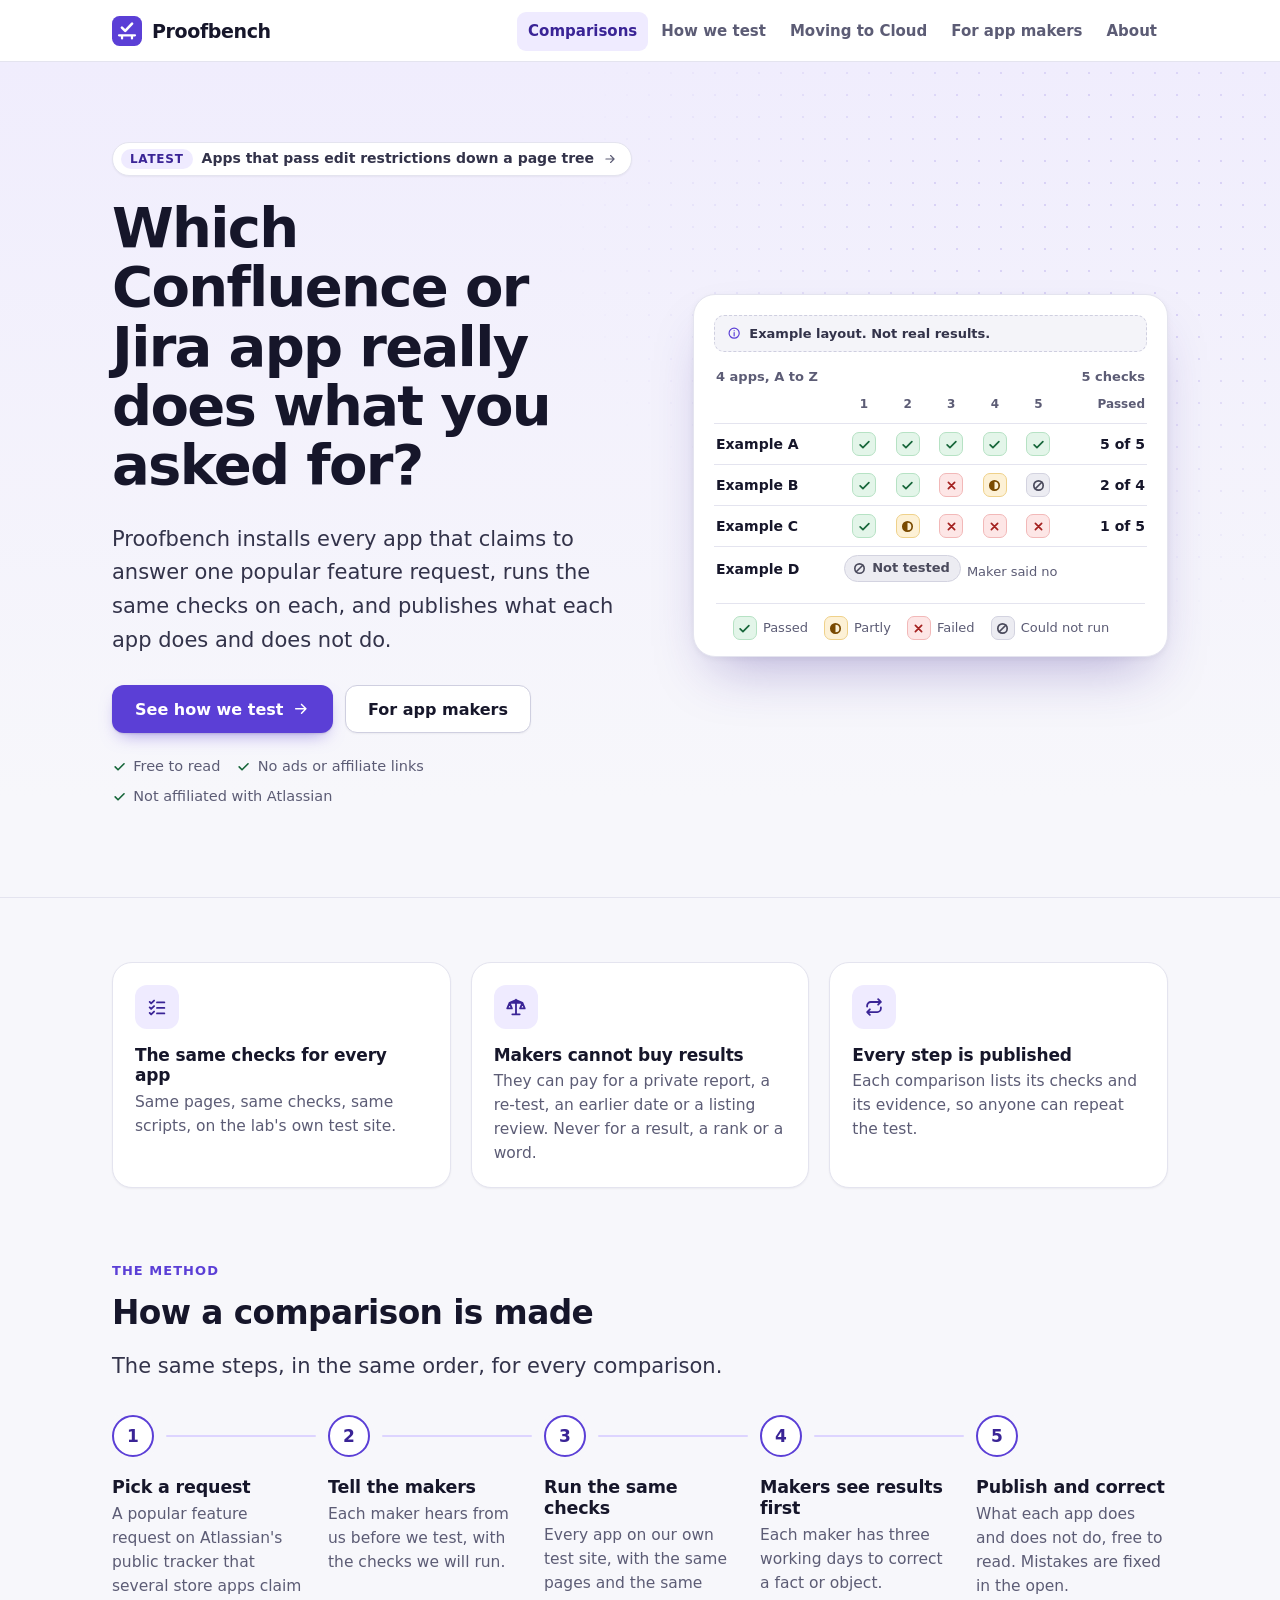
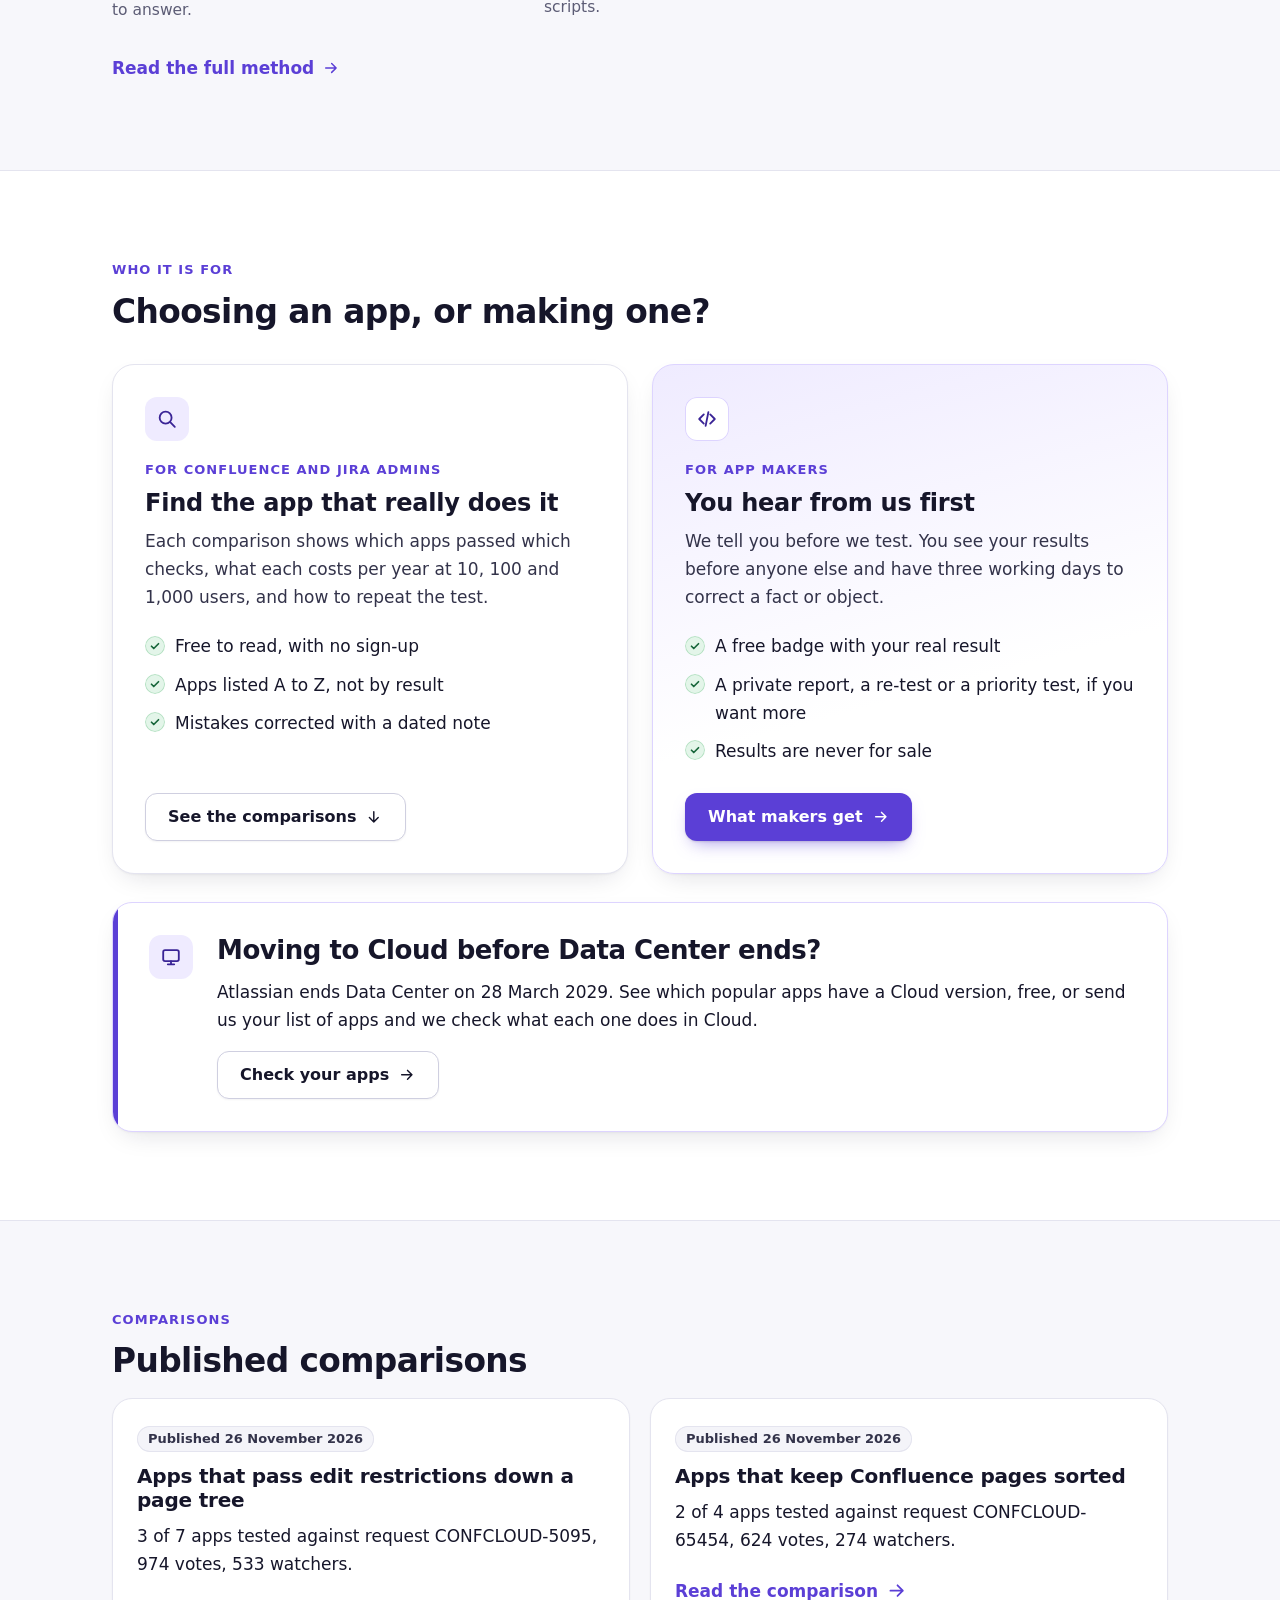
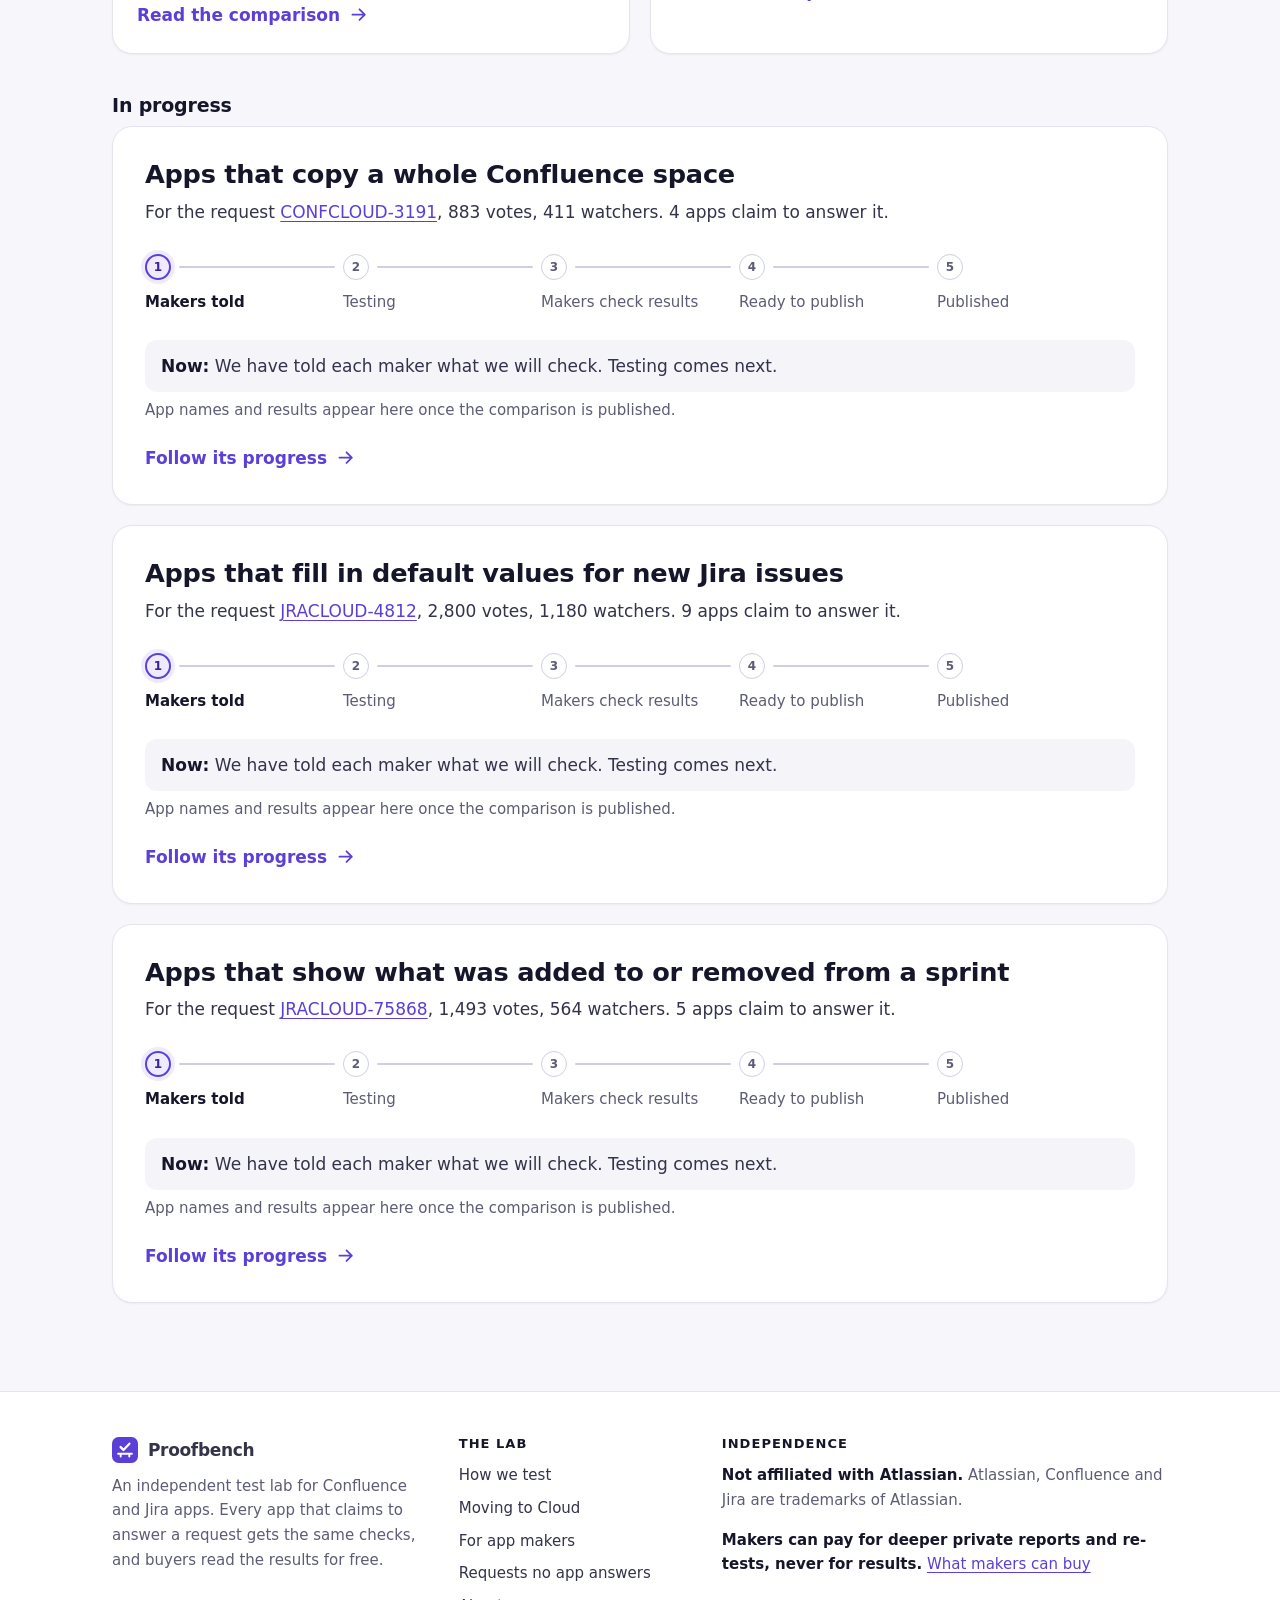
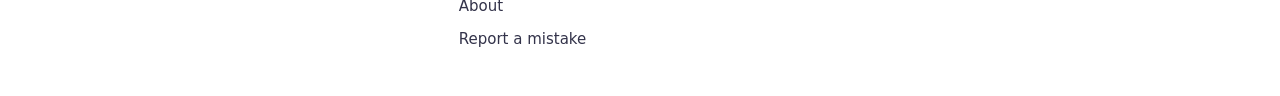
<file: index.html>
<!DOCTYPE html>
<html lang="en">
<head>
<meta charset="utf-8">
<meta name="viewport" content="width=device-width, initial-scale=1">
<meta name="color-scheme" content="light dark">
<meta name="theme-color" content="#f0edfd" media="(prefers-color-scheme: light)">
<meta name="theme-color" content="#15143a" media="(prefers-color-scheme: dark)">
<title>Proofbench: independent tests of Confluence and Jira apps</title>
<meta name="description" content="Proofbench tests every Confluence or Jira app that claims to answer one popular request, with the same checks, and publishes what each app does and does not do.">
<meta property="og:type" content="website">
<meta property="og:site_name" content="Proofbench">
<meta property="og:title" content="Proofbench: independent tests of Confluence and Jira apps">
<meta property="og:description" content="Proofbench tests every Confluence or Jira app that claims to answer one popular request, with the same checks, and publishes what each app does and does not do.">
<meta property="og:url" content="https://world-wide-nodes.github.io/App_Testing_Lab/">
<meta property="og:image" content="https://world-wide-nodes.github.io/App_Testing_Lab/assets/share-proofbench.png">
<meta property="og:image:width" content="1200">
<meta property="og:image:height" content="630">
<meta property="og:image:alt" content="Proofbench: which Confluence or Jira app really does what you asked for? The same checks for every app, and results are never for sale.">
<meta name="twitter:card" content="summary_large_image">
<meta name="twitter:image" content="https://world-wide-nodes.github.io/App_Testing_Lab/assets/share-proofbench.png">
<meta name="twitter:image:alt" content="Proofbench: which Confluence or Jira app really does what you asked for? The same checks for every app, and results are never for sale.">
<meta name="twitter:title" content="Proofbench: independent tests of Confluence and Jira apps">
<meta name="twitter:description" content="Proofbench tests every Confluence or Jira app that claims to answer one popular request, with the same checks, and publishes what each app does and does not do.">
<link rel="canonical" href="https://world-wide-nodes.github.io/App_Testing_Lab/">
<meta name="google-site-verification" content="ty6ygACPej_Ym1TWfnwm_BV6bVyAmsCLeqcyxPA3-FA">
<script type="application/ld+json">{"@context":"https://schema.org","@graph":[{"@type":"Organization","@id":"https://world-wide-nodes.github.io/App_Testing_Lab/#lab","name":"Proofbench","url":"https://world-wide-nodes.github.io/App_Testing_Lab/","email":"proofbench.lab@proton.me"},{"@type":"WebSite","@id":"https://world-wide-nodes.github.io/App_Testing_Lab/#site","name":"Proofbench","url":"https://world-wide-nodes.github.io/App_Testing_Lab/","description":"Proofbench tests every Confluence or Jira app that claims to answer one popular request, with the same checks, and publishes what each app does and does not do.","publisher":{"@id":"https://world-wide-nodes.github.io/App_Testing_Lab/#lab"}}]}</script>
<link rel="icon" href="assets/favicon.svg" type="image/svg+xml">
<link rel="stylesheet" href="assets/site.css?v=07ff1fd117">
</head>
<body>
<svg xmlns="http://www.w3.org/2000/svg" class="sprite" width="0" height="0" style="position:absolute;width:0;height:0;overflow:hidden" aria-hidden="true" focusable="false">
  <symbol id="i-pass" viewBox="0 0 24 24"><path d="M5 12.5l4.5 4.5L19 7.5"/></symbol>
  <symbol id="i-partial" viewBox="0 0 24 24"><circle cx="12" cy="12" r="7.5"/><path d="M12 4.5a7.5 7.5 0 0 0 0 15z" fill="currentColor" stroke="none"/></symbol>
  <symbol id="i-fail" viewBox="0 0 24 24"><path d="M7 7l10 10M17 7L7 17"/></symbol>
  <symbol id="i-na" viewBox="0 0 24 24"><circle cx="12" cy="12" r="7.5"/><path d="M6.8 17.2L17.2 6.8"/></symbol>
  <symbol id="i-dash" viewBox="0 0 24 24"><path d="M7 12h10"/></symbol>
  <symbol id="i-arrow" viewBox="0 0 24 24"><path d="M5 12h14M13 6l6 6-6 6"/></symbol>
  <symbol id="i-down" viewBox="0 0 24 24"><path d="M12 5v14M6 13l6 6 6-6"/></symbol>
  <symbol id="i-chevron" viewBox="0 0 24 24"><path d="M6 9l6 6 6-6"/></symbol>
  <symbol id="i-external" viewBox="0 0 24 24"><path d="M14 4.5h5.5V10M19.5 4.5L11 13M18 14v4.5a1.5 1.5 0 0 1-1.5 1.5h-11A1.5 1.5 0 0 1 4 18.5v-11A1.5 1.5 0 0 1 5.5 6H10"/></symbol>
  <symbol id="i-info" viewBox="0 0 24 24"><circle cx="12" cy="12" r="8.5"/><path d="M12 11v5.5M12 7.8v.2"/></symbol>
  <symbol id="i-mail" viewBox="0 0 24 24"><rect x="3.5" y="5.5" width="17" height="13" rx="2"/><path d="M4 7.5l8 5.5 8-5.5"/></symbol>
  <symbol id="i-checklist" viewBox="0 0 24 24"><path d="M4 6.5l1.6 1.6L8.8 5M4 12.5l1.6 1.6 3.2-3.1M4 18.5l1.6 1.6 3.2-3.1M12 7h8M12 13h8M12 19h8"/></symbol>
  <symbol id="i-scale" viewBox="0 0 24 24"><path d="M12 4v16M8 20h8M5 7.5h14M12 4.5l-7 3M12 4.5l7 3M5 7.5l-2.5 6h5zM19 7.5l-2.5 6h5z"/></symbol>
  <symbol id="i-repeat" viewBox="0 0 24 24"><path d="M16.5 3.5l3 3-3 3M4.5 11.5v-1a4 4 0 0 1 4-4h11M7.5 20.5l-3-3 3-3M19.5 12.5v1a4 4 0 0 1-4 4h-11"/></symbol>
  <symbol id="i-search" viewBox="0 0 24 24"><circle cx="10.5" cy="10.5" r="6.5"/><path d="M15.5 15.5l5 5"/></symbol>
  <symbol id="i-code" viewBox="0 0 24 24"><path d="M8.5 7l-5 5 5 5M15.5 7l5 5-5 5M13.5 4.5l-3 15"/></symbol>
  <symbol id="i-eye" viewBox="0 0 24 24"><path d="M2.5 12S6 5.5 12 5.5 21.5 12 21.5 12 18 18.5 12 18.5 2.5 12 2.5 12z"/><circle cx="12" cy="12" r="3"/></symbol>
  <symbol id="i-reply" viewBox="0 0 24 24"><path d="M5.5 19.5v-3.5h-1A1.5 1.5 0 0 1 3 14.5v-9A1.5 1.5 0 0 1 4.5 4h15A1.5 1.5 0 0 1 21 5.5v9a1.5 1.5 0 0 1-1.5 1.5H9.5z"/><path d="M7.5 8.5h9M7.5 12h6"/></symbol>
  <symbol id="i-badge" viewBox="0 0 24 24"><circle cx="12" cy="9" r="5.5"/><path d="M8.6 13.3L7.5 20.5l4.5-2.4 4.5 2.4-1.1-7.2"/></symbol>
  <symbol id="i-check-circle" viewBox="0 0 24 24"><circle cx="12" cy="12" r="8.5"/><path d="M8.3 12.3l2.6 2.6 4.9-5.3"/></symbol>
  <symbol id="i-report" viewBox="0 0 24 24"><path d="M14 3.5H7A1.5 1.5 0 0 0 5.5 5v14A1.5 1.5 0 0 0 7 20.5h10a1.5 1.5 0 0 0 1.5-1.5V8z"/><path d="M14 3.5V8h4.5M9 12.5h6M9 16h6"/></symbol>
  <symbol id="i-retest" viewBox="0 0 24 24"><path d="M19.5 12a7.5 7.5 0 1 1-2.3-5.4M19.5 4.5V9H15"/><path d="M9 12.3l2 2 4-4.3"/></symbol>
  <symbol id="i-calendar" viewBox="0 0 24 24"><rect x="4" y="5.5" width="16" height="14.5" rx="2"/><path d="M4 10h16M8.5 3.5v4M15.5 3.5v4M12 13v4M10 15h4"/></symbol>
  <symbol id="i-site" viewBox="0 0 24 24"><rect x="3.5" y="4.5" width="17" height="12" rx="2"/><path d="M8.5 20h7M12 16.5V20"/></symbol>
  <symbol id="i-flag" viewBox="0 0 24 24"><path d="M5.5 21V4.5M5.5 5h11l-2.5 4 2.5 4h-11"/></symbol>
</svg>
<a class="skip" href="#main">Skip to the content</a>
<header class="top">
  <div class="wrap top-row">
    <a class="brand" href=""><svg class="brand-mark" width="28" height="28" viewBox="0 0 32 32" aria-hidden="true" focusable="false"><rect class="brand-tile" width="32" height="32" rx="8"/><g fill="none" stroke="#fff" stroke-linecap="round" stroke-linejoin="round"><path stroke-width="2.8" d="M10.6 12.4l3.5 3.5 7.3-7.7"/><path stroke-width="2.4" d="M7.5 20.6h17M10.7 20.6v3.3M21.3 20.6v3.3"/></g></svg><span>Proofbench</span></a>
    <nav class="site-nav" aria-label="Main">
      <ul class="nav">
        <li><a href="" aria-current="page">Comparisons</a></li>
        <li><a href="method/"><span class="nav-long">How we test</span><span class="nav-short" aria-hidden="true">Method</span></a></li>
        <li><a href="moving-to-cloud/"><span class="nav-long">Moving to Cloud</span><span class="nav-short" aria-hidden="true">Cloud</span></a></li>
        <li><a href="makers/"><span class="nav-long">For app makers</span><span class="nav-short" aria-hidden="true">Makers</span></a></li>
        <li><a href="about/">About</a></li>
      </ul>
    </nav>
  </div>
</header>
<main id="main">
<section class="hero" aria-labelledby="hero-title">
  <div class="wrap hero-grid">
    <div>
      <a class="chip" href="c/edit-inheritance/"><span class="chip-label">Latest</span>Apps that pass edit restrictions down a page tree<svg class="icon" width="20" height="20" aria-hidden="true"><use href="#i-arrow"/></svg></a>
      <h1 id="hero-title">Which Confluence or Jira app really does what you asked for?</h1>
      <p class="lead">Proofbench installs every app that claims to answer one popular feature request, runs the same checks on each, and publishes what each app does and does not do.</p>
      <div class="btn-row">
        <a class="btn btn-primary" href="method/">See how we test <svg class="icon" width="20" height="20" aria-hidden="true"><use href="#i-arrow"/></svg></a>
        <a class="btn btn-secondary" href="makers/">For app makers</a>
      </div>
      <ul class="hero-fine">
        <li><svg class="icon" width="20" height="20" aria-hidden="true"><use href="#i-pass"/></svg>Free to read</li>
        <li><svg class="icon" width="20" height="20" aria-hidden="true"><use href="#i-pass"/></svg>No ads or affiliate links</li>
        <li><svg class="icon" width="20" height="20" aria-hidden="true"><use href="#i-pass"/></svg>Not affiliated with Atlassian</li>
      </ul>
    </div>
    <figure class="demo" aria-labelledby="demo-label">
      <figcaption class="demo-label" id="demo-label"><svg class="icon" width="20" height="20" aria-hidden="true"><use href="#i-info"/></svg>Example layout. Not real results.</figcaption>
      <p class="demo-title"><span>4 apps, A to Z</span><span>5 checks</span></p>
      <table class="demo-table">
        <thead><tr><th scope="col"><span class="sr-only">App</span></th><th scope="col"><span class="sr-only">Check </span>1</th><th scope="col"><span class="sr-only">Check </span>2</th><th scope="col"><span class="sr-only">Check </span>3</th><th scope="col"><span class="sr-only">Check </span>4</th><th scope="col"><span class="sr-only">Check </span>5</th><th scope="col" class="demo-score">Passed</th></tr></thead>
        <tbody>
          <tr><th scope="row">Example A</th><td><span class="mark mark-pass" role="img" aria-label="Passed"><svg class="icon" width="20" height="20" aria-hidden="true"><use href="#i-pass"/></svg></span></td><td><span class="mark mark-pass" role="img" aria-label="Passed"><svg class="icon" width="20" height="20" aria-hidden="true"><use href="#i-pass"/></svg></span></td><td><span class="mark mark-pass" role="img" aria-label="Passed"><svg class="icon" width="20" height="20" aria-hidden="true"><use href="#i-pass"/></svg></span></td><td><span class="mark mark-pass" role="img" aria-label="Passed"><svg class="icon" width="20" height="20" aria-hidden="true"><use href="#i-pass"/></svg></span></td><td><span class="mark mark-pass" role="img" aria-label="Passed"><svg class="icon" width="20" height="20" aria-hidden="true"><use href="#i-pass"/></svg></span></td><td class="demo-score">5 of 5</td></tr>
          <tr><th scope="row">Example B</th><td><span class="mark mark-pass" role="img" aria-label="Passed"><svg class="icon" width="20" height="20" aria-hidden="true"><use href="#i-pass"/></svg></span></td><td><span class="mark mark-pass" role="img" aria-label="Passed"><svg class="icon" width="20" height="20" aria-hidden="true"><use href="#i-pass"/></svg></span></td><td><span class="mark mark-fail" role="img" aria-label="Failed"><svg class="icon" width="20" height="20" aria-hidden="true"><use href="#i-fail"/></svg></span></td><td><span class="mark mark-partial" role="img" aria-label="Partly"><svg class="icon" width="20" height="20" aria-hidden="true"><use href="#i-partial"/></svg></span></td><td><span class="mark mark-na" role="img" aria-label="Could not run"><svg class="icon" width="20" height="20" aria-hidden="true"><use href="#i-na"/></svg></span></td><td class="demo-score">2 of 4</td></tr>
          <tr><th scope="row">Example C</th><td><span class="mark mark-pass" role="img" aria-label="Passed"><svg class="icon" width="20" height="20" aria-hidden="true"><use href="#i-pass"/></svg></span></td><td><span class="mark mark-partial" role="img" aria-label="Partly"><svg class="icon" width="20" height="20" aria-hidden="true"><use href="#i-partial"/></svg></span></td><td><span class="mark mark-fail" role="img" aria-label="Failed"><svg class="icon" width="20" height="20" aria-hidden="true"><use href="#i-fail"/></svg></span></td><td><span class="mark mark-fail" role="img" aria-label="Failed"><svg class="icon" width="20" height="20" aria-hidden="true"><use href="#i-fail"/></svg></span></td><td><span class="mark mark-fail" role="img" aria-label="Failed"><svg class="icon" width="20" height="20" aria-hidden="true"><use href="#i-fail"/></svg></span></td><td class="demo-score">1 of 5</td></tr>
          <tr><th scope="row">Example D</th><td class="demo-untested" colspan="6"><span class="pill pill-na"><svg class="icon" width="20" height="20" aria-hidden="true"><use href="#i-na"/></svg><span class="word">Not tested</span></span><span class="demo-why">Maker said no</span></td></tr>
        </tbody>
      </table>
      <ul class="legend-inline" aria-hidden="true"><li><span class="mark mark-pass" aria-hidden="true"><svg class="icon" width="20" height="20" aria-hidden="true"><use href="#i-pass"/></svg></span>Passed</li><li><span class="mark mark-partial" aria-hidden="true"><svg class="icon" width="20" height="20" aria-hidden="true"><use href="#i-partial"/></svg></span>Partly</li><li><span class="mark mark-fail" aria-hidden="true"><svg class="icon" width="20" height="20" aria-hidden="true"><use href="#i-fail"/></svg></span>Failed</li><li><span class="mark mark-na" aria-hidden="true"><svg class="icon" width="20" height="20" aria-hidden="true"><use href="#i-na"/></svg></span>Could not run</li></ul>
    </figure>
  </div>
</section>

<section class="section section-first" aria-labelledby="trust-title">
  <div class="wrap">
    <h2 id="trust-title" class="sr-only">Why you can trust the results</h2>
    <ul class="trust">
      <li>
        <span class="icon-tile"><svg class="icon" width="20" height="20" aria-hidden="true"><use href="#i-checklist"/></svg></span>
        <div><h3>The same checks for every app</h3><p>Same pages, same checks, same scripts, on the lab's own test site.</p></div>
      </li>
      <li>
        <span class="icon-tile"><svg class="icon" width="20" height="20" aria-hidden="true"><use href="#i-scale"/></svg></span>
        <div><h3>Makers cannot buy results</h3><p>They can pay for a private report, a <span class="nowrap">re-test,</span> an earlier date or a listing review. Never for a result, a rank or a word.</p></div>
      </li>
      <li>
        <span class="icon-tile"><svg class="icon" width="20" height="20" aria-hidden="true"><use href="#i-repeat"/></svg></span>
        <div><h3>Every step is published</h3><p>Each comparison lists its checks and its evidence, so anyone can repeat the test.</p></div>
      </li>
    </ul>

    <div class="block">
      <div class="section-head">
        <p class="kicker">The method</p>
        <h2 id="how-title">How a comparison is made</h2>
        <p class="lead">The same steps, in the same order, for every comparison.</p>
      </div>
      <ol class="timeline" role="list" aria-labelledby="how-title">
        <li><h3>Pick a request</h3><p>A popular feature request on Atlassian's public tracker that several store apps claim to answer.</p></li>
        <li><h3>Tell the makers</h3><p>Each maker hears from us before we test, with the checks we will run.</p></li>
        <li><h3>Run the same checks</h3><p>Every app on our own test site, with the same pages and the same scripts.</p></li>
        <li><h3>Makers see results first</h3><p>Each maker has three working days to correct a fact or object.</p></li>
        <li><h3>Publish and correct</h3><p>What each app does and does not do, free to read. Mistakes are fixed in the open.</p></li>
      </ol>
      <a class="more-link" href="method/">Read the full method <svg class="icon" width="20" height="20" aria-hidden="true"><use href="#i-arrow"/></svg></a>
    </div>
  </div>
</section>

<section class="section section-alt" aria-labelledby="who-title">
  <div class="wrap">
    <div class="section-head">
      <p class="kicker">Who it is for</p>
      <h2 id="who-title">Choosing an app, or making one?</h2>
    </div>
    <div class="audiences">
      <article class="aud">
        <span class="icon-tile"><svg class="icon" width="20" height="20" aria-hidden="true"><use href="#i-search"/></svg></span>
        <p class="kicker">For Confluence and Jira admins</p>
        <h3>Find the app that really does it</h3>
        <p>Each comparison shows which apps passed which checks, what each costs per year at 10, 100 and 1,000 users, and how to repeat the test.</p>
        <ul class="ticks">
          <li>Free to read, with no sign-up</li>
          <li>Apps listed A to Z, not by result</li>
          <li>Mistakes corrected with a dated note</li>
        </ul>
        <a class="btn btn-secondary" href="#comparisons">See the comparisons <svg class="icon" width="20" height="20" aria-hidden="true"><use href="#i-down"/></svg></a>
      </article>
      <article class="aud aud-makers">
        <span class="icon-tile"><svg class="icon" width="20" height="20" aria-hidden="true"><use href="#i-code"/></svg></span>
        <p class="kicker">For app makers</p>
        <h3>You hear from us first</h3>
        <p>We tell you before we test. You see your results before anyone else and have three working days to correct a fact or object.</p>
        <ul class="ticks">
          <li>A free badge with your real result</li>
          <li>A private report, a re-test or a priority test, if you want more</li>
          <li>Results are never for sale</li>
        </ul>
        <a class="btn btn-primary" href="makers/">What makers get <svg class="icon" width="20" height="20" aria-hidden="true"><use href="#i-arrow"/></svg></a>
      </article>
    </div>
    <aside class="callout cloud-callout" aria-labelledby="cloud-title">
      <span class="icon-tile"><svg class="icon" width="20" height="20" aria-hidden="true"><use href="#i-site"/></svg></span>
      <div>
        <h2 id="cloud-title">Moving to Cloud before Data Center ends?</h2>
        <p>Atlassian ends Data Center on 28 March 2029. See which popular apps have a Cloud version, free, or send us your list of apps and we check what each one does in Cloud.</p>
        <a class="btn btn-secondary" href="moving-to-cloud/">Check your apps <svg class="icon" width="20" height="20" aria-hidden="true"><use href="#i-arrow"/></svg></a>
      </div>
    </aside>
  </div>
</section>

<section id="comparisons" class="section" aria-labelledby="comparisons-title">
  <div class="wrap">
    <p class="kicker">Comparisons</p>
    <h2 id="comparisons-title">Published comparisons</h2>
    <ul class="cards cards-published">
      <li class="card card-published">
        <p class="tag tag-published">Published 26 November 2026</p>
        <h3><a href="c/edit-inheritance/">Apps that pass edit restrictions down a page tree</a></h3>
        <p>3 of 7 apps tested against request CONFCLOUD-5095, 974 votes, 533 watchers.</p>
        <p class="card-cta" aria-hidden="true">Read the comparison <svg class="icon" width="20" height="20" aria-hidden="true"><use href="#i-arrow"/></svg></p>
      </li>
      <li class="card card-published">
        <p class="tag tag-published">Published 26 November 2026</p>
        <h3><a href="c/sort-pages/">Apps that keep Confluence pages sorted</a></h3>
        <p>2 of 4 apps tested against request CONFCLOUD-65454, 624 votes, 274 watchers.</p>
        <p class="card-cta" aria-hidden="true">Read the comparison <svg class="icon" width="20" height="20" aria-hidden="true"><use href="#i-arrow"/></svg></p>
      </li>
    </ul>
    <h3>In progress</h3>
    <ul class="cards">
      <li class="card card-progress card-linked">
        <h3><a href="c/copy-space/">Apps that copy a whole Confluence space</a></h3>
        <p class="request">For the request <a href="https://jira.atlassian.com/browse/CONFCLOUD-3191" rel="nofollow noopener">CONFCLOUD-3191</a>, 883 votes, 411 watchers. 4 apps claim to answer it.</p>
        <ol class="stages" role="list" aria-label="Stage"><li class="stage stage-now" aria-current="step">Makers told</li><li class="stage stage-next">Testing</li><li class="stage stage-next">Makers check results</li><li class="stage stage-next">Ready to publish</li><li class="stage stage-next">Published</li></ol>
        <p class="progress-now"><strong>Now:</strong> We have told each maker what we will check. Testing comes next.</p>
        <p class="note">App names and results appear here once the comparison is published.</p>
        <p class="card-cta" aria-hidden="true">Follow its progress <svg class="icon" width="20" height="20" aria-hidden="true"><use href="#i-arrow"/></svg></p>
      </li>
      <li class="card card-progress card-linked">
        <h3><a href="c/default-values/">Apps that fill in default values for new Jira issues</a></h3>
        <p class="request">For the request <a href="https://jira.atlassian.com/browse/JRACLOUD-4812" rel="nofollow noopener">JRACLOUD-4812</a>, 2,800 votes, 1,180 watchers. 9 apps claim to answer it.</p>
        <ol class="stages" role="list" aria-label="Stage"><li class="stage stage-now" aria-current="step">Makers told</li><li class="stage stage-next">Testing</li><li class="stage stage-next">Makers check results</li><li class="stage stage-next">Ready to publish</li><li class="stage stage-next">Published</li></ol>
        <p class="progress-now"><strong>Now:</strong> We have told each maker what we will check. Testing comes next.</p>
        <p class="note">App names and results appear here once the comparison is published.</p>
        <p class="card-cta" aria-hidden="true">Follow its progress <svg class="icon" width="20" height="20" aria-hidden="true"><use href="#i-arrow"/></svg></p>
      </li>
      <li class="card card-progress card-linked">
        <h3><a href="c/sprint-scope/">Apps that show what was added to or removed from a sprint</a></h3>
        <p class="request">For the request <a href="https://jira.atlassian.com/browse/JRACLOUD-75868" rel="nofollow noopener">JRACLOUD-75868</a>, 1,493 votes, 564 watchers. 5 apps claim to answer it.</p>
        <ol class="stages" role="list" aria-label="Stage"><li class="stage stage-now" aria-current="step">Makers told</li><li class="stage stage-next">Testing</li><li class="stage stage-next">Makers check results</li><li class="stage stage-next">Ready to publish</li><li class="stage stage-next">Published</li></ol>
        <p class="progress-now"><strong>Now:</strong> We have told each maker what we will check. Testing comes next.</p>
        <p class="note">App names and results appear here once the comparison is published.</p>
        <p class="card-cta" aria-hidden="true">Follow its progress <svg class="icon" width="20" height="20" aria-hidden="true"><use href="#i-arrow"/></svg></p>
      </li>
    </ul>
  </div>
</section>

</main>
<footer class="foot">
  <div class="wrap foot-grid">
    <div>
      <a class="brand" href=""><svg class="brand-mark" width="28" height="28" viewBox="0 0 32 32" aria-hidden="true" focusable="false"><rect class="brand-tile" width="32" height="32" rx="8"/><g fill="none" stroke="#fff" stroke-linecap="round" stroke-linejoin="round"><path stroke-width="2.8" d="M10.6 12.4l3.5 3.5 7.3-7.7"/><path stroke-width="2.4" d="M7.5 20.6h17M10.7 20.6v3.3M21.3 20.6v3.3"/></g></svg><span>Proofbench</span></a>
      <p>An independent test lab for Confluence and Jira apps. Every app that claims to answer a request gets the same checks, and buyers read the results for free.</p>
    </div>
    <div>
      <h2>The lab</h2>
      <ul>
        <li><a href="method/">How we test</a></li>
        <li><a href="moving-to-cloud/">Moving to Cloud</a></li>
        <li><a href="makers/">For app makers</a></li>
        <li><a href="requests/">Requests no app answers</a></li>
        <li><a href="about/">About</a></li>
        <li><a href="about/#report">Report a mistake</a></li>
      </ul>
    </div>
    <div>
      <h2>Independence</h2>
      <p><strong>Not affiliated with Atlassian.</strong> Atlassian, Confluence and Jira are trademarks of Atlassian.</p>
      <p><strong>Makers can pay for deeper private reports and re-tests, never for results.</strong>
        <a href="makers/">What makers can buy</a></p>
    </div>
  </div>
</footer>
</body>
</html>
</file>
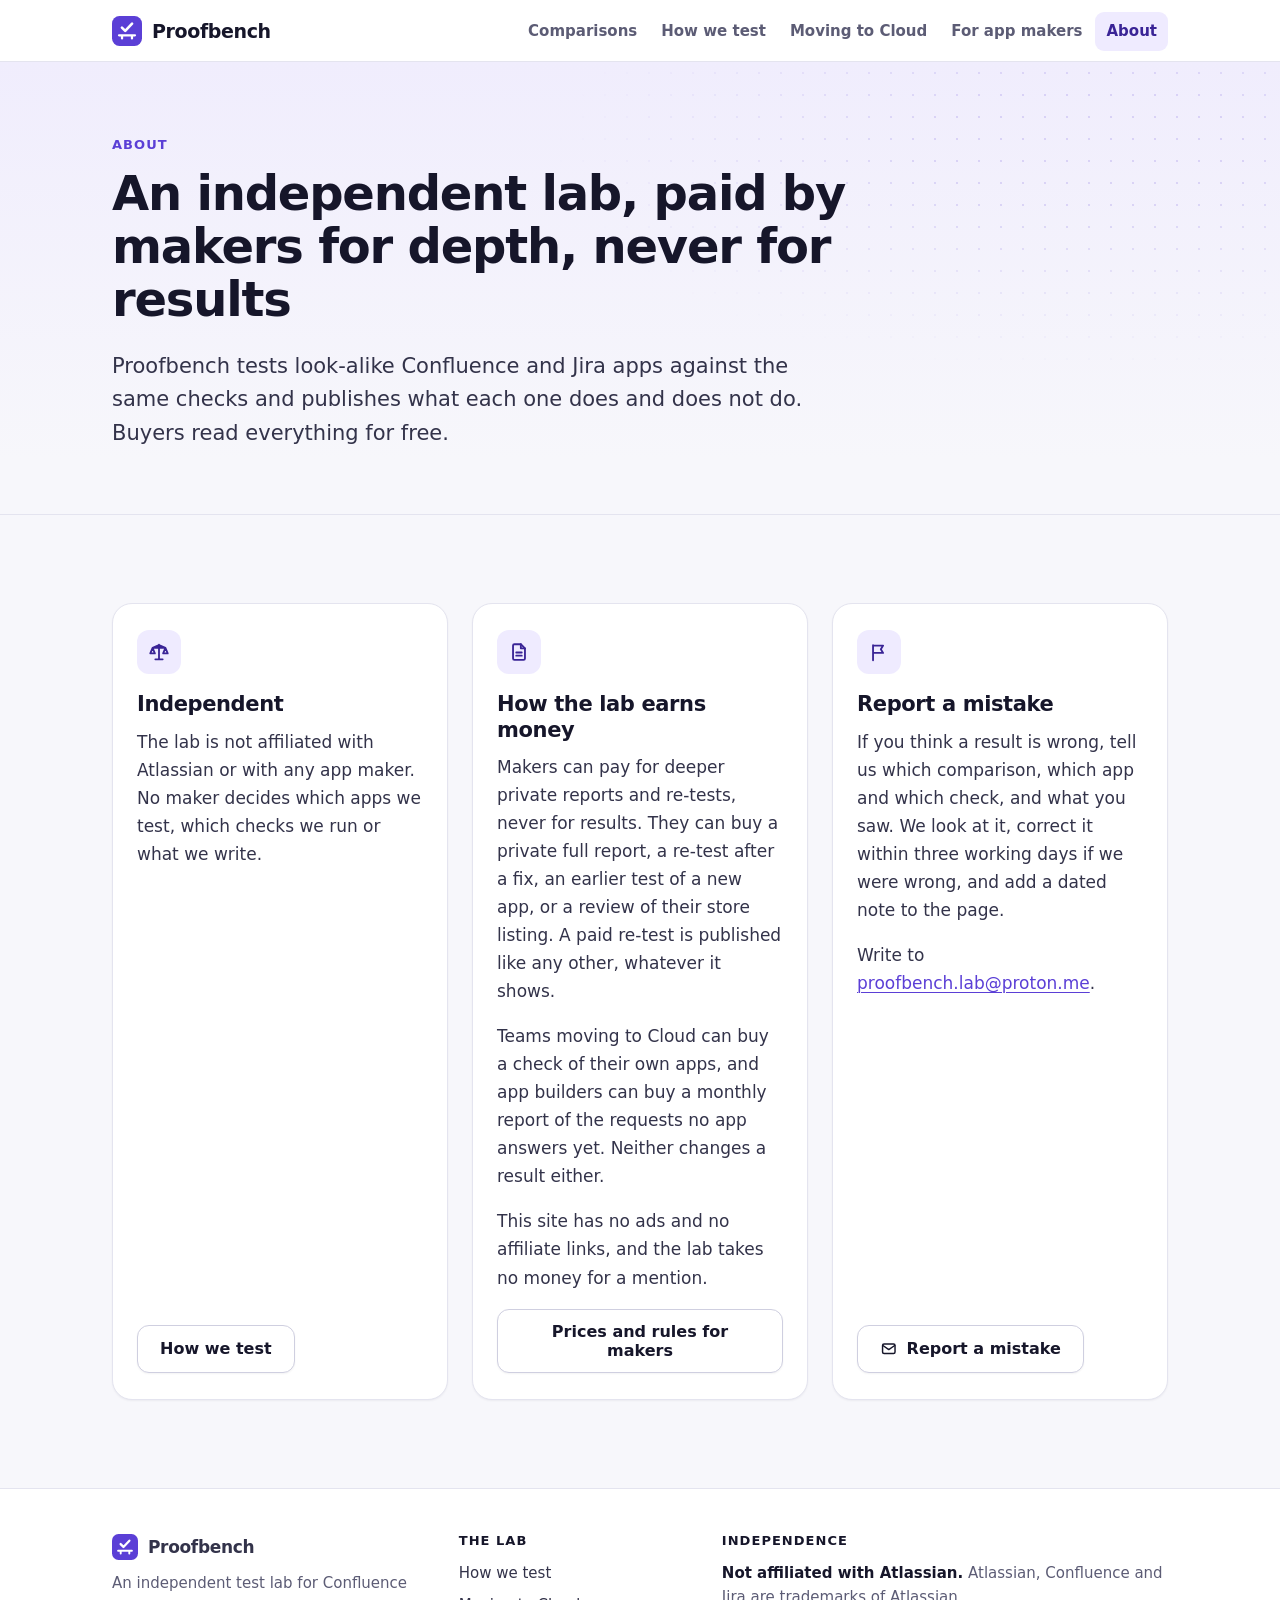
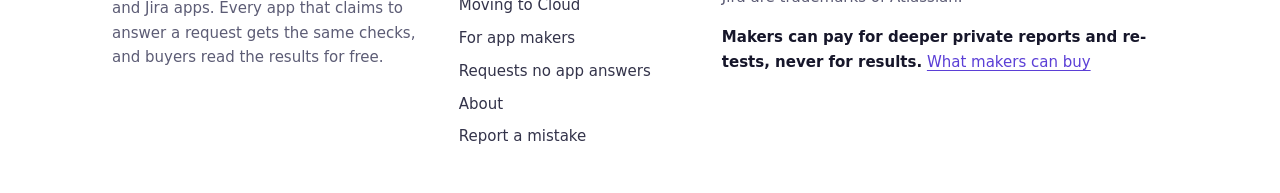
<file: about/index.html>
<!DOCTYPE html>
<html lang="en">
<head>
<meta charset="utf-8">
<meta name="viewport" content="width=device-width, initial-scale=1">
<meta name="color-scheme" content="light dark">
<meta name="theme-color" content="#f0edfd" media="(prefers-color-scheme: light)">
<meta name="theme-color" content="#15143a" media="(prefers-color-scheme: dark)">
<title>About · Proofbench</title>
<meta name="description" content="Who runs the lab, how it earns money and how to report a mistake.">
<meta property="og:type" content="website">
<meta property="og:site_name" content="Proofbench">
<meta property="og:title" content="About">
<meta property="og:description" content="Who runs the lab, how it earns money and how to report a mistake.">
<meta property="og:url" content="https://world-wide-nodes.github.io/App_Testing_Lab/about/">
<meta property="og:image" content="https://world-wide-nodes.github.io/App_Testing_Lab/assets/share-proofbench.png">
<meta property="og:image:width" content="1200">
<meta property="og:image:height" content="630">
<meta property="og:image:alt" content="Proofbench: which Confluence or Jira app really does what you asked for? The same checks for every app, and results are never for sale.">
<meta name="twitter:card" content="summary_large_image">
<meta name="twitter:image" content="https://world-wide-nodes.github.io/App_Testing_Lab/assets/share-proofbench.png">
<meta name="twitter:image:alt" content="Proofbench: which Confluence or Jira app really does what you asked for? The same checks for every app, and results are never for sale.">
<meta name="twitter:title" content="About">
<meta name="twitter:description" content="Who runs the lab, how it earns money and how to report a mistake.">
<link rel="canonical" href="https://world-wide-nodes.github.io/App_Testing_Lab/about/">
<link rel="icon" href="../assets/favicon.svg" type="image/svg+xml">
<link rel="stylesheet" href="../assets/site.css?v=07ff1fd117">
</head>
<body>
<svg xmlns="http://www.w3.org/2000/svg" class="sprite" width="0" height="0" style="position:absolute;width:0;height:0;overflow:hidden" aria-hidden="true" focusable="false">
  <symbol id="i-pass" viewBox="0 0 24 24"><path d="M5 12.5l4.5 4.5L19 7.5"/></symbol>
  <symbol id="i-partial" viewBox="0 0 24 24"><circle cx="12" cy="12" r="7.5"/><path d="M12 4.5a7.5 7.5 0 0 0 0 15z" fill="currentColor" stroke="none"/></symbol>
  <symbol id="i-fail" viewBox="0 0 24 24"><path d="M7 7l10 10M17 7L7 17"/></symbol>
  <symbol id="i-na" viewBox="0 0 24 24"><circle cx="12" cy="12" r="7.5"/><path d="M6.8 17.2L17.2 6.8"/></symbol>
  <symbol id="i-dash" viewBox="0 0 24 24"><path d="M7 12h10"/></symbol>
  <symbol id="i-arrow" viewBox="0 0 24 24"><path d="M5 12h14M13 6l6 6-6 6"/></symbol>
  <symbol id="i-down" viewBox="0 0 24 24"><path d="M12 5v14M6 13l6 6 6-6"/></symbol>
  <symbol id="i-chevron" viewBox="0 0 24 24"><path d="M6 9l6 6 6-6"/></symbol>
  <symbol id="i-external" viewBox="0 0 24 24"><path d="M14 4.5h5.5V10M19.5 4.5L11 13M18 14v4.5a1.5 1.5 0 0 1-1.5 1.5h-11A1.5 1.5 0 0 1 4 18.5v-11A1.5 1.5 0 0 1 5.5 6H10"/></symbol>
  <symbol id="i-info" viewBox="0 0 24 24"><circle cx="12" cy="12" r="8.5"/><path d="M12 11v5.5M12 7.8v.2"/></symbol>
  <symbol id="i-mail" viewBox="0 0 24 24"><rect x="3.5" y="5.5" width="17" height="13" rx="2"/><path d="M4 7.5l8 5.5 8-5.5"/></symbol>
  <symbol id="i-checklist" viewBox="0 0 24 24"><path d="M4 6.5l1.6 1.6L8.8 5M4 12.5l1.6 1.6 3.2-3.1M4 18.5l1.6 1.6 3.2-3.1M12 7h8M12 13h8M12 19h8"/></symbol>
  <symbol id="i-scale" viewBox="0 0 24 24"><path d="M12 4v16M8 20h8M5 7.5h14M12 4.5l-7 3M12 4.5l7 3M5 7.5l-2.5 6h5zM19 7.5l-2.5 6h5z"/></symbol>
  <symbol id="i-repeat" viewBox="0 0 24 24"><path d="M16.5 3.5l3 3-3 3M4.5 11.5v-1a4 4 0 0 1 4-4h11M7.5 20.5l-3-3 3-3M19.5 12.5v1a4 4 0 0 1-4 4h-11"/></symbol>
  <symbol id="i-search" viewBox="0 0 24 24"><circle cx="10.5" cy="10.5" r="6.5"/><path d="M15.5 15.5l5 5"/></symbol>
  <symbol id="i-code" viewBox="0 0 24 24"><path d="M8.5 7l-5 5 5 5M15.5 7l5 5-5 5M13.5 4.5l-3 15"/></symbol>
  <symbol id="i-eye" viewBox="0 0 24 24"><path d="M2.5 12S6 5.5 12 5.5 21.5 12 21.5 12 18 18.5 12 18.5 2.5 12 2.5 12z"/><circle cx="12" cy="12" r="3"/></symbol>
  <symbol id="i-reply" viewBox="0 0 24 24"><path d="M5.5 19.5v-3.5h-1A1.5 1.5 0 0 1 3 14.5v-9A1.5 1.5 0 0 1 4.5 4h15A1.5 1.5 0 0 1 21 5.5v9a1.5 1.5 0 0 1-1.5 1.5H9.5z"/><path d="M7.5 8.5h9M7.5 12h6"/></symbol>
  <symbol id="i-badge" viewBox="0 0 24 24"><circle cx="12" cy="9" r="5.5"/><path d="M8.6 13.3L7.5 20.5l4.5-2.4 4.5 2.4-1.1-7.2"/></symbol>
  <symbol id="i-check-circle" viewBox="0 0 24 24"><circle cx="12" cy="12" r="8.5"/><path d="M8.3 12.3l2.6 2.6 4.9-5.3"/></symbol>
  <symbol id="i-report" viewBox="0 0 24 24"><path d="M14 3.5H7A1.5 1.5 0 0 0 5.5 5v14A1.5 1.5 0 0 0 7 20.5h10a1.5 1.5 0 0 0 1.5-1.5V8z"/><path d="M14 3.5V8h4.5M9 12.5h6M9 16h6"/></symbol>
  <symbol id="i-retest" viewBox="0 0 24 24"><path d="M19.5 12a7.5 7.5 0 1 1-2.3-5.4M19.5 4.5V9H15"/><path d="M9 12.3l2 2 4-4.3"/></symbol>
  <symbol id="i-calendar" viewBox="0 0 24 24"><rect x="4" y="5.5" width="16" height="14.5" rx="2"/><path d="M4 10h16M8.5 3.5v4M15.5 3.5v4M12 13v4M10 15h4"/></symbol>
  <symbol id="i-site" viewBox="0 0 24 24"><rect x="3.5" y="4.5" width="17" height="12" rx="2"/><path d="M8.5 20h7M12 16.5V20"/></symbol>
  <symbol id="i-flag" viewBox="0 0 24 24"><path d="M5.5 21V4.5M5.5 5h11l-2.5 4 2.5 4h-11"/></symbol>
</svg>
<a class="skip" href="#main">Skip to the content</a>
<header class="top">
  <div class="wrap top-row">
    <a class="brand" href="../"><svg class="brand-mark" width="28" height="28" viewBox="0 0 32 32" aria-hidden="true" focusable="false"><rect class="brand-tile" width="32" height="32" rx="8"/><g fill="none" stroke="#fff" stroke-linecap="round" stroke-linejoin="round"><path stroke-width="2.8" d="M10.6 12.4l3.5 3.5 7.3-7.7"/><path stroke-width="2.4" d="M7.5 20.6h17M10.7 20.6v3.3M21.3 20.6v3.3"/></g></svg><span>Proofbench</span></a>
    <nav class="site-nav" aria-label="Main">
      <ul class="nav">
        <li><a href="../">Comparisons</a></li>
        <li><a href="../method/"><span class="nav-long">How we test</span><span class="nav-short" aria-hidden="true">Method</span></a></li>
        <li><a href="../moving-to-cloud/"><span class="nav-long">Moving to Cloud</span><span class="nav-short" aria-hidden="true">Cloud</span></a></li>
        <li><a href="../makers/"><span class="nav-long">For app makers</span><span class="nav-short" aria-hidden="true">Makers</span></a></li>
        <li><a href="../about/" aria-current="page">About</a></li>
      </ul>
    </nav>
  </div>
</header>
<main id="main">
<header class="page-head">
  <div class="wrap">
    <p class="kicker">About</p>
    <h1>An independent lab, paid by makers for depth, never for results</h1>
    <p class="lead">Proofbench tests look-alike Confluence and Jira apps against the same checks and publishes what each one does and does not do. Buyers read everything for free.</p>
  </div>
</header>

<section class="section">
  <div class="wrap about-grid">
    <section class="about-card" aria-labelledby="independent-title">
      <span class="icon-tile"><svg class="icon" width="20" height="20" aria-hidden="true"><use href="#i-scale"/></svg></span>
      <h2 id="independent-title">Independent</h2>
      <p>The lab is not affiliated with Atlassian or with any app maker. No maker decides which apps we test, which checks we run or what we write.</p>
      <a class="btn btn-secondary" href="../method/">How we test</a>
    </section>

    <section class="about-card" aria-labelledby="money-title">
      <span class="icon-tile"><svg class="icon" width="20" height="20" aria-hidden="true"><use href="#i-report"/></svg></span>
      <h2 id="money-title">How the lab earns money</h2>
      <p>Makers can pay for deeper private reports and re-tests, never for results. They can buy a private full report, a re-test after a fix, an earlier test of a new app, or a review of their store listing. A paid re-test is published like any other, whatever it shows.</p>
      <p>Teams moving to Cloud can buy a check of their own apps, and app builders can buy a monthly report of the requests no app answers yet. Neither changes a result either.</p>
      <p>This site has no ads and no affiliate links, and the lab takes no money for a mention.</p>
      <a class="btn btn-secondary" href="../makers/">Prices and rules for makers</a>
    </section>

    <section class="about-card" id="report" aria-labelledby="report-title">
      <span class="icon-tile"><svg class="icon" width="20" height="20" aria-hidden="true"><use href="#i-flag"/></svg></span>
      <h2 id="report-title">Report a mistake</h2>
      <p>If you think a result is wrong, tell us which comparison, which app and which check, and what you saw. We look at it, correct it within three working days if we were wrong, and add a dated note to the page.</p>
      <p>Write to <a href="mailto:proofbench.lab@proton.me">proofbench.lab@proton.me</a>.</p>
      <a class="btn btn-secondary" href="mailto:proofbench.lab@proton.me?subject=Mistake%20report"><svg class="icon" width="20" height="20" aria-hidden="true"><use href="#i-mail"/></svg>Report a mistake</a>
    </section>
  </div>
</section>

</main>
<footer class="foot">
  <div class="wrap foot-grid">
    <div>
      <a class="brand" href="../"><svg class="brand-mark" width="28" height="28" viewBox="0 0 32 32" aria-hidden="true" focusable="false"><rect class="brand-tile" width="32" height="32" rx="8"/><g fill="none" stroke="#fff" stroke-linecap="round" stroke-linejoin="round"><path stroke-width="2.8" d="M10.6 12.4l3.5 3.5 7.3-7.7"/><path stroke-width="2.4" d="M7.5 20.6h17M10.7 20.6v3.3M21.3 20.6v3.3"/></g></svg><span>Proofbench</span></a>
      <p>An independent test lab for Confluence and Jira apps. Every app that claims to answer a request gets the same checks, and buyers read the results for free.</p>
    </div>
    <div>
      <h2>The lab</h2>
      <ul>
        <li><a href="../method/">How we test</a></li>
        <li><a href="../moving-to-cloud/">Moving to Cloud</a></li>
        <li><a href="../makers/">For app makers</a></li>
        <li><a href="../requests/">Requests no app answers</a></li>
        <li><a href="../about/">About</a></li>
        <li><a href="../about/#report">Report a mistake</a></li>
      </ul>
    </div>
    <div>
      <h2>Independence</h2>
      <p><strong>Not affiliated with Atlassian.</strong> Atlassian, Confluence and Jira are trademarks of Atlassian.</p>
      <p><strong>Makers can pay for deeper private reports and re-tests, never for results.</strong>
        <a href="../makers/">What makers can buy</a></p>
    </div>
  </div>
</footer>
</body>
</html>
</file>
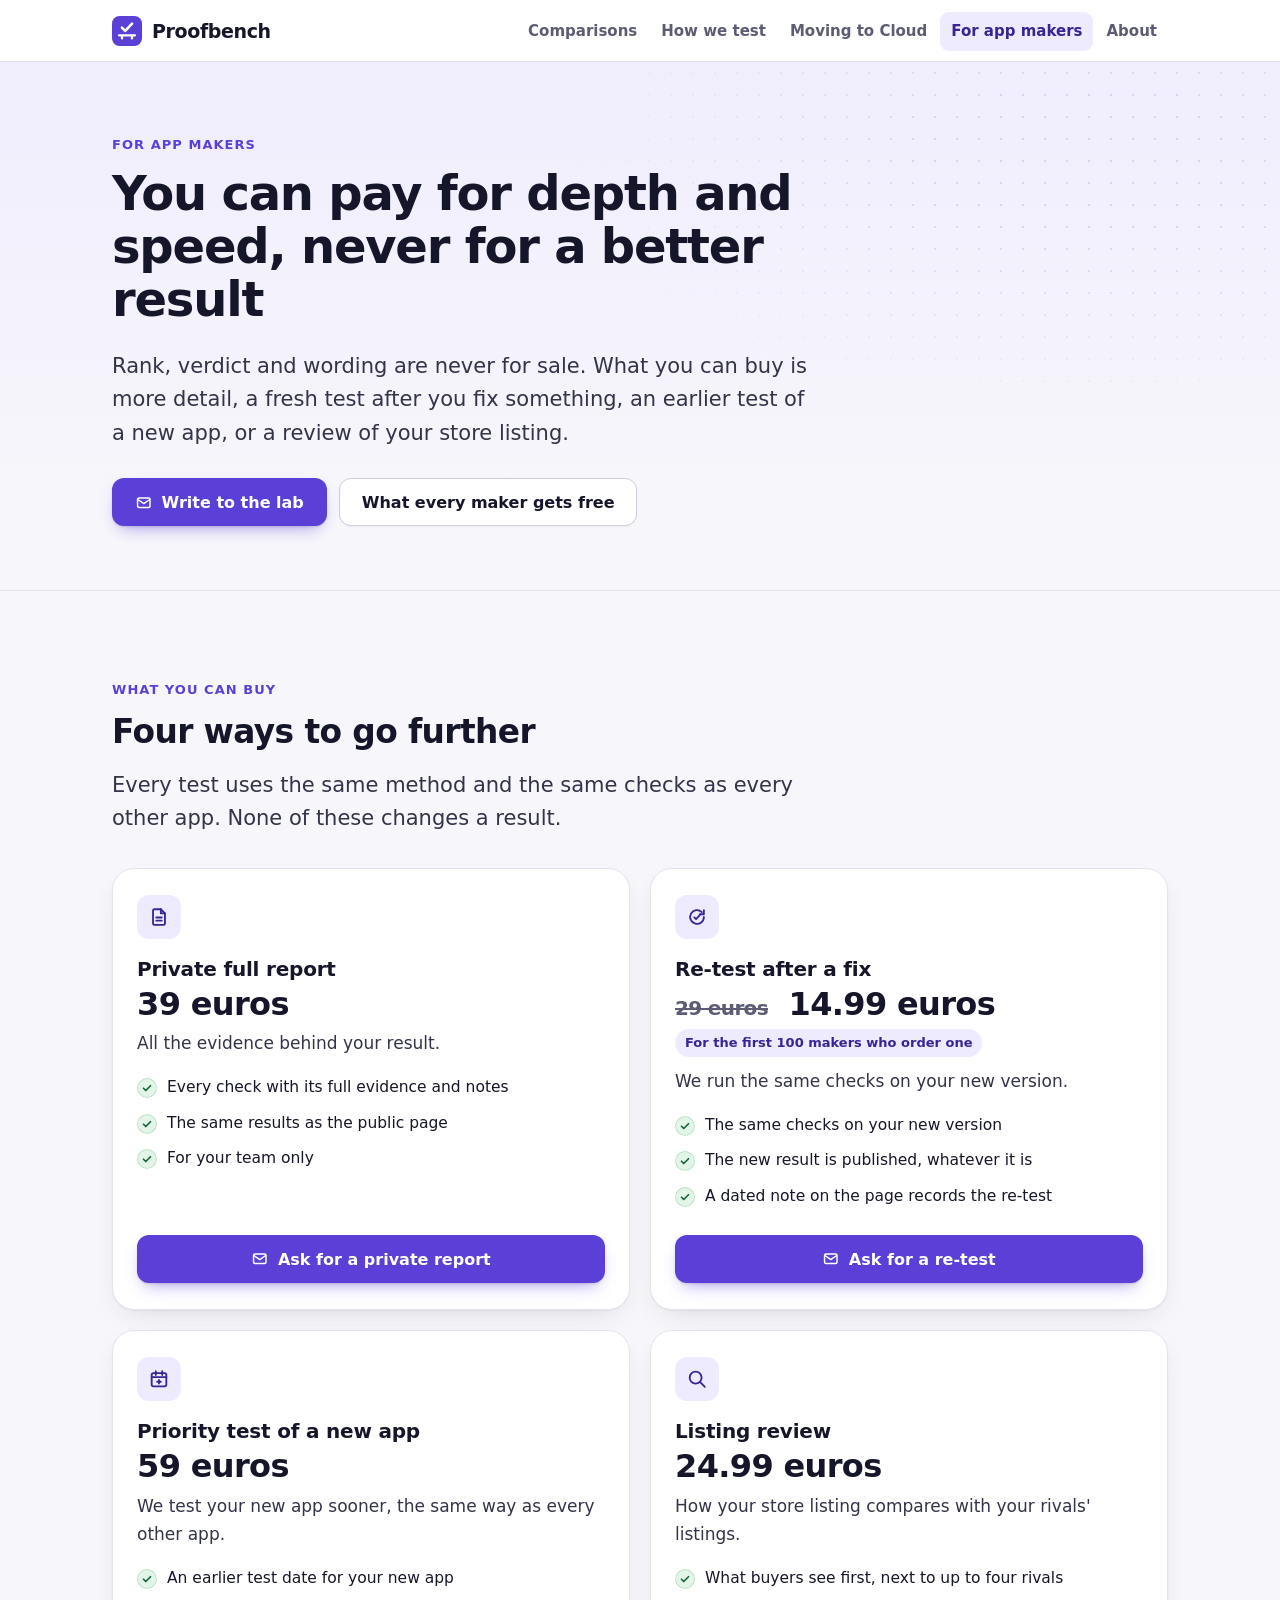
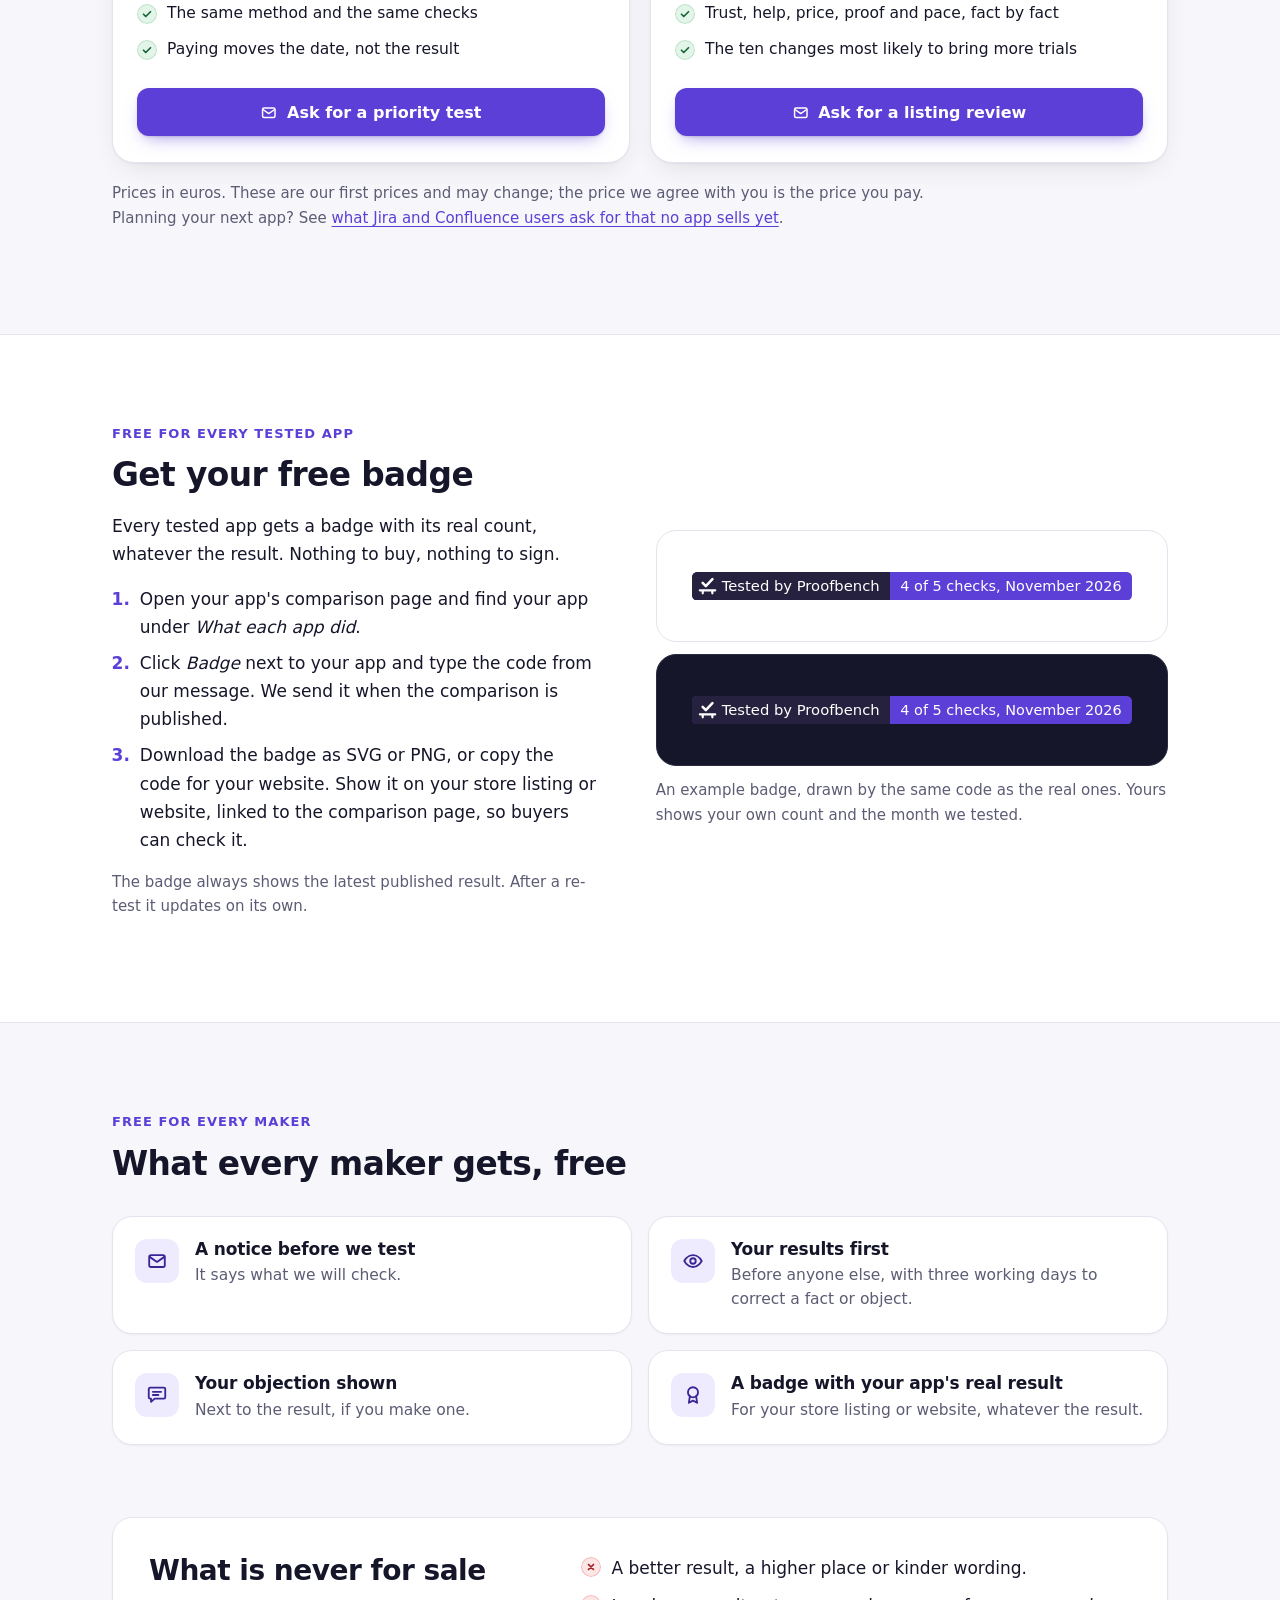
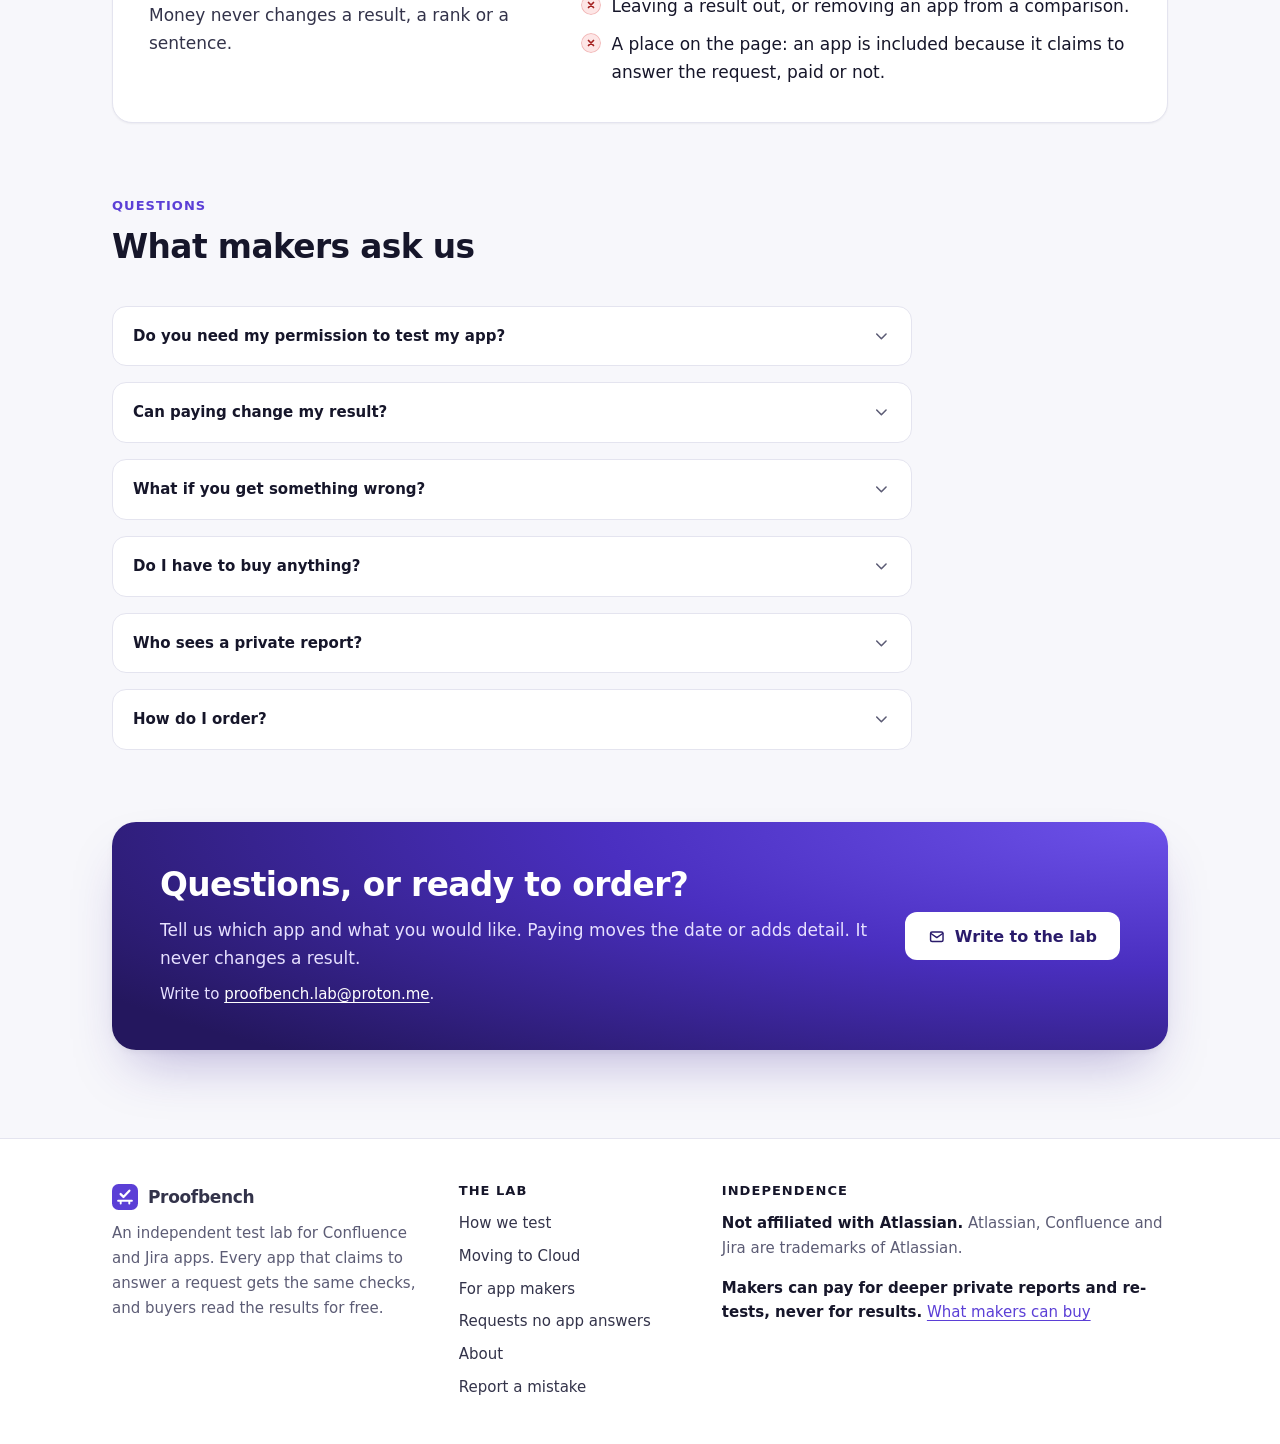
<file: makers/index.html>
<!DOCTYPE html>
<html lang="en">
<head>
<meta charset="utf-8">
<meta name="viewport" content="width=device-width, initial-scale=1">
<meta name="color-scheme" content="light dark">
<meta name="theme-color" content="#f0edfd" media="(prefers-color-scheme: light)">
<meta name="theme-color" content="#15143a" media="(prefers-color-scheme: dark)">
<title>For app makers · Proofbench</title>
<meta name="description" content="What app makers get free, what they can buy (a private report, a re-test, a priority test or a listing review) and what is never for sale.">
<meta property="og:type" content="website">
<meta property="og:site_name" content="Proofbench">
<meta property="og:title" content="For app makers">
<meta property="og:description" content="What app makers get free, what they can buy (a private report, a re-test, a priority test or a listing review) and what is never for sale.">
<meta property="og:url" content="https://world-wide-nodes.github.io/App_Testing_Lab/makers/">
<meta property="og:image" content="https://world-wide-nodes.github.io/App_Testing_Lab/assets/share-proofbench.png">
<meta property="og:image:width" content="1200">
<meta property="og:image:height" content="630">
<meta property="og:image:alt" content="Proofbench: which Confluence or Jira app really does what you asked for? The same checks for every app, and results are never for sale.">
<meta name="twitter:card" content="summary_large_image">
<meta name="twitter:image" content="https://world-wide-nodes.github.io/App_Testing_Lab/assets/share-proofbench.png">
<meta name="twitter:image:alt" content="Proofbench: which Confluence or Jira app really does what you asked for? The same checks for every app, and results are never for sale.">
<meta name="twitter:title" content="For app makers">
<meta name="twitter:description" content="What app makers get free, what they can buy (a private report, a re-test, a priority test or a listing review) and what is never for sale.">
<link rel="canonical" href="https://world-wide-nodes.github.io/App_Testing_Lab/makers/">
<link rel="icon" href="../assets/favicon.svg" type="image/svg+xml">
<link rel="stylesheet" href="../assets/site.css?v=07ff1fd117">
</head>
<body>
<svg xmlns="http://www.w3.org/2000/svg" class="sprite" width="0" height="0" style="position:absolute;width:0;height:0;overflow:hidden" aria-hidden="true" focusable="false">
  <symbol id="i-pass" viewBox="0 0 24 24"><path d="M5 12.5l4.5 4.5L19 7.5"/></symbol>
  <symbol id="i-partial" viewBox="0 0 24 24"><circle cx="12" cy="12" r="7.5"/><path d="M12 4.5a7.5 7.5 0 0 0 0 15z" fill="currentColor" stroke="none"/></symbol>
  <symbol id="i-fail" viewBox="0 0 24 24"><path d="M7 7l10 10M17 7L7 17"/></symbol>
  <symbol id="i-na" viewBox="0 0 24 24"><circle cx="12" cy="12" r="7.5"/><path d="M6.8 17.2L17.2 6.8"/></symbol>
  <symbol id="i-dash" viewBox="0 0 24 24"><path d="M7 12h10"/></symbol>
  <symbol id="i-arrow" viewBox="0 0 24 24"><path d="M5 12h14M13 6l6 6-6 6"/></symbol>
  <symbol id="i-down" viewBox="0 0 24 24"><path d="M12 5v14M6 13l6 6 6-6"/></symbol>
  <symbol id="i-chevron" viewBox="0 0 24 24"><path d="M6 9l6 6 6-6"/></symbol>
  <symbol id="i-external" viewBox="0 0 24 24"><path d="M14 4.5h5.5V10M19.5 4.5L11 13M18 14v4.5a1.5 1.5 0 0 1-1.5 1.5h-11A1.5 1.5 0 0 1 4 18.5v-11A1.5 1.5 0 0 1 5.5 6H10"/></symbol>
  <symbol id="i-info" viewBox="0 0 24 24"><circle cx="12" cy="12" r="8.5"/><path d="M12 11v5.5M12 7.8v.2"/></symbol>
  <symbol id="i-mail" viewBox="0 0 24 24"><rect x="3.5" y="5.5" width="17" height="13" rx="2"/><path d="M4 7.5l8 5.5 8-5.5"/></symbol>
  <symbol id="i-checklist" viewBox="0 0 24 24"><path d="M4 6.5l1.6 1.6L8.8 5M4 12.5l1.6 1.6 3.2-3.1M4 18.5l1.6 1.6 3.2-3.1M12 7h8M12 13h8M12 19h8"/></symbol>
  <symbol id="i-scale" viewBox="0 0 24 24"><path d="M12 4v16M8 20h8M5 7.5h14M12 4.5l-7 3M12 4.5l7 3M5 7.5l-2.5 6h5zM19 7.5l-2.5 6h5z"/></symbol>
  <symbol id="i-repeat" viewBox="0 0 24 24"><path d="M16.5 3.5l3 3-3 3M4.5 11.5v-1a4 4 0 0 1 4-4h11M7.5 20.5l-3-3 3-3M19.5 12.5v1a4 4 0 0 1-4 4h-11"/></symbol>
  <symbol id="i-search" viewBox="0 0 24 24"><circle cx="10.5" cy="10.5" r="6.5"/><path d="M15.5 15.5l5 5"/></symbol>
  <symbol id="i-code" viewBox="0 0 24 24"><path d="M8.5 7l-5 5 5 5M15.5 7l5 5-5 5M13.5 4.5l-3 15"/></symbol>
  <symbol id="i-eye" viewBox="0 0 24 24"><path d="M2.5 12S6 5.5 12 5.5 21.5 12 21.5 12 18 18.5 12 18.5 2.5 12 2.5 12z"/><circle cx="12" cy="12" r="3"/></symbol>
  <symbol id="i-reply" viewBox="0 0 24 24"><path d="M5.5 19.5v-3.5h-1A1.5 1.5 0 0 1 3 14.5v-9A1.5 1.5 0 0 1 4.5 4h15A1.5 1.5 0 0 1 21 5.5v9a1.5 1.5 0 0 1-1.5 1.5H9.5z"/><path d="M7.5 8.5h9M7.5 12h6"/></symbol>
  <symbol id="i-badge" viewBox="0 0 24 24"><circle cx="12" cy="9" r="5.5"/><path d="M8.6 13.3L7.5 20.5l4.5-2.4 4.5 2.4-1.1-7.2"/></symbol>
  <symbol id="i-check-circle" viewBox="0 0 24 24"><circle cx="12" cy="12" r="8.5"/><path d="M8.3 12.3l2.6 2.6 4.9-5.3"/></symbol>
  <symbol id="i-report" viewBox="0 0 24 24"><path d="M14 3.5H7A1.5 1.5 0 0 0 5.5 5v14A1.5 1.5 0 0 0 7 20.5h10a1.5 1.5 0 0 0 1.5-1.5V8z"/><path d="M14 3.5V8h4.5M9 12.5h6M9 16h6"/></symbol>
  <symbol id="i-retest" viewBox="0 0 24 24"><path d="M19.5 12a7.5 7.5 0 1 1-2.3-5.4M19.5 4.5V9H15"/><path d="M9 12.3l2 2 4-4.3"/></symbol>
  <symbol id="i-calendar" viewBox="0 0 24 24"><rect x="4" y="5.5" width="16" height="14.5" rx="2"/><path d="M4 10h16M8.5 3.5v4M15.5 3.5v4M12 13v4M10 15h4"/></symbol>
  <symbol id="i-site" viewBox="0 0 24 24"><rect x="3.5" y="4.5" width="17" height="12" rx="2"/><path d="M8.5 20h7M12 16.5V20"/></symbol>
  <symbol id="i-flag" viewBox="0 0 24 24"><path d="M5.5 21V4.5M5.5 5h11l-2.5 4 2.5 4h-11"/></symbol>
</svg>
<a class="skip" href="#main">Skip to the content</a>
<header class="top">
  <div class="wrap top-row">
    <a class="brand" href="../"><svg class="brand-mark" width="28" height="28" viewBox="0 0 32 32" aria-hidden="true" focusable="false"><rect class="brand-tile" width="32" height="32" rx="8"/><g fill="none" stroke="#fff" stroke-linecap="round" stroke-linejoin="round"><path stroke-width="2.8" d="M10.6 12.4l3.5 3.5 7.3-7.7"/><path stroke-width="2.4" d="M7.5 20.6h17M10.7 20.6v3.3M21.3 20.6v3.3"/></g></svg><span>Proofbench</span></a>
    <nav class="site-nav" aria-label="Main">
      <ul class="nav">
        <li><a href="../">Comparisons</a></li>
        <li><a href="../method/"><span class="nav-long">How we test</span><span class="nav-short" aria-hidden="true">Method</span></a></li>
        <li><a href="../moving-to-cloud/"><span class="nav-long">Moving to Cloud</span><span class="nav-short" aria-hidden="true">Cloud</span></a></li>
        <li><a href="../makers/" aria-current="page"><span class="nav-long">For app makers</span><span class="nav-short" aria-hidden="true">Makers</span></a></li>
        <li><a href="../about/">About</a></li>
      </ul>
    </nav>
  </div>
</header>
<main id="main">
<header class="page-head">
  <div class="wrap">
    <p class="kicker">For app makers</p>
    <h1>You can pay for depth and speed, never for a better result</h1>
    <p class="lead">Rank, verdict and wording are never for sale. What you can buy is more detail, a fresh test after you fix something, an earlier test of a new app, or a review of your store listing.</p>
    <div class="btn-row">
      <a class="btn btn-primary" href="mailto:proofbench.lab@proton.me?subject=Question%20from%20an%20app%20maker"><svg class="icon" width="20" height="20" aria-hidden="true"><use href="#i-mail"/></svg>Write to the lab</a>
      <a class="btn btn-secondary" href="#free">What every maker gets free</a>
    </div>
  </div>
</header>

<section class="section" id="buy" aria-labelledby="buy-title">
  <div class="wrap">
    <div class="section-head">
      <p class="kicker">What you can buy</p>
      <h2 id="buy-title">Four ways to go further</h2>
      <p class="lead">Every test uses the same method and the same checks as every other app. None of these changes a result.</p>
    </div>
    <div class="offers">
      <article class="offer">
        <span class="icon-tile"><svg class="icon" width="20" height="20" aria-hidden="true"><use href="#i-report"/></svg></span>
        <h3>Private full report</h3>
        <p class="price">39 euros</p>
        <p class="offer-what">All the evidence behind your result.</p>
        <ul class="ticks"><li>Every check with its full evidence and notes</li><li>The same results as the public page</li><li>For your team only</li></ul>
        <a class="btn btn-primary" href="mailto:proofbench.lab@proton.me?subject=Private%20full%20report%20request"><svg class="icon" width="20" height="20" aria-hidden="true"><use href="#i-mail"/></svg>Ask for a private report</a>
      </article>
      <article class="offer">
        <span class="icon-tile"><svg class="icon" width="20" height="20" aria-hidden="true"><use href="#i-retest"/></svg></span>
        <h3>Re-test after a fix</h3>
        <p class="price"><span class="sr-only">Usually </span><del class="was">29 euros</del><span class="sr-only">, now</span> 14.99 euros</p>
        <p class="price-terms">For the first 100 makers who order one</p>
        <p class="offer-what">We run the same checks on your new version.</p>
        <ul class="ticks"><li>The same checks on your new version</li><li>The new result is published, whatever it is</li><li>A dated note on the page records the re-test</li></ul>
        <a class="btn btn-primary" href="mailto:proofbench.lab@proton.me?subject=Re-test%20request"><svg class="icon" width="20" height="20" aria-hidden="true"><use href="#i-mail"/></svg>Ask for a re-test</a>
      </article>
      <article class="offer">
        <span class="icon-tile"><svg class="icon" width="20" height="20" aria-hidden="true"><use href="#i-calendar"/></svg></span>
        <h3>Priority test of a new app</h3>
        <p class="price">59 euros</p>
        <p class="offer-what">We test your new app sooner, the same way as every other app.</p>
        <ul class="ticks"><li>An earlier test date for your new app</li><li>The same method and the same checks</li><li>Paying moves the date, not the result</li></ul>
        <a class="btn btn-primary" href="mailto:proofbench.lab@proton.me?subject=Priority%20test%20request"><svg class="icon" width="20" height="20" aria-hidden="true"><use href="#i-mail"/></svg>Ask for a priority test</a>
      </article>
      <article class="offer">
        <span class="icon-tile"><svg class="icon" width="20" height="20" aria-hidden="true"><use href="#i-search"/></svg></span>
        <h3>Listing review</h3>
        <p class="price">24.99 euros</p>
        <p class="offer-what">How your store listing compares with your rivals&#x27; listings.</p>
        <ul class="ticks"><li>What buyers see first, next to up to four rivals</li><li>Trust, help, price, proof and pace, fact by fact</li><li>The ten changes most likely to bring more trials</li></ul>
        <a class="btn btn-primary" href="mailto:proofbench.lab@proton.me?subject=Listing%20review%20request"><svg class="icon" width="20" height="20" aria-hidden="true"><use href="#i-mail"/></svg>Ask for a listing review</a>
      </article>
    </div>
    <p class="note offers-note">Prices in euros. These are our first prices and may change; the price we agree with you is the price you pay.</p>
    <p class="note">Planning your next app? See <a href="../requests/">what Jira and Confluence users ask for that no app sells yet</a>.</p>
  </div>
</section>

<section class="section section-alt" id="badge" aria-labelledby="badge-title">
  <div class="wrap badge-grid">
    <div>
      <p class="kicker">Free for every tested app</p>
      <h2 id="badge-title">Get your free badge</h2>
      <p>Every tested app gets a badge with its real count, whatever the result. Nothing to buy, nothing to sign.</p>
      <ol class="numbered">
        <li>Open your app's comparison page and find your app under <em>What each app did</em>.</li>
        <li>Click <em>Badge</em> next to your app and type the code from our message. We send it when the comparison is published.</li>
        <li>Download the badge as SVG or PNG, or copy the code for your website. Show it on your store listing or website, linked to the comparison page, so buyers can check it.</li>
      </ol>
      <p class="note">The badge always shows the latest published result. After a re-test it updates on its own.</p>
    </div>
    <figure class="badge-stage">
      <div class="badge-tile badge-tile-light"><svg xmlns="http://www.w3.org/2000/svg" width="340" height="22" viewBox="0 0 340 22" role="img" aria-label="Example app: Tested by Proofbench, 4 of 5 checks, November 2026"><title>Example app: Tested by Proofbench, 4 of 5 checks, November 2026</title><rect width="340" height="22" rx="4" fill="#5b3fd6"/><path d="M4 0H153V22H4A4 4 0 0 1 0 18V4A4 4 0 0 1 4 0Z" fill="#26213f"/><g fill="none" stroke="#fff" stroke-linecap="round" stroke-linejoin="round" transform="matrix(0.7 0 0 0.7 0.8 -0.24)"><path stroke-width="2.8" d="M10.6 12.4l3.5 3.5 7.3-7.7"/><path stroke-width="2.4" d="M7.5 20.6h17M10.7 20.6v3.3M21.3 20.6v3.3"/></g><g fill="#fff" font-family="Verdana,DejaVu Sans,Geneva,sans-serif" font-size="11"><text x="23" y="15" textLength="122" lengthAdjust="spacingAndGlyphs">Tested by Proofbench</text><text x="161" y="15" textLength="171" lengthAdjust="spacingAndGlyphs">4 of 5 checks, November 2026</text></g></svg>
</div>
      <div class="badge-tile badge-tile-dark"><svg xmlns="http://www.w3.org/2000/svg" width="340" height="22" viewBox="0 0 340 22" aria-hidden="true"><title>Example app: Tested by Proofbench, 4 of 5 checks, November 2026</title><rect width="340" height="22" rx="4" fill="#5b3fd6"/><path d="M4 0H153V22H4A4 4 0 0 1 0 18V4A4 4 0 0 1 4 0Z" fill="#26213f"/><g fill="none" stroke="#fff" stroke-linecap="round" stroke-linejoin="round" transform="matrix(0.7 0 0 0.7 0.8 -0.24)"><path stroke-width="2.8" d="M10.6 12.4l3.5 3.5 7.3-7.7"/><path stroke-width="2.4" d="M7.5 20.6h17M10.7 20.6v3.3M21.3 20.6v3.3"/></g><g fill="#fff" font-family="Verdana,DejaVu Sans,Geneva,sans-serif" font-size="11"><text x="23" y="15" textLength="122" lengthAdjust="spacingAndGlyphs">Tested by Proofbench</text><text x="161" y="15" textLength="171" lengthAdjust="spacingAndGlyphs">4 of 5 checks, November 2026</text></g></svg>
</div>
      <figcaption>An example badge, drawn by the same code as the real ones. Yours shows your own count and the month we tested.</figcaption>
    </figure>
  </div>
</section>

<section class="section" id="free" aria-labelledby="free-title">
  <div class="wrap">
    <div class="section-head">
      <p class="kicker">Free for every maker</p>
      <h2 id="free-title">What every maker gets, free</h2>
    </div>
    <ul class="free">
      <li><span class="icon-tile"><svg class="icon" width="20" height="20" aria-hidden="true"><use href="#i-mail"/></svg></span>
        <div><h3>A notice before we test</h3><p>It says what we will check.</p></div></li>
      <li><span class="icon-tile"><svg class="icon" width="20" height="20" aria-hidden="true"><use href="#i-eye"/></svg></span>
        <div><h3>Your results first</h3><p>Before anyone else, with three working days to correct a fact or object.</p></div></li>
      <li><span class="icon-tile"><svg class="icon" width="20" height="20" aria-hidden="true"><use href="#i-reply"/></svg></span>
        <div><h3>Your objection shown</h3><p>Next to the result, if you make one.</p></div></li>
      <li><span class="icon-tile"><svg class="icon" width="20" height="20" aria-hidden="true"><use href="#i-badge"/></svg></span>
        <div><h3>A badge with your app's real result</h3><p>For your store listing or website, whatever the result.</p></div></li>
    </ul>

    <div class="block never" aria-labelledby="never-title">
      <div>
        <h2 id="never-title">What is never for sale</h2>
        <p>Money never changes a result, a rank or a sentence.</p>
      </div>
      <ul class="crosses">
        <li>A better result, a higher place or kinder wording.</li>
        <li>Leaving a result out, or removing an app from a comparison.</li>
        <li>A place on the page: an app is included because it claims to answer the request, paid or not.</li>
      </ul>
    </div>

    <div class="block" aria-labelledby="faq-title">
      <div class="section-head">
        <p class="kicker">Questions</p>
        <h2 id="faq-title">What makers ask us</h2>
      </div>
      <div class="faq">
        <details>
          <summary>Do you need my permission to test my app? <svg class="icon" width="20" height="20" aria-hidden="true"><use href="#i-chevron"/></svg></summary>
          <p>We read your app's terms first. If they allow publishing test results, we test it like every other app. If they do not, or they are unclear, we ask you first and publish only after a yes. Without a yes, we list the app as not tested and say why.</p>
        </details>
        <details>
          <summary>Can paying change my result? <svg class="icon" width="20" height="20" aria-hidden="true"><use href="#i-chevron"/></svg></summary>
          <p>No. A private report holds the same results as the public page. A re-test is published whatever it shows. A priority test moves the date, not the result.</p>
        </details>
        <details>
          <summary>What if you get something wrong? <svg class="icon" width="20" height="20" aria-hidden="true"><use href="#i-chevron"/></svg></summary>
          <p>You see your results before anyone else and have three working days to correct a fact or object. A correction we can confirm changes the result, and an objection is shown next to it. After publishing, we correct a mistake within three working days and add a dated note to the page.</p>
        </details>
        <details>
          <summary>Do I have to buy anything? <svg class="icon" width="20" height="20" aria-hidden="true"><use href="#i-chevron"/></svg></summary>
          <p>No. The notice, your results before publishing, your right of reply and the badge are free. An app is included because it claims to answer the request, whether its maker pays or not.</p>
        </details>
        <details>
          <summary>Who sees a private report? <svg class="icon" width="20" height="20" aria-hidden="true"><use href="#i-chevron"/></svg></summary>
          <p>Only your team. It holds the same results as the public page, with all the evidence and notes behind them.</p>
        </details>
        <details>
          <summary>How do I order? <svg class="icon" width="20" height="20" aria-hidden="true"><use href="#i-chevron"/></svg></summary>
          <p>Use a button on this page, or write to <a href="mailto:proofbench.lab@proton.me">proofbench.lab@proton.me</a>. Tell us which app and what you would like, and we reply to agree the details.</p>
        </details>
      </div>
    </div>

    <div class="block cta-band" aria-labelledby="order-title">
      <div>
        <h2 id="order-title">Questions, or ready to order?</h2>
        <p>Tell us which app and what you would like. Paying moves the date or adds detail. It never changes a result.</p>
        <p class="contact-line">Write to <a href="mailto:proofbench.lab@proton.me">proofbench.lab@proton.me</a>.</p>
      </div>
      <a class="btn btn-light" href="mailto:proofbench.lab@proton.me?subject=Question%20from%20an%20app%20maker"><svg class="icon" width="20" height="20" aria-hidden="true"><use href="#i-mail"/></svg>Write to the lab</a>
    </div>
  </div>
</section>

</main>
<footer class="foot">
  <div class="wrap foot-grid">
    <div>
      <a class="brand" href="../"><svg class="brand-mark" width="28" height="28" viewBox="0 0 32 32" aria-hidden="true" focusable="false"><rect class="brand-tile" width="32" height="32" rx="8"/><g fill="none" stroke="#fff" stroke-linecap="round" stroke-linejoin="round"><path stroke-width="2.8" d="M10.6 12.4l3.5 3.5 7.3-7.7"/><path stroke-width="2.4" d="M7.5 20.6h17M10.7 20.6v3.3M21.3 20.6v3.3"/></g></svg><span>Proofbench</span></a>
      <p>An independent test lab for Confluence and Jira apps. Every app that claims to answer a request gets the same checks, and buyers read the results for free.</p>
    </div>
    <div>
      <h2>The lab</h2>
      <ul>
        <li><a href="../method/">How we test</a></li>
        <li><a href="../moving-to-cloud/">Moving to Cloud</a></li>
        <li><a href="../makers/">For app makers</a></li>
        <li><a href="../requests/">Requests no app answers</a></li>
        <li><a href="../about/">About</a></li>
        <li><a href="../about/#report">Report a mistake</a></li>
      </ul>
    </div>
    <div>
      <h2>Independence</h2>
      <p><strong>Not affiliated with Atlassian.</strong> Atlassian, Confluence and Jira are trademarks of Atlassian.</p>
      <p><strong>Makers can pay for deeper private reports and re-tests, never for results.</strong>
        <a href="../makers/">What makers can buy</a></p>
    </div>
  </div>
</footer>
</body>
</html>
</file>
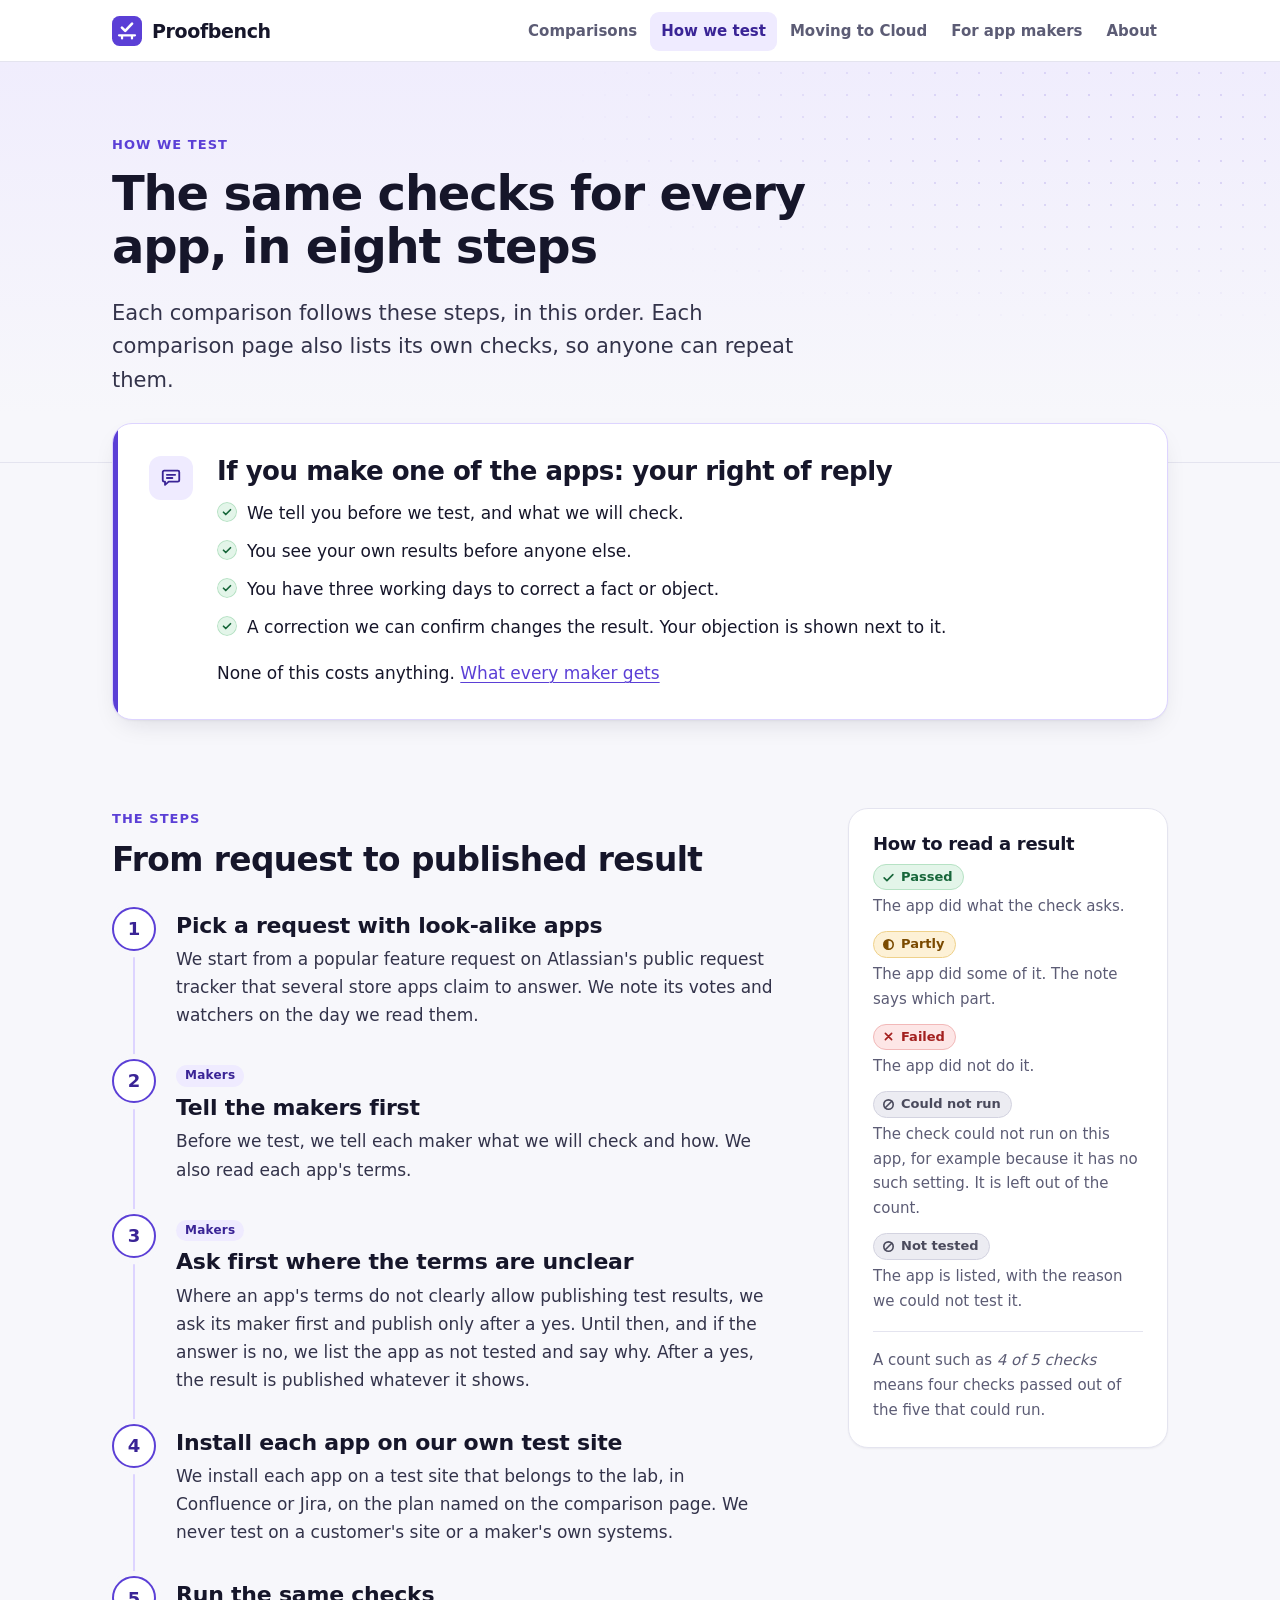
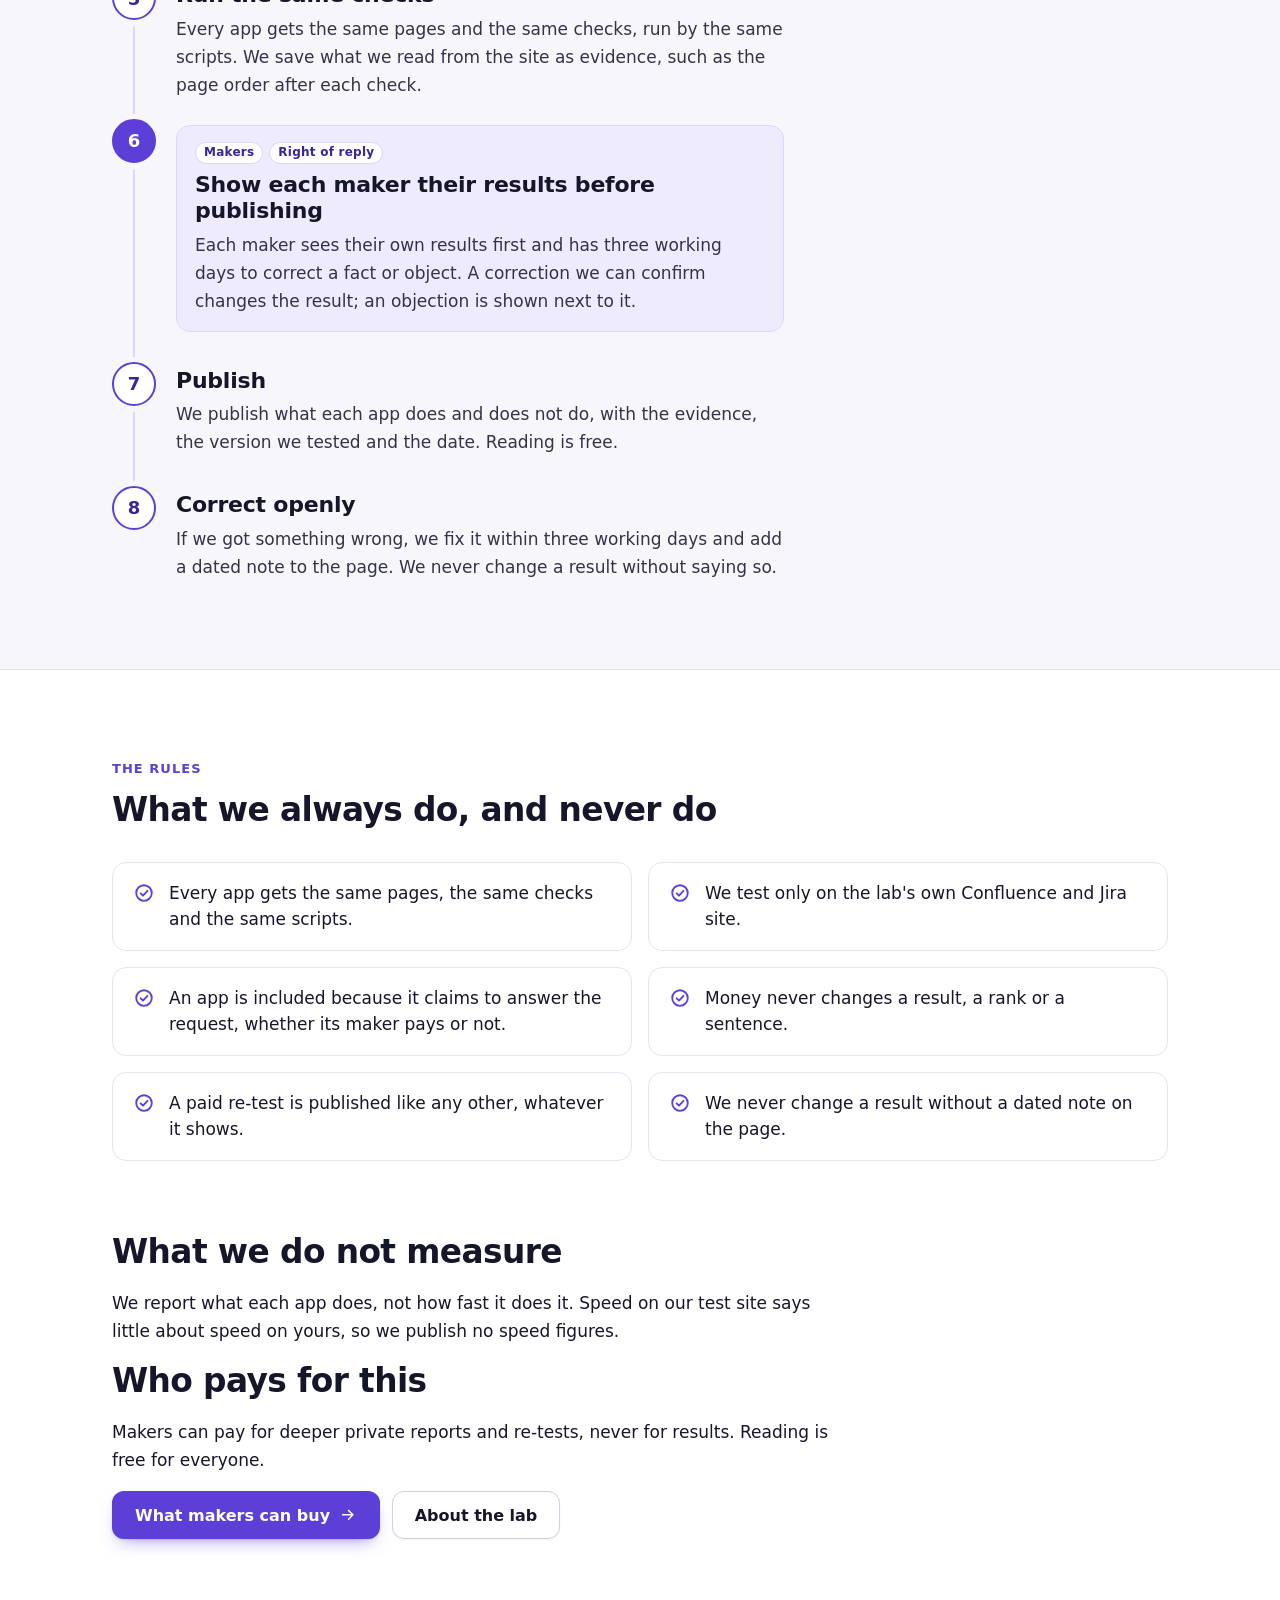
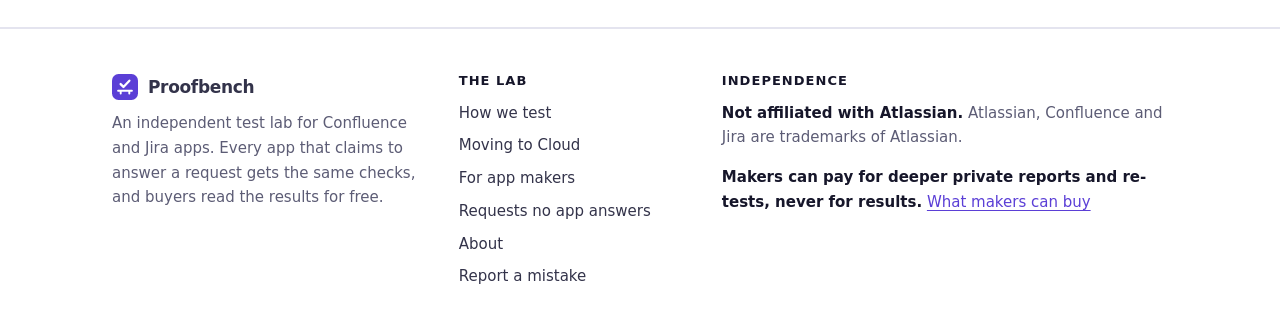
<file: method/index.html>
<!DOCTYPE html>
<html lang="en">
<head>
<meta charset="utf-8">
<meta name="viewport" content="width=device-width, initial-scale=1">
<meta name="color-scheme" content="light dark">
<meta name="theme-color" content="#f0edfd" media="(prefers-color-scheme: light)">
<meta name="theme-color" content="#15143a" media="(prefers-color-scheme: dark)">
<title>How we test · Proofbench</title>
<meta name="description" content="The eight steps behind every comparison: the same checks for every app, makers told first, and a right of reply before anything is published.">
<meta property="og:type" content="website">
<meta property="og:site_name" content="Proofbench">
<meta property="og:title" content="How we test">
<meta property="og:description" content="The eight steps behind every comparison: the same checks for every app, makers told first, and a right of reply before anything is published.">
<meta property="og:url" content="https://world-wide-nodes.github.io/App_Testing_Lab/method/">
<meta property="og:image" content="https://world-wide-nodes.github.io/App_Testing_Lab/assets/share-proofbench.png">
<meta property="og:image:width" content="1200">
<meta property="og:image:height" content="630">
<meta property="og:image:alt" content="Proofbench: which Confluence or Jira app really does what you asked for? The same checks for every app, and results are never for sale.">
<meta name="twitter:card" content="summary_large_image">
<meta name="twitter:image" content="https://world-wide-nodes.github.io/App_Testing_Lab/assets/share-proofbench.png">
<meta name="twitter:image:alt" content="Proofbench: which Confluence or Jira app really does what you asked for? The same checks for every app, and results are never for sale.">
<meta name="twitter:title" content="How we test">
<meta name="twitter:description" content="The eight steps behind every comparison: the same checks for every app, makers told first, and a right of reply before anything is published.">
<link rel="canonical" href="https://world-wide-nodes.github.io/App_Testing_Lab/method/">
<link rel="icon" href="../assets/favicon.svg" type="image/svg+xml">
<link rel="stylesheet" href="../assets/site.css?v=07ff1fd117">
</head>
<body>
<svg xmlns="http://www.w3.org/2000/svg" class="sprite" width="0" height="0" style="position:absolute;width:0;height:0;overflow:hidden" aria-hidden="true" focusable="false">
  <symbol id="i-pass" viewBox="0 0 24 24"><path d="M5 12.5l4.5 4.5L19 7.5"/></symbol>
  <symbol id="i-partial" viewBox="0 0 24 24"><circle cx="12" cy="12" r="7.5"/><path d="M12 4.5a7.5 7.5 0 0 0 0 15z" fill="currentColor" stroke="none"/></symbol>
  <symbol id="i-fail" viewBox="0 0 24 24"><path d="M7 7l10 10M17 7L7 17"/></symbol>
  <symbol id="i-na" viewBox="0 0 24 24"><circle cx="12" cy="12" r="7.5"/><path d="M6.8 17.2L17.2 6.8"/></symbol>
  <symbol id="i-dash" viewBox="0 0 24 24"><path d="M7 12h10"/></symbol>
  <symbol id="i-arrow" viewBox="0 0 24 24"><path d="M5 12h14M13 6l6 6-6 6"/></symbol>
  <symbol id="i-down" viewBox="0 0 24 24"><path d="M12 5v14M6 13l6 6 6-6"/></symbol>
  <symbol id="i-chevron" viewBox="0 0 24 24"><path d="M6 9l6 6 6-6"/></symbol>
  <symbol id="i-external" viewBox="0 0 24 24"><path d="M14 4.5h5.5V10M19.5 4.5L11 13M18 14v4.5a1.5 1.5 0 0 1-1.5 1.5h-11A1.5 1.5 0 0 1 4 18.5v-11A1.5 1.5 0 0 1 5.5 6H10"/></symbol>
  <symbol id="i-info" viewBox="0 0 24 24"><circle cx="12" cy="12" r="8.5"/><path d="M12 11v5.5M12 7.8v.2"/></symbol>
  <symbol id="i-mail" viewBox="0 0 24 24"><rect x="3.5" y="5.5" width="17" height="13" rx="2"/><path d="M4 7.5l8 5.5 8-5.5"/></symbol>
  <symbol id="i-checklist" viewBox="0 0 24 24"><path d="M4 6.5l1.6 1.6L8.8 5M4 12.5l1.6 1.6 3.2-3.1M4 18.5l1.6 1.6 3.2-3.1M12 7h8M12 13h8M12 19h8"/></symbol>
  <symbol id="i-scale" viewBox="0 0 24 24"><path d="M12 4v16M8 20h8M5 7.5h14M12 4.5l-7 3M12 4.5l7 3M5 7.5l-2.5 6h5zM19 7.5l-2.5 6h5z"/></symbol>
  <symbol id="i-repeat" viewBox="0 0 24 24"><path d="M16.5 3.5l3 3-3 3M4.5 11.5v-1a4 4 0 0 1 4-4h11M7.5 20.5l-3-3 3-3M19.5 12.5v1a4 4 0 0 1-4 4h-11"/></symbol>
  <symbol id="i-search" viewBox="0 0 24 24"><circle cx="10.5" cy="10.5" r="6.5"/><path d="M15.5 15.5l5 5"/></symbol>
  <symbol id="i-code" viewBox="0 0 24 24"><path d="M8.5 7l-5 5 5 5M15.5 7l5 5-5 5M13.5 4.5l-3 15"/></symbol>
  <symbol id="i-eye" viewBox="0 0 24 24"><path d="M2.5 12S6 5.5 12 5.5 21.5 12 21.5 12 18 18.5 12 18.5 2.5 12 2.5 12z"/><circle cx="12" cy="12" r="3"/></symbol>
  <symbol id="i-reply" viewBox="0 0 24 24"><path d="M5.5 19.5v-3.5h-1A1.5 1.5 0 0 1 3 14.5v-9A1.5 1.5 0 0 1 4.5 4h15A1.5 1.5 0 0 1 21 5.5v9a1.5 1.5 0 0 1-1.5 1.5H9.5z"/><path d="M7.5 8.5h9M7.5 12h6"/></symbol>
  <symbol id="i-badge" viewBox="0 0 24 24"><circle cx="12" cy="9" r="5.5"/><path d="M8.6 13.3L7.5 20.5l4.5-2.4 4.5 2.4-1.1-7.2"/></symbol>
  <symbol id="i-check-circle" viewBox="0 0 24 24"><circle cx="12" cy="12" r="8.5"/><path d="M8.3 12.3l2.6 2.6 4.9-5.3"/></symbol>
  <symbol id="i-report" viewBox="0 0 24 24"><path d="M14 3.5H7A1.5 1.5 0 0 0 5.5 5v14A1.5 1.5 0 0 0 7 20.5h10a1.5 1.5 0 0 0 1.5-1.5V8z"/><path d="M14 3.5V8h4.5M9 12.5h6M9 16h6"/></symbol>
  <symbol id="i-retest" viewBox="0 0 24 24"><path d="M19.5 12a7.5 7.5 0 1 1-2.3-5.4M19.5 4.5V9H15"/><path d="M9 12.3l2 2 4-4.3"/></symbol>
  <symbol id="i-calendar" viewBox="0 0 24 24"><rect x="4" y="5.5" width="16" height="14.5" rx="2"/><path d="M4 10h16M8.5 3.5v4M15.5 3.5v4M12 13v4M10 15h4"/></symbol>
  <symbol id="i-site" viewBox="0 0 24 24"><rect x="3.5" y="4.5" width="17" height="12" rx="2"/><path d="M8.5 20h7M12 16.5V20"/></symbol>
  <symbol id="i-flag" viewBox="0 0 24 24"><path d="M5.5 21V4.5M5.5 5h11l-2.5 4 2.5 4h-11"/></symbol>
</svg>
<a class="skip" href="#main">Skip to the content</a>
<header class="top">
  <div class="wrap top-row">
    <a class="brand" href="../"><svg class="brand-mark" width="28" height="28" viewBox="0 0 32 32" aria-hidden="true" focusable="false"><rect class="brand-tile" width="32" height="32" rx="8"/><g fill="none" stroke="#fff" stroke-linecap="round" stroke-linejoin="round"><path stroke-width="2.8" d="M10.6 12.4l3.5 3.5 7.3-7.7"/><path stroke-width="2.4" d="M7.5 20.6h17M10.7 20.6v3.3M21.3 20.6v3.3"/></g></svg><span>Proofbench</span></a>
    <nav class="site-nav" aria-label="Main">
      <ul class="nav">
        <li><a href="../">Comparisons</a></li>
        <li><a href="../method/" aria-current="page"><span class="nav-long">How we test</span><span class="nav-short" aria-hidden="true">Method</span></a></li>
        <li><a href="../moving-to-cloud/"><span class="nav-long">Moving to Cloud</span><span class="nav-short" aria-hidden="true">Cloud</span></a></li>
        <li><a href="../makers/"><span class="nav-long">For app makers</span><span class="nav-short" aria-hidden="true">Makers</span></a></li>
        <li><a href="../about/">About</a></li>
      </ul>
    </nav>
  </div>
</header>
<main id="main">
<header class="page-head">
  <div class="wrap">
    <p class="kicker">How we test</p>
    <h1>The same checks for every app, in eight steps</h1>
    <p class="lead">Each comparison follows these steps, in this order. Each comparison page also lists its own checks, so anyone can repeat them.</p>
  </div>
</header>

<div class="wrap">
  <aside class="callout head-callout" aria-labelledby="reply-title">
    <span class="icon-tile"><svg class="icon" width="20" height="20" aria-hidden="true"><use href="#i-reply"/></svg></span>
    <div>
      <h2 id="reply-title">If you make one of the apps: your right of reply</h2>
      <ul class="ticks">
        <li>We tell you before we test, and what we will check.</li>
        <li>You see your own results before anyone else.</li>
        <li>You have three working days to correct a fact or object.</li>
        <li>A correction we can confirm changes the result. Your objection is shown next to it.</li>
      </ul>
      <p>None of this costs anything. <a href="../makers/">What every maker gets</a></p>
    </div>
  </aside>
</div>

<section class="section" aria-labelledby="steps-title">
  <div class="wrap steps-layout">
    <div>
      <div class="section-head">
        <p class="kicker">The steps</p>
        <h2 id="steps-title">From request to published result</h2>
      </div>
      <ol class="steps" role="list">
        <li>
          <h3>Pick a request with look-alike apps</h3>
          <p>We start from a popular feature request on Atlassian's public request tracker that several store apps claim to answer. We note its votes and watchers on the day we read them.</p>
        </li>
        <li>
          <ul class="step-tags"><li>Makers</li></ul>
          <h3>Tell the makers first</h3>
          <p>Before we test, we tell each maker what we will check and how. We also read each app's terms.</p>
        </li>
        <li>
          <ul class="step-tags"><li>Makers</li></ul>
          <h3>Ask first where the terms are unclear</h3>
          <p>Where an app's terms do not clearly allow publishing test results, we ask its maker first and publish only after a yes. Until then, and if the answer is no, we list the app as not tested and say why. After a yes, the result is published whatever it shows.</p>
        </li>
        <li>
          <h3>Install each app on our own test site</h3>
          <p>We install each app on a test site that belongs to the lab, in Confluence or Jira, on the plan named on the comparison page. We never test on a customer's site or a maker's own systems.</p>
        </li>
        <li>
          <h3>Run the same checks</h3>
          <p>Every app gets the same pages and the same checks, run by the same scripts. We save what we read from the site as evidence, such as the page order after each check.</p>
        </li>
        <li class="step-key" id="reply">
          <div class="step-body">
            <ul class="step-tags"><li>Makers</li><li>Right of reply</li></ul>
            <h3>Show each maker their results before publishing</h3>
            <p>Each maker sees their own results first and has three working days to correct a fact or object. A correction we can confirm changes the result; an objection is shown next to it.</p>
          </div>
        </li>
        <li>
          <h3>Publish</h3>
          <p>We publish what each app does and does not do, with the evidence, the version we tested and the date. Reading is free.</p>
        </li>
        <li>
          <h3>Correct openly</h3>
          <p>If we got something wrong, we fix it within three working days and add a dated note to the page. We never change a result without saying so.</p>
        </li>
      </ol>
    </div>

    <aside class="aside-card" aria-labelledby="results-title">
      <h2 id="results-title">How to read a result</h2>
      <ul class="legend">
        <li><span class="pill pill-pass"><svg class="icon" width="20" height="20" aria-hidden="true"><use href="#i-pass"/></svg><span class="word">Passed</span></span><p>The app did what the check asks.</p></li>
        <li><span class="pill pill-partial"><svg class="icon" width="20" height="20" aria-hidden="true"><use href="#i-partial"/></svg><span class="word">Partly</span></span><p>The app did some of it. The note says which part.</p></li>
        <li><span class="pill pill-fail"><svg class="icon" width="20" height="20" aria-hidden="true"><use href="#i-fail"/></svg><span class="word">Failed</span></span><p>The app did not do it.</p></li>
        <li><span class="pill pill-na"><svg class="icon" width="20" height="20" aria-hidden="true"><use href="#i-na"/></svg><span class="word">Could not run</span></span><p>The check could not run on this app, for example because it has no such setting. It is left out of the count.</p></li>
        <li><span class="pill pill-na"><svg class="icon" width="20" height="20" aria-hidden="true"><use href="#i-na"/></svg><span class="word">Not tested</span></span><p>The app is listed, with the reason we could not test it.</p></li>
      </ul>
      <p class="note">A count such as <em>4 of 5 checks</em> means four checks passed out of the five that could run.</p>
    </aside>
  </div>
</section>

<section class="section section-alt" aria-labelledby="rules-title">
  <div class="wrap">
    <div class="section-head">
      <p class="kicker">The rules</p>
      <h2 id="rules-title">What we always do, and never do</h2>
    </div>
    <ul class="rules">
      <li><svg class="icon" width="20" height="20" aria-hidden="true"><use href="#i-check-circle"/></svg>Every app gets the same pages, the same checks and the same scripts.</li>
      <li><svg class="icon" width="20" height="20" aria-hidden="true"><use href="#i-check-circle"/></svg>We test only on the lab's own Confluence and Jira site.</li>
      <li><svg class="icon" width="20" height="20" aria-hidden="true"><use href="#i-check-circle"/></svg>An app is included because it claims to answer the request, whether its maker pays or not.</li>
      <li><svg class="icon" width="20" height="20" aria-hidden="true"><use href="#i-check-circle"/></svg>Money never changes a result, a rank or a sentence.</li>
      <li><svg class="icon" width="20" height="20" aria-hidden="true"><use href="#i-check-circle"/></svg>A paid re-test is published like any other, whatever it shows.</li>
      <li><svg class="icon" width="20" height="20" aria-hidden="true"><use href="#i-check-circle"/></svg>We never change a result without a dated note on the page.</li>
    </ul>

    <div class="block narrow">
      <h2 id="not-title">What we do not measure</h2>
      <p>We report what each app does, not how fast it does it. Speed on our test site says little about speed on yours, so we publish no speed figures.</p>
      <h2 id="money-title">Who pays for this</h2>
      <p>Makers can pay for deeper private reports and re-tests, never for results. Reading is free for everyone.</p>
      <div class="btn-row">
        <a class="btn btn-primary" href="../makers/">What makers can buy <svg class="icon" width="20" height="20" aria-hidden="true"><use href="#i-arrow"/></svg></a>
        <a class="btn btn-secondary" href="../about/">About the lab</a>
      </div>
    </div>
  </div>
</section>

</main>
<footer class="foot">
  <div class="wrap foot-grid">
    <div>
      <a class="brand" href="../"><svg class="brand-mark" width="28" height="28" viewBox="0 0 32 32" aria-hidden="true" focusable="false"><rect class="brand-tile" width="32" height="32" rx="8"/><g fill="none" stroke="#fff" stroke-linecap="round" stroke-linejoin="round"><path stroke-width="2.8" d="M10.6 12.4l3.5 3.5 7.3-7.7"/><path stroke-width="2.4" d="M7.5 20.6h17M10.7 20.6v3.3M21.3 20.6v3.3"/></g></svg><span>Proofbench</span></a>
      <p>An independent test lab for Confluence and Jira apps. Every app that claims to answer a request gets the same checks, and buyers read the results for free.</p>
    </div>
    <div>
      <h2>The lab</h2>
      <ul>
        <li><a href="../method/">How we test</a></li>
        <li><a href="../moving-to-cloud/">Moving to Cloud</a></li>
        <li><a href="../makers/">For app makers</a></li>
        <li><a href="../requests/">Requests no app answers</a></li>
        <li><a href="../about/">About</a></li>
        <li><a href="../about/#report">Report a mistake</a></li>
      </ul>
    </div>
    <div>
      <h2>Independence</h2>
      <p><strong>Not affiliated with Atlassian.</strong> Atlassian, Confluence and Jira are trademarks of Atlassian.</p>
      <p><strong>Makers can pay for deeper private reports and re-tests, never for results.</strong>
        <a href="../makers/">What makers can buy</a></p>
    </div>
  </div>
</footer>
</body>
</html>
</file>
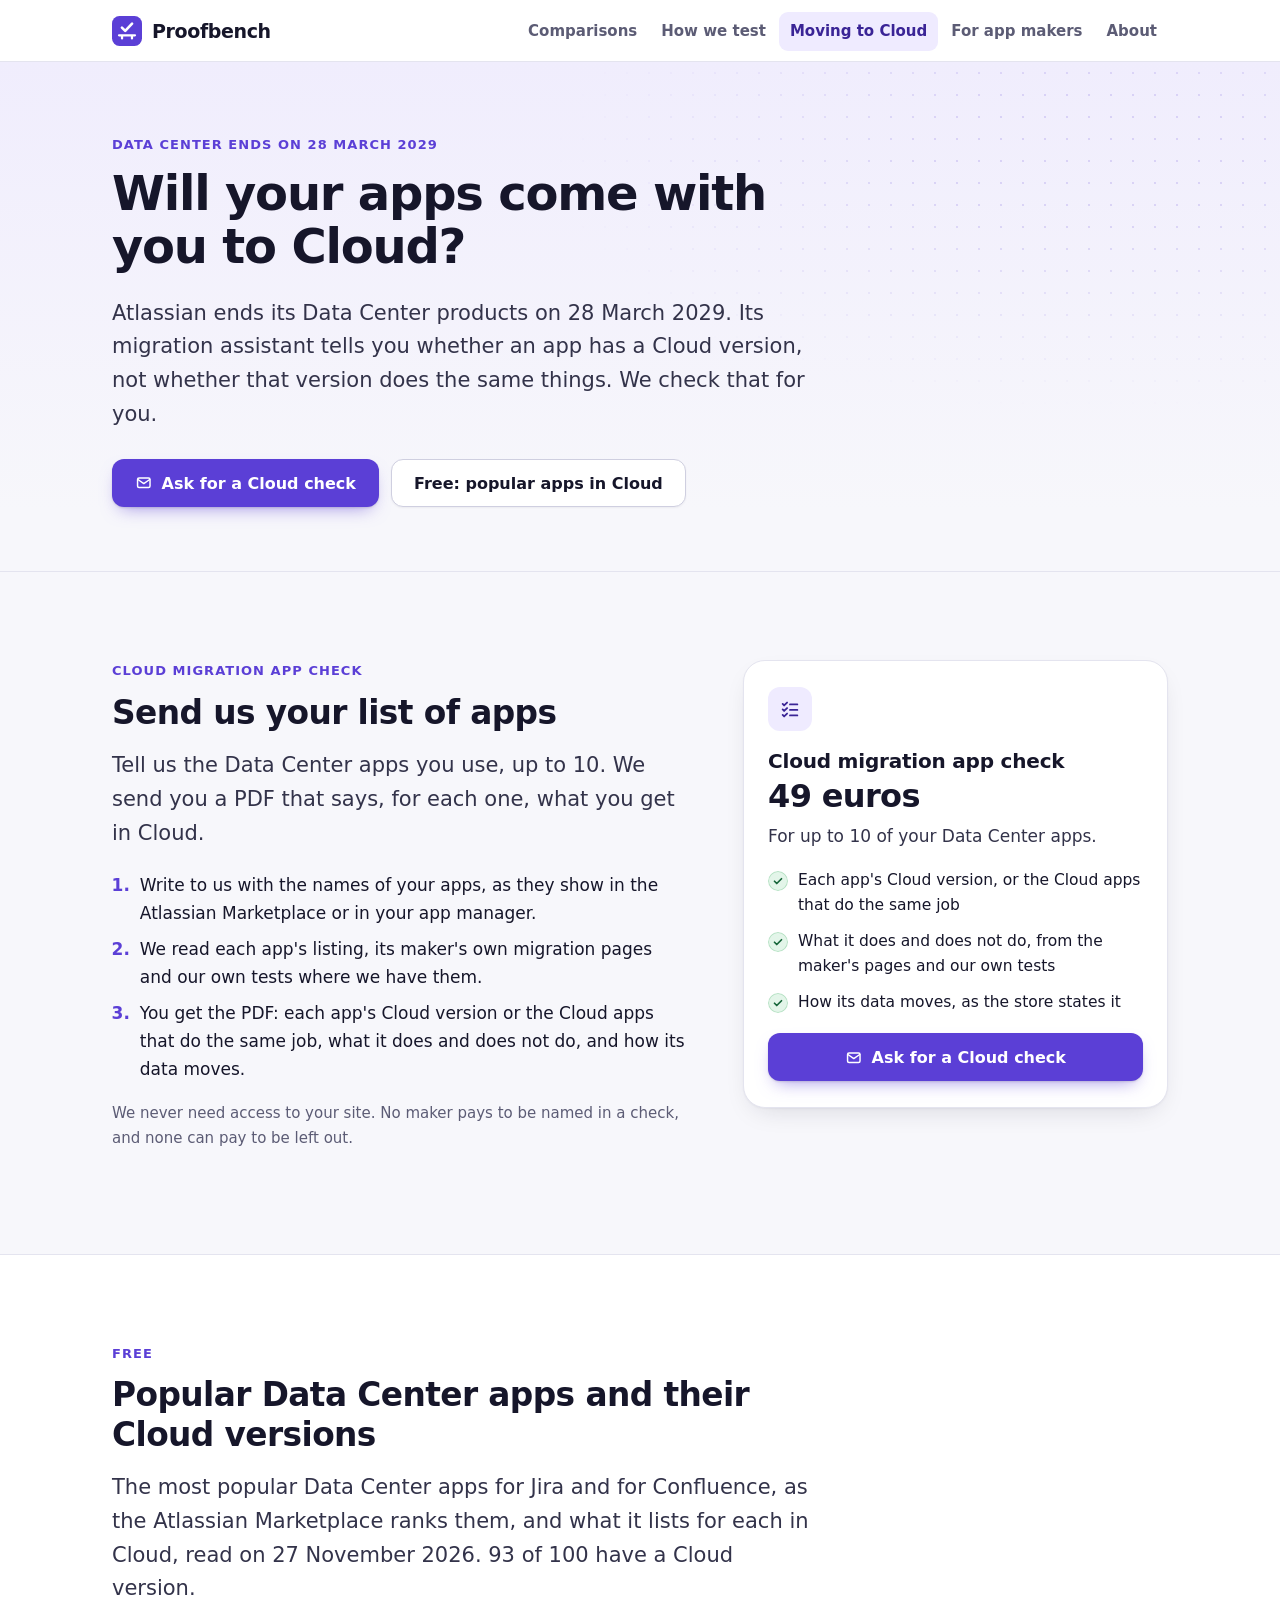
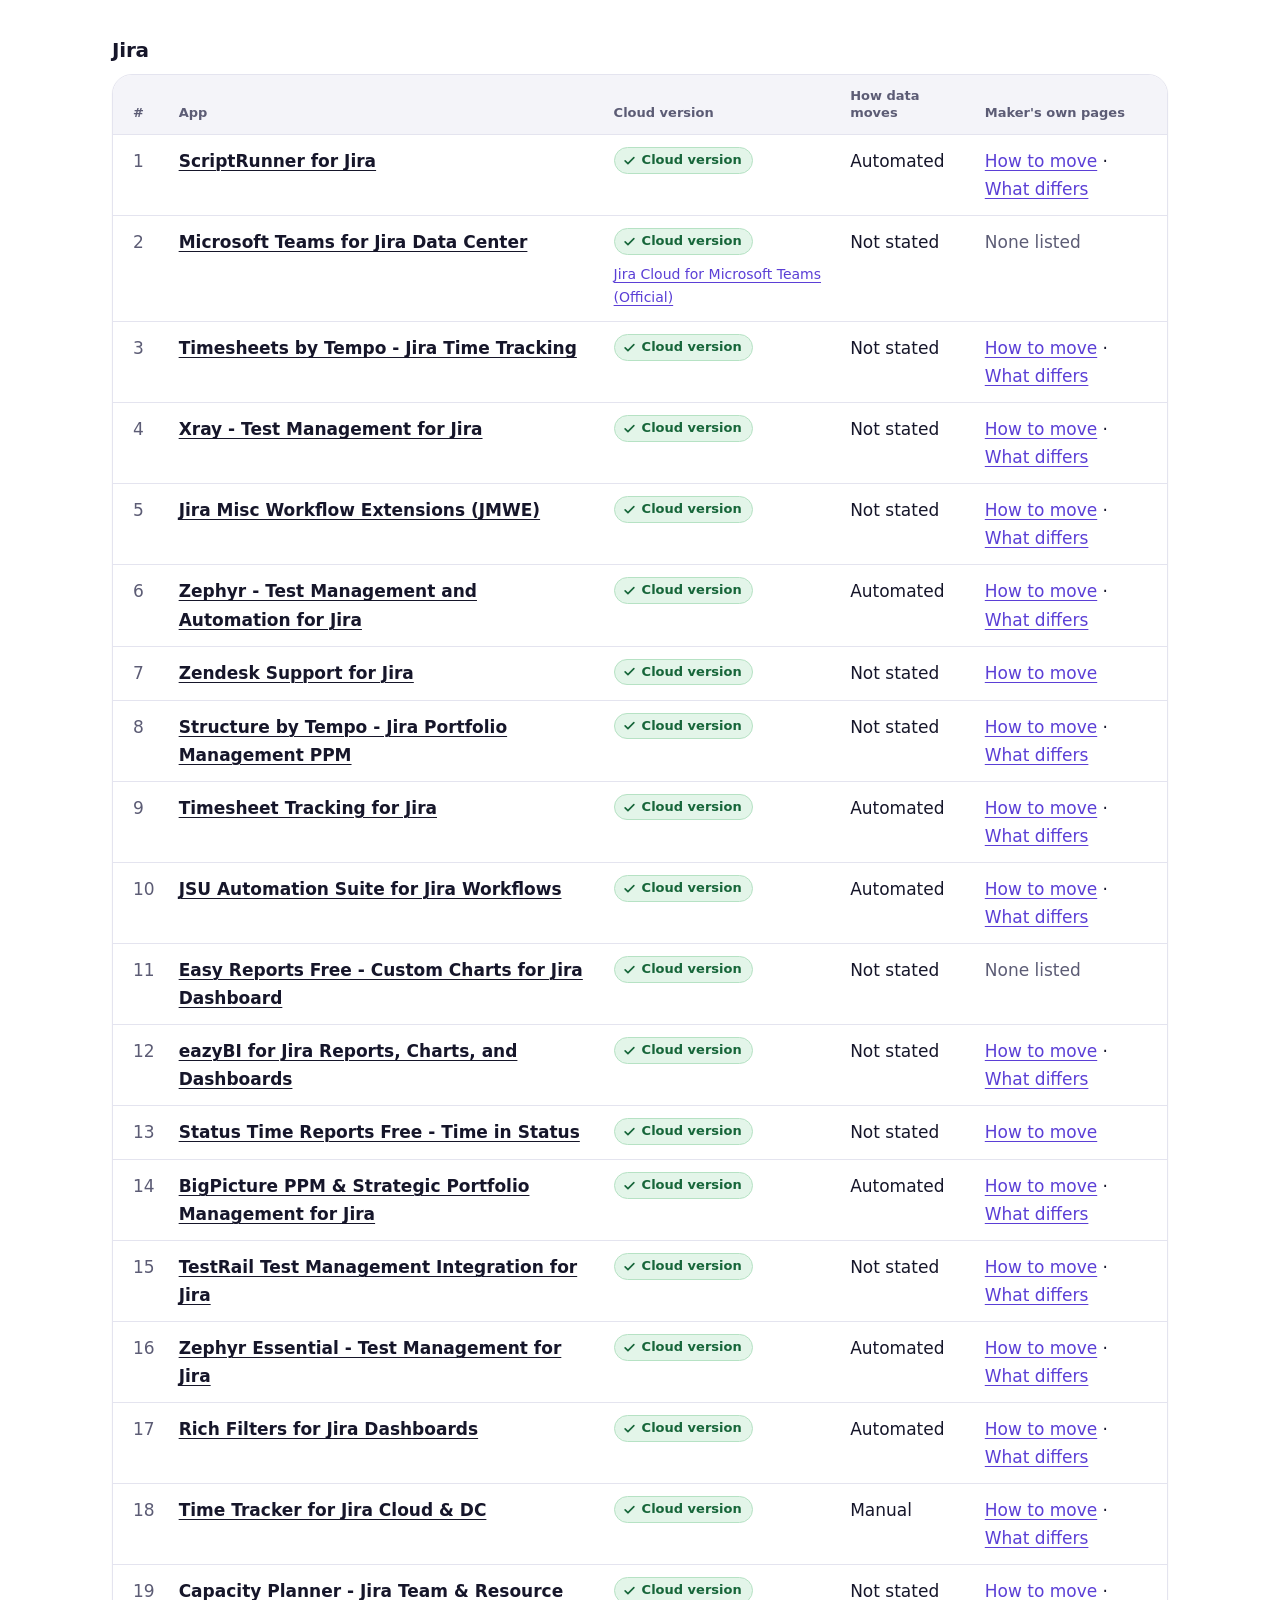
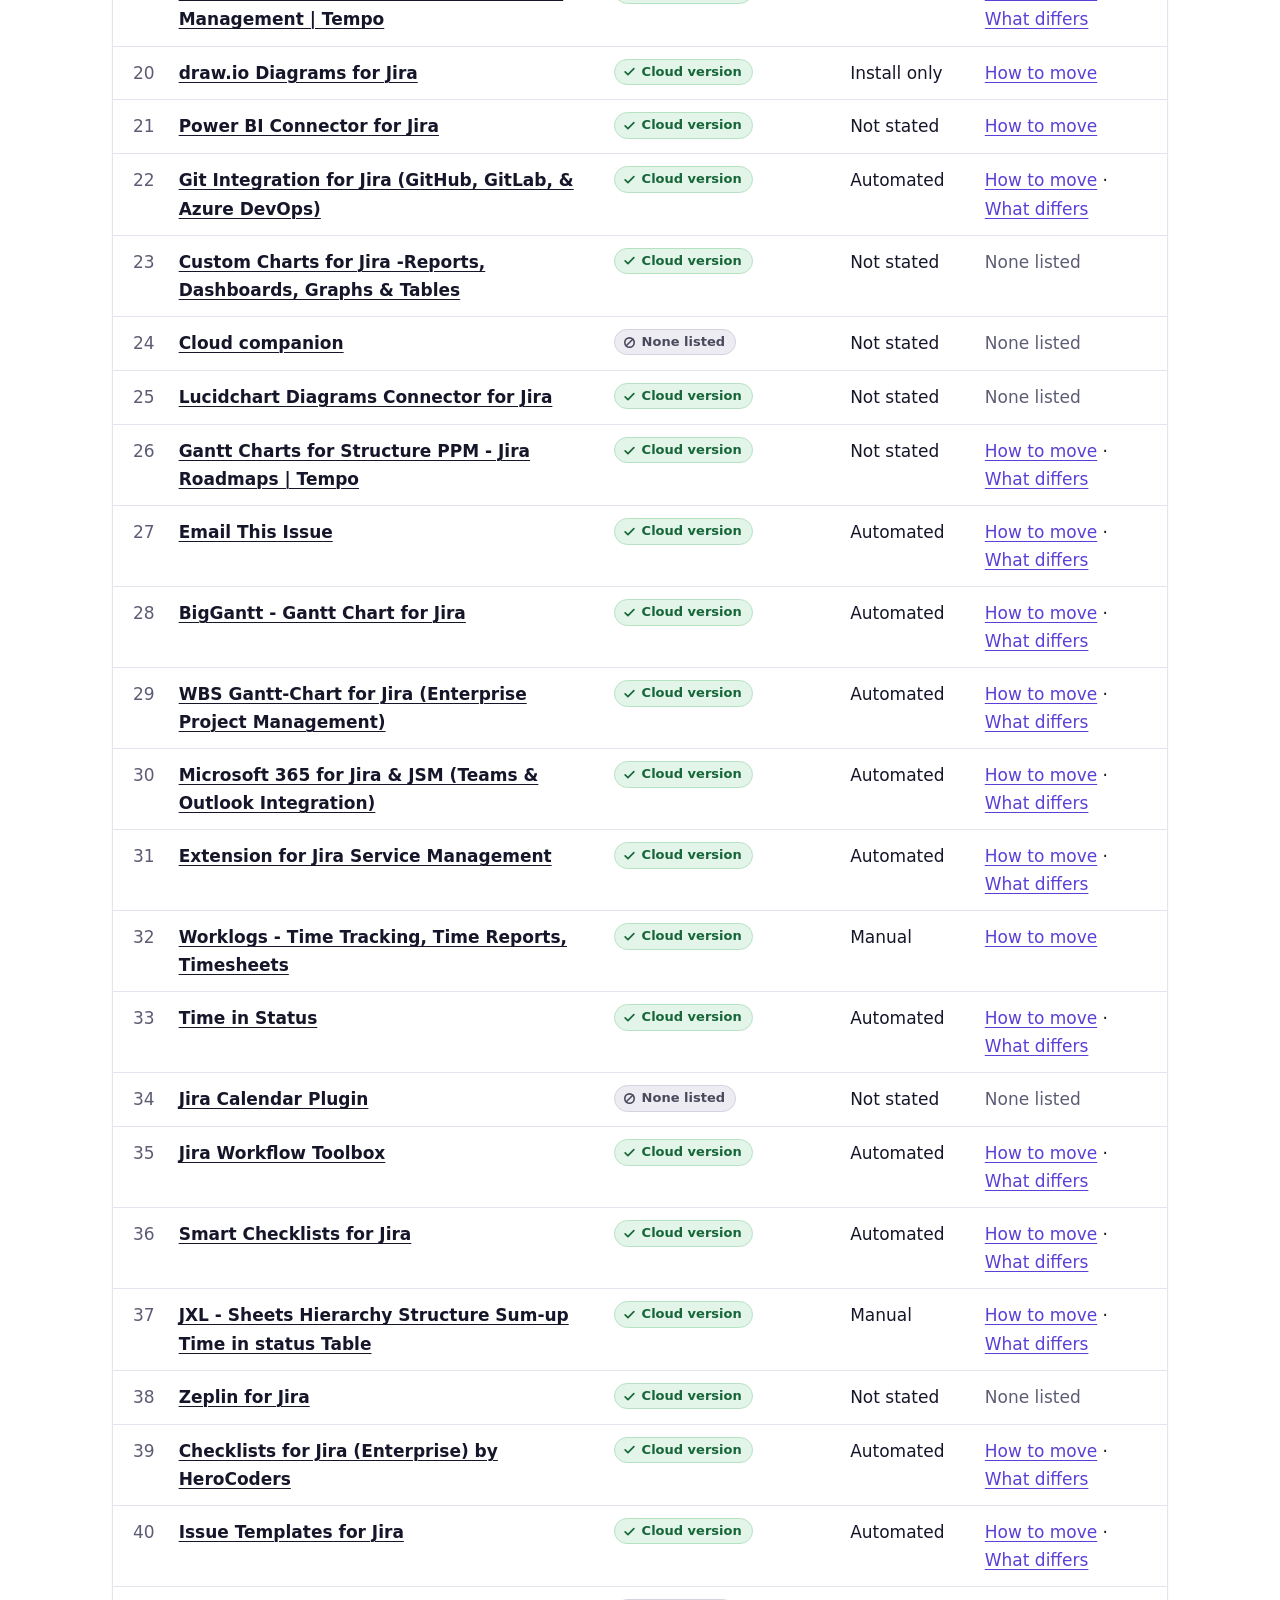
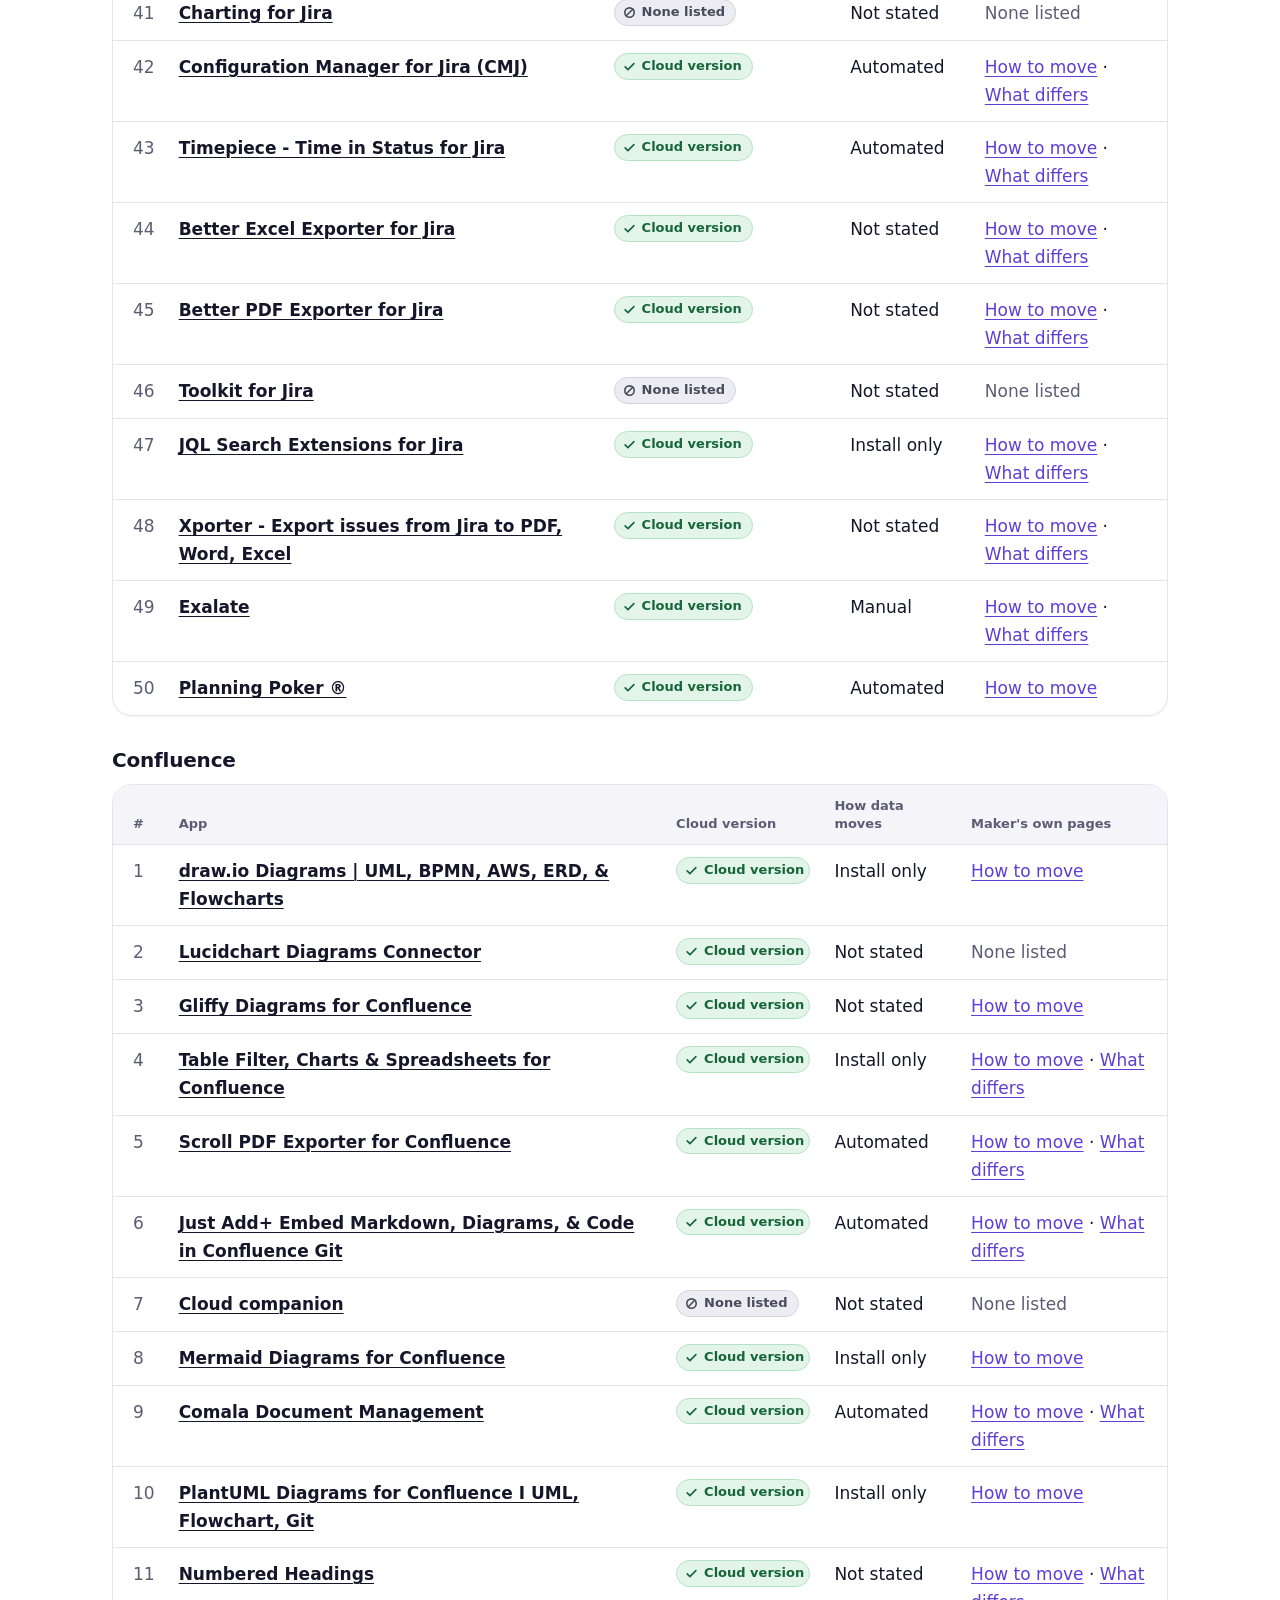
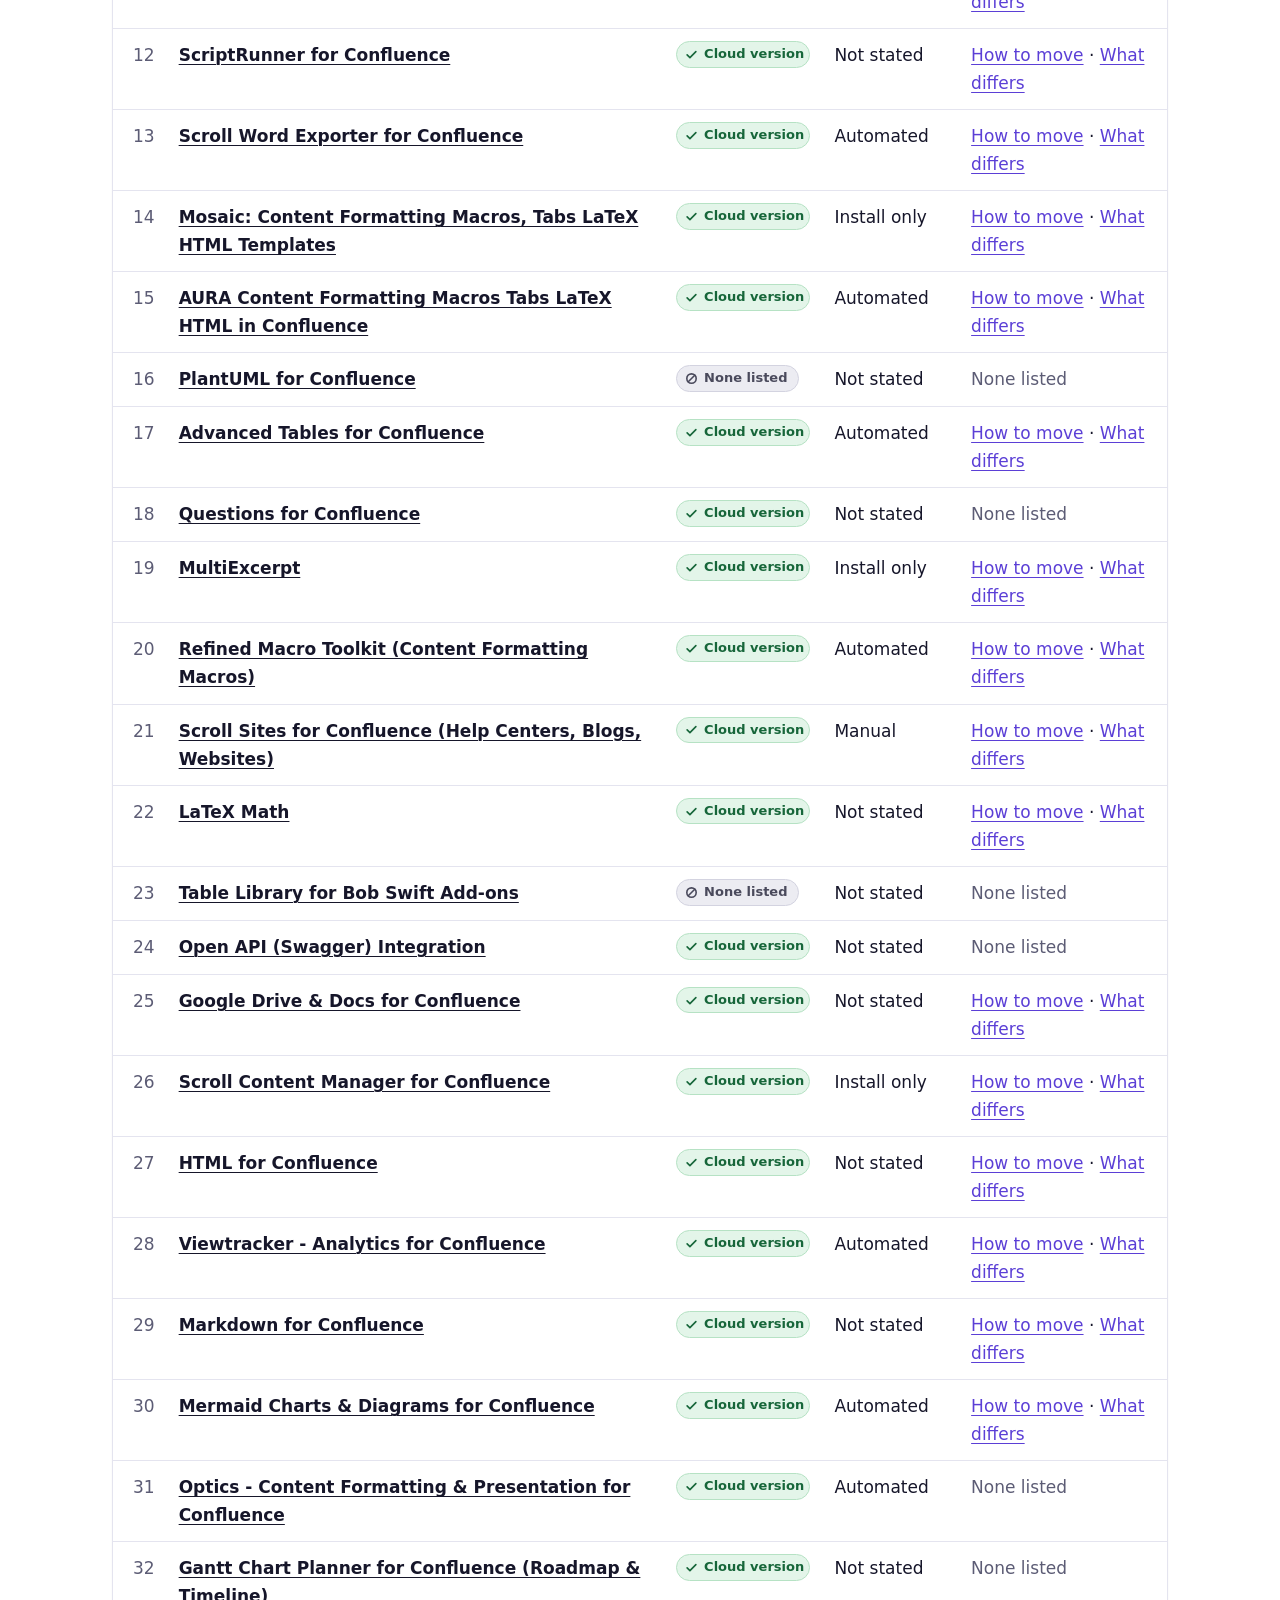
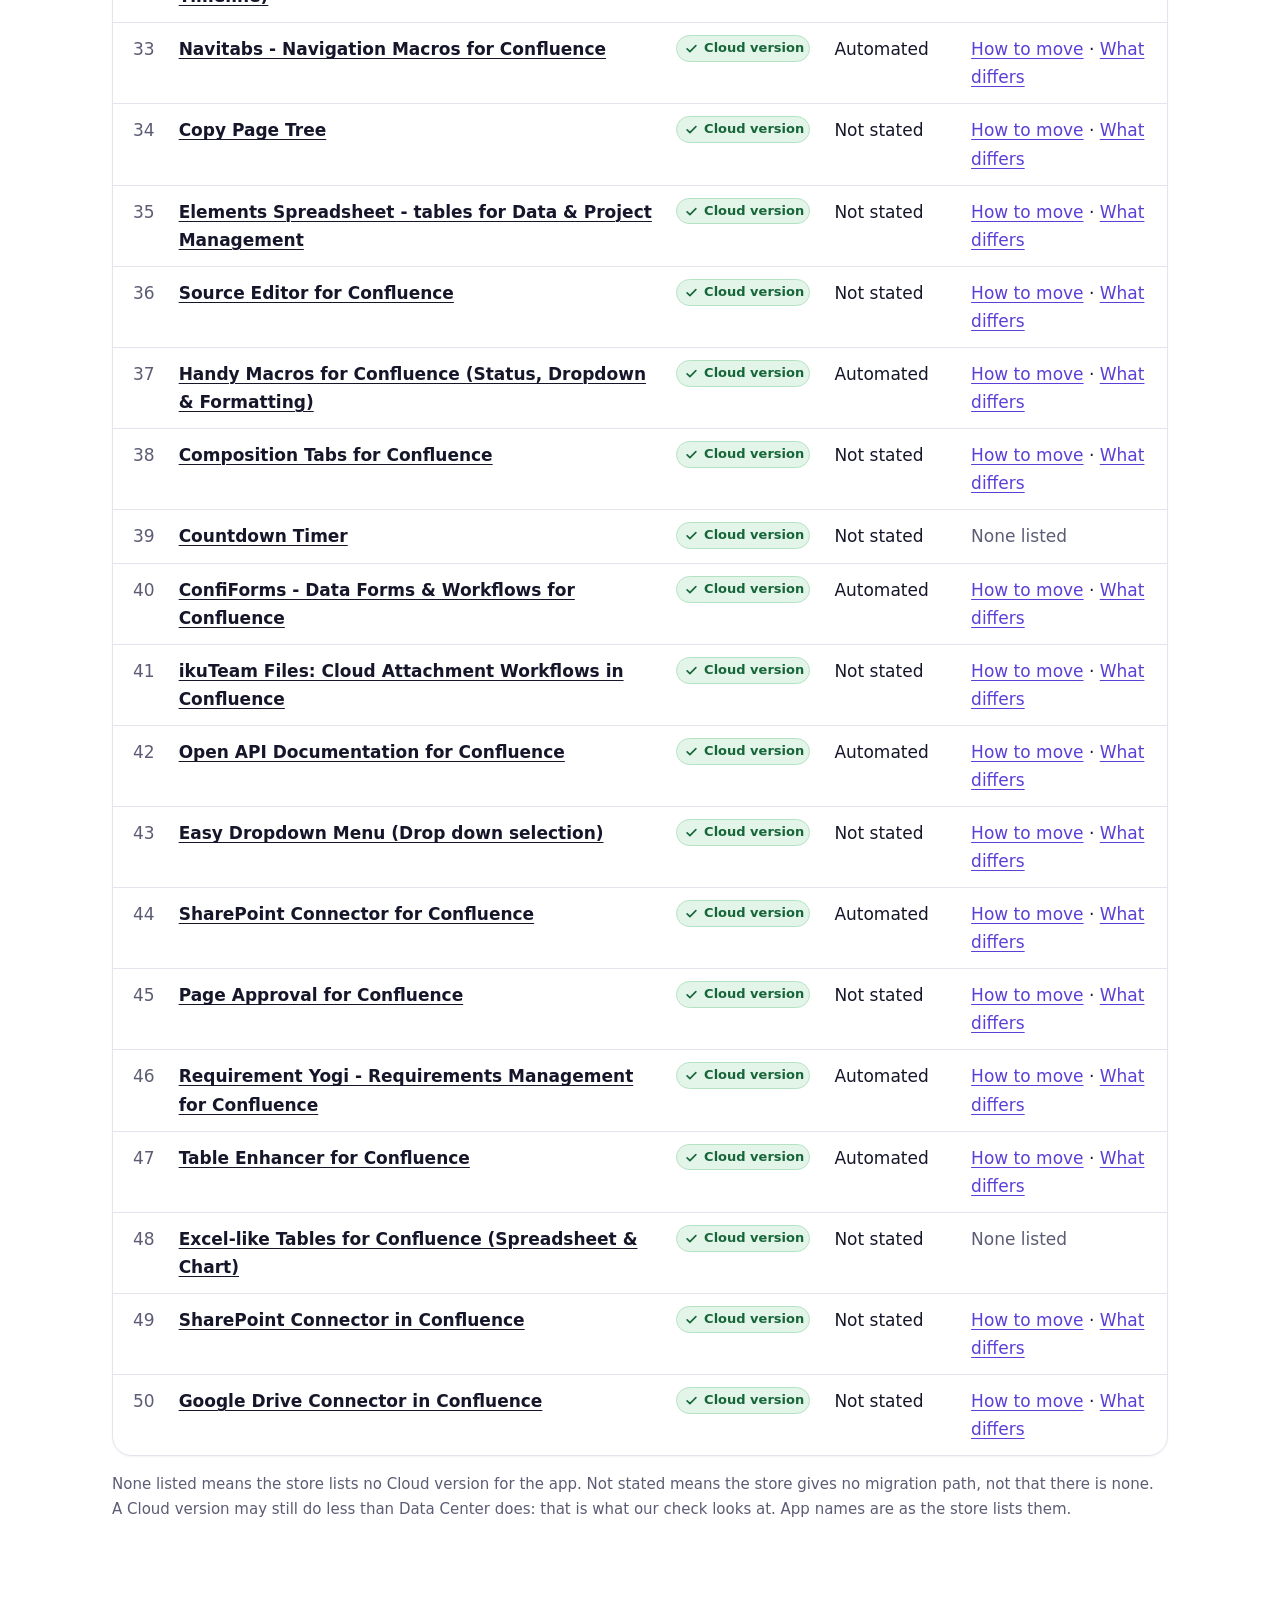
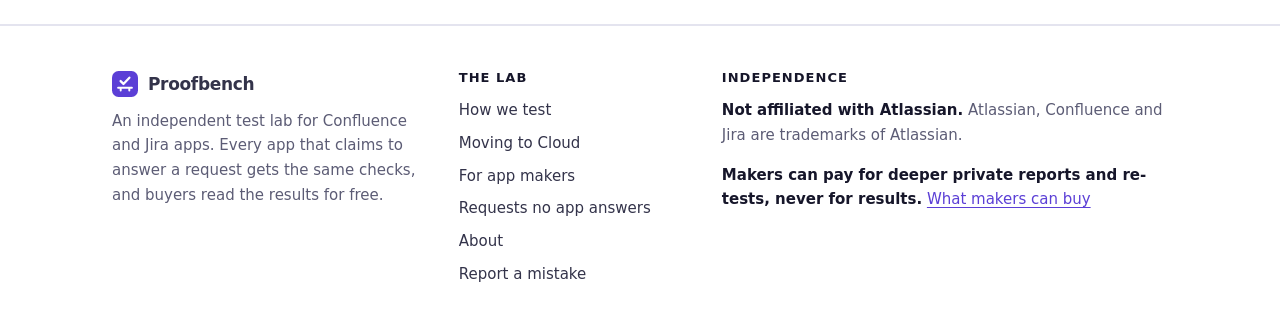
<file: moving-to-cloud/index.html>
<!DOCTYPE html>
<html lang="en">
<head>
<meta charset="utf-8">
<meta name="viewport" content="width=device-width, initial-scale=1">
<meta name="color-scheme" content="light dark">
<meta name="theme-color" content="#f0edfd" media="(prefers-color-scheme: light)">
<meta name="theme-color" content="#15143a" media="(prefers-color-scheme: dark)">
<title>Moving to Cloud: will your apps come with you? · Proofbench</title>
<meta name="description" content="Atlassian ends Data Center on 28 March 2029. See which popular Jira and Confluence apps have a Cloud version, free, or have us check your own apps.">
<meta property="og:type" content="website">
<meta property="og:site_name" content="Proofbench">
<meta property="og:title" content="Moving to Cloud: will your apps come with you?">
<meta property="og:description" content="Atlassian ends Data Center on 28 March 2029. See which popular Jira and Confluence apps have a Cloud version, free, or have us check your own apps.">
<meta property="og:url" content="https://world-wide-nodes.github.io/App_Testing_Lab/moving-to-cloud/">
<meta property="og:image" content="https://world-wide-nodes.github.io/App_Testing_Lab/assets/share-proofbench.png">
<meta property="og:image:width" content="1200">
<meta property="og:image:height" content="630">
<meta property="og:image:alt" content="Proofbench: which Confluence or Jira app really does what you asked for? The same checks for every app, and results are never for sale.">
<meta name="twitter:card" content="summary_large_image">
<meta name="twitter:image" content="https://world-wide-nodes.github.io/App_Testing_Lab/assets/share-proofbench.png">
<meta name="twitter:image:alt" content="Proofbench: which Confluence or Jira app really does what you asked for? The same checks for every app, and results are never for sale.">
<meta name="twitter:title" content="Moving to Cloud: will your apps come with you?">
<meta name="twitter:description" content="Atlassian ends Data Center on 28 March 2029. See which popular Jira and Confluence apps have a Cloud version, free, or have us check your own apps.">
<link rel="canonical" href="https://world-wide-nodes.github.io/App_Testing_Lab/moving-to-cloud/">
<link rel="icon" href="../assets/favicon.svg" type="image/svg+xml">
<link rel="stylesheet" href="../assets/site.css?v=07ff1fd117">
</head>
<body>
<svg xmlns="http://www.w3.org/2000/svg" class="sprite" width="0" height="0" style="position:absolute;width:0;height:0;overflow:hidden" aria-hidden="true" focusable="false">
  <symbol id="i-pass" viewBox="0 0 24 24"><path d="M5 12.5l4.5 4.5L19 7.5"/></symbol>
  <symbol id="i-partial" viewBox="0 0 24 24"><circle cx="12" cy="12" r="7.5"/><path d="M12 4.5a7.5 7.5 0 0 0 0 15z" fill="currentColor" stroke="none"/></symbol>
  <symbol id="i-fail" viewBox="0 0 24 24"><path d="M7 7l10 10M17 7L7 17"/></symbol>
  <symbol id="i-na" viewBox="0 0 24 24"><circle cx="12" cy="12" r="7.5"/><path d="M6.8 17.2L17.2 6.8"/></symbol>
  <symbol id="i-dash" viewBox="0 0 24 24"><path d="M7 12h10"/></symbol>
  <symbol id="i-arrow" viewBox="0 0 24 24"><path d="M5 12h14M13 6l6 6-6 6"/></symbol>
  <symbol id="i-down" viewBox="0 0 24 24"><path d="M12 5v14M6 13l6 6 6-6"/></symbol>
  <symbol id="i-chevron" viewBox="0 0 24 24"><path d="M6 9l6 6 6-6"/></symbol>
  <symbol id="i-external" viewBox="0 0 24 24"><path d="M14 4.5h5.5V10M19.5 4.5L11 13M18 14v4.5a1.5 1.5 0 0 1-1.5 1.5h-11A1.5 1.5 0 0 1 4 18.5v-11A1.5 1.5 0 0 1 5.5 6H10"/></symbol>
  <symbol id="i-info" viewBox="0 0 24 24"><circle cx="12" cy="12" r="8.5"/><path d="M12 11v5.5M12 7.8v.2"/></symbol>
  <symbol id="i-mail" viewBox="0 0 24 24"><rect x="3.5" y="5.5" width="17" height="13" rx="2"/><path d="M4 7.5l8 5.5 8-5.5"/></symbol>
  <symbol id="i-checklist" viewBox="0 0 24 24"><path d="M4 6.5l1.6 1.6L8.8 5M4 12.5l1.6 1.6 3.2-3.1M4 18.5l1.6 1.6 3.2-3.1M12 7h8M12 13h8M12 19h8"/></symbol>
  <symbol id="i-scale" viewBox="0 0 24 24"><path d="M12 4v16M8 20h8M5 7.5h14M12 4.5l-7 3M12 4.5l7 3M5 7.5l-2.5 6h5zM19 7.5l-2.5 6h5z"/></symbol>
  <symbol id="i-repeat" viewBox="0 0 24 24"><path d="M16.5 3.5l3 3-3 3M4.5 11.5v-1a4 4 0 0 1 4-4h11M7.5 20.5l-3-3 3-3M19.5 12.5v1a4 4 0 0 1-4 4h-11"/></symbol>
  <symbol id="i-search" viewBox="0 0 24 24"><circle cx="10.5" cy="10.5" r="6.5"/><path d="M15.5 15.5l5 5"/></symbol>
  <symbol id="i-code" viewBox="0 0 24 24"><path d="M8.5 7l-5 5 5 5M15.5 7l5 5-5 5M13.5 4.5l-3 15"/></symbol>
  <symbol id="i-eye" viewBox="0 0 24 24"><path d="M2.5 12S6 5.5 12 5.5 21.5 12 21.5 12 18 18.5 12 18.5 2.5 12 2.5 12z"/><circle cx="12" cy="12" r="3"/></symbol>
  <symbol id="i-reply" viewBox="0 0 24 24"><path d="M5.5 19.5v-3.5h-1A1.5 1.5 0 0 1 3 14.5v-9A1.5 1.5 0 0 1 4.5 4h15A1.5 1.5 0 0 1 21 5.5v9a1.5 1.5 0 0 1-1.5 1.5H9.5z"/><path d="M7.5 8.5h9M7.5 12h6"/></symbol>
  <symbol id="i-badge" viewBox="0 0 24 24"><circle cx="12" cy="9" r="5.5"/><path d="M8.6 13.3L7.5 20.5l4.5-2.4 4.5 2.4-1.1-7.2"/></symbol>
  <symbol id="i-check-circle" viewBox="0 0 24 24"><circle cx="12" cy="12" r="8.5"/><path d="M8.3 12.3l2.6 2.6 4.9-5.3"/></symbol>
  <symbol id="i-report" viewBox="0 0 24 24"><path d="M14 3.5H7A1.5 1.5 0 0 0 5.5 5v14A1.5 1.5 0 0 0 7 20.5h10a1.5 1.5 0 0 0 1.5-1.5V8z"/><path d="M14 3.5V8h4.5M9 12.5h6M9 16h6"/></symbol>
  <symbol id="i-retest" viewBox="0 0 24 24"><path d="M19.5 12a7.5 7.5 0 1 1-2.3-5.4M19.5 4.5V9H15"/><path d="M9 12.3l2 2 4-4.3"/></symbol>
  <symbol id="i-calendar" viewBox="0 0 24 24"><rect x="4" y="5.5" width="16" height="14.5" rx="2"/><path d="M4 10h16M8.5 3.5v4M15.5 3.5v4M12 13v4M10 15h4"/></symbol>
  <symbol id="i-site" viewBox="0 0 24 24"><rect x="3.5" y="4.5" width="17" height="12" rx="2"/><path d="M8.5 20h7M12 16.5V20"/></symbol>
  <symbol id="i-flag" viewBox="0 0 24 24"><path d="M5.5 21V4.5M5.5 5h11l-2.5 4 2.5 4h-11"/></symbol>
</svg>
<a class="skip" href="#main">Skip to the content</a>
<header class="top">
  <div class="wrap top-row">
    <a class="brand" href="../"><svg class="brand-mark" width="28" height="28" viewBox="0 0 32 32" aria-hidden="true" focusable="false"><rect class="brand-tile" width="32" height="32" rx="8"/><g fill="none" stroke="#fff" stroke-linecap="round" stroke-linejoin="round"><path stroke-width="2.8" d="M10.6 12.4l3.5 3.5 7.3-7.7"/><path stroke-width="2.4" d="M7.5 20.6h17M10.7 20.6v3.3M21.3 20.6v3.3"/></g></svg><span>Proofbench</span></a>
    <nav class="site-nav" aria-label="Main">
      <ul class="nav">
        <li><a href="../">Comparisons</a></li>
        <li><a href="../method/"><span class="nav-long">How we test</span><span class="nav-short" aria-hidden="true">Method</span></a></li>
        <li><a href="../moving-to-cloud/" aria-current="page"><span class="nav-long">Moving to Cloud</span><span class="nav-short" aria-hidden="true">Cloud</span></a></li>
        <li><a href="../makers/"><span class="nav-long">For app makers</span><span class="nav-short" aria-hidden="true">Makers</span></a></li>
        <li><a href="../about/">About</a></li>
      </ul>
    </nav>
  </div>
</header>
<main id="main">
<header class="page-head">
  <div class="wrap">
    <p class="kicker">Data Center ends on 28 March 2029</p>
    <h1>Will your apps come with you to Cloud?</h1>
    <p class="lead">Atlassian ends its Data Center products on 28 March 2029. Its migration assistant tells you whether an app has a Cloud version, not whether that version does the same things. We check that for you.</p>
    <div class="btn-row">
      <a class="btn btn-primary" href="mailto:proofbench.lab@proton.me?subject=Cloud%20migration%20app%20check%20request"><svg class="icon" width="20" height="20" aria-hidden="true"><use href="#i-mail"/></svg>Ask for a Cloud check</a>
      <a class="btn btn-secondary" href="#table">Free: popular apps in Cloud</a>
    </div>
  </div>
</header>

<section class="section" id="check" aria-labelledby="check-title">
  <div class="wrap offer-band">
    <div>
      <p class="kicker">Cloud migration app check</p>
      <h2 id="check-title">Send us your list of apps</h2>
      <p class="lead">Tell us the Data Center apps you use, up to 10. We send you a PDF that says, for each one, what you get in Cloud.</p>
      <ol class="numbered">
        <li>Write to us with the names of your apps, as they show in the Atlassian Marketplace or in your app manager.</li>
        <li>We read each app's listing, its maker's own migration pages and our own tests where we have them.</li>
        <li>You get the PDF: each app's Cloud version or the Cloud apps that do the same job, what it does and does not do, and how its data moves.</li>
      </ol>
      <p class="note">We never need access to your site. No maker pays to be named in a check, and none can pay to be left out.</p>
    </div>
    <div class="offers offers-one">
      <article class="offer">
        <span class="icon-tile"><svg class="icon" width="20" height="20" aria-hidden="true"><use href="#i-checklist"/></svg></span>
        <h3>Cloud migration app check</h3>
        <p class="price">49 euros</p>
        <p class="offer-what">For up to 10 of your Data Center apps.</p>
        <ul class="ticks"><li>Each app&#x27;s Cloud version, or the Cloud apps that do the same job</li><li>What it does and does not do, from the maker&#x27;s pages and our own tests</li><li>How its data moves, as the store states it</li></ul>
        <a class="btn btn-primary" href="mailto:proofbench.lab@proton.me?subject=Cloud%20migration%20app%20check%20request"><svg class="icon" width="20" height="20" aria-hidden="true"><use href="#i-mail"/></svg>Ask for a Cloud check</a>
      </article>
    </div>
  </div>
</section>

<section class="section section-alt" id="table" aria-labelledby="table-title">
  <div class="wrap">
    <div class="section-head">
      <p class="kicker">Free</p>
      <h2 id="table-title">Popular Data Center apps and their Cloud versions</h2>
      <p class="lead">The most popular Data Center apps for Jira and for Confluence, as the Atlassian Marketplace ranks them, and what it lists for each in Cloud, read on 27 November 2026. 93 of 100 have a Cloud version.</p>
    </div>
    <h3 class="table-title">Jira</h3>
    <div class="matrix table-scroll"><table class="data-table">
      <thead><tr><th scope="col">#</th><th scope="col">App</th><th scope="col">Cloud version</th><th scope="col">How data moves</th><th scope="col">Maker's own pages</th></tr></thead>
      <tbody><tr><td class="rank">1</td><th scope="row"><a href="https://marketplace.atlassian.com/apps/6820">ScriptRunner for Jira</a></th><td data-label="Cloud version"><span class="pill pill-pass"><svg class="icon" width="20" height="20" aria-hidden="true"><use href="#i-pass"/></svg><span class="word">Cloud version</span></span></td><td data-label="How data moves">Automated</td><td data-label="Maker's pages"><a href="https://docs.adaptavist.com/sr4js/latest/scriptrunner-migration/migrating-to-cloud">How to move</a> · <a href="https://docs.adaptavist.com/sr4js/latest/scriptrunner-migration/migrating-to-cloud/feature-parity-and-script-alternatives">What differs</a></td></tr><tr><td class="rank">2</td><th scope="row"><a href="https://marketplace.atlassian.com/apps/1217836">Microsoft Teams for Jira Data Center</a></th><td data-label="Cloud version"><span class="pill pill-pass"><svg class="icon" width="20" height="20" aria-hidden="true"><use href="#i-pass"/></svg><span class="word">Cloud version</span></span><a class="also" href="https://marketplace.atlassian.com/apps/1226478">Jira Cloud for Microsoft Teams (Official)</a></td><td data-label="How data moves">Not stated</td><td data-label="Maker's pages"><span class="muted">None listed</span></td></tr><tr><td class="rank">3</td><th scope="row"><a href="https://marketplace.atlassian.com/apps/6572">Timesheets by Tempo - Jira Time Tracking</a></th><td data-label="Cloud version"><span class="pill pill-pass"><svg class="icon" width="20" height="20" aria-hidden="true"><use href="#i-pass"/></svg><span class="word">Cloud version</span></span></td><td data-label="How data moves">Not stated</td><td data-label="Maker's pages"><a href="http://www.tempo.io/migration-guide">How to move</a> · <a href="http://www.tempo.io/timesheets-server-vs-cloud">What differs</a></td></tr><tr><td class="rank">4</td><th scope="row"><a href="https://marketplace.atlassian.com/apps/1211769">Xray - Test Management for Jira</a></th><td data-label="Cloud version"><span class="pill pill-pass"><svg class="icon" width="20" height="20" aria-hidden="true"><use href="#i-pass"/></svg><span class="word">Cloud version</span></span></td><td data-label="How data moves">Not stated</td><td data-label="Maker's pages"><a href="https://docs.getxray.app/display/XRAY/Jira+Cloud+Migration+Guide">How to move</a> · <a href="https://docs.getxray.app/display/XRAYCLOUD/Xray+Server+and+Xray+Cloud">What differs</a></td></tr><tr><td class="rank">5</td><th scope="row"><a href="https://marketplace.atlassian.com/apps/292">Jira Misc Workflow Extensions (JMWE)</a></th><td data-label="Cloud version"><span class="pill pill-pass"><svg class="icon" width="20" height="20" aria-hidden="true"><use href="#i-pass"/></svg><span class="word">Cloud version</span></span></td><td data-label="How data moves">Not stated</td><td data-label="Maker's pages"><a href="https://apps.appf.re/jmwe/doc/server/migrating-to-cloud">How to move</a> · <a href="https://apps.appf.re/jmwe/doc/server/feature-comparison">What differs</a></td></tr><tr><td class="rank">6</td><th scope="row"><a href="https://marketplace.atlassian.com/apps/1213259">Zephyr - Test Management and Automation for Jira</a></th><td data-label="Cloud version"><span class="pill pill-pass"><svg class="icon" width="20" height="20" aria-hidden="true"><use href="#i-pass"/></svg><span class="word">Cloud version</span></span></td><td data-label="How data moves">Automated</td><td data-label="Maker's pages"><a href="https://support.smartbear.com/zephyr-scale-server/docs/en/how-to-migrate-to-cloud/migration-guide.html">How to move</a> · <a href="https://support.smartbear.com/tm4j-server/docs/features.html">What differs</a></td></tr><tr><td class="rank">7</td><th scope="row"><a href="https://marketplace.atlassian.com/apps/1211941">Zendesk Support for Jira</a></th><td data-label="Cloud version"><span class="pill pill-pass"><svg class="icon" width="20" height="20" aria-hidden="true"><use href="#i-pass"/></svg><span class="word">Cloud version</span></span></td><td data-label="How data moves">Not stated</td><td data-label="Maker's pages"><a href="https://support.zendesk.com/hc/en-us/articles/4402838286106-Migrating-Zendesk-Support-for-Jira-integration-when-moving-from-Jira-Server-to-Jira-Cloud">How to move</a></td></tr><tr><td class="rank">8</td><th scope="row"><a href="https://marketplace.atlassian.com/apps/34717">Structure by Tempo - Jira Portfolio Management PPM</a></th><td data-label="Cloud version"><span class="pill pill-pass"><svg class="icon" width="20" height="20" aria-hidden="true"><use href="#i-pass"/></svg><span class="word">Cloud version</span></span></td><td data-label="How data moves">Not stated</td><td data-label="Maker's pages"><a href="https://help.tempo.io/structure/latest/migrate-to-cloud">How to move</a> · <a href="https://wiki.almworks.com/x/ULK9Aw">What differs</a></td></tr><tr><td class="rank">9</td><th scope="row"><a href="https://marketplace.atlassian.com/apps/1216988">Timesheet Tracking for Jira</a></th><td data-label="Cloud version"><span class="pill pill-pass"><svg class="icon" width="20" height="20" aria-hidden="true"><use href="#i-pass"/></svg><span class="word">Cloud version</span></span></td><td data-label="How data moves">Automated</td><td data-label="Maker's pages"><a href="https://cappsule.atlassian.net/wiki/spaces/Datacenter/pages/2838298626/Datacenter+to+Cloud+Migration">How to move</a> · <a href="https://cappsule.atlassian.net/wiki/spaces/Datacenter/pages/2838462467/Datacenter+VS+Cloud+Feature+Matrix">What differs</a></td></tr><tr><td class="rank">10</td><th scope="row"><a href="https://marketplace.atlassian.com/apps/5048">JSU Automation Suite for Jira Workflows</a></th><td data-label="Cloud version"><span class="pill pill-pass"><svg class="icon" width="20" height="20" aria-hidden="true"><use href="#i-pass"/></svg><span class="word">Cloud version</span></span></td><td data-label="How data moves">Automated</td><td data-label="Maker's pages"><a href="https://apps.appf.re/jsu/migration/jcma/server-to-cloud?ref=MP">How to move</a> · <a href="https://apps.appf.re/jsu/migration/jcma/server-to-cloud/feature-comparison?ref=MP">What differs</a></td></tr><tr><td class="rank">11</td><th scope="row"><a href="https://marketplace.atlassian.com/apps/1226734">Easy Reports Free - Custom Charts for Jira Dashboard</a></th><td data-label="Cloud version"><span class="pill pill-pass"><svg class="icon" width="20" height="20" aria-hidden="true"><use href="#i-pass"/></svg><span class="word">Cloud version</span></span></td><td data-label="How data moves">Not stated</td><td data-label="Maker's pages"><span class="muted">None listed</span></td></tr><tr><td class="rank">12</td><th scope="row"><a href="https://marketplace.atlassian.com/apps/1211051">eazyBI for Jira Reports, Charts, and Dashboards</a></th><td data-label="Cloud version"><span class="pill pill-pass"><svg class="icon" width="20" height="20" aria-hidden="true"><use href="#i-pass"/></svg><span class="word">Cloud version</span></span></td><td data-label="How data moves">Not stated</td><td data-label="Maker's pages"><a href="https://docs.eazybi.com/eazybi/set-up-and-administer/atlassian-data-center/database-migration#Databasemigration-ServertoCloud">How to move</a> · <a href="https://docs.eazybi.com/eazybi/getting-started/compare-products/comparing-eazybi-for-jira-cloud-vs-data-center">What differs</a></td></tr><tr><td class="rank">13</td><th scope="row"><a href="https://marketplace.atlassian.com/apps/1222051">Status Time Reports Free - Time in Status</a></th><td data-label="Cloud version"><span class="pill pill-pass"><svg class="icon" width="20" height="20" aria-hidden="true"><use href="#i-pass"/></svg><span class="word">Cloud version</span></span></td><td data-label="How data moves">Not stated</td><td data-label="Maker's pages"><a href="https://status-time.bloompeak.io/cloud-migration">How to move</a></td></tr><tr><td class="rank">14</td><th scope="row"><a href="https://marketplace.atlassian.com/apps/1212259">BigPicture PPM &amp; Strategic Portfolio Management for Jira</a></th><td data-label="Cloud version"><span class="pill pill-pass"><svg class="icon" width="20" height="20" aria-hidden="true"><use href="#i-pass"/></svg><span class="word">Cloud version</span></span></td><td data-label="How data moves">Automated</td><td data-label="Maker's pages"><a href="https://apps.appf.re/marketplace/support/dc-2-cloud-migration">How to move</a> · <a href="https://apps.appf.re/marketplace/support/feature-parity">What differs</a></td></tr><tr><td class="rank">15</td><th scope="row"><a href="https://marketplace.atlassian.com/apps/1213701">TestRail Test Management Integration for Jira</a></th><td data-label="Cloud version"><span class="pill pill-pass"><svg class="icon" width="20" height="20" aria-hidden="true"><use href="#i-pass"/></svg><span class="word">Cloud version</span></span></td><td data-label="How data moves">Not stated</td><td data-label="Maker's pages"><a href="https://www.gurock.com/testrail/docs/admin/migration/migration-from-testrail-server/">How to move</a> · <a href="https://www.gurock.com/testrail/docs/admin/migration/migration-from-testrail-server/">What differs</a></td></tr><tr><td class="rank">16</td><th scope="row"><a href="https://marketplace.atlassian.com/apps/1014681">Zephyr Essential - Test Management for Jira</a></th><td data-label="Cloud version"><span class="pill pill-pass"><svg class="icon" width="20" height="20" aria-hidden="true"><use href="#i-pass"/></svg><span class="word">Cloud version</span></span></td><td data-label="How data moves">Automated</td><td data-label="Maker's pages"><a href="https://support.smartbear.com/zephyr-squad-server/docs/en/zephyr-squad-server-to-cloud-migration-guides.html">How to move</a> · <a href="https://support.smartbear.com/zephyr-squad-server/docs/en/zephyr-squad-features---server-data-center-vs-cloud.html">What differs</a></td></tr><tr><td class="rank">17</td><th scope="row"><a href="https://marketplace.atlassian.com/apps/1214789">Rich Filters for Jira Dashboards</a></th><td data-label="Cloud version"><span class="pill pill-pass"><svg class="icon" width="20" height="20" aria-hidden="true"><use href="#i-pass"/></svg><span class="word">Cloud version</span></span></td><td data-label="How data moves">Automated</td><td data-label="Maker's pages"><a href="https://support.appfire.com/space/RFCDOC/783942350/Migrate+to+Cloud">How to move</a> · <a href="https://support.appfire.com/space/RFCDOC/783942143/Feature+parity+%E2%80%93+Cloud+vs+Data+Center+comparison">What differs</a></td></tr><tr><td class="rank">18</td><th scope="row"><a href="https://marketplace.atlassian.com/apps/294">Time Tracker for Jira Cloud &amp; DC</a></th><td data-label="Cloud version"><span class="pill pill-pass"><svg class="icon" width="20" height="20" aria-hidden="true"><use href="#i-pass"/></svg><span class="word">Cloud version</span></span></td><td data-label="How data moves">Manual</td><td data-label="Maker's pages"><a href="https://primetimesheet.atlassian.net/wiki/spaces/KB/pages/656343045/Cloud+Server+Moving+Migration">How to move</a> · <a href="https://help.tempo.io/trg-dc/latest/differences-between-time-tracker-dc-and-time-tracker-cloud">What differs</a></td></tr><tr><td class="rank">19</td><th scope="row"><a href="https://marketplace.atlassian.com/apps/1211881">Capacity Planner - Jira Team &amp; Resource Management | Tempo</a></th><td data-label="Cloud version"><span class="pill pill-pass"><svg class="icon" width="20" height="20" aria-hidden="true"><use href="#i-pass"/></svg><span class="word">Cloud version</span></span></td><td data-label="How data moves">Not stated</td><td data-label="Maker's pages"><a href="http://www.tempo.io/migration-guide">How to move</a> · <a href="http://www.tempo.io/planner-server-vs-cloud">What differs</a></td></tr><tr><td class="rank">20</td><th scope="row"><a href="https://marketplace.atlassian.com/apps/1211413">draw.io Diagrams for Jira</a></th><td data-label="Cloud version"><span class="pill pill-pass"><svg class="icon" width="20" height="20" aria-hidden="true"><use href="#i-pass"/></svg><span class="word">Cloud version</span></span></td><td data-label="How data moves">Install only</td><td data-label="Maker's pages"><a href="https://www.drawio.com/docs/integrations/atlassian/jira/migrate-drawio-jira/">How to move</a></td></tr><tr><td class="rank">21</td><th scope="row"><a href="https://marketplace.atlassian.com/apps/1221150">Power BI Connector for Jira</a></th><td data-label="Cloud version"><span class="pill pill-pass"><svg class="icon" width="20" height="20" aria-hidden="true"><use href="#i-pass"/></svg><span class="word">Cloud version</span></span></td><td data-label="How data moves">Not stated</td><td data-label="Maker's pages"><a href="https://help.tempo.io/powerbiconnector-dc/latest/data-center-to-cloud-migration-documentation">How to move</a></td></tr><tr><td class="rank">22</td><th scope="row"><a href="https://marketplace.atlassian.com/apps/4984">Git Integration for Jira (GitHub, GitLab, &amp; Azure DevOps)</a></th><td data-label="Cloud version"><span class="pill pill-pass"><svg class="icon" width="20" height="20" aria-hidden="true"><use href="#i-pass"/></svg><span class="word">Cloud version</span></span></td><td data-label="How data moves">Automated</td><td data-label="Maker's pages"><a href="https://help.gitkraken.com/git-integration-for-jira-cloud/migrating-from-jira-server-data-center-to-jira-cloud-gij-cloud/">How to move</a> · <a href="https://help.gitkraken.com/git-integration-for-jira-cloud/git-integration-server-data-center-vs-jira-cloud-feature-comparison-gij-cloud/">What differs</a></td></tr><tr><td class="rank">23</td><th scope="row"><a href="https://marketplace.atlassian.com/apps/1220925">Custom Charts for Jira -Reports, Dashboards, Graphs &amp; Tables</a></th><td data-label="Cloud version"><span class="pill pill-pass"><svg class="icon" width="20" height="20" aria-hidden="true"><use href="#i-pass"/></svg><span class="word">Cloud version</span></span></td><td data-label="How data moves">Not stated</td><td data-label="Maker's pages"><span class="muted">None listed</span></td></tr><tr><td class="rank">24</td><th scope="row"><a href="https://marketplace.atlassian.com/apps/1234907">Cloud companion</a></th><td data-label="Cloud version"><span class="pill pill-na"><svg class="icon" width="20" height="20" aria-hidden="true"><use href="#i-na"/></svg><span class="word">None listed</span></span></td><td data-label="How data moves">Not stated</td><td data-label="Maker's pages"><span class="muted">None listed</span></td></tr><tr><td class="rank">25</td><th scope="row"><a href="https://marketplace.atlassian.com/apps/645982">Lucidchart Diagrams Connector for Jira</a></th><td data-label="Cloud version"><span class="pill pill-pass"><svg class="icon" width="20" height="20" aria-hidden="true"><use href="#i-pass"/></svg><span class="word">Cloud version</span></span></td><td data-label="How data moves">Not stated</td><td data-label="Maker's pages"><span class="muted">None listed</span></td></tr><tr><td class="rank">26</td><th scope="row"><a href="https://marketplace.atlassian.com/apps/1217809">Gantt Charts for Structure PPM - Jira Roadmaps | Tempo</a></th><td data-label="Cloud version"><span class="pill pill-pass"><svg class="icon" width="20" height="20" aria-hidden="true"><use href="#i-pass"/></svg><span class="word">Cloud version</span></span></td><td data-label="How data moves">Not stated</td><td data-label="Maker's pages"><a href="https://help.tempo.io/gantt/latest/migrate-to-cloud">How to move</a> · <a href="https://help.tempo.io/gantt/latest/comparison-between-cloud-and-data-center">What differs</a></td></tr><tr><td class="rank">27</td><th scope="row"><a href="https://marketplace.atlassian.com/apps/4977">Email This Issue</a></th><td data-label="Cloud version"><span class="pill pill-pass"><svg class="icon" width="20" height="20" aria-hidden="true"><use href="#i-pass"/></svg><span class="word">Cloud version</span></span></td><td data-label="How data moves">Automated</td><td data-label="Maker's pages"><a href="https://docs.meta-inf.hu/email-this-issue/server-to-cloud-migration/server-to-cloud-automatic-migration-tool">How to move</a> · <a href="https://docs.meta-inf.hu/email-this-issue/v/email-this-issue-for-jira-server-data-center/server-to-cloud-migration/server-to-cloud-manual-migration-guide-for-email-this-issue/overview-of-available-features">What differs</a></td></tr><tr><td class="rank">28</td><th scope="row"><a href="https://marketplace.atlassian.com/apps/1213016">BigGantt - Gantt Chart for Jira</a></th><td data-label="Cloud version"><span class="pill pill-pass"><svg class="icon" width="20" height="20" aria-hidden="true"><use href="#i-pass"/></svg><span class="word">Cloud version</span></span></td><td data-label="How data moves">Automated</td><td data-label="Maker's pages"><a href="https://support.appfire.com/space/DLP/297896980/Migration+using+Jira+Cloud+Migration+Assistant+(JCMA)">How to move</a> · <a href="https://support.appfire.com/space/DLP/2211186614/Cloud+vs.+Data+Center+-+Key+Differences+between+Platforms">What differs</a></td></tr><tr><td class="rank">29</td><th scope="row"><a href="https://marketplace.atlassian.com/apps/1211768">WBS Gantt-Chart for Jira (Enterprise Project Management)</a></th><td data-label="Cloud version"><span class="pill pill-pass"><svg class="icon" width="20" height="20" aria-hidden="true"><use href="#i-pass"/></svg><span class="word">Cloud version</span></span></td><td data-label="How data moves">Automated</td><td data-label="Maker's pages"><a href="https://docs.ricksoft-inc.com/wbs-gantt-chart-for-jira-cloud/How-to-migrate-WBS-Gantt-Chart-from-Server-%2F-Data-Center-to-Cloud.3960111109.html">How to move</a> · <a href="https://docs.ricksoft-inc.com/wbs-gantt-chart-for-jira-cloud/Comparison-with-WBS-Gantt-Chart-for-Jira-Server.434372708.html">What differs</a></td></tr><tr><td class="rank">30</td><th scope="row"><a href="https://marketplace.atlassian.com/apps/1213138">Microsoft 365 for Jira &amp; JSM (Teams &amp; Outlook Integration)</a></th><td data-label="Cloud version"><span class="pill pill-pass"><svg class="icon" width="20" height="20" aria-hidden="true"><use href="#i-pass"/></svg><span class="word">Cloud version</span></span></td><td data-label="How data moves">Automated</td><td data-label="Maker's pages"><a href="https://support.yasoon.com/M365FJ/Migration-to-Cloud.2239004725.html">How to move</a> · <a href="https://support.yasoon.com/M365FJ/Migration-to-Cloud.2239004725.html#MigrationtoCloud-FeaturedifferencesCloudvs.ServerforMicrosoft365forJira">What differs</a></td></tr><tr><td class="rank">31</td><th scope="row"><a href="https://marketplace.atlassian.com/apps/1212161">Extension for Jira Service Management</a></th><td data-label="Cloud version"><span class="pill pill-pass"><svg class="icon" width="20" height="20" aria-hidden="true"><use href="#i-pass"/></svg><span class="word">Cloud version</span></span></td><td data-label="How data moves">Automated</td><td data-label="Maker's pages"><a href="https://deviniti.com/support/addon/server/extension/latest/server-to-cloud-migration/#migration-process">How to move</a> · <a href="https://deviniti.com/support/addon/server/extension/latest/server-to-cloud-migration/">What differs</a></td></tr><tr><td class="rank">32</td><th scope="row"><a href="https://marketplace.atlassian.com/apps/1219004">Worklogs - Time Tracking, Time Reports, Timesheets</a></th><td data-label="Cloud version"><span class="pill pill-pass"><svg class="icon" width="20" height="20" aria-hidden="true"><use href="#i-pass"/></svg><span class="word">Cloud version</span></span></td><td data-label="How data moves">Manual</td><td data-label="Maker's pages"><a href="https://apps-docs.soldevelo.com/worklogs-time-tracking-time-reports-timesheets-documentation/migrate-to-cloud">How to move</a></td></tr><tr><td class="rank">33</td><th scope="row"><a href="https://marketplace.atlassian.com/apps/1219732">Time in Status</a></th><td data-label="Cloud version"><span class="pill pill-pass"><svg class="icon" width="20" height="20" aria-hidden="true"><use href="#i-pass"/></svg><span class="word">Cloud version</span></span></td><td data-label="How data moves">Automated</td><td data-label="Maker's pages"><a href="https://help.saasjet.com/tisjdc/migrating-time-in-status-from-jira-data-center-to-">How to move</a> · <a href="https://help.saasjet.com/tisjdc/time-in-status-data-center-vs-cloud-features-compa">What differs</a></td></tr><tr><td class="rank">34</td><th scope="row"><a href="https://marketplace.atlassian.com/apps/293">Jira Calendar Plugin</a></th><td data-label="Cloud version"><span class="pill pill-na"><svg class="icon" width="20" height="20" aria-hidden="true"><use href="#i-na"/></svg><span class="word">None listed</span></span></td><td data-label="How data moves">Not stated</td><td data-label="Maker's pages"><span class="muted">None listed</span></td></tr><tr><td class="rank">35</td><th scope="row"><a href="https://marketplace.atlassian.com/apps/29496">Jira Workflow Toolbox</a></th><td data-label="Cloud version"><span class="pill pill-pass"><svg class="icon" width="20" height="20" aria-hidden="true"><use href="#i-pass"/></svg><span class="word">Cloud version</span></span></td><td data-label="How data moves">Automated</td><td data-label="Maker's pages"><a href="https://go.decadis.net/jwtc/migration">How to move</a> · <a href="https://go.decadis.net/jwtc/migration">What differs</a></td></tr><tr><td class="rank">36</td><th scope="row"><a href="https://marketplace.atlassian.com/apps/1216451">Smart Checklists for Jira</a></th><td data-label="Cloud version"><span class="pill pill-pass"><svg class="icon" width="20" height="20" aria-hidden="true"><use href="#i-pass"/></svg><span class="word">Cloud version</span></span></td><td data-label="How data moves">Automated</td><td data-label="Maker's pages"><a href="https://railsware.atlassian.net/wiki/spaces/CHKSDC/pages/2350088314/Migrate+checklists+from+Jira+Server+Data+Center+to+Jira+Cloud">How to move</a> · <a href="http://rw.rw/jc_cloud_server_diff">What differs</a></td></tr><tr><td class="rank">37</td><th scope="row"><a href="https://marketplace.atlassian.com/apps/1224710">JXL - Sheets Hierarchy Structure Sum-up Time in status Table</a></th><td data-label="Cloud version"><span class="pill pill-pass"><svg class="icon" width="20" height="20" aria-hidden="true"><use href="#i-pass"/></svg><span class="word">Cloud version</span></span></td><td data-label="How data moves">Manual</td><td data-label="Maker's pages"><a href="https://jxl.app/help/migration/paths">How to move</a> · <a href="https://jxl.app/help/migration/features">What differs</a></td></tr><tr><td class="rank">38</td><th scope="row"><a href="https://marketplace.atlassian.com/apps/1221529">Zeplin for Jira</a></th><td data-label="Cloud version"><span class="pill pill-pass"><svg class="icon" width="20" height="20" aria-hidden="true"><use href="#i-pass"/></svg><span class="word">Cloud version</span></span></td><td data-label="How data moves">Not stated</td><td data-label="Maker's pages"><span class="muted">None listed</span></td></tr><tr><td class="rank">39</td><th scope="row"><a href="https://marketplace.atlassian.com/apps/1211562">Checklists for Jira (Enterprise) by HeroCoders</a></th><td data-label="Cloud version"><span class="pill pill-pass"><svg class="icon" width="20" height="20" aria-hidden="true"><use href="#i-pass"/></svg><span class="word">Cloud version</span></span></td><td data-label="How data moves">Automated</td><td data-label="Maker's pages"><a href="https://docs.herocoders.com/checklist/migrating-from-on-prem-to-checklist-for-jira-enter">How to move</a> · <a href="https://docs.herocoders.com/checklist/checklist-for-jira-on-prem-vs-cloud-feature-compar">What differs</a></td></tr><tr><td class="rank">40</td><th scope="row"><a href="https://marketplace.atlassian.com/apps/1211044">Issue Templates for Jira</a></th><td data-label="Cloud version"><span class="pill pill-pass"><svg class="icon" width="20" height="20" aria-hidden="true"><use href="#i-pass"/></svg><span class="word">Cloud version</span></span></td><td data-label="How data moves">Automated</td><td data-label="Maker's pages"><a href="https://deviniti.com/support/addon/cloud/issue-templates/latest/migration-to-cloud/">How to move</a> · <a href="https://deviniti.com/support/addon/cloud/issue-templates/latest/migration-to-cloud/#feature-comparison">What differs</a></td></tr><tr><td class="rank">41</td><th scope="row"><a href="https://marketplace.atlassian.com/apps/288">Charting for Jira</a></th><td data-label="Cloud version"><span class="pill pill-na"><svg class="icon" width="20" height="20" aria-hidden="true"><use href="#i-na"/></svg><span class="word">None listed</span></span></td><td data-label="How data moves">Not stated</td><td data-label="Maker's pages"><span class="muted">None listed</span></td></tr><tr><td class="rank">42</td><th scope="row"><a href="https://marketplace.atlassian.com/apps/1211611">Configuration Manager for Jira (CMJ)</a></th><td data-label="Cloud version"><span class="pill pill-pass"><svg class="icon" width="20" height="20" aria-hidden="true"><use href="#i-pass"/></svg><span class="word">Cloud version</span></span></td><td data-label="How data moves">Automated</td><td data-label="Maker's pages"><a href="https://support.appfire.com/space/CMJC/682131761/Migrating+from+Jira+Server+to+Cloud">How to move</a> · <a href="https://support.appfire.com/space/CMJC/681903694/Differences+between+CMJ+Server%2FData+Center+and+CMJ+Cloud">What differs</a></td></tr><tr><td class="rank">43</td><th scope="row"><a href="https://marketplace.atlassian.com/apps/1211756">Timepiece - Time in Status for Jira</a></th><td data-label="Cloud version"><span class="pill pill-pass"><svg class="icon" width="20" height="20" aria-hidden="true"><use href="#i-pass"/></svg><span class="word">Cloud version</span></span></td><td data-label="How data moves">Automated</td><td data-label="Maker's pages"><a href="https://documentation.obss.tech/timepiece-time-in-status-for-jira-cloud/latest/server-dc-to-cloud-migration-with-jcma?utm_source=jcma&amp;utm_medium=tisc&amp;utm_content=migration_doc">How to move</a> · <a href="https://documentation.obss.tech/timepiece-time-in-status-for-jira-cloud/latest/server-dc-and-cloud-feature-comparison?utm_source=jcma&amp;utm_medium=tisc&amp;utm_content=feature_compare">What differs</a></td></tr><tr><td class="rank">44</td><th scope="row"><a href="https://marketplace.atlassian.com/apps/1212652">Better Excel Exporter for Jira</a></th><td data-label="Cloud version"><span class="pill pill-pass"><svg class="icon" width="20" height="20" aria-hidden="true"><use href="#i-pass"/></svg><span class="word">Cloud version</span></span></td><td data-label="How data moves">Not stated</td><td data-label="Maker's pages"><a href="https://www.midori-global.com/products/better-excel-exporter-for-jira/cloud/migration-guide?utm_source=jira-server&amp;utm_medium=migration-assistant&amp;utm_campaign=partnering#migrating">How to move</a> · <a href="https://www.midori-global.com/products/better-excel-exporter-for-jira/cloud/migration-guide?utm_source=jira-server&amp;utm_medium=migration-assistant&amp;utm_campaign=partnering#differences">What differs</a></td></tr><tr><td class="rank">45</td><th scope="row"><a href="https://marketplace.atlassian.com/apps/5167">Better PDF Exporter for Jira</a></th><td data-label="Cloud version"><span class="pill pill-pass"><svg class="icon" width="20" height="20" aria-hidden="true"><use href="#i-pass"/></svg><span class="word">Cloud version</span></span></td><td data-label="How data moves">Not stated</td><td data-label="Maker's pages"><a href="https://www.midori-global.com/products/better-pdf-exporter-for-jira/cloud/migration-guide?utm_source=jira-server&amp;utm_medium=migration-assistant&amp;utm_campaign=partnering#migrating">How to move</a> · <a href="https://www.midori-global.com/products/better-pdf-exporter-for-jira/cloud/migration-guide?utm_source=jira-server&amp;utm_medium=migration-assistant&amp;utm_campaign=partnering#differences">What differs</a></td></tr><tr><td class="rank">46</td><th scope="row"><a href="https://marketplace.atlassian.com/apps/5142">Toolkit for Jira</a></th><td data-label="Cloud version"><span class="pill pill-na"><svg class="icon" width="20" height="20" aria-hidden="true"><use href="#i-na"/></svg><span class="word">None listed</span></span></td><td data-label="How data moves">Not stated</td><td data-label="Maker's pages"><span class="muted">None listed</span></td></tr><tr><td class="rank">47</td><th scope="row"><a href="https://marketplace.atlassian.com/apps/1214791">JQL Search Extensions for Jira</a></th><td data-label="Cloud version"><span class="pill pill-pass"><svg class="icon" width="20" height="20" aria-hidden="true"><use href="#i-pass"/></svg><span class="word">Cloud version</span></span></td><td data-label="How data moves">Install only</td><td data-label="Maker's pages"><a href="https://support.appfire.com/space/JQLSEARCH/604209729/Migrations">How to move</a> · <a href="https://support.appfire.com/space/JQLSEARCH/604209729/Migrations">What differs</a></td></tr><tr><td class="rank">48</td><th scope="row"><a href="https://marketplace.atlassian.com/apps/891368">Xporter - Export issues from Jira to PDF, Word, Excel</a></th><td data-label="Cloud version"><span class="pill pill-pass"><svg class="icon" width="20" height="20" aria-hidden="true"><use href="#i-pass"/></svg><span class="word">Cloud version</span></span></td><td data-label="How data moves">Not stated</td><td data-label="Maker's pages"><a href="https://confluence.getxray.app/display/public/XPORTER/Server+to+Cloud+Migration">How to move</a> · <a href="https://confluence.getxray.app/display/public/XPORTER/Server+vs+Cloud+Version">What differs</a></td></tr><tr><td class="rank">49</td><th scope="row"><a href="https://marketplace.atlassian.com/apps/1213645">Exalate</a></th><td data-label="Cloud version"><span class="pill pill-pass"><svg class="icon" width="20" height="20" aria-hidden="true"><use href="#i-pass"/></svg><span class="word">Cloud version</span></span></td><td data-label="How data moves">Manual</td><td data-label="Maker's pages"><a href="https://docs.exalate.com/docs/transfer-exalate-configurations-from-jira-server-jira-cloud-or-datacenter">How to move</a> · <a href="https://docs.exalate.com/docs">What differs</a></td></tr><tr><td class="rank">50</td><th scope="row"><a href="https://marketplace.atlassian.com/apps/1212495">Planning Poker ®</a></th><td data-label="Cloud version"><span class="pill pill-pass"><svg class="icon" width="20" height="20" aria-hidden="true"><use href="#i-pass"/></svg><span class="word">Cloud version</span></span></td><td data-label="How data moves">Automated</td><td data-label="Maker's pages"><a href="https://apps.appf.re/l87f8V">How to move</a></td></tr></tbody>
    </table></div>
    <h3 class="table-title">Confluence</h3>
    <div class="matrix table-scroll"><table class="data-table">
      <thead><tr><th scope="col">#</th><th scope="col">App</th><th scope="col">Cloud version</th><th scope="col">How data moves</th><th scope="col">Maker's own pages</th></tr></thead>
      <tbody><tr><td class="rank">1</td><th scope="row"><a href="https://marketplace.atlassian.com/apps/1210933">draw.io Diagrams | UML, BPMN, AWS, ERD, &amp; Flowcharts</a></th><td data-label="Cloud version"><span class="pill pill-pass"><svg class="icon" width="20" height="20" aria-hidden="true"><use href="#i-pass"/></svg><span class="word">Cloud version</span></span></td><td data-label="How data moves">Install only</td><td data-label="Maker's pages"><a href="https://www.drawio.com/docs/integrations/atlassian/confluence/migrate-confluence/">How to move</a></td></tr><tr><td class="rank">2</td><th scope="row"><a href="https://marketplace.atlassian.com/apps/350288">Lucidchart Diagrams Connector</a></th><td data-label="Cloud version"><span class="pill pill-pass"><svg class="icon" width="20" height="20" aria-hidden="true"><use href="#i-pass"/></svg><span class="word">Cloud version</span></span></td><td data-label="How data moves">Not stated</td><td data-label="Maker's pages"><span class="muted">None listed</span></td></tr><tr><td class="rank">3</td><th scope="row"><a href="https://marketplace.atlassian.com/apps/254">Gliffy Diagrams for Confluence</a></th><td data-label="Cloud version"><span class="pill pill-pass"><svg class="icon" width="20" height="20" aria-hidden="true"><use href="#i-pass"/></svg><span class="word">Cloud version</span></span></td><td data-label="How data moves">Not stated</td><td data-label="Maker's pages"><a href="https://help.gliffy.com/confluence/Content/GliffyConfluence/Migrating-server-cloud-Confluence.htm">How to move</a></td></tr><tr><td class="rank">4</td><th scope="row"><a href="https://marketplace.atlassian.com/apps/27447">Table Filter, Charts &amp; Spreadsheets for Confluence</a></th><td data-label="Cloud version"><span class="pill pill-pass"><svg class="icon" width="20" height="20" aria-hidden="true"><use href="#i-pass"/></svg><span class="word">Cloud version</span></span></td><td data-label="How data moves">Install only</td><td data-label="Maker's pages"><a href="https://docs.stiltsoft.com/tfac/cloud/migration-server-data-center-cloud-58425434.html">How to move</a> · <a href="https://docs.stiltsoft.com/display/public/TFAC/Cloud+and+Server+versions+comparison">What differs</a></td></tr><tr><td class="rank">5</td><th scope="row"><a href="https://marketplace.atlassian.com/apps/7019">Scroll PDF Exporter for Confluence</a></th><td data-label="Cloud version"><span class="pill pill-pass"><svg class="icon" width="20" height="20" aria-hidden="true"><use href="#i-pass"/></svg><span class="word">Cloud version</span></span></td><td data-label="How data moves">Automated</td><td data-label="Maker's pages"><a href="https://help.k15t.com/scroll-pdf-exporter/?contextKey=migration-path&amp;version=latest&amp;variant=server">How to move</a> · <a href="https://help.k15t.com/scroll-pdf-exporter/?contextKey=cloud-differences&amp;version=latest&amp;variant=server">What differs</a></td></tr><tr><td class="rank">6</td><th scope="row"><a href="https://marketplace.atlassian.com/apps/1211438">Just Add+ Embed Markdown, Diagrams, &amp; Code in Confluence Git</a></th><td data-label="Cloud version"><span class="pill pill-pass"><svg class="icon" width="20" height="20" aria-hidden="true"><use href="#i-pass"/></svg><span class="word">Cloud version</span></span></td><td data-label="How data moves">Automated</td><td data-label="Maker's pages"><a href="https://atlasauthority.atlassian.net/wiki/spaces/MARKDOWNCLOUD/pages/2666135581/Markdown+Macro+for+Confluence+-+Cloud+Migration">How to move</a> · <a href="https://atlasauthority.atlassian.net/wiki/spaces/MARKDOWNCLOUD/pages/2666233923/Markdown+Macro+for+Confluence+-+Differences+in+Cloud+version">What differs</a></td></tr><tr><td class="rank">7</td><th scope="row"><a href="https://marketplace.atlassian.com/apps/1234907">Cloud companion</a></th><td data-label="Cloud version"><span class="pill pill-na"><svg class="icon" width="20" height="20" aria-hidden="true"><use href="#i-na"/></svg><span class="word">None listed</span></span></td><td data-label="How data moves">Not stated</td><td data-label="Maker's pages"><span class="muted">None listed</span></td></tr><tr><td class="rank">8</td><th scope="row"><a href="https://marketplace.atlassian.com/apps/1226567">Mermaid Diagrams for Confluence</a></th><td data-label="Cloud version"><span class="pill pill-pass"><svg class="icon" width="20" height="20" aria-hidden="true"><use href="#i-pass"/></svg><span class="word">Cloud version</span></span></td><td data-label="How data moves">Install only</td><td data-label="Maker's pages"><a href="https://stratus-addons.atlassian.net/wiki/spaces/MDFC/pages/1899167766/Cloud+migration+path">How to move</a></td></tr><tr><td class="rank">9</td><th scope="row"><a href="https://marketplace.atlassian.com/apps/142">Comala Document Management</a></th><td data-label="Cloud version"><span class="pill pill-pass"><svg class="icon" width="20" height="20" aria-hidden="true"><use href="#i-pass"/></svg><span class="word">Cloud version</span></span></td><td data-label="How data moves">Automated</td><td data-label="Maker's pages"><a href="https://apps.appf.re/cdmdc/doc/migratingtocloud/ZBvsoK">How to move</a> · <a href="https://apps.appf.re/cdm/migration/cloudappdiffs/5IexnM">What differs</a></td></tr><tr><td class="rank">10</td><th scope="row"><a href="https://marketplace.atlassian.com/apps/1215115">PlantUML Diagrams for Confluence I UML, Flowchart, Git</a></th><td data-label="Cloud version"><span class="pill pill-pass"><svg class="icon" width="20" height="20" aria-hidden="true"><use href="#i-pass"/></svg><span class="word">Cloud version</span></span></td><td data-label="How data moves">Install only</td><td data-label="Maker's pages"><a href="https://stratus-addons.atlassian.net/wiki/spaces/PDFC/pages/2008383492/Cloud+Migration+Path">How to move</a></td></tr><tr><td class="rank">11</td><th scope="row"><a href="https://marketplace.atlassian.com/apps/16063">Numbered Headings</a></th><td data-label="Cloud version"><span class="pill pill-pass"><svg class="icon" width="20" height="20" aria-hidden="true"><use href="#i-pass"/></svg><span class="word">Cloud version</span></span></td><td data-label="How data moves">Not stated</td><td data-label="Maker's pages"><a href="https://apps.appf.re/nh/doc/p2/migration">How to move</a> · <a href="https://apps.appf.re/nh/doc/p2/migration">What differs</a></td></tr><tr><td class="rank">12</td><th scope="row"><a href="https://marketplace.atlassian.com/apps/1215215">ScriptRunner for Confluence</a></th><td data-label="Cloud version"><span class="pill pill-pass"><svg class="icon" width="20" height="20" aria-hidden="true"><use href="#i-pass"/></svg><span class="word">Cloud version</span></span></td><td data-label="How data moves">Not stated</td><td data-label="Maker's pages"><a href="https://docs.adaptavist.com/sr4cc/latest/migration">How to move</a> · <a href="https://docs.adaptavist.com/sr4cc/latest/migration/feature-parity">What differs</a></td></tr><tr><td class="rank">13</td><th scope="row"><a href="https://marketplace.atlassian.com/apps/24982">Scroll Word Exporter for Confluence</a></th><td data-label="Cloud version"><span class="pill pill-pass"><svg class="icon" width="20" height="20" aria-hidden="true"><use href="#i-pass"/></svg><span class="word">Cloud version</span></span></td><td data-label="How data moves">Automated</td><td data-label="Maker's pages"><a href="https://help.k15t.com/scroll-word-exporter/?contextKey=migration-path&amp;version=latest&amp;variant=server">How to move</a> · <a href="https://help.k15t.com/scroll-word-exporter/?contextKey=cloud-differences&amp;version=latest&amp;variant=server">What differs</a></td></tr><tr><td class="rank">14</td><th scope="row"><a href="https://marketplace.atlassian.com/apps/247">Mosaic: Content Formatting Macros, Tabs LaTeX HTML Templates</a></th><td data-label="Cloud version"><span class="pill pill-pass"><svg class="icon" width="20" height="20" aria-hidden="true"><use href="#i-pass"/></svg><span class="word">Cloud version</span></span></td><td data-label="How data moves">Install only</td><td data-label="Maker's pages"><a href="https://docs.adaptavist.com/cfm4cc/latest/migrate-content">How to move</a> · <a href="https://docs.adaptavist.com/cfm4cc/latest/migrate-content">What differs</a></td></tr><tr><td class="rank">15</td><th scope="row"><a href="https://marketplace.atlassian.com/apps/1221974">AURA Content Formatting Macros Tabs LaTeX HTML in Confluence</a></th><td data-label="Cloud version"><span class="pill pill-pass"><svg class="icon" width="20" height="20" aria-hidden="true"><use href="#i-pass"/></svg><span class="word">Cloud version</span></span></td><td data-label="How data moves">Automated</td><td data-label="Maker's pages"><a href="https://appanvil.atlassian.net/wiki/spaces/AC/pages/2883452929/Aura+-+Data+Center+to+Cloud+Migration">How to move</a> · <a href="https://appanvil.atlassian.net/wiki/spaces/AC/pages/2883452929/Aura+-+Data+Center+to+Cloud+Migration#Migration-Overview">What differs</a></td></tr><tr><td class="rank">16</td><th scope="row"><a href="https://marketplace.atlassian.com/apps/41025">PlantUML for Confluence</a></th><td data-label="Cloud version"><span class="pill pill-na"><svg class="icon" width="20" height="20" aria-hidden="true"><use href="#i-na"/></svg><span class="word">None listed</span></span></td><td data-label="How data moves">Not stated</td><td data-label="Maker's pages"><span class="muted">None listed</span></td></tr><tr><td class="rank">17</td><th scope="row"><a href="https://marketplace.atlassian.com/apps/197">Advanced Tables for Confluence</a></th><td data-label="Cloud version"><span class="pill pill-pass"><svg class="icon" width="20" height="20" aria-hidden="true"><use href="#i-pass"/></svg><span class="word">Cloud version</span></span></td><td data-label="How data moves">Automated</td><td data-label="Maker's pages"><a href="https://support.appfire.com/space/TBL/74814073/Migration+from+Data+Center+to+cloud">How to move</a> · <a href="https://support.appfire.com/space/TBL/74812510/Difference+between+Advanced+Tables+for+Confluence+Data+Center+and+cloud+version">What differs</a></td></tr><tr><td class="rank">18</td><th scope="row"><a href="https://marketplace.atlassian.com/apps/1211644">Questions for Confluence</a></th><td data-label="Cloud version"><span class="pill pill-pass"><svg class="icon" width="20" height="20" aria-hidden="true"><use href="#i-pass"/></svg><span class="word">Cloud version</span></span></td><td data-label="How data moves">Not stated</td><td data-label="Maker's pages"><span class="muted">None listed</span></td></tr><tr><td class="rank">19</td><th scope="row"><a href="https://marketplace.atlassian.com/apps/169">MultiExcerpt</a></th><td data-label="Cloud version"><span class="pill pill-pass"><svg class="icon" width="20" height="20" aria-hidden="true"><use href="#i-pass"/></svg><span class="word">Cloud version</span></span></td><td data-label="How data moves">Install only</td><td data-label="Maker's pages"><a href="https://apps.appf.re/me/doc/p2/migration">How to move</a> · <a href="https://apps.appf.re/me/doc/p2/migration/features">What differs</a></td></tr><tr><td class="rank">20</td><th scope="row"><a href="https://marketplace.atlassian.com/apps/1211136">Refined Macro Toolkit (Content Formatting Macros)</a></th><td data-label="Cloud version"><span class="pill pill-pass"><svg class="icon" width="20" height="20" aria-hidden="true"><use href="#i-pass"/></svg><span class="word">Cloud version</span></span></td><td data-label="How data moves">Automated</td><td data-label="Maker's pages"><a href="https://help.refined.com/space/MIGRATIONCLOUD/4704259407/Refined+Toolkit+for+Confluence">How to move</a> · <a href="https://help.refined.com/space/MIGRATIONCLOUD/4704259407/Refined+Toolkit+for+Confluence">What differs</a></td></tr><tr><td class="rank">21</td><th scope="row"><a href="https://marketplace.atlassian.com/apps/1211636">Scroll Sites for Confluence (Help Centers, Blogs, Websites)</a></th><td data-label="Cloud version"><span class="pill pill-pass"><svg class="icon" width="20" height="20" aria-hidden="true"><use href="#i-pass"/></svg><span class="word">Cloud version</span></span></td><td data-label="How data moves">Manual</td><td data-label="Maker's pages"><a href="https://help.k15t.com/scroll-viewport-data-center/?contentKey=migration-path">How to move</a> · <a href="https://help.k15t.com/scroll-viewport-data-center/?contentKey=cloud-differences">What differs</a></td></tr><tr><td class="rank">22</td><th scope="row"><a href="https://marketplace.atlassian.com/apps/1210882">LaTeX Math</a></th><td data-label="Cloud version"><span class="pill pill-pass"><svg class="icon" width="20" height="20" aria-hidden="true"><use href="#i-pass"/></svg><span class="word">Cloud version</span></span></td><td data-label="How data moves">Not stated</td><td data-label="Maker's pages"><a href="https://apps.appf.re/lm/doc/p2/migration">How to move</a> · <a href="https://apps.appf.re/lm/doc/p2/migration">What differs</a></td></tr><tr><td class="rank">23</td><th scope="row"><a href="https://marketplace.atlassian.com/apps/1210826">Table Library for Bob Swift Add-ons</a></th><td data-label="Cloud version"><span class="pill pill-na"><svg class="icon" width="20" height="20" aria-hidden="true"><use href="#i-na"/></svg><span class="word">None listed</span></span></td><td data-label="How data moves">Not stated</td><td data-label="Maker's pages"><span class="muted">None listed</span></td></tr><tr><td class="rank">24</td><th scope="row"><a href="https://marketplace.atlassian.com/apps/1219386">Open API (Swagger) Integration</a></th><td data-label="Cloud version"><span class="pill pill-pass"><svg class="icon" width="20" height="20" aria-hidden="true"><use href="#i-pass"/></svg><span class="word">Cloud version</span></span></td><td data-label="How data moves">Not stated</td><td data-label="Maker's pages"><span class="muted">None listed</span></td></tr><tr><td class="rank">25</td><th scope="row"><a href="https://marketplace.atlassian.com/apps/1216484">Google Drive &amp; Docs for Confluence</a></th><td data-label="Cloud version"><span class="pill pill-pass"><svg class="icon" width="20" height="20" aria-hidden="true"><use href="#i-pass"/></svg><span class="word">Cloud version</span></span></td><td data-label="How data moves">Not stated</td><td data-label="Maker's pages"><a href="https://bilith.atlassian.net/wiki/spaces/help/pages/2700050434/Cloud+Migration#Migration">How to move</a> · <a href="https://bilith.atlassian.net/wiki/spaces/help/pages/2700050434/Cloud+Migration#Feature-Difference">What differs</a></td></tr><tr><td class="rank">26</td><th scope="row"><a href="https://marketplace.atlassian.com/apps/1217608">Scroll Content Manager for Confluence</a></th><td data-label="Cloud version"><span class="pill pill-pass"><svg class="icon" width="20" height="20" aria-hidden="true"><use href="#i-pass"/></svg><span class="word">Cloud version</span></span></td><td data-label="How data moves">Install only</td><td data-label="Maker's pages"><a href="https://help.k15t.com/scroll-docs/?contextKey=migration-path&amp;version=latest&amp;variant=Data%20Center">How to move</a> · <a href="https://help.k15t.com/scroll-docs?contextKey=cloud-differences&amp;version=latest&amp;variant=Data%20Center">What differs</a></td></tr><tr><td class="rank">27</td><th scope="row"><a href="https://marketplace.atlassian.com/apps/252">HTML for Confluence</a></th><td data-label="Cloud version"><span class="pill pill-pass"><svg class="icon" width="20" height="20" aria-hidden="true"><use href="#i-pass"/></svg><span class="word">Cloud version</span></span></td><td data-label="How data moves">Not stated</td><td data-label="Maker's pages"><a href="https://apps.appf.re/html/doc/p2/migration">How to move</a> · <a href="https://apps.appf.re/html/doc/p2/migration">What differs</a></td></tr><tr><td class="rank">28</td><th scope="row"><a href="https://marketplace.atlassian.com/apps/28637">Viewtracker - Analytics for Confluence</a></th><td data-label="Cloud version"><span class="pill pill-pass"><svg class="icon" width="20" height="20" aria-hidden="true"><use href="#i-pass"/></svg><span class="word">Cloud version</span></span></td><td data-label="How data moves">Automated</td><td data-label="Maker's pages"><a href="https://go.bitvoodoo.app/JSq0XJ">How to move</a> · <a href="https://go.bitvoodoo.app/CrQMEf">What differs</a></td></tr><tr><td class="rank">29</td><th scope="row"><a href="https://marketplace.atlassian.com/apps/1211445">Markdown for Confluence</a></th><td data-label="Cloud version"><span class="pill pill-pass"><svg class="icon" width="20" height="20" aria-hidden="true"><use href="#i-pass"/></svg><span class="word">Cloud version</span></span></td><td data-label="How data moves">Not stated</td><td data-label="Maker's pages"><a href="https://support.appfire.com/space/MARKDOWN/72384749/Migration+from+Data+Center+to+Cloud">How to move</a> · <a href="https://support.appfire.com/space/MARKDOWN/72384749/Migration+from+Data+Center+to+Cloud">What differs</a></td></tr><tr><td class="rank">30</td><th scope="row"><a href="https://marketplace.atlassian.com/apps/1222572">Mermaid Charts &amp; Diagrams for Confluence</a></th><td data-label="Cloud version"><span class="pill pill-pass"><svg class="icon" width="20" height="20" aria-hidden="true"><use href="#i-pass"/></svg><span class="word">Cloud version</span></span></td><td data-label="How data moves">Automated</td><td data-label="Maker's pages"><a href="https://weweave.net/s/confluence-mermaid/cloud-migration">How to move</a> · <a href="https://weweave.net/s/confluence-mermaid/cloud-migration">What differs</a></td></tr><tr><td class="rank">31</td><th scope="row"><a href="https://marketplace.atlassian.com/apps/1222649">Optics - Content Formatting &amp; Presentation for Confluence</a></th><td data-label="Cloud version"><span class="pill pill-pass"><svg class="icon" width="20" height="20" aria-hidden="true"><use href="#i-pass"/></svg><span class="word">Cloud version</span></span></td><td data-label="How data moves">Automated</td><td data-label="Maker's pages"><span class="muted">None listed</span></td></tr><tr><td class="rank">32</td><th scope="row"><a href="https://marketplace.atlassian.com/apps/1227063">Gantt Chart Planner for Confluence (Roadmap &amp; Timeline)</a></th><td data-label="Cloud version"><span class="pill pill-pass"><svg class="icon" width="20" height="20" aria-hidden="true"><use href="#i-pass"/></svg><span class="word">Cloud version</span></span></td><td data-label="How data moves">Not stated</td><td data-label="Maker's pages"><span class="muted">None listed</span></td></tr><tr><td class="rank">33</td><th scope="row"><a href="https://marketplace.atlassian.com/apps/28632">Navitabs - Navigation Macros for Confluence</a></th><td data-label="Cloud version"><span class="pill pill-pass"><svg class="icon" width="20" height="20" aria-hidden="true"><use href="#i-pass"/></svg><span class="word">Cloud version</span></span></td><td data-label="How data moves">Automated</td><td data-label="Maker's pages"><a href="https://go.bitvoodoo.app/FNCioI">How to move</a> · <a href="https://go.bitvoodoo.app/FNCioI">What differs</a></td></tr><tr><td class="rank">34</td><th scope="row"><a href="https://marketplace.atlassian.com/apps/22929">Copy Page Tree</a></th><td data-label="Cloud version"><span class="pill pill-pass"><svg class="icon" width="20" height="20" aria-hidden="true"><use href="#i-pass"/></svg><span class="word">Cloud version</span></span></td><td data-label="How data moves">Not stated</td><td data-label="Maker's pages"><a href="https://apps.appf.re/cpt/doc/p2/migration">How to move</a> · <a href="https://apps.appf.re/cpt/doc/p2/migration/features">What differs</a></td></tr><tr><td class="rank">35</td><th scope="row"><a href="https://marketplace.atlassian.com/apps/1212486">Elements Spreadsheet - tables for Data &amp; Project Management</a></th><td data-label="Cloud version"><span class="pill pill-pass"><svg class="icon" width="20" height="20" aria-hidden="true"><use href="#i-pass"/></svg><span class="word">Cloud version</span></span></td><td data-label="How data moves">Not stated</td><td data-label="Maker's pages"><a href="https://doc.elements-apps.com/spread/latest/administer-spreadsheet/cloud-migration">How to move</a> · <a href="https://doc.elements-apps.com/spread/latest/administer-spreadsheet/cloud-migration">What differs</a></td></tr><tr><td class="rank">36</td><th scope="row"><a href="https://marketplace.atlassian.com/apps/1215664">Source Editor for Confluence</a></th><td data-label="Cloud version"><span class="pill pill-pass"><svg class="icon" width="20" height="20" aria-hidden="true"><use href="#i-pass"/></svg><span class="word">Cloud version</span></span></td><td data-label="How data moves">Not stated</td><td data-label="Maker's pages"><a href="https://apps.appf.re/source/doc/p2/migration">How to move</a> · <a href="https://apps.appf.re/source/doc/p2/migration">What differs</a></td></tr><tr><td class="rank">37</td><th scope="row"><a href="https://marketplace.atlassian.com/apps/1214971">Handy Macros for Confluence (Status, Dropdown &amp; Formatting)</a></th><td data-label="Cloud version"><span class="pill pill-pass"><svg class="icon" width="20" height="20" aria-hidden="true"><use href="#i-pass"/></svg><span class="word">Cloud version</span></span></td><td data-label="How data moves">Automated</td><td data-label="Maker's pages"><a href="https://docs.stiltsoft.com/hmfc/server-dc/security-migration-and-faq/migration-from-server-data-center-to-cloud">How to move</a> · <a href="https://docs.stiltsoft.com/hmfc/server-dc/security-migration-and-faq/migration-from-server-data-center-to-cloud/app-differences-in-server-dc-and-cloud">What differs</a></td></tr><tr><td class="rank">38</td><th scope="row"><a href="https://marketplace.atlassian.com/apps/245">Composition Tabs for Confluence</a></th><td data-label="Cloud version"><span class="pill pill-pass"><svg class="icon" width="20" height="20" aria-hidden="true"><use href="#i-pass"/></svg><span class="word">Cloud version</span></span></td><td data-label="How data moves">Not stated</td><td data-label="Maker's pages"><a href="https://apps.appf.re/ctc/doc/migration">How to move</a> · <a href="https://apps.appf.re/ctc/doc/feature-difference">What differs</a></td></tr><tr><td class="rank">39</td><th scope="row"><a href="https://marketplace.atlassian.com/apps/1211116">Countdown Timer</a></th><td data-label="Cloud version"><span class="pill pill-pass"><svg class="icon" width="20" height="20" aria-hidden="true"><use href="#i-pass"/></svg><span class="word">Cloud version</span></span></td><td data-label="How data moves">Not stated</td><td data-label="Maker's pages"><span class="muted">None listed</span></td></tr><tr><td class="rank">40</td><th scope="row"><a href="https://marketplace.atlassian.com/apps/1211860">ConfiForms - Data Forms &amp; Workflows for Confluence</a></th><td data-label="Cloud version"><span class="pill pill-pass"><svg class="icon" width="20" height="20" aria-hidden="true"><use href="#i-pass"/></svg><span class="word">Cloud version</span></span></td><td data-label="How data moves">Automated</td><td data-label="Maker's pages"><a href="https://wiki.vertuna.com/spaces/FORMS/pages/376111106">How to move</a> · <a href="https://wiki.vertuna.com/pages/viewpage.action?pageId=52626693">What differs</a></td></tr><tr><td class="rank">41</td><th scope="row"><a href="https://marketplace.atlassian.com/apps/1216862">ikuTeam Files: Cloud Attachment Workflows in Confluence</a></th><td data-label="Cloud version"><span class="pill pill-pass"><svg class="icon" width="20" height="20" aria-hidden="true"><use href="#i-pass"/></svg><span class="word">Cloud version</span></span></td><td data-label="How data moves">Not stated</td><td data-label="Maker's pages"><a href="https://ikuteam.atlassian.net/wiki/spaces/IAD/pages/3257667583/Team+Files+for+Confluence+Cloud+Migration">How to move</a> · <a href="https://ikuteam.atlassian.net/wiki/spaces/IAD/pages/3452239880/Comparing+Team+Files+for+Confluence+Cloud+and+Data+Center">What differs</a></td></tr><tr><td class="rank">42</td><th scope="row"><a href="https://marketplace.atlassian.com/apps/1215176">Open API Documentation for Confluence</a></th><td data-label="Cloud version"><span class="pill pill-pass"><svg class="icon" width="20" height="20" aria-hidden="true"><use href="#i-pass"/></svg><span class="word">Cloud version</span></span></td><td data-label="How data moves">Automated</td><td data-label="Maker's pages"><a href="https://oharagroup.bitbucket.io/confluence-open-api/#migrating">How to move</a> · <a href="https://oharagroup.bitbucket.io/confluence-open-api/#migrating">What differs</a></td></tr><tr><td class="rank">43</td><th scope="row"><a href="https://marketplace.atlassian.com/apps/1216797">Easy Dropdown Menu (Drop down selection)</a></th><td data-label="Cloud version"><span class="pill pill-pass"><svg class="icon" width="20" height="20" aria-hidden="true"><use href="#i-pass"/></svg><span class="word">Cloud version</span></span></td><td data-label="How data moves">Not stated</td><td data-label="Maker's pages"><a href="https://doc.eps.ch/pedmc/latest/migration-guide">How to move</a> · <a href="https://doc.eps.ch/pedmc/latest/comparison-cloud-server-features">What differs</a></td></tr><tr><td class="rank">44</td><th scope="row"><a href="https://marketplace.atlassian.com/apps/1218247">SharePoint Connector for Confluence</a></th><td data-label="Cloud version"><span class="pill pill-pass"><svg class="icon" width="20" height="20" aria-hidden="true"><use href="#i-pass"/></svg><span class="word">Cloud version</span></span></td><td data-label="How data moves">Automated</td><td data-label="Maker's pages"><a href="https://communardo.app/yMDpCz">How to move</a> · <a href="https://communardo.app/r7VSUr">What differs</a></td></tr><tr><td class="rank">45</td><th scope="row"><a href="https://marketplace.atlassian.com/apps/144">Page Approval for Confluence</a></th><td data-label="Cloud version"><span class="pill pill-pass"><svg class="icon" width="20" height="20" aria-hidden="true"><use href="#i-pass"/></svg><span class="word">Cloud version</span></span></td><td data-label="How data moves">Not stated</td><td data-label="Maker's pages"><a href="https://support.appfire.com/space/PAFS/2214953111/Migration+to+Cloud">How to move</a> · <a href="https://support.appfire.com/space/PAFS/2214953325/Page+Approval+for+Confluence+feature+differences">What differs</a></td></tr><tr><td class="rank">46</td><th scope="row"><a href="https://marketplace.atlassian.com/apps/1212523">Requirement Yogi - Requirements Management for Confluence</a></th><td data-label="Cloud version"><span class="pill pill-pass"><svg class="icon" width="20" height="20" aria-hidden="true"><use href="#i-pass"/></svg><span class="word">Cloud version</span></span></td><td data-label="How data moves">Automated</td><td data-label="Maker's pages"><a href="https://docs.requirementyogi.com/data-center/migrating-to-the-cloud">How to move</a> · <a href="https://docs.requirementyogi.com/data-center/migrating-to-the-cloud#MigrationtotheCloud-DifferencesbetweenCloudandServer">What differs</a></td></tr><tr><td class="rank">47</td><th scope="row"><a href="https://marketplace.atlassian.com/apps/1211609">Table Enhancer for Confluence</a></th><td data-label="Cloud version"><span class="pill pill-pass"><svg class="icon" width="20" height="20" aria-hidden="true"><use href="#i-pass"/></svg><span class="word">Cloud version</span></span></td><td data-label="How data moves">Automated</td><td data-label="Maker's pages"><a href="https://documentation.appsbytng.com/table-enhancer-for-confluence/latest/Cloud/migration-server-data-center-cloud">How to move</a> · <a href="https://documentation.appsbytng.com/table-enhancer-for-confluence/latest/Cloud/migration-server-data-center-cloud">What differs</a></td></tr><tr><td class="rank">48</td><th scope="row"><a href="https://marketplace.atlassian.com/apps/1225075">Excel-like Tables for Confluence (Spreadsheet &amp; Chart)</a></th><td data-label="Cloud version"><span class="pill pill-pass"><svg class="icon" width="20" height="20" aria-hidden="true"><use href="#i-pass"/></svg><span class="word">Cloud version</span></span></td><td data-label="How data moves">Not stated</td><td data-label="Maker's pages"><span class="muted">None listed</span></td></tr><tr><td class="rank">49</td><th scope="row"><a href="https://marketplace.atlassian.com/apps/1217864">SharePoint Connector in Confluence</a></th><td data-label="Cloud version"><span class="pill pill-pass"><svg class="icon" width="20" height="20" aria-hidden="true"><use href="#i-pass"/></svg><span class="word">Cloud version</span></span></td><td data-label="How data moves">Not stated</td><td data-label="Maker's pages"><a href="https://ikuteam.atlassian.net/wiki/spaces/IAD/pages/3308653342/SharePoint+Connector+for+Confluence+Cloud+Migration">How to move</a> · <a href="https://ikuteam.atlassian.net/wiki/spaces/IAD/pages/3452305410/Comparing+SharePoint+Connector+for+Confluence+Cloud+and+Data+Center">What differs</a></td></tr><tr><td class="rank">50</td><th scope="row"><a href="https://marketplace.atlassian.com/apps/1216978">Google Drive Connector in Confluence</a></th><td data-label="Cloud version"><span class="pill pill-pass"><svg class="icon" width="20" height="20" aria-hidden="true"><use href="#i-pass"/></svg><span class="word">Cloud version</span></span></td><td data-label="How data moves">Not stated</td><td data-label="Maker's pages"><a href="https://ikuteam.atlassian.net/wiki/spaces/IAD/pages/3309210398/Google+Drive+Connector+for+Confluence+Cloud+Migration">How to move</a> · <a href="https://ikuteam.atlassian.net/wiki/spaces/IAD/pages/3452305458/Comparing+Google+Drive+App+for+Confluence+Cloud+and+Data+Center">What differs</a></td></tr></tbody>
    </table></div>
    <p class="note">None listed means the store lists no Cloud version for the app. Not stated means the store gives no migration path, not that there is none. A Cloud version may still do less than Data Center does: that is what our check looks at. App names are as the store lists them.</p>
  </div>
</section>

</main>
<footer class="foot">
  <div class="wrap foot-grid">
    <div>
      <a class="brand" href="../"><svg class="brand-mark" width="28" height="28" viewBox="0 0 32 32" aria-hidden="true" focusable="false"><rect class="brand-tile" width="32" height="32" rx="8"/><g fill="none" stroke="#fff" stroke-linecap="round" stroke-linejoin="round"><path stroke-width="2.8" d="M10.6 12.4l3.5 3.5 7.3-7.7"/><path stroke-width="2.4" d="M7.5 20.6h17M10.7 20.6v3.3M21.3 20.6v3.3"/></g></svg><span>Proofbench</span></a>
      <p>An independent test lab for Confluence and Jira apps. Every app that claims to answer a request gets the same checks, and buyers read the results for free.</p>
    </div>
    <div>
      <h2>The lab</h2>
      <ul>
        <li><a href="../method/">How we test</a></li>
        <li><a href="../moving-to-cloud/">Moving to Cloud</a></li>
        <li><a href="../makers/">For app makers</a></li>
        <li><a href="../requests/">Requests no app answers</a></li>
        <li><a href="../about/">About</a></li>
        <li><a href="../about/#report">Report a mistake</a></li>
      </ul>
    </div>
    <div>
      <h2>Independence</h2>
      <p><strong>Not affiliated with Atlassian.</strong> Atlassian, Confluence and Jira are trademarks of Atlassian.</p>
      <p><strong>Makers can pay for deeper private reports and re-tests, never for results.</strong>
        <a href="../makers/">What makers can buy</a></p>
    </div>
  </div>
</footer>
</body>
</html>
</file>
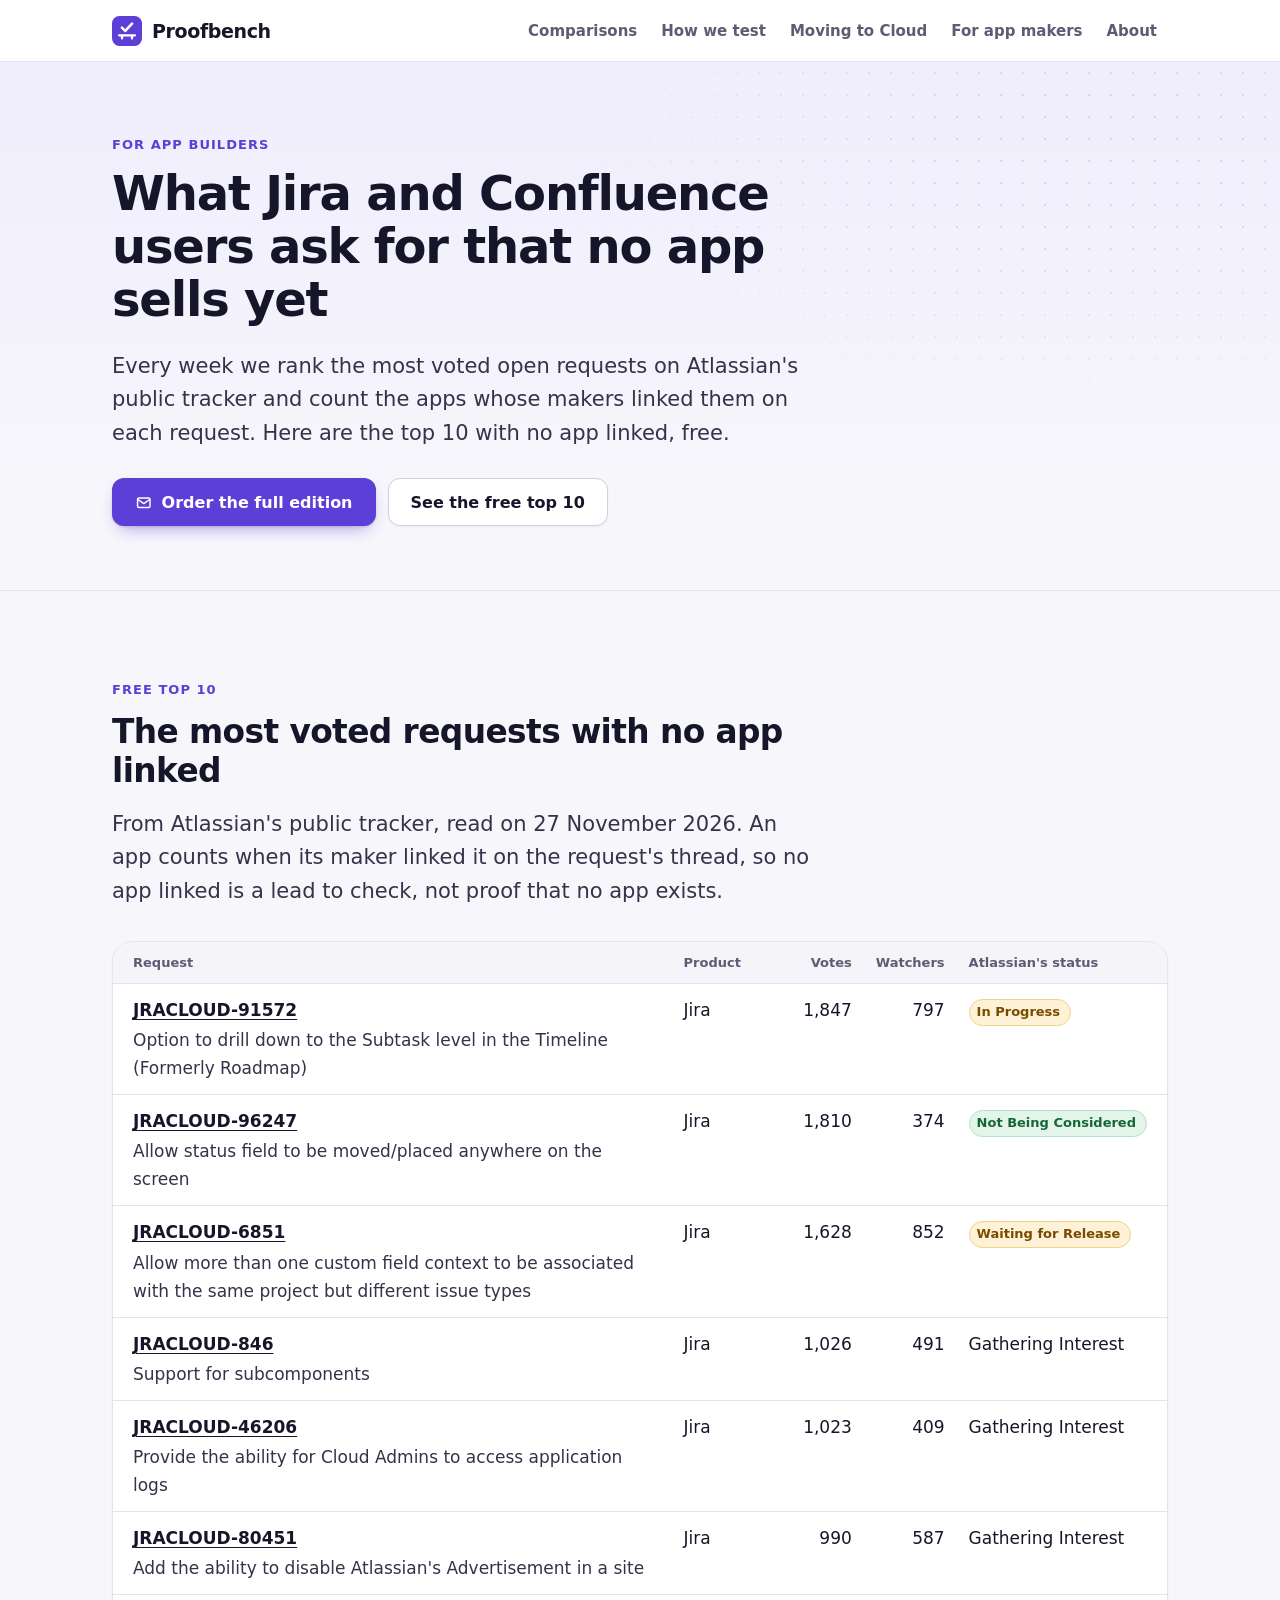
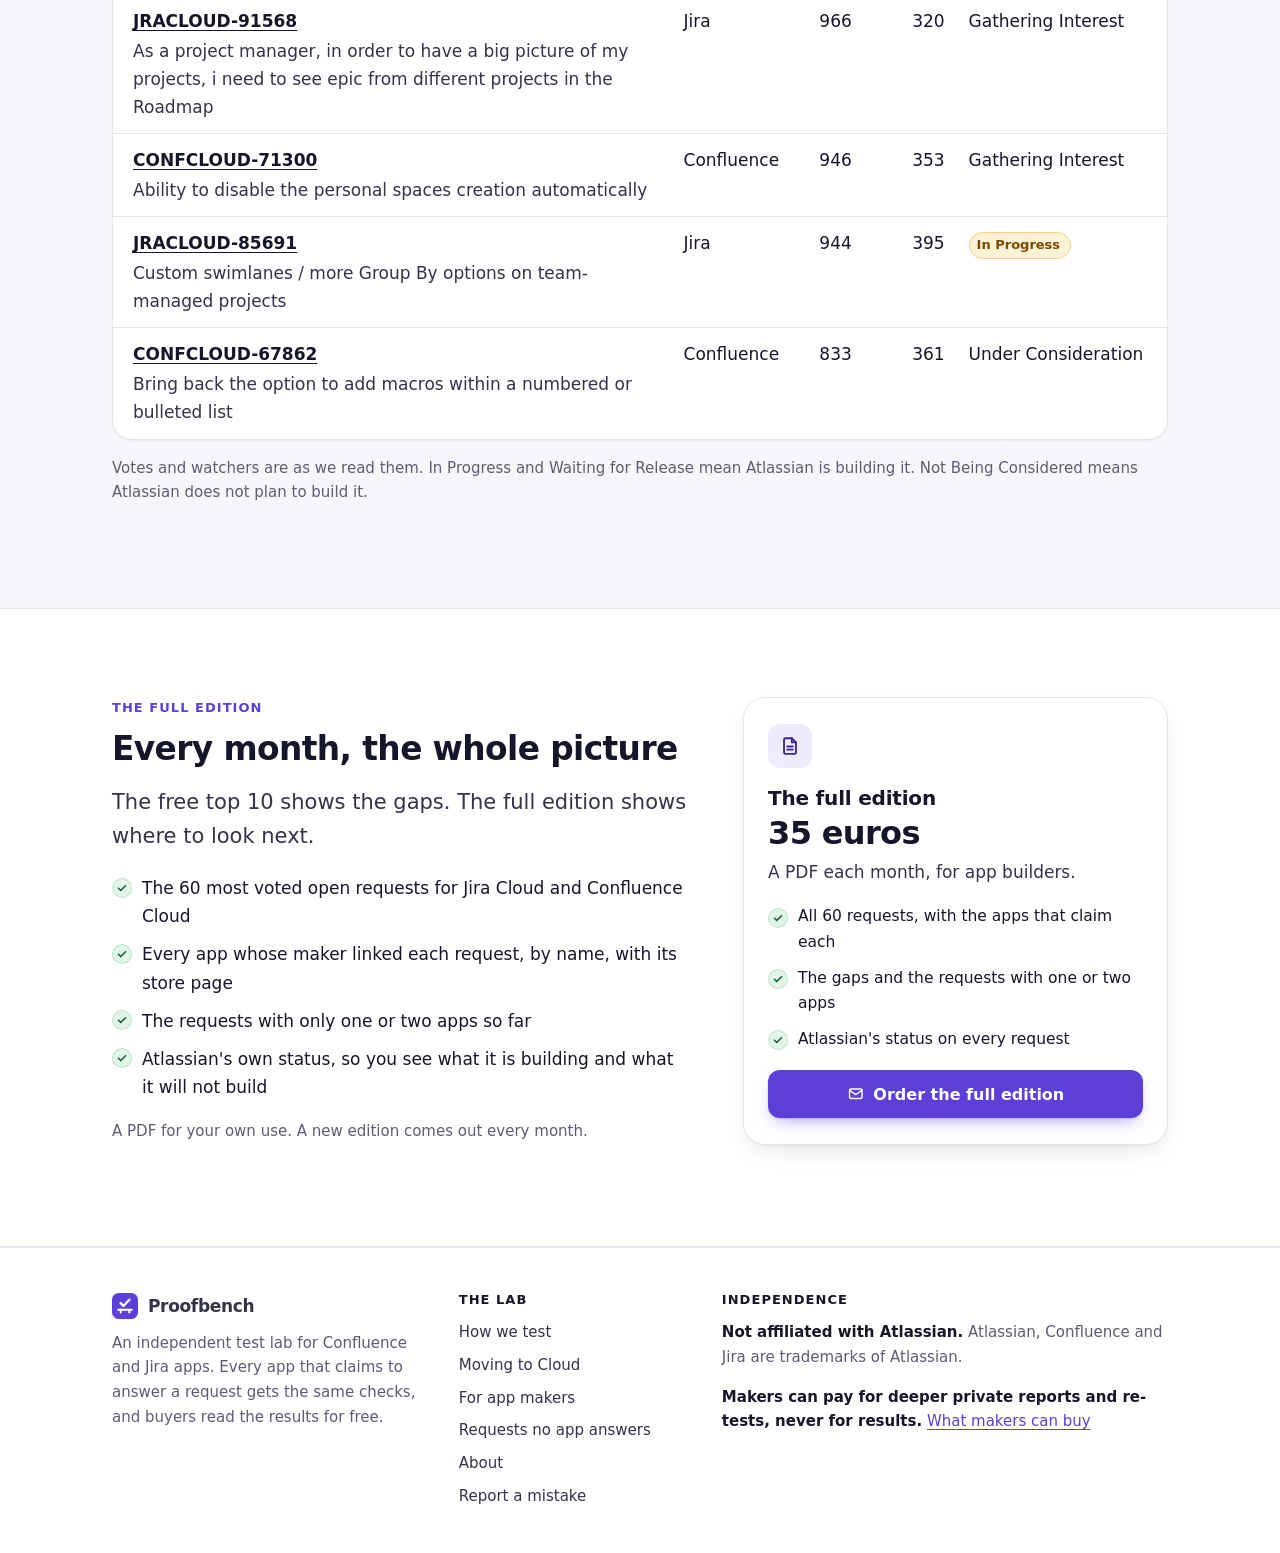
<file: requests/index.html>
<!DOCTYPE html>
<html lang="en">
<head>
<meta charset="utf-8">
<meta name="viewport" content="width=device-width, initial-scale=1">
<meta name="color-scheme" content="light dark">
<meta name="theme-color" content="#f0edfd" media="(prefers-color-scheme: light)">
<meta name="theme-color" content="#15143a" media="(prefers-color-scheme: dark)">
<title>Requests no app answers yet · Proofbench</title>
<meta name="description" content="The most voted Jira and Confluence requests with no app linked on their thread, free, and a monthly full edition for app builders.">
<meta property="og:type" content="website">
<meta property="og:site_name" content="Proofbench">
<meta property="og:title" content="Requests no app answers yet">
<meta property="og:description" content="The most voted Jira and Confluence requests with no app linked on their thread, free, and a monthly full edition for app builders.">
<meta property="og:url" content="https://world-wide-nodes.github.io/App_Testing_Lab/requests/">
<meta property="og:image" content="https://world-wide-nodes.github.io/App_Testing_Lab/assets/share-proofbench.png">
<meta property="og:image:width" content="1200">
<meta property="og:image:height" content="630">
<meta property="og:image:alt" content="Proofbench: which Confluence or Jira app really does what you asked for? The same checks for every app, and results are never for sale.">
<meta name="twitter:card" content="summary_large_image">
<meta name="twitter:image" content="https://world-wide-nodes.github.io/App_Testing_Lab/assets/share-proofbench.png">
<meta name="twitter:image:alt" content="Proofbench: which Confluence or Jira app really does what you asked for? The same checks for every app, and results are never for sale.">
<meta name="twitter:title" content="Requests no app answers yet">
<meta name="twitter:description" content="The most voted Jira and Confluence requests with no app linked on their thread, free, and a monthly full edition for app builders.">
<link rel="canonical" href="https://world-wide-nodes.github.io/App_Testing_Lab/requests/">
<link rel="icon" href="../assets/favicon.svg" type="image/svg+xml">
<link rel="stylesheet" href="../assets/site.css?v=07ff1fd117">
</head>
<body>
<svg xmlns="http://www.w3.org/2000/svg" class="sprite" width="0" height="0" style="position:absolute;width:0;height:0;overflow:hidden" aria-hidden="true" focusable="false">
  <symbol id="i-pass" viewBox="0 0 24 24"><path d="M5 12.5l4.5 4.5L19 7.5"/></symbol>
  <symbol id="i-partial" viewBox="0 0 24 24"><circle cx="12" cy="12" r="7.5"/><path d="M12 4.5a7.5 7.5 0 0 0 0 15z" fill="currentColor" stroke="none"/></symbol>
  <symbol id="i-fail" viewBox="0 0 24 24"><path d="M7 7l10 10M17 7L7 17"/></symbol>
  <symbol id="i-na" viewBox="0 0 24 24"><circle cx="12" cy="12" r="7.5"/><path d="M6.8 17.2L17.2 6.8"/></symbol>
  <symbol id="i-dash" viewBox="0 0 24 24"><path d="M7 12h10"/></symbol>
  <symbol id="i-arrow" viewBox="0 0 24 24"><path d="M5 12h14M13 6l6 6-6 6"/></symbol>
  <symbol id="i-down" viewBox="0 0 24 24"><path d="M12 5v14M6 13l6 6 6-6"/></symbol>
  <symbol id="i-chevron" viewBox="0 0 24 24"><path d="M6 9l6 6 6-6"/></symbol>
  <symbol id="i-external" viewBox="0 0 24 24"><path d="M14 4.5h5.5V10M19.5 4.5L11 13M18 14v4.5a1.5 1.5 0 0 1-1.5 1.5h-11A1.5 1.5 0 0 1 4 18.5v-11A1.5 1.5 0 0 1 5.5 6H10"/></symbol>
  <symbol id="i-info" viewBox="0 0 24 24"><circle cx="12" cy="12" r="8.5"/><path d="M12 11v5.5M12 7.8v.2"/></symbol>
  <symbol id="i-mail" viewBox="0 0 24 24"><rect x="3.5" y="5.5" width="17" height="13" rx="2"/><path d="M4 7.5l8 5.5 8-5.5"/></symbol>
  <symbol id="i-checklist" viewBox="0 0 24 24"><path d="M4 6.5l1.6 1.6L8.8 5M4 12.5l1.6 1.6 3.2-3.1M4 18.5l1.6 1.6 3.2-3.1M12 7h8M12 13h8M12 19h8"/></symbol>
  <symbol id="i-scale" viewBox="0 0 24 24"><path d="M12 4v16M8 20h8M5 7.5h14M12 4.5l-7 3M12 4.5l7 3M5 7.5l-2.5 6h5zM19 7.5l-2.5 6h5z"/></symbol>
  <symbol id="i-repeat" viewBox="0 0 24 24"><path d="M16.5 3.5l3 3-3 3M4.5 11.5v-1a4 4 0 0 1 4-4h11M7.5 20.5l-3-3 3-3M19.5 12.5v1a4 4 0 0 1-4 4h-11"/></symbol>
  <symbol id="i-search" viewBox="0 0 24 24"><circle cx="10.5" cy="10.5" r="6.5"/><path d="M15.5 15.5l5 5"/></symbol>
  <symbol id="i-code" viewBox="0 0 24 24"><path d="M8.5 7l-5 5 5 5M15.5 7l5 5-5 5M13.5 4.5l-3 15"/></symbol>
  <symbol id="i-eye" viewBox="0 0 24 24"><path d="M2.5 12S6 5.5 12 5.5 21.5 12 21.5 12 18 18.5 12 18.5 2.5 12 2.5 12z"/><circle cx="12" cy="12" r="3"/></symbol>
  <symbol id="i-reply" viewBox="0 0 24 24"><path d="M5.5 19.5v-3.5h-1A1.5 1.5 0 0 1 3 14.5v-9A1.5 1.5 0 0 1 4.5 4h15A1.5 1.5 0 0 1 21 5.5v9a1.5 1.5 0 0 1-1.5 1.5H9.5z"/><path d="M7.5 8.5h9M7.5 12h6"/></symbol>
  <symbol id="i-badge" viewBox="0 0 24 24"><circle cx="12" cy="9" r="5.5"/><path d="M8.6 13.3L7.5 20.5l4.5-2.4 4.5 2.4-1.1-7.2"/></symbol>
  <symbol id="i-check-circle" viewBox="0 0 24 24"><circle cx="12" cy="12" r="8.5"/><path d="M8.3 12.3l2.6 2.6 4.9-5.3"/></symbol>
  <symbol id="i-report" viewBox="0 0 24 24"><path d="M14 3.5H7A1.5 1.5 0 0 0 5.5 5v14A1.5 1.5 0 0 0 7 20.5h10a1.5 1.5 0 0 0 1.5-1.5V8z"/><path d="M14 3.5V8h4.5M9 12.5h6M9 16h6"/></symbol>
  <symbol id="i-retest" viewBox="0 0 24 24"><path d="M19.5 12a7.5 7.5 0 1 1-2.3-5.4M19.5 4.5V9H15"/><path d="M9 12.3l2 2 4-4.3"/></symbol>
  <symbol id="i-calendar" viewBox="0 0 24 24"><rect x="4" y="5.5" width="16" height="14.5" rx="2"/><path d="M4 10h16M8.5 3.5v4M15.5 3.5v4M12 13v4M10 15h4"/></symbol>
  <symbol id="i-site" viewBox="0 0 24 24"><rect x="3.5" y="4.5" width="17" height="12" rx="2"/><path d="M8.5 20h7M12 16.5V20"/></symbol>
  <symbol id="i-flag" viewBox="0 0 24 24"><path d="M5.5 21V4.5M5.5 5h11l-2.5 4 2.5 4h-11"/></symbol>
</svg>
<a class="skip" href="#main">Skip to the content</a>
<header class="top">
  <div class="wrap top-row">
    <a class="brand" href="../"><svg class="brand-mark" width="28" height="28" viewBox="0 0 32 32" aria-hidden="true" focusable="false"><rect class="brand-tile" width="32" height="32" rx="8"/><g fill="none" stroke="#fff" stroke-linecap="round" stroke-linejoin="round"><path stroke-width="2.8" d="M10.6 12.4l3.5 3.5 7.3-7.7"/><path stroke-width="2.4" d="M7.5 20.6h17M10.7 20.6v3.3M21.3 20.6v3.3"/></g></svg><span>Proofbench</span></a>
    <nav class="site-nav" aria-label="Main">
      <ul class="nav">
        <li><a href="../">Comparisons</a></li>
        <li><a href="../method/"><span class="nav-long">How we test</span><span class="nav-short" aria-hidden="true">Method</span></a></li>
        <li><a href="../moving-to-cloud/"><span class="nav-long">Moving to Cloud</span><span class="nav-short" aria-hidden="true">Cloud</span></a></li>
        <li><a href="../makers/"><span class="nav-long">For app makers</span><span class="nav-short" aria-hidden="true">Makers</span></a></li>
        <li><a href="../about/">About</a></li>
      </ul>
    </nav>
  </div>
</header>
<main id="main">
<header class="page-head">
  <div class="wrap">
    <p class="kicker">For app builders</p>
    <h1>What Jira and Confluence users ask for that no app sells yet</h1>
    <p class="lead">Every week we rank the most voted open requests on Atlassian's public tracker and count the apps whose makers linked them on each request. Here are the top 10 with no app linked, free.</p>
    <div class="btn-row">
      <a class="btn btn-primary" href="mailto:proofbench.lab@proton.me?subject=Requests%20report%3A%20full%20edition"><svg class="icon" width="20" height="20" aria-hidden="true"><use href="#i-mail"/></svg>Order the full edition</a>
      <a class="btn btn-secondary" href="#top">See the free top 10</a>
    </div>
  </div>
</header>

<section class="section" id="top" aria-labelledby="top-title">
  <div class="wrap">
    <div class="section-head">
      <p class="kicker">Free top 10</p>
      <h2 id="top-title">The most voted requests with no app linked</h2>
      <p class="lead">From Atlassian&#x27;s public tracker, read on 27 November 2026. An app counts when its maker linked it on the request&#x27;s thread, so no app linked is a lead to check, not proof that no app exists.</p>
    </div>
    <div class="matrix table-scroll"><table class="data-table">
      <thead><tr><th scope="col">Request</th><th scope="col">Product</th><th scope="col" class="num">Votes</th><th scope="col" class="num">Watchers</th><th scope="col">Atlassian's status</th></tr></thead>
      <tbody><tr><th scope="row"><a href="https://jira.atlassian.com/browse/JRACLOUD-91572">JRACLOUD-91572</a><span class="req-title">Option to drill down to the Subtask level in the Timeline (Formerly Roadmap)</span></th><td data-label="Product">Jira</td><td class="num" data-label="Votes">1,847</td><td class="num" data-label="Watchers">797</td><td data-label="Status"><span class="pill pill-partial">In Progress</span></td></tr><tr><th scope="row"><a href="https://jira.atlassian.com/browse/JRACLOUD-96247">JRACLOUD-96247</a><span class="req-title">Allow status field to be moved/placed anywhere on the screen</span></th><td data-label="Product">Jira</td><td class="num" data-label="Votes">1,810</td><td class="num" data-label="Watchers">374</td><td data-label="Status"><span class="pill pill-pass">Not Being Considered</span></td></tr><tr><th scope="row"><a href="https://jira.atlassian.com/browse/JRACLOUD-6851">JRACLOUD-6851</a><span class="req-title">Allow more than one custom field context to be associated with the same project but different issue types</span></th><td data-label="Product">Jira</td><td class="num" data-label="Votes">1,628</td><td class="num" data-label="Watchers">852</td><td data-label="Status"><span class="pill pill-partial">Waiting for Release</span></td></tr><tr><th scope="row"><a href="https://jira.atlassian.com/browse/JRACLOUD-846">JRACLOUD-846</a><span class="req-title">Support for subcomponents</span></th><td data-label="Product">Jira</td><td class="num" data-label="Votes">1,026</td><td class="num" data-label="Watchers">491</td><td data-label="Status">Gathering Interest</td></tr><tr><th scope="row"><a href="https://jira.atlassian.com/browse/JRACLOUD-46206">JRACLOUD-46206</a><span class="req-title">Provide the ability for Cloud Admins to access application logs</span></th><td data-label="Product">Jira</td><td class="num" data-label="Votes">1,023</td><td class="num" data-label="Watchers">409</td><td data-label="Status">Gathering Interest</td></tr><tr><th scope="row"><a href="https://jira.atlassian.com/browse/JRACLOUD-80451">JRACLOUD-80451</a><span class="req-title">Add the ability to disable Atlassian&#x27;s Advertisement in a site</span></th><td data-label="Product">Jira</td><td class="num" data-label="Votes">990</td><td class="num" data-label="Watchers">587</td><td data-label="Status">Gathering Interest</td></tr><tr><th scope="row"><a href="https://jira.atlassian.com/browse/JRACLOUD-91568">JRACLOUD-91568</a><span class="req-title">As a project manager, in order to have a big picture of my projects, i need to see epic from different projects in the Roadmap</span></th><td data-label="Product">Jira</td><td class="num" data-label="Votes">966</td><td class="num" data-label="Watchers">320</td><td data-label="Status">Gathering Interest</td></tr><tr><th scope="row"><a href="https://jira.atlassian.com/browse/CONFCLOUD-71300">CONFCLOUD-71300</a><span class="req-title">Ability to disable the personal spaces creation automatically</span></th><td data-label="Product">Confluence</td><td class="num" data-label="Votes">946</td><td class="num" data-label="Watchers">353</td><td data-label="Status">Gathering Interest</td></tr><tr><th scope="row"><a href="https://jira.atlassian.com/browse/JRACLOUD-85691">JRACLOUD-85691</a><span class="req-title">Custom swimlanes / more Group By options on team-managed projects</span></th><td data-label="Product">Jira</td><td class="num" data-label="Votes">944</td><td class="num" data-label="Watchers">395</td><td data-label="Status"><span class="pill pill-partial">In Progress</span></td></tr><tr><th scope="row"><a href="https://jira.atlassian.com/browse/CONFCLOUD-67862">CONFCLOUD-67862</a><span class="req-title">Bring back the option to add macros within a numbered or bulleted list</span></th><td data-label="Product">Confluence</td><td class="num" data-label="Votes">833</td><td class="num" data-label="Watchers">361</td><td data-label="Status">Under Consideration</td></tr></tbody>
    </table></div>
    <p class="note">Votes and watchers are as we read them. In Progress and Waiting for Release mean Atlassian is building it. Not Being Considered means Atlassian does not plan to build it.</p>
  </div>
</section>

<section class="section section-alt" id="edition" aria-labelledby="edition-title">
  <div class="wrap offer-band">
    <div>
      <p class="kicker">The full edition</p>
      <h2 id="edition-title">Every month, the whole picture</h2>
      <p class="lead">The free top 10 shows the gaps. The full edition shows where to look next.</p>
      <ul class="ticks">
        <li>The 60 most voted open requests for Jira Cloud and Confluence Cloud</li>
        <li>Every app whose maker linked each request, by name, with its store page</li>
        <li>The requests with only one or two apps so far</li>
        <li>Atlassian's own status, so you see what it is building and what it will not build</li>
      </ul>
      <p class="note">A PDF for your own use. A new edition comes out every month.</p>
    </div>
    <div class="offers offers-one">
      <article class="offer">
        <span class="icon-tile"><svg class="icon" width="20" height="20" aria-hidden="true"><use href="#i-report"/></svg></span>
        <h3>The full edition</h3>
        <p class="price">35 euros</p>
        <p class="offer-what">A PDF each month, for app builders.</p>
        <ul class="ticks"><li>All 60 requests, with the apps that claim each</li><li>The gaps and the requests with one or two apps</li><li>Atlassian&#x27;s status on every request</li></ul>
        <a class="btn btn-primary" href="mailto:proofbench.lab@proton.me?subject=Requests%20report%3A%20full%20edition"><svg class="icon" width="20" height="20" aria-hidden="true"><use href="#i-mail"/></svg>Order the full edition</a>
      </article>
    </div>
  </div>
</section>

</main>
<footer class="foot">
  <div class="wrap foot-grid">
    <div>
      <a class="brand" href="../"><svg class="brand-mark" width="28" height="28" viewBox="0 0 32 32" aria-hidden="true" focusable="false"><rect class="brand-tile" width="32" height="32" rx="8"/><g fill="none" stroke="#fff" stroke-linecap="round" stroke-linejoin="round"><path stroke-width="2.8" d="M10.6 12.4l3.5 3.5 7.3-7.7"/><path stroke-width="2.4" d="M7.5 20.6h17M10.7 20.6v3.3M21.3 20.6v3.3"/></g></svg><span>Proofbench</span></a>
      <p>An independent test lab for Confluence and Jira apps. Every app that claims to answer a request gets the same checks, and buyers read the results for free.</p>
    </div>
    <div>
      <h2>The lab</h2>
      <ul>
        <li><a href="../method/">How we test</a></li>
        <li><a href="../moving-to-cloud/">Moving to Cloud</a></li>
        <li><a href="../makers/">For app makers</a></li>
        <li><a href="../requests/">Requests no app answers</a></li>
        <li><a href="../about/">About</a></li>
        <li><a href="../about/#report">Report a mistake</a></li>
      </ul>
    </div>
    <div>
      <h2>Independence</h2>
      <p><strong>Not affiliated with Atlassian.</strong> Atlassian, Confluence and Jira are trademarks of Atlassian.</p>
      <p><strong>Makers can pay for deeper private reports and re-tests, never for results.</strong>
        <a href="../makers/">What makers can buy</a></p>
    </div>
  </div>
</footer>
</body>
</html>
</file>
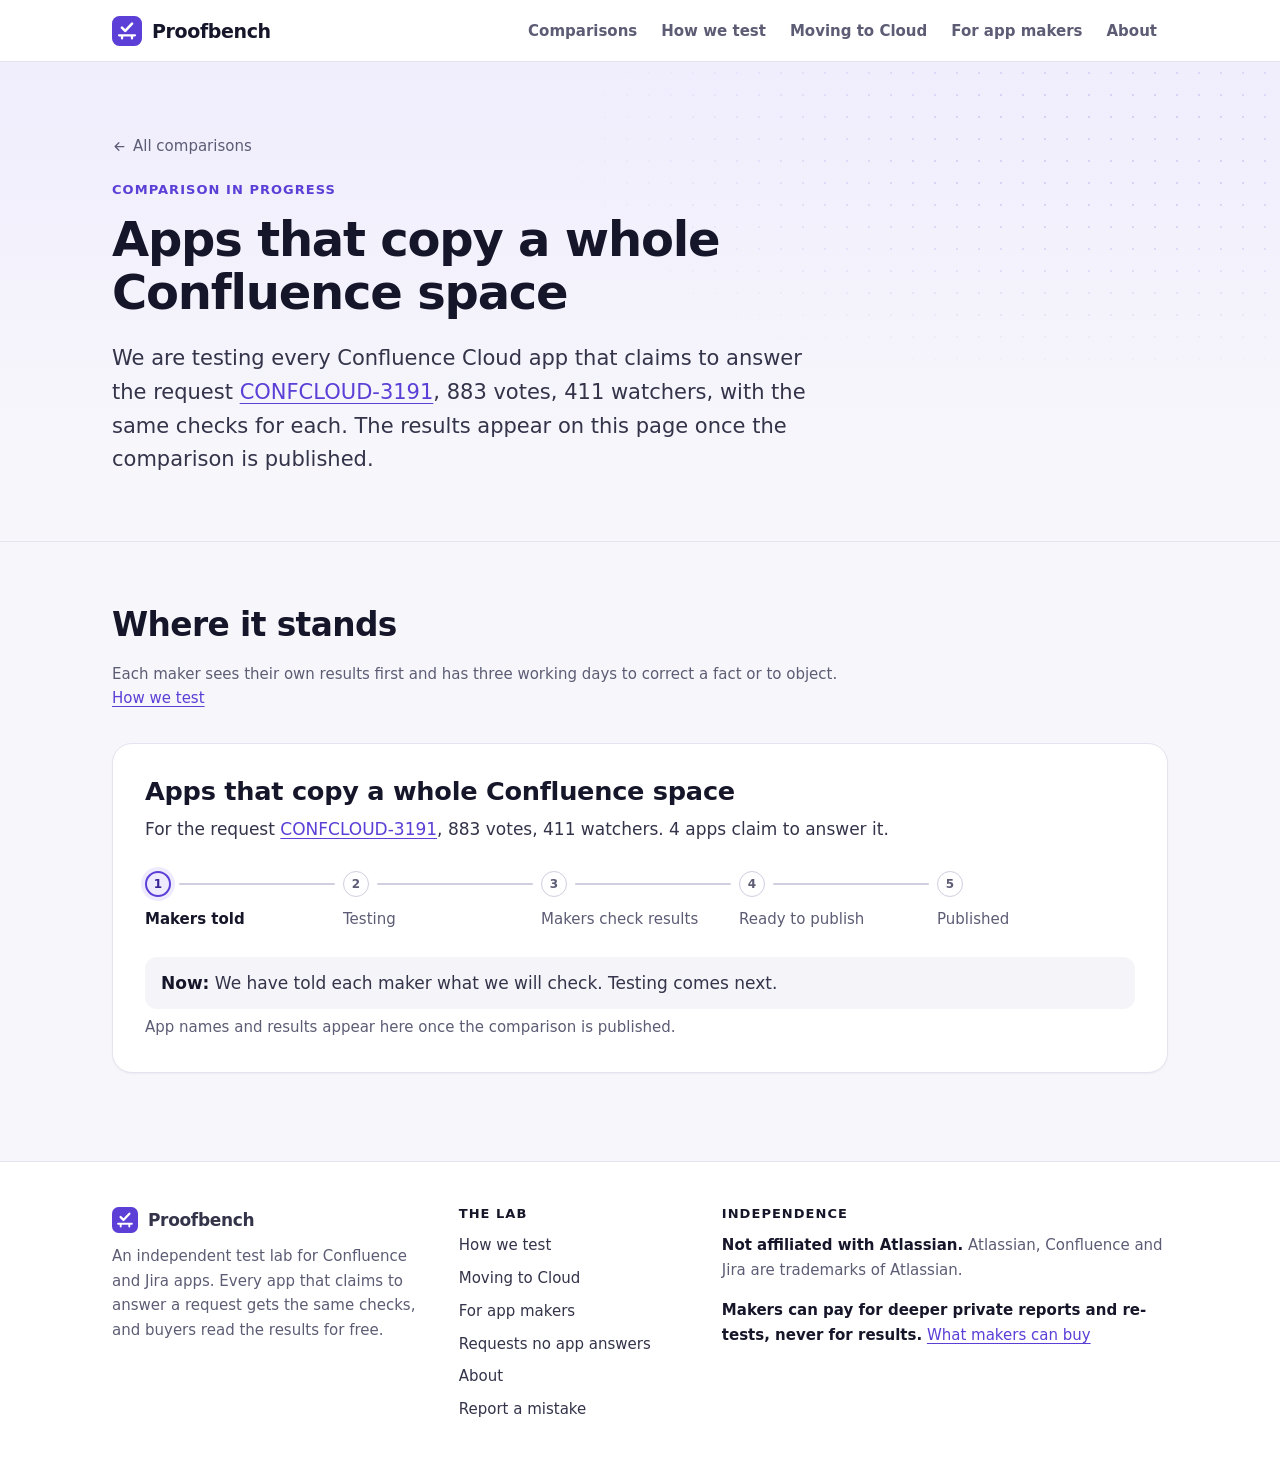
<file: c/copy-space/index.html>
<!DOCTYPE html>
<html lang="en">
<head>
<meta charset="utf-8">
<meta name="viewport" content="width=device-width, initial-scale=1">
<meta name="color-scheme" content="light dark">
<meta name="theme-color" content="#f0edfd" media="(prefers-color-scheme: light)">
<meta name="theme-color" content="#15143a" media="(prefers-color-scheme: dark)">
<title>Apps that copy a whole Confluence space · Proofbench</title>
<meta name="description" content="A comparison in progress. Its results appear here once it is published.">
<meta name="robots" content="noindex">
<meta property="og:type" content="website">
<meta property="og:site_name" content="Proofbench">
<meta property="og:title" content="Apps that copy a whole Confluence space">
<meta property="og:description" content="A comparison in progress. Its results appear here once it is published.">
<meta property="og:url" content="https://world-wide-nodes.github.io/App_Testing_Lab/c/copy-space/">
<meta property="og:image" content="https://world-wide-nodes.github.io/App_Testing_Lab/assets/share-proofbench.png">
<meta property="og:image:width" content="1200">
<meta property="og:image:height" content="630">
<meta property="og:image:alt" content="Proofbench: which Confluence or Jira app really does what you asked for? The same checks for every app, and results are never for sale.">
<meta name="twitter:card" content="summary_large_image">
<meta name="twitter:image" content="https://world-wide-nodes.github.io/App_Testing_Lab/assets/share-proofbench.png">
<meta name="twitter:image:alt" content="Proofbench: which Confluence or Jira app really does what you asked for? The same checks for every app, and results are never for sale.">
<meta name="twitter:title" content="Apps that copy a whole Confluence space">
<meta name="twitter:description" content="A comparison in progress. Its results appear here once it is published.">
<link rel="icon" href="../../assets/favicon.svg" type="image/svg+xml">
<link rel="stylesheet" href="../../assets/site.css?v=07ff1fd117">
</head>
<body>
<svg xmlns="http://www.w3.org/2000/svg" class="sprite" width="0" height="0" style="position:absolute;width:0;height:0;overflow:hidden" aria-hidden="true" focusable="false">
  <symbol id="i-pass" viewBox="0 0 24 24"><path d="M5 12.5l4.5 4.5L19 7.5"/></symbol>
  <symbol id="i-partial" viewBox="0 0 24 24"><circle cx="12" cy="12" r="7.5"/><path d="M12 4.5a7.5 7.5 0 0 0 0 15z" fill="currentColor" stroke="none"/></symbol>
  <symbol id="i-fail" viewBox="0 0 24 24"><path d="M7 7l10 10M17 7L7 17"/></symbol>
  <symbol id="i-na" viewBox="0 0 24 24"><circle cx="12" cy="12" r="7.5"/><path d="M6.8 17.2L17.2 6.8"/></symbol>
  <symbol id="i-dash" viewBox="0 0 24 24"><path d="M7 12h10"/></symbol>
  <symbol id="i-arrow" viewBox="0 0 24 24"><path d="M5 12h14M13 6l6 6-6 6"/></symbol>
  <symbol id="i-down" viewBox="0 0 24 24"><path d="M12 5v14M6 13l6 6 6-6"/></symbol>
  <symbol id="i-chevron" viewBox="0 0 24 24"><path d="M6 9l6 6 6-6"/></symbol>
  <symbol id="i-external" viewBox="0 0 24 24"><path d="M14 4.5h5.5V10M19.5 4.5L11 13M18 14v4.5a1.5 1.5 0 0 1-1.5 1.5h-11A1.5 1.5 0 0 1 4 18.5v-11A1.5 1.5 0 0 1 5.5 6H10"/></symbol>
  <symbol id="i-info" viewBox="0 0 24 24"><circle cx="12" cy="12" r="8.5"/><path d="M12 11v5.5M12 7.8v.2"/></symbol>
  <symbol id="i-mail" viewBox="0 0 24 24"><rect x="3.5" y="5.5" width="17" height="13" rx="2"/><path d="M4 7.5l8 5.5 8-5.5"/></symbol>
  <symbol id="i-checklist" viewBox="0 0 24 24"><path d="M4 6.5l1.6 1.6L8.8 5M4 12.5l1.6 1.6 3.2-3.1M4 18.5l1.6 1.6 3.2-3.1M12 7h8M12 13h8M12 19h8"/></symbol>
  <symbol id="i-scale" viewBox="0 0 24 24"><path d="M12 4v16M8 20h8M5 7.5h14M12 4.5l-7 3M12 4.5l7 3M5 7.5l-2.5 6h5zM19 7.5l-2.5 6h5z"/></symbol>
  <symbol id="i-repeat" viewBox="0 0 24 24"><path d="M16.5 3.5l3 3-3 3M4.5 11.5v-1a4 4 0 0 1 4-4h11M7.5 20.5l-3-3 3-3M19.5 12.5v1a4 4 0 0 1-4 4h-11"/></symbol>
  <symbol id="i-search" viewBox="0 0 24 24"><circle cx="10.5" cy="10.5" r="6.5"/><path d="M15.5 15.5l5 5"/></symbol>
  <symbol id="i-code" viewBox="0 0 24 24"><path d="M8.5 7l-5 5 5 5M15.5 7l5 5-5 5M13.5 4.5l-3 15"/></symbol>
  <symbol id="i-eye" viewBox="0 0 24 24"><path d="M2.5 12S6 5.5 12 5.5 21.5 12 21.5 12 18 18.5 12 18.5 2.5 12 2.5 12z"/><circle cx="12" cy="12" r="3"/></symbol>
  <symbol id="i-reply" viewBox="0 0 24 24"><path d="M5.5 19.5v-3.5h-1A1.5 1.5 0 0 1 3 14.5v-9A1.5 1.5 0 0 1 4.5 4h15A1.5 1.5 0 0 1 21 5.5v9a1.5 1.5 0 0 1-1.5 1.5H9.5z"/><path d="M7.5 8.5h9M7.5 12h6"/></symbol>
  <symbol id="i-badge" viewBox="0 0 24 24"><circle cx="12" cy="9" r="5.5"/><path d="M8.6 13.3L7.5 20.5l4.5-2.4 4.5 2.4-1.1-7.2"/></symbol>
  <symbol id="i-check-circle" viewBox="0 0 24 24"><circle cx="12" cy="12" r="8.5"/><path d="M8.3 12.3l2.6 2.6 4.9-5.3"/></symbol>
  <symbol id="i-report" viewBox="0 0 24 24"><path d="M14 3.5H7A1.5 1.5 0 0 0 5.5 5v14A1.5 1.5 0 0 0 7 20.5h10a1.5 1.5 0 0 0 1.5-1.5V8z"/><path d="M14 3.5V8h4.5M9 12.5h6M9 16h6"/></symbol>
  <symbol id="i-retest" viewBox="0 0 24 24"><path d="M19.5 12a7.5 7.5 0 1 1-2.3-5.4M19.5 4.5V9H15"/><path d="M9 12.3l2 2 4-4.3"/></symbol>
  <symbol id="i-calendar" viewBox="0 0 24 24"><rect x="4" y="5.5" width="16" height="14.5" rx="2"/><path d="M4 10h16M8.5 3.5v4M15.5 3.5v4M12 13v4M10 15h4"/></symbol>
  <symbol id="i-site" viewBox="0 0 24 24"><rect x="3.5" y="4.5" width="17" height="12" rx="2"/><path d="M8.5 20h7M12 16.5V20"/></symbol>
  <symbol id="i-flag" viewBox="0 0 24 24"><path d="M5.5 21V4.5M5.5 5h11l-2.5 4 2.5 4h-11"/></symbol>
</svg>
<a class="skip" href="#main">Skip to the content</a>
<header class="top">
  <div class="wrap top-row">
    <a class="brand" href="../../"><svg class="brand-mark" width="28" height="28" viewBox="0 0 32 32" aria-hidden="true" focusable="false"><rect class="brand-tile" width="32" height="32" rx="8"/><g fill="none" stroke="#fff" stroke-linecap="round" stroke-linejoin="round"><path stroke-width="2.8" d="M10.6 12.4l3.5 3.5 7.3-7.7"/><path stroke-width="2.4" d="M7.5 20.6h17M10.7 20.6v3.3M21.3 20.6v3.3"/></g></svg><span>Proofbench</span></a>
    <nav class="site-nav" aria-label="Main">
      <ul class="nav">
        <li><a href="../../">Comparisons</a></li>
        <li><a href="../../method/"><span class="nav-long">How we test</span><span class="nav-short" aria-hidden="true">Method</span></a></li>
        <li><a href="../../moving-to-cloud/"><span class="nav-long">Moving to Cloud</span><span class="nav-short" aria-hidden="true">Cloud</span></a></li>
        <li><a href="../../makers/"><span class="nav-long">For app makers</span><span class="nav-short" aria-hidden="true">Makers</span></a></li>
        <li><a href="../../about/">About</a></li>
      </ul>
    </nav>
  </div>
</header>
<main id="main">
<article>
<header class="page-head">
  <div class="wrap">
    <p class="crumbs"><a href="../../#comparisons"><svg class="icon" width="20" height="20" aria-hidden="true"><use href="#i-arrow"/></svg>All comparisons</a></p>
    <p class="kicker">Comparison in progress</p>
    <h1>Apps that copy a whole Confluence space</h1>
    <p class="lead">We are testing every Confluence Cloud app that claims to answer the request <a href="https://jira.atlassian.com/browse/CONFCLOUD-3191" rel="nofollow noopener">CONFCLOUD-3191</a>, 883 votes, 411 watchers, with the same checks for each. The results appear on this page once the comparison is published.</p>
  </div>
</header>

<div class="wrap">
  <section class="section section-first" aria-labelledby="stage-title">
    <div class="section-head">
      <h2 id="stage-title">Where it stands</h2>
      <p class="note">Each maker sees their own results first and has three working days to correct a fact or to object. <a href="../../method/">How we test</a></p>
    </div>
    <ul class="cards">
      <li class="card card-progress">
        <h3>Apps that copy a whole Confluence space</h3>
        <p class="request">For the request <a href="https://jira.atlassian.com/browse/CONFCLOUD-3191" rel="nofollow noopener">CONFCLOUD-3191</a>, 883 votes, 411 watchers. 4 apps claim to answer it.</p>
        <ol class="stages" role="list" aria-label="Stage"><li class="stage stage-now" aria-current="step">Makers told</li><li class="stage stage-next">Testing</li><li class="stage stage-next">Makers check results</li><li class="stage stage-next">Ready to publish</li><li class="stage stage-next">Published</li></ol>
        <p class="progress-now"><strong>Now:</strong> We have told each maker what we will check. Testing comes next.</p>
        <p class="note">App names and results appear here once the comparison is published.</p>
      </li>
    </ul>
  </section>
</div>
</article>

</main>
<footer class="foot">
  <div class="wrap foot-grid">
    <div>
      <a class="brand" href="../../"><svg class="brand-mark" width="28" height="28" viewBox="0 0 32 32" aria-hidden="true" focusable="false"><rect class="brand-tile" width="32" height="32" rx="8"/><g fill="none" stroke="#fff" stroke-linecap="round" stroke-linejoin="round"><path stroke-width="2.8" d="M10.6 12.4l3.5 3.5 7.3-7.7"/><path stroke-width="2.4" d="M7.5 20.6h17M10.7 20.6v3.3M21.3 20.6v3.3"/></g></svg><span>Proofbench</span></a>
      <p>An independent test lab for Confluence and Jira apps. Every app that claims to answer a request gets the same checks, and buyers read the results for free.</p>
    </div>
    <div>
      <h2>The lab</h2>
      <ul>
        <li><a href="../../method/">How we test</a></li>
        <li><a href="../../moving-to-cloud/">Moving to Cloud</a></li>
        <li><a href="../../makers/">For app makers</a></li>
        <li><a href="../../requests/">Requests no app answers</a></li>
        <li><a href="../../about/">About</a></li>
        <li><a href="../../about/#report">Report a mistake</a></li>
      </ul>
    </div>
    <div>
      <h2>Independence</h2>
      <p><strong>Not affiliated with Atlassian.</strong> Atlassian, Confluence and Jira are trademarks of Atlassian.</p>
      <p><strong>Makers can pay for deeper private reports and re-tests, never for results.</strong>
        <a href="../../makers/">What makers can buy</a></p>
    </div>
  </div>
</footer>
</body>
</html>
</file>
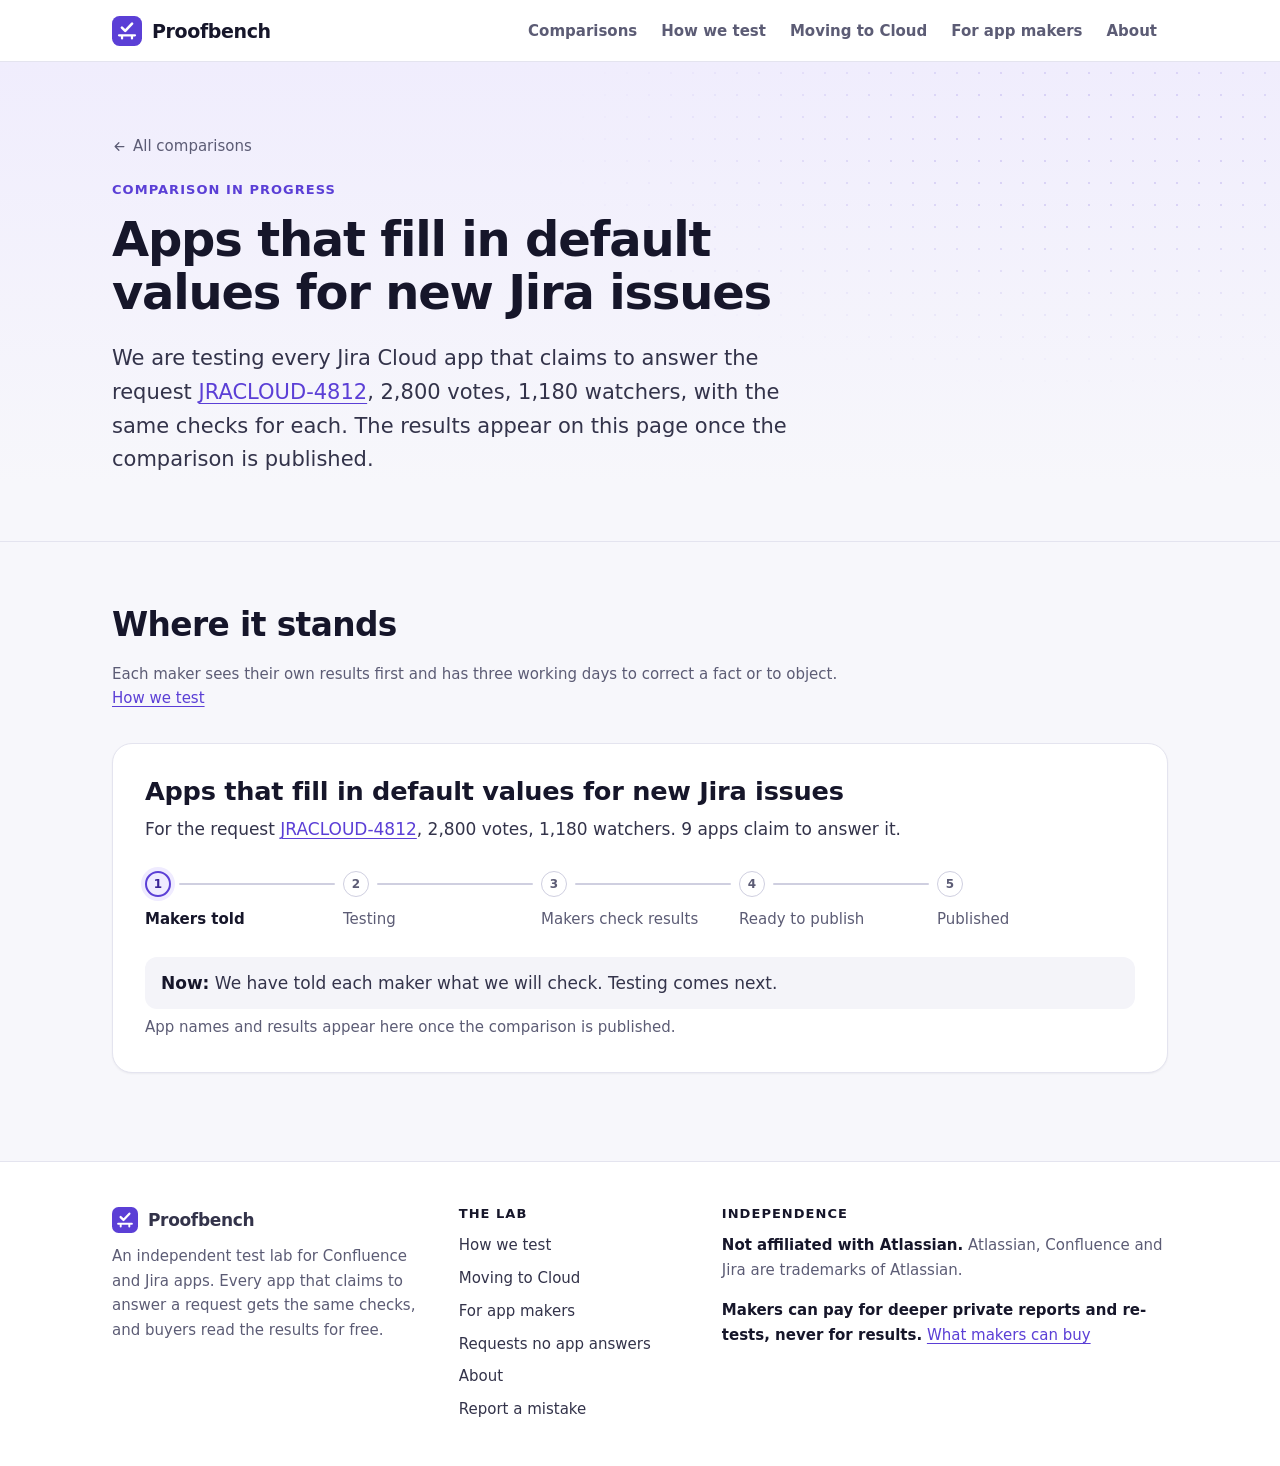
<file: c/default-values/index.html>
<!DOCTYPE html>
<html lang="en">
<head>
<meta charset="utf-8">
<meta name="viewport" content="width=device-width, initial-scale=1">
<meta name="color-scheme" content="light dark">
<meta name="theme-color" content="#f0edfd" media="(prefers-color-scheme: light)">
<meta name="theme-color" content="#15143a" media="(prefers-color-scheme: dark)">
<title>Apps that fill in default values for new Jira issues · Proofbench</title>
<meta name="description" content="A comparison in progress. Its results appear here once it is published.">
<meta name="robots" content="noindex">
<meta property="og:type" content="website">
<meta property="og:site_name" content="Proofbench">
<meta property="og:title" content="Apps that fill in default values for new Jira issues">
<meta property="og:description" content="A comparison in progress. Its results appear here once it is published.">
<meta property="og:url" content="https://world-wide-nodes.github.io/App_Testing_Lab/c/default-values/">
<meta property="og:image" content="https://world-wide-nodes.github.io/App_Testing_Lab/assets/share-proofbench.png">
<meta property="og:image:width" content="1200">
<meta property="og:image:height" content="630">
<meta property="og:image:alt" content="Proofbench: which Confluence or Jira app really does what you asked for? The same checks for every app, and results are never for sale.">
<meta name="twitter:card" content="summary_large_image">
<meta name="twitter:image" content="https://world-wide-nodes.github.io/App_Testing_Lab/assets/share-proofbench.png">
<meta name="twitter:image:alt" content="Proofbench: which Confluence or Jira app really does what you asked for? The same checks for every app, and results are never for sale.">
<meta name="twitter:title" content="Apps that fill in default values for new Jira issues">
<meta name="twitter:description" content="A comparison in progress. Its results appear here once it is published.">
<link rel="icon" href="../../assets/favicon.svg" type="image/svg+xml">
<link rel="stylesheet" href="../../assets/site.css?v=07ff1fd117">
</head>
<body>
<svg xmlns="http://www.w3.org/2000/svg" class="sprite" width="0" height="0" style="position:absolute;width:0;height:0;overflow:hidden" aria-hidden="true" focusable="false">
  <symbol id="i-pass" viewBox="0 0 24 24"><path d="M5 12.5l4.5 4.5L19 7.5"/></symbol>
  <symbol id="i-partial" viewBox="0 0 24 24"><circle cx="12" cy="12" r="7.5"/><path d="M12 4.5a7.5 7.5 0 0 0 0 15z" fill="currentColor" stroke="none"/></symbol>
  <symbol id="i-fail" viewBox="0 0 24 24"><path d="M7 7l10 10M17 7L7 17"/></symbol>
  <symbol id="i-na" viewBox="0 0 24 24"><circle cx="12" cy="12" r="7.5"/><path d="M6.8 17.2L17.2 6.8"/></symbol>
  <symbol id="i-dash" viewBox="0 0 24 24"><path d="M7 12h10"/></symbol>
  <symbol id="i-arrow" viewBox="0 0 24 24"><path d="M5 12h14M13 6l6 6-6 6"/></symbol>
  <symbol id="i-down" viewBox="0 0 24 24"><path d="M12 5v14M6 13l6 6 6-6"/></symbol>
  <symbol id="i-chevron" viewBox="0 0 24 24"><path d="M6 9l6 6 6-6"/></symbol>
  <symbol id="i-external" viewBox="0 0 24 24"><path d="M14 4.5h5.5V10M19.5 4.5L11 13M18 14v4.5a1.5 1.5 0 0 1-1.5 1.5h-11A1.5 1.5 0 0 1 4 18.5v-11A1.5 1.5 0 0 1 5.5 6H10"/></symbol>
  <symbol id="i-info" viewBox="0 0 24 24"><circle cx="12" cy="12" r="8.5"/><path d="M12 11v5.5M12 7.8v.2"/></symbol>
  <symbol id="i-mail" viewBox="0 0 24 24"><rect x="3.5" y="5.5" width="17" height="13" rx="2"/><path d="M4 7.5l8 5.5 8-5.5"/></symbol>
  <symbol id="i-checklist" viewBox="0 0 24 24"><path d="M4 6.5l1.6 1.6L8.8 5M4 12.5l1.6 1.6 3.2-3.1M4 18.5l1.6 1.6 3.2-3.1M12 7h8M12 13h8M12 19h8"/></symbol>
  <symbol id="i-scale" viewBox="0 0 24 24"><path d="M12 4v16M8 20h8M5 7.5h14M12 4.5l-7 3M12 4.5l7 3M5 7.5l-2.5 6h5zM19 7.5l-2.5 6h5z"/></symbol>
  <symbol id="i-repeat" viewBox="0 0 24 24"><path d="M16.5 3.5l3 3-3 3M4.5 11.5v-1a4 4 0 0 1 4-4h11M7.5 20.5l-3-3 3-3M19.5 12.5v1a4 4 0 0 1-4 4h-11"/></symbol>
  <symbol id="i-search" viewBox="0 0 24 24"><circle cx="10.5" cy="10.5" r="6.5"/><path d="M15.5 15.5l5 5"/></symbol>
  <symbol id="i-code" viewBox="0 0 24 24"><path d="M8.5 7l-5 5 5 5M15.5 7l5 5-5 5M13.5 4.5l-3 15"/></symbol>
  <symbol id="i-eye" viewBox="0 0 24 24"><path d="M2.5 12S6 5.5 12 5.5 21.5 12 21.5 12 18 18.5 12 18.5 2.5 12 2.5 12z"/><circle cx="12" cy="12" r="3"/></symbol>
  <symbol id="i-reply" viewBox="0 0 24 24"><path d="M5.5 19.5v-3.5h-1A1.5 1.5 0 0 1 3 14.5v-9A1.5 1.5 0 0 1 4.5 4h15A1.5 1.5 0 0 1 21 5.5v9a1.5 1.5 0 0 1-1.5 1.5H9.5z"/><path d="M7.5 8.5h9M7.5 12h6"/></symbol>
  <symbol id="i-badge" viewBox="0 0 24 24"><circle cx="12" cy="9" r="5.5"/><path d="M8.6 13.3L7.5 20.5l4.5-2.4 4.5 2.4-1.1-7.2"/></symbol>
  <symbol id="i-check-circle" viewBox="0 0 24 24"><circle cx="12" cy="12" r="8.5"/><path d="M8.3 12.3l2.6 2.6 4.9-5.3"/></symbol>
  <symbol id="i-report" viewBox="0 0 24 24"><path d="M14 3.5H7A1.5 1.5 0 0 0 5.5 5v14A1.5 1.5 0 0 0 7 20.5h10a1.5 1.5 0 0 0 1.5-1.5V8z"/><path d="M14 3.5V8h4.5M9 12.5h6M9 16h6"/></symbol>
  <symbol id="i-retest" viewBox="0 0 24 24"><path d="M19.5 12a7.5 7.5 0 1 1-2.3-5.4M19.5 4.5V9H15"/><path d="M9 12.3l2 2 4-4.3"/></symbol>
  <symbol id="i-calendar" viewBox="0 0 24 24"><rect x="4" y="5.5" width="16" height="14.5" rx="2"/><path d="M4 10h16M8.5 3.5v4M15.5 3.5v4M12 13v4M10 15h4"/></symbol>
  <symbol id="i-site" viewBox="0 0 24 24"><rect x="3.5" y="4.5" width="17" height="12" rx="2"/><path d="M8.5 20h7M12 16.5V20"/></symbol>
  <symbol id="i-flag" viewBox="0 0 24 24"><path d="M5.5 21V4.5M5.5 5h11l-2.5 4 2.5 4h-11"/></symbol>
</svg>
<a class="skip" href="#main">Skip to the content</a>
<header class="top">
  <div class="wrap top-row">
    <a class="brand" href="../../"><svg class="brand-mark" width="28" height="28" viewBox="0 0 32 32" aria-hidden="true" focusable="false"><rect class="brand-tile" width="32" height="32" rx="8"/><g fill="none" stroke="#fff" stroke-linecap="round" stroke-linejoin="round"><path stroke-width="2.8" d="M10.6 12.4l3.5 3.5 7.3-7.7"/><path stroke-width="2.4" d="M7.5 20.6h17M10.7 20.6v3.3M21.3 20.6v3.3"/></g></svg><span>Proofbench</span></a>
    <nav class="site-nav" aria-label="Main">
      <ul class="nav">
        <li><a href="../../">Comparisons</a></li>
        <li><a href="../../method/"><span class="nav-long">How we test</span><span class="nav-short" aria-hidden="true">Method</span></a></li>
        <li><a href="../../moving-to-cloud/"><span class="nav-long">Moving to Cloud</span><span class="nav-short" aria-hidden="true">Cloud</span></a></li>
        <li><a href="../../makers/"><span class="nav-long">For app makers</span><span class="nav-short" aria-hidden="true">Makers</span></a></li>
        <li><a href="../../about/">About</a></li>
      </ul>
    </nav>
  </div>
</header>
<main id="main">
<article>
<header class="page-head">
  <div class="wrap">
    <p class="crumbs"><a href="../../#comparisons"><svg class="icon" width="20" height="20" aria-hidden="true"><use href="#i-arrow"/></svg>All comparisons</a></p>
    <p class="kicker">Comparison in progress</p>
    <h1>Apps that fill in default values for new Jira issues</h1>
    <p class="lead">We are testing every Jira Cloud app that claims to answer the request <a href="https://jira.atlassian.com/browse/JRACLOUD-4812" rel="nofollow noopener">JRACLOUD-4812</a>, 2,800 votes, 1,180 watchers, with the same checks for each. The results appear on this page once the comparison is published.</p>
  </div>
</header>

<div class="wrap">
  <section class="section section-first" aria-labelledby="stage-title">
    <div class="section-head">
      <h2 id="stage-title">Where it stands</h2>
      <p class="note">Each maker sees their own results first and has three working days to correct a fact or to object. <a href="../../method/">How we test</a></p>
    </div>
    <ul class="cards">
      <li class="card card-progress">
        <h3>Apps that fill in default values for new Jira issues</h3>
        <p class="request">For the request <a href="https://jira.atlassian.com/browse/JRACLOUD-4812" rel="nofollow noopener">JRACLOUD-4812</a>, 2,800 votes, 1,180 watchers. 9 apps claim to answer it.</p>
        <ol class="stages" role="list" aria-label="Stage"><li class="stage stage-now" aria-current="step">Makers told</li><li class="stage stage-next">Testing</li><li class="stage stage-next">Makers check results</li><li class="stage stage-next">Ready to publish</li><li class="stage stage-next">Published</li></ol>
        <p class="progress-now"><strong>Now:</strong> We have told each maker what we will check. Testing comes next.</p>
        <p class="note">App names and results appear here once the comparison is published.</p>
      </li>
    </ul>
  </section>
</div>
</article>

</main>
<footer class="foot">
  <div class="wrap foot-grid">
    <div>
      <a class="brand" href="../../"><svg class="brand-mark" width="28" height="28" viewBox="0 0 32 32" aria-hidden="true" focusable="false"><rect class="brand-tile" width="32" height="32" rx="8"/><g fill="none" stroke="#fff" stroke-linecap="round" stroke-linejoin="round"><path stroke-width="2.8" d="M10.6 12.4l3.5 3.5 7.3-7.7"/><path stroke-width="2.4" d="M7.5 20.6h17M10.7 20.6v3.3M21.3 20.6v3.3"/></g></svg><span>Proofbench</span></a>
      <p>An independent test lab for Confluence and Jira apps. Every app that claims to answer a request gets the same checks, and buyers read the results for free.</p>
    </div>
    <div>
      <h2>The lab</h2>
      <ul>
        <li><a href="../../method/">How we test</a></li>
        <li><a href="../../moving-to-cloud/">Moving to Cloud</a></li>
        <li><a href="../../makers/">For app makers</a></li>
        <li><a href="../../requests/">Requests no app answers</a></li>
        <li><a href="../../about/">About</a></li>
        <li><a href="../../about/#report">Report a mistake</a></li>
      </ul>
    </div>
    <div>
      <h2>Independence</h2>
      <p><strong>Not affiliated with Atlassian.</strong> Atlassian, Confluence and Jira are trademarks of Atlassian.</p>
      <p><strong>Makers can pay for deeper private reports and re-tests, never for results.</strong>
        <a href="../../makers/">What makers can buy</a></p>
    </div>
  </div>
</footer>
</body>
</html>
</file>
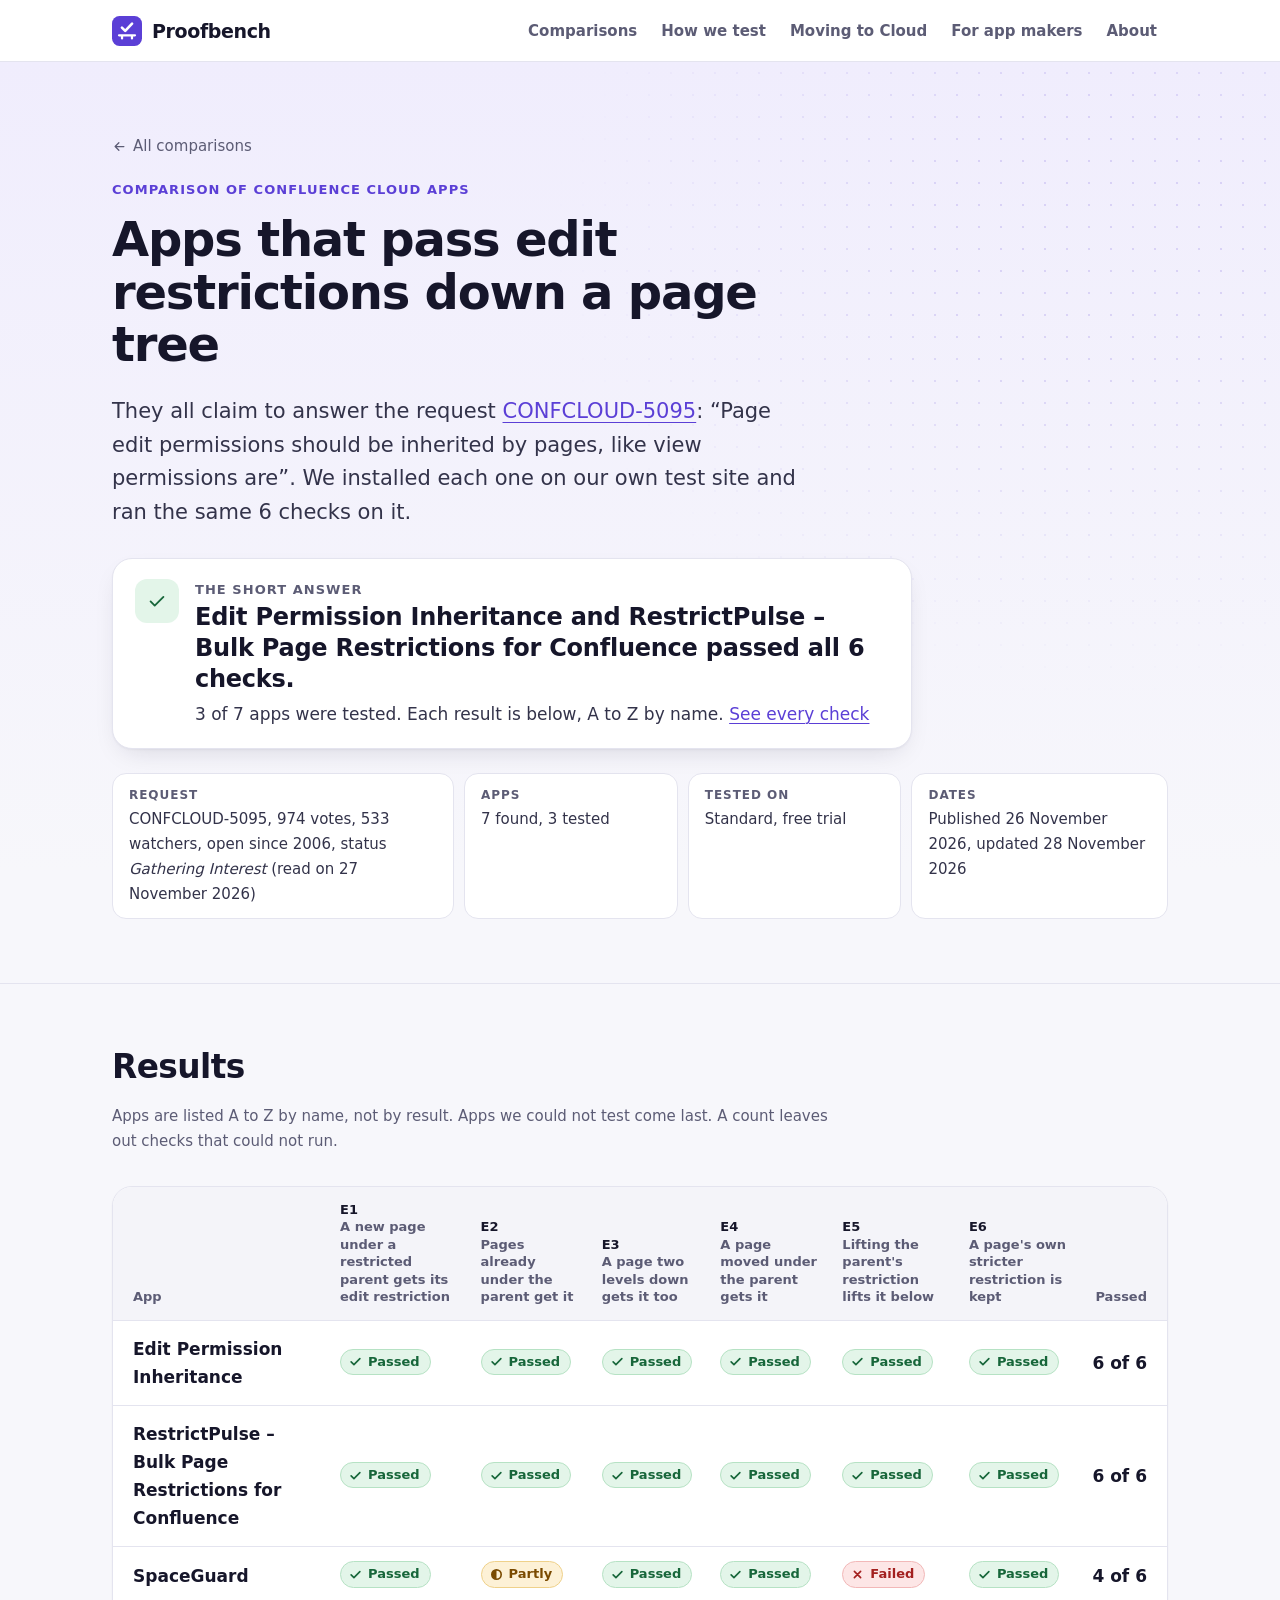
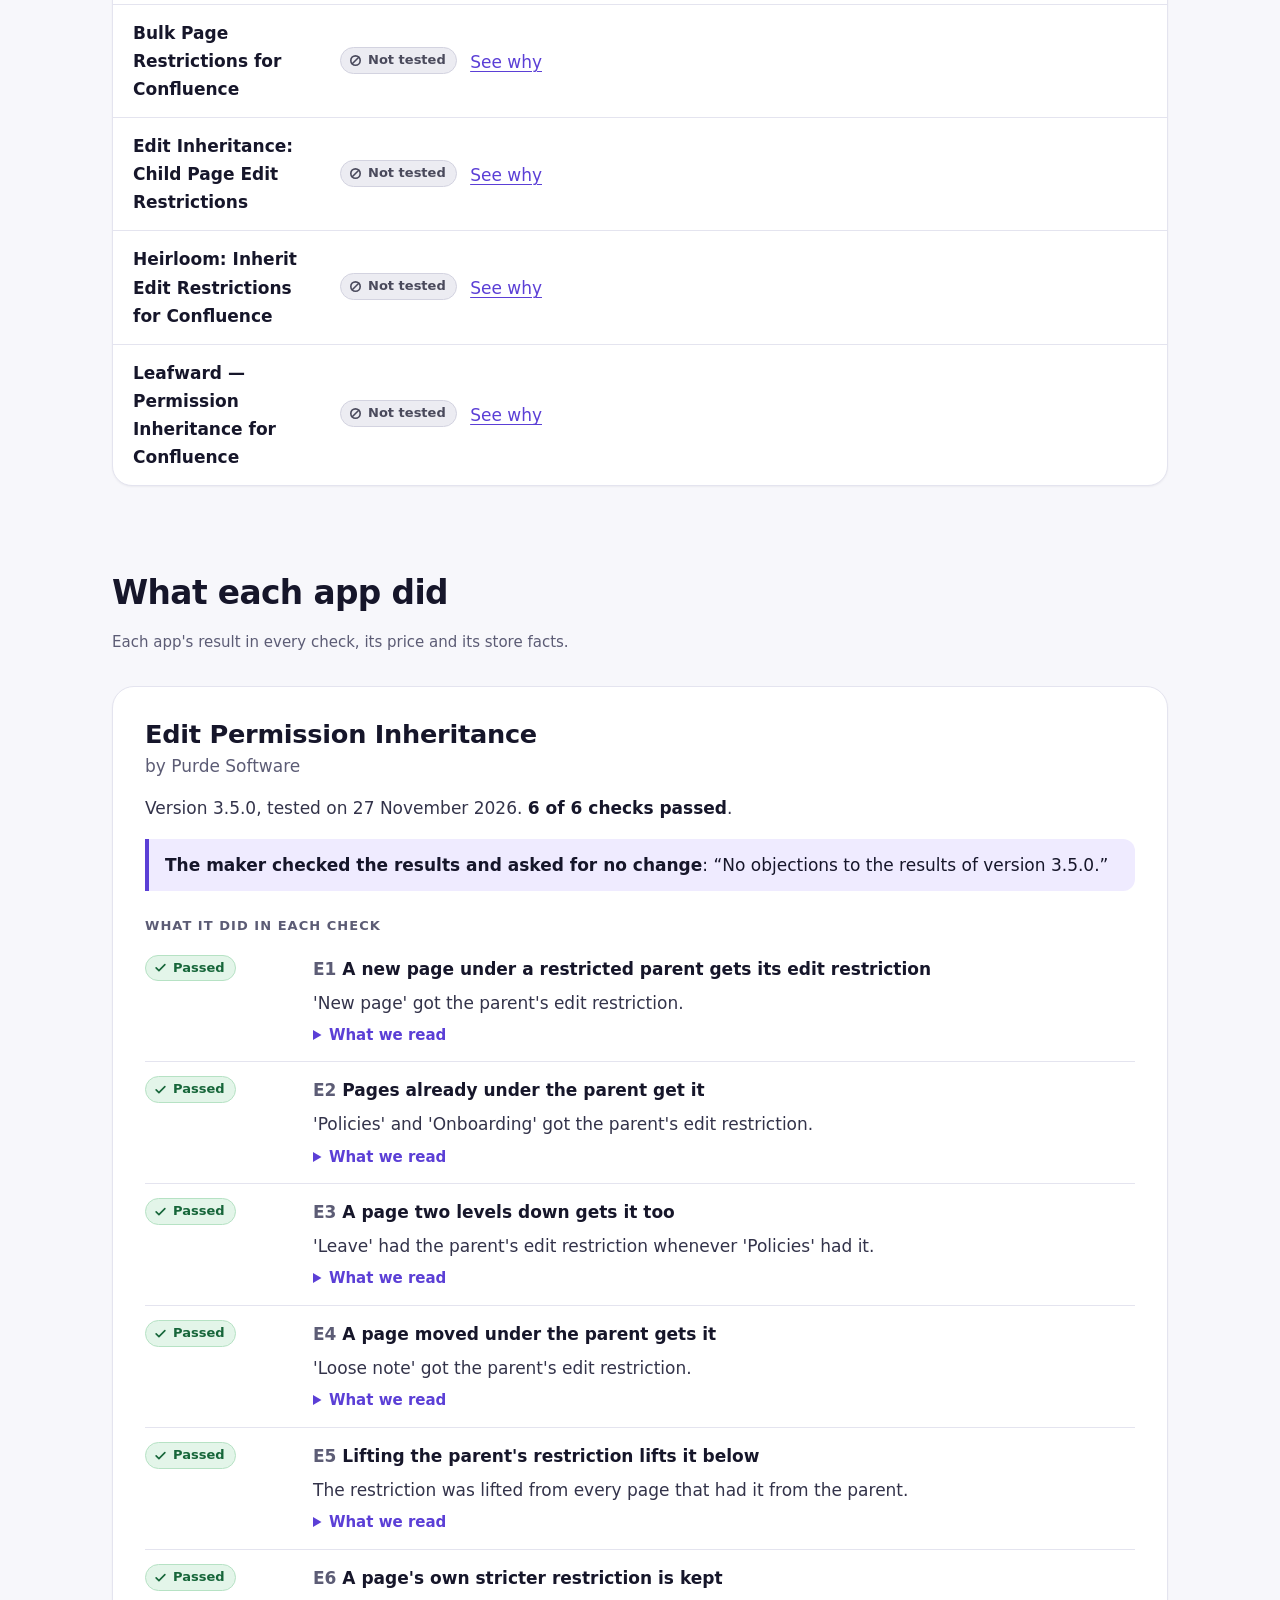
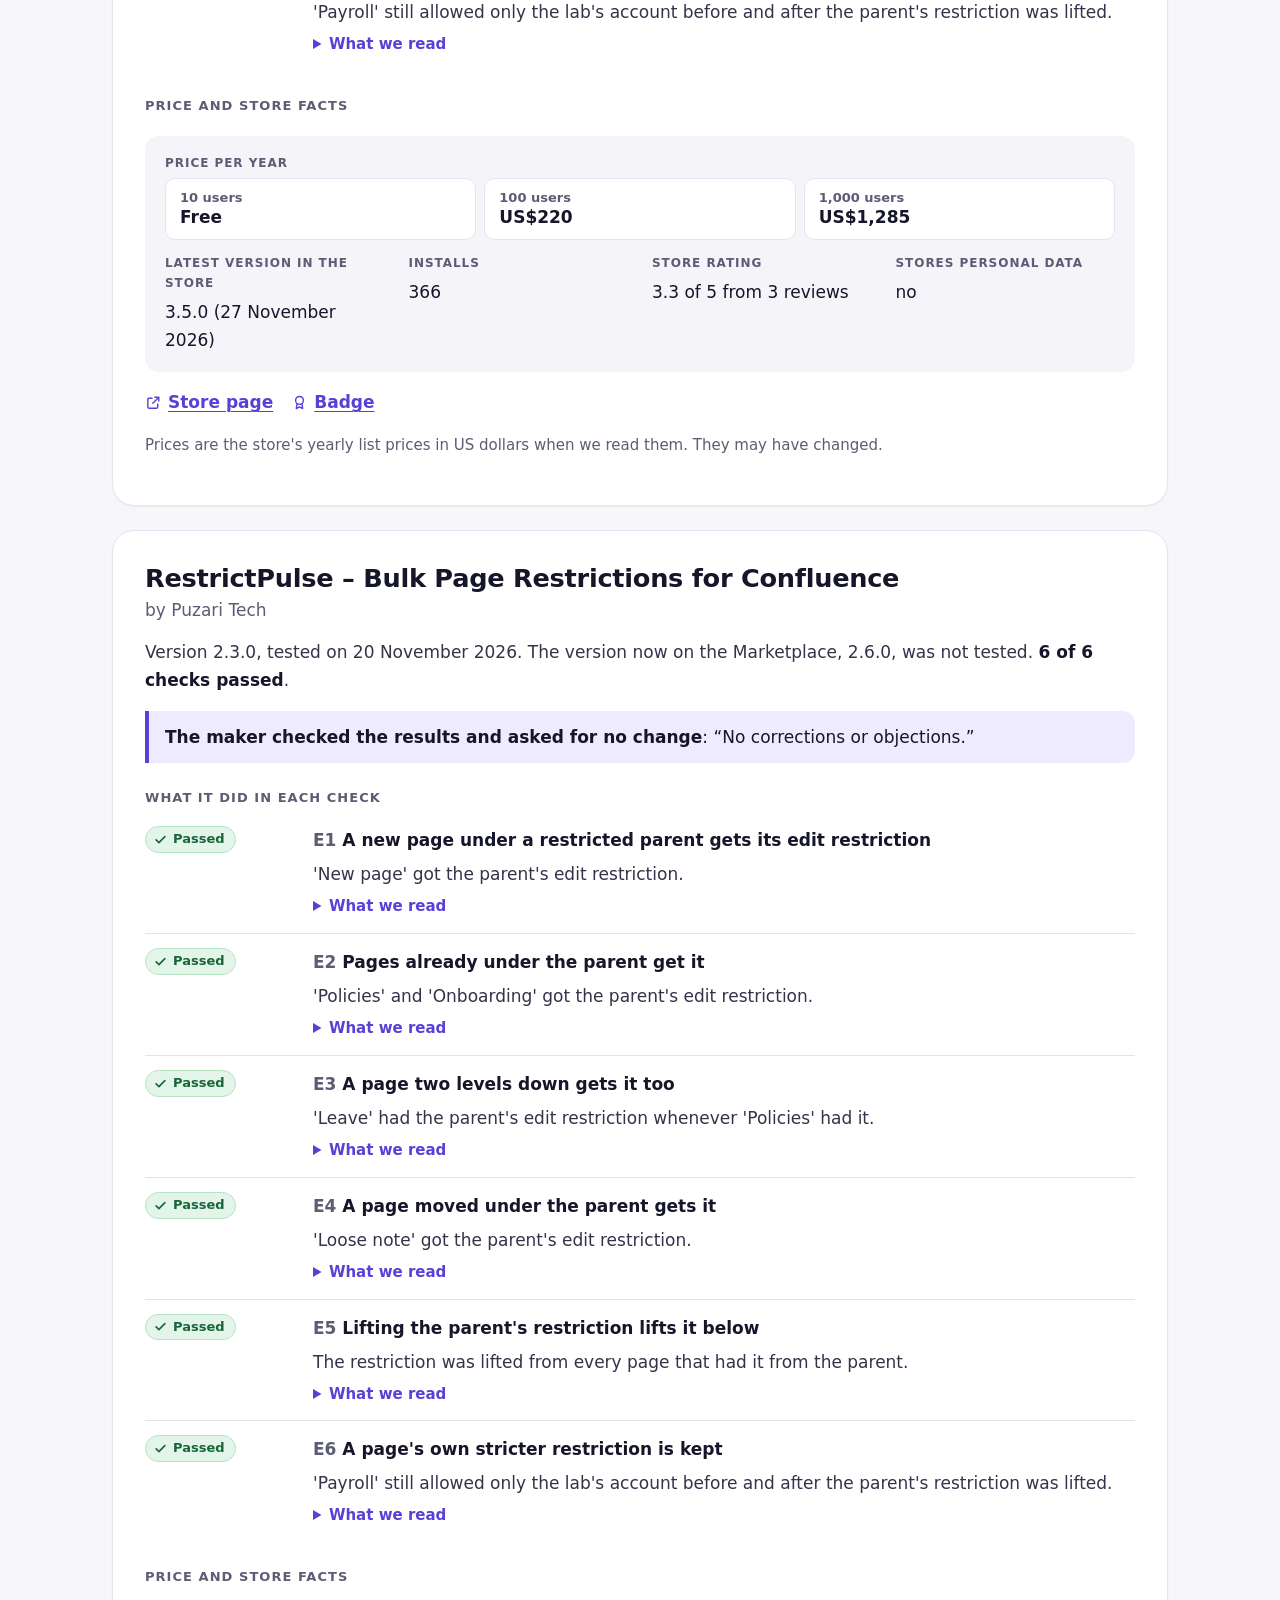
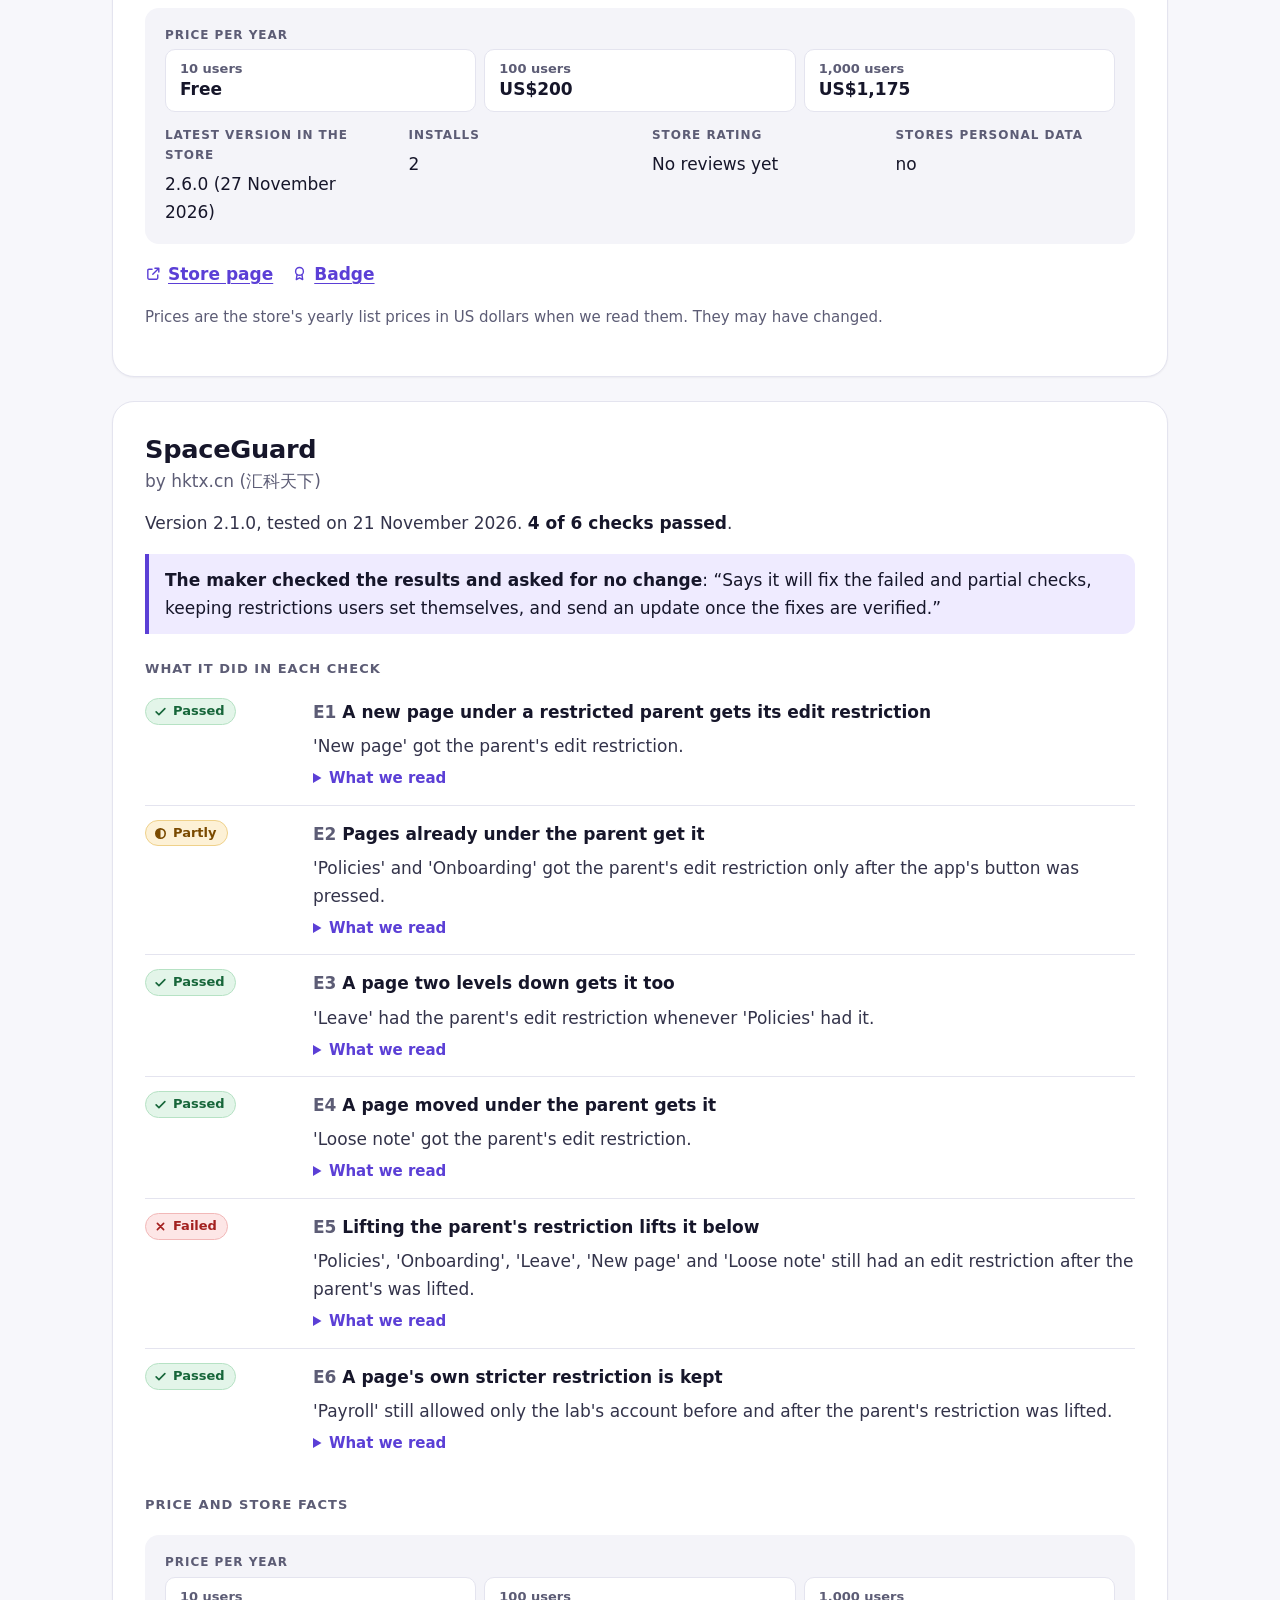
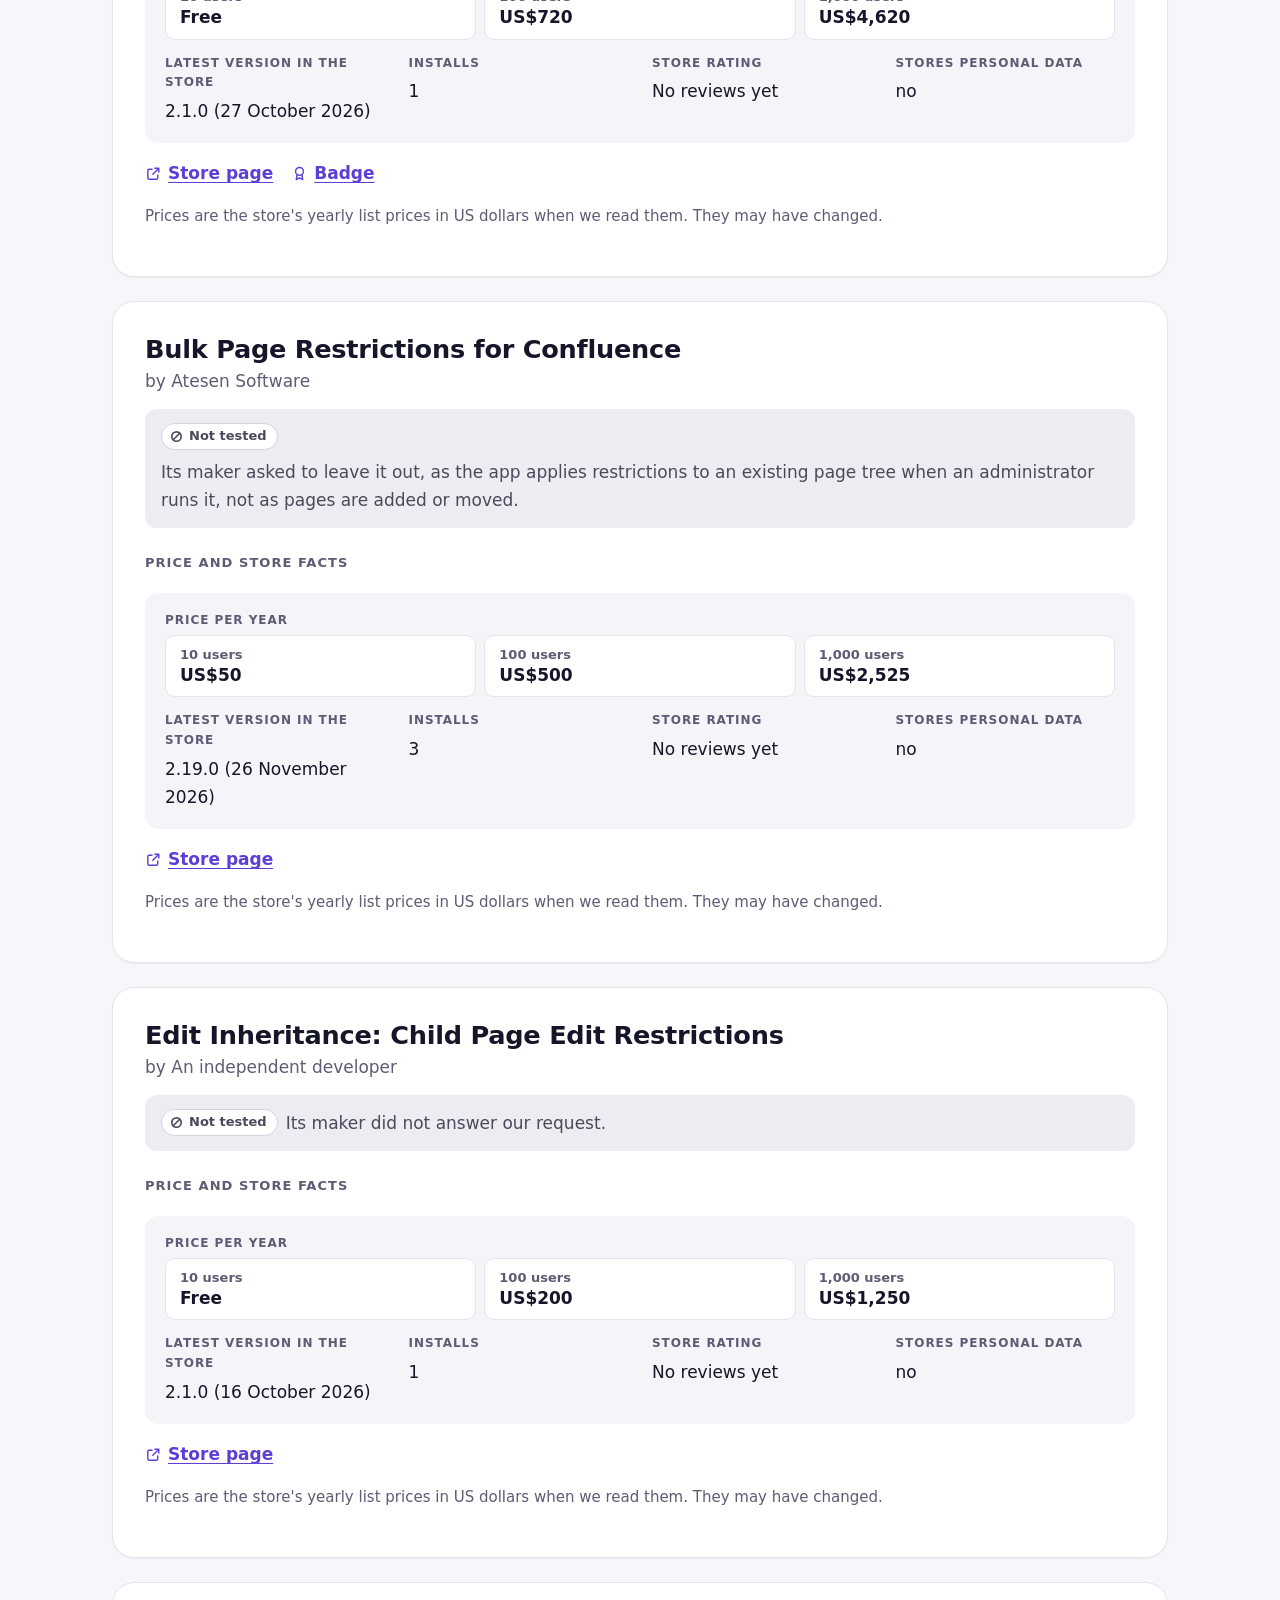
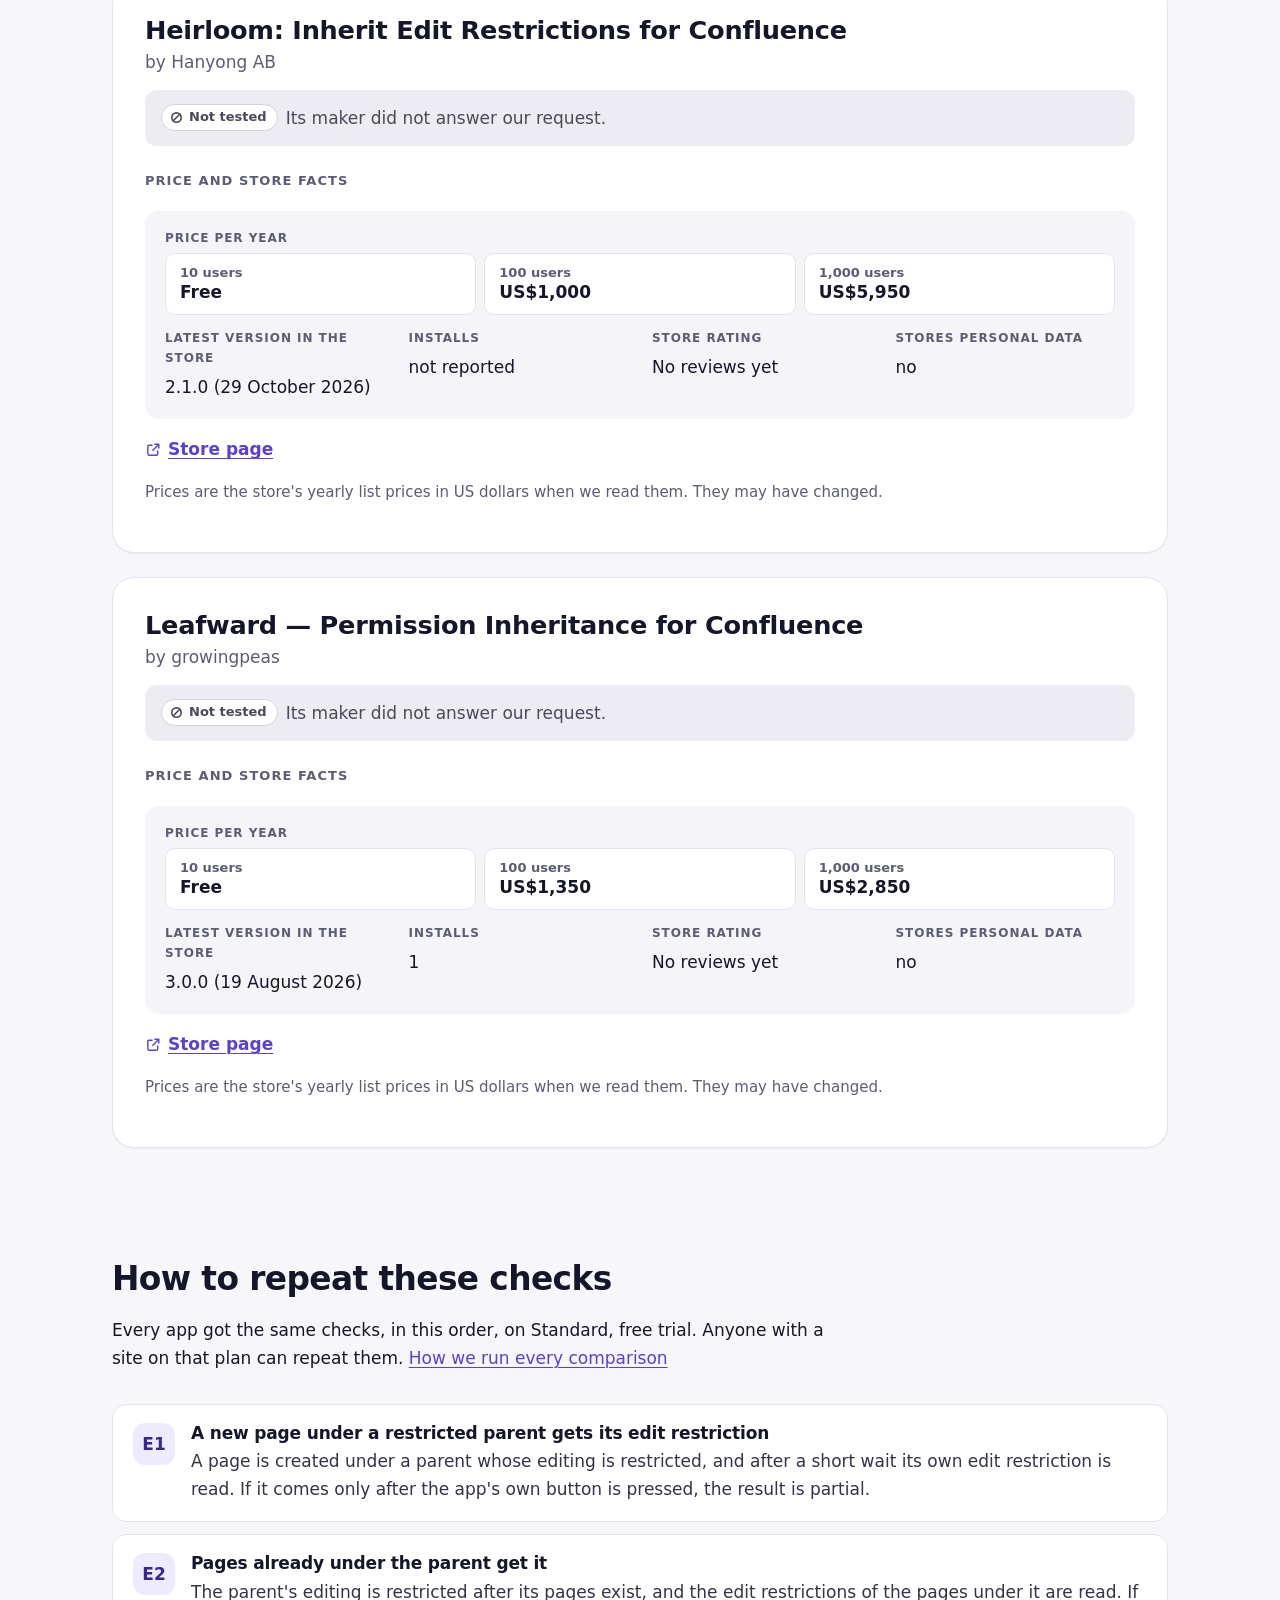
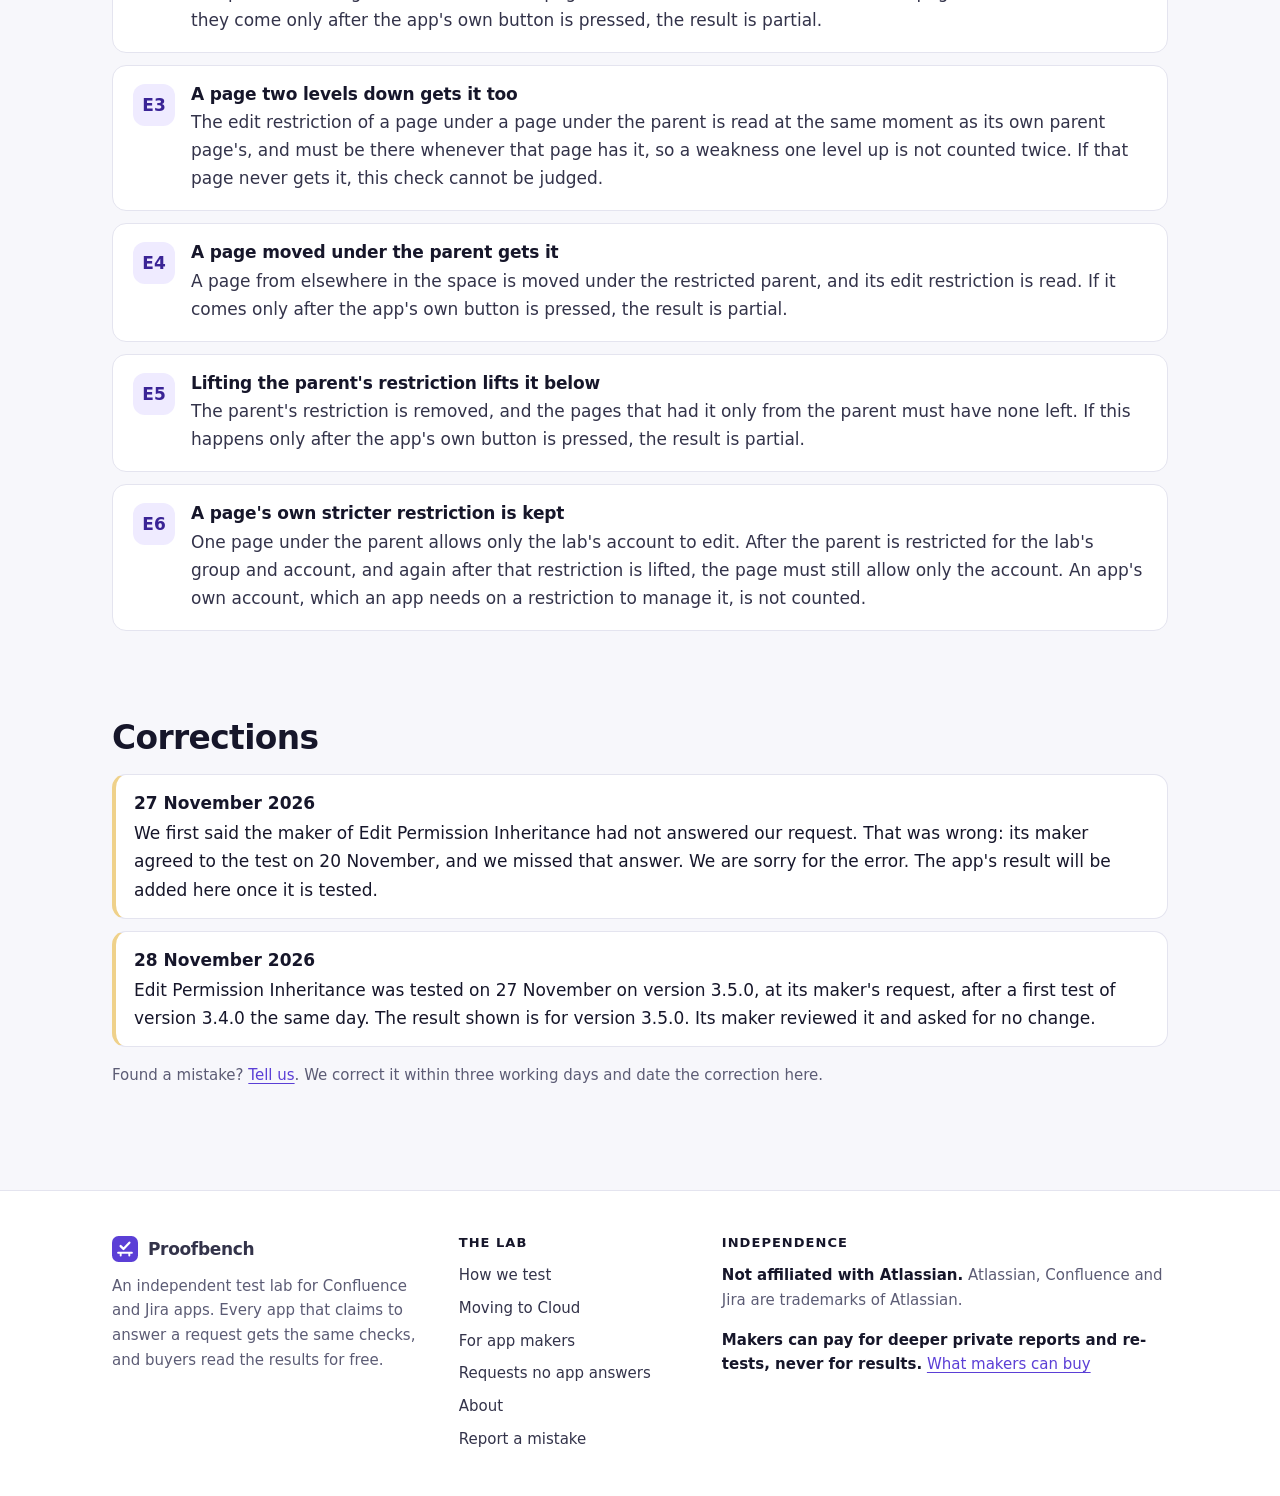
<file: c/edit-inheritance/index.html>
<!DOCTYPE html>
<html lang="en">
<head>
<meta charset="utf-8">
<meta name="viewport" content="width=device-width, initial-scale=1">
<meta name="color-scheme" content="light dark">
<meta name="theme-color" content="#f0edfd" media="(prefers-color-scheme: light)">
<meta name="theme-color" content="#15143a" media="(prefers-color-scheme: dark)">
<title>Apps that pass edit restrictions down a page tree · Proofbench</title>
<meta name="description" content="What each app that claims to answer CONFCLOUD-5095 does and does not do, tested with the same 6 checks.">
<meta property="og:type" content="website">
<meta property="og:site_name" content="Proofbench">
<meta property="og:title" content="Apps that pass edit restrictions down a page tree">
<meta property="og:description" content="What each app that claims to answer CONFCLOUD-5095 does and does not do, tested with the same 6 checks.">
<meta property="og:url" content="https://world-wide-nodes.github.io/App_Testing_Lab/c/edit-inheritance/">
<meta property="og:image" content="https://world-wide-nodes.github.io/App_Testing_Lab/assets/share-proofbench.png">
<meta property="og:image:width" content="1200">
<meta property="og:image:height" content="630">
<meta property="og:image:alt" content="Proofbench: which Confluence or Jira app really does what you asked for? The same checks for every app, and results are never for sale.">
<meta name="twitter:card" content="summary_large_image">
<meta name="twitter:image" content="https://world-wide-nodes.github.io/App_Testing_Lab/assets/share-proofbench.png">
<meta name="twitter:image:alt" content="Proofbench: which Confluence or Jira app really does what you asked for? The same checks for every app, and results are never for sale.">
<meta name="twitter:title" content="Apps that pass edit restrictions down a page tree">
<meta name="twitter:description" content="What each app that claims to answer CONFCLOUD-5095 does and does not do, tested with the same 6 checks.">
<link rel="canonical" href="https://world-wide-nodes.github.io/App_Testing_Lab/c/edit-inheritance/">
<script type="application/ld+json">{"@context":"https://schema.org","@type":"Article","headline":"Apps that pass edit restrictions down a page tree","description":"What each app that claims to answer CONFCLOUD-5095 does and does not do, tested with the same 6 checks.","url":"https://world-wide-nodes.github.io/App_Testing_Lab/c/edit-inheritance/","mainEntityOfPage":"https://world-wide-nodes.github.io/App_Testing_Lab/c/edit-inheritance/","author":{"@type":"Organization","@id":"https://world-wide-nodes.github.io/App_Testing_Lab/#lab","name":"Proofbench","url":"https://world-wide-nodes.github.io/App_Testing_Lab/","email":"proofbench.lab@proton.me"},"publisher":{"@type":"Organization","@id":"https://world-wide-nodes.github.io/App_Testing_Lab/#lab","name":"Proofbench","url":"https://world-wide-nodes.github.io/App_Testing_Lab/","email":"proofbench.lab@proton.me"},"about":[{"@type":"SoftwareApplication","name":"Edit Permission Inheritance","applicationCategory":"BusinessApplication","publisher":{"@type":"Organization","name":"Purde Software"},"url":"https://marketplace.atlassian.com/apps/1221313"},{"@type":"SoftwareApplication","name":"RestrictPulse – Bulk Page Restrictions for Confluence","applicationCategory":"BusinessApplication","publisher":{"@type":"Organization","name":"Puzari Tech"},"url":"https://marketplace.atlassian.com/apps/2949928954"},{"@type":"SoftwareApplication","name":"SpaceGuard","applicationCategory":"BusinessApplication","publisher":{"@type":"Organization","name":"hktx.cn (汇科天下)"},"url":"https://marketplace.atlassian.com/apps/338366545"},{"@type":"SoftwareApplication","name":"Bulk Page Restrictions for Confluence","applicationCategory":"BusinessApplication","publisher":{"@type":"Organization","name":"Atesen Software"},"url":"https://marketplace.atlassian.com/apps/350305877"},{"@type":"SoftwareApplication","name":"Edit Inheritance: Child Page Edit Restrictions","applicationCategory":"BusinessApplication","url":"https://marketplace.atlassian.com/apps/1619252351"},{"@type":"SoftwareApplication","name":"Heirloom: Inherit Edit Restrictions for Confluence","applicationCategory":"BusinessApplication","publisher":{"@type":"Organization","name":"Hanyong AB"},"url":"https://marketplace.atlassian.com/apps/2646575410"},{"@type":"SoftwareApplication","name":"Leafward — Permission Inheritance for Confluence","applicationCategory":"BusinessApplication","publisher":{"@type":"Organization","name":"growingpeas"},"url":"https://marketplace.atlassian.com/apps/81782623"}],"datePublished":"2026-11-26T14:30:17Z","dateModified":"2026-11-28T14:39:52Z","image":"https://world-wide-nodes.github.io/App_Testing_Lab/assets/share-proofbench.png"}</script>
<link rel="icon" href="../../assets/favicon.svg" type="image/svg+xml">
<link rel="stylesheet" href="../../assets/site.css?v=07ff1fd117">
</head>
<body>
<svg xmlns="http://www.w3.org/2000/svg" class="sprite" width="0" height="0" style="position:absolute;width:0;height:0;overflow:hidden" aria-hidden="true" focusable="false">
  <symbol id="i-pass" viewBox="0 0 24 24"><path d="M5 12.5l4.5 4.5L19 7.5"/></symbol>
  <symbol id="i-partial" viewBox="0 0 24 24"><circle cx="12" cy="12" r="7.5"/><path d="M12 4.5a7.5 7.5 0 0 0 0 15z" fill="currentColor" stroke="none"/></symbol>
  <symbol id="i-fail" viewBox="0 0 24 24"><path d="M7 7l10 10M17 7L7 17"/></symbol>
  <symbol id="i-na" viewBox="0 0 24 24"><circle cx="12" cy="12" r="7.5"/><path d="M6.8 17.2L17.2 6.8"/></symbol>
  <symbol id="i-dash" viewBox="0 0 24 24"><path d="M7 12h10"/></symbol>
  <symbol id="i-arrow" viewBox="0 0 24 24"><path d="M5 12h14M13 6l6 6-6 6"/></symbol>
  <symbol id="i-down" viewBox="0 0 24 24"><path d="M12 5v14M6 13l6 6 6-6"/></symbol>
  <symbol id="i-chevron" viewBox="0 0 24 24"><path d="M6 9l6 6 6-6"/></symbol>
  <symbol id="i-external" viewBox="0 0 24 24"><path d="M14 4.5h5.5V10M19.5 4.5L11 13M18 14v4.5a1.5 1.5 0 0 1-1.5 1.5h-11A1.5 1.5 0 0 1 4 18.5v-11A1.5 1.5 0 0 1 5.5 6H10"/></symbol>
  <symbol id="i-info" viewBox="0 0 24 24"><circle cx="12" cy="12" r="8.5"/><path d="M12 11v5.5M12 7.8v.2"/></symbol>
  <symbol id="i-mail" viewBox="0 0 24 24"><rect x="3.5" y="5.5" width="17" height="13" rx="2"/><path d="M4 7.5l8 5.5 8-5.5"/></symbol>
  <symbol id="i-checklist" viewBox="0 0 24 24"><path d="M4 6.5l1.6 1.6L8.8 5M4 12.5l1.6 1.6 3.2-3.1M4 18.5l1.6 1.6 3.2-3.1M12 7h8M12 13h8M12 19h8"/></symbol>
  <symbol id="i-scale" viewBox="0 0 24 24"><path d="M12 4v16M8 20h8M5 7.5h14M12 4.5l-7 3M12 4.5l7 3M5 7.5l-2.5 6h5zM19 7.5l-2.5 6h5z"/></symbol>
  <symbol id="i-repeat" viewBox="0 0 24 24"><path d="M16.5 3.5l3 3-3 3M4.5 11.5v-1a4 4 0 0 1 4-4h11M7.5 20.5l-3-3 3-3M19.5 12.5v1a4 4 0 0 1-4 4h-11"/></symbol>
  <symbol id="i-search" viewBox="0 0 24 24"><circle cx="10.5" cy="10.5" r="6.5"/><path d="M15.5 15.5l5 5"/></symbol>
  <symbol id="i-code" viewBox="0 0 24 24"><path d="M8.5 7l-5 5 5 5M15.5 7l5 5-5 5M13.5 4.5l-3 15"/></symbol>
  <symbol id="i-eye" viewBox="0 0 24 24"><path d="M2.5 12S6 5.5 12 5.5 21.5 12 21.5 12 18 18.5 12 18.5 2.5 12 2.5 12z"/><circle cx="12" cy="12" r="3"/></symbol>
  <symbol id="i-reply" viewBox="0 0 24 24"><path d="M5.5 19.5v-3.5h-1A1.5 1.5 0 0 1 3 14.5v-9A1.5 1.5 0 0 1 4.5 4h15A1.5 1.5 0 0 1 21 5.5v9a1.5 1.5 0 0 1-1.5 1.5H9.5z"/><path d="M7.5 8.5h9M7.5 12h6"/></symbol>
  <symbol id="i-badge" viewBox="0 0 24 24"><circle cx="12" cy="9" r="5.5"/><path d="M8.6 13.3L7.5 20.5l4.5-2.4 4.5 2.4-1.1-7.2"/></symbol>
  <symbol id="i-check-circle" viewBox="0 0 24 24"><circle cx="12" cy="12" r="8.5"/><path d="M8.3 12.3l2.6 2.6 4.9-5.3"/></symbol>
  <symbol id="i-report" viewBox="0 0 24 24"><path d="M14 3.5H7A1.5 1.5 0 0 0 5.5 5v14A1.5 1.5 0 0 0 7 20.5h10a1.5 1.5 0 0 0 1.5-1.5V8z"/><path d="M14 3.5V8h4.5M9 12.5h6M9 16h6"/></symbol>
  <symbol id="i-retest" viewBox="0 0 24 24"><path d="M19.5 12a7.5 7.5 0 1 1-2.3-5.4M19.5 4.5V9H15"/><path d="M9 12.3l2 2 4-4.3"/></symbol>
  <symbol id="i-calendar" viewBox="0 0 24 24"><rect x="4" y="5.5" width="16" height="14.5" rx="2"/><path d="M4 10h16M8.5 3.5v4M15.5 3.5v4M12 13v4M10 15h4"/></symbol>
  <symbol id="i-site" viewBox="0 0 24 24"><rect x="3.5" y="4.5" width="17" height="12" rx="2"/><path d="M8.5 20h7M12 16.5V20"/></symbol>
  <symbol id="i-flag" viewBox="0 0 24 24"><path d="M5.5 21V4.5M5.5 5h11l-2.5 4 2.5 4h-11"/></symbol>
</svg>
<a class="skip" href="#main">Skip to the content</a>
<header class="top">
  <div class="wrap top-row">
    <a class="brand" href="../../"><svg class="brand-mark" width="28" height="28" viewBox="0 0 32 32" aria-hidden="true" focusable="false"><rect class="brand-tile" width="32" height="32" rx="8"/><g fill="none" stroke="#fff" stroke-linecap="round" stroke-linejoin="round"><path stroke-width="2.8" d="M10.6 12.4l3.5 3.5 7.3-7.7"/><path stroke-width="2.4" d="M7.5 20.6h17M10.7 20.6v3.3M21.3 20.6v3.3"/></g></svg><span>Proofbench</span></a>
    <nav class="site-nav" aria-label="Main">
      <ul class="nav">
        <li><a href="../../">Comparisons</a></li>
        <li><a href="../../method/"><span class="nav-long">How we test</span><span class="nav-short" aria-hidden="true">Method</span></a></li>
        <li><a href="../../moving-to-cloud/"><span class="nav-long">Moving to Cloud</span><span class="nav-short" aria-hidden="true">Cloud</span></a></li>
        <li><a href="../../makers/"><span class="nav-long">For app makers</span><span class="nav-short" aria-hidden="true">Makers</span></a></li>
        <li><a href="../../about/">About</a></li>
      </ul>
    </nav>
  </div>
</header>
<main id="main">
<article>
<header class="page-head">
  <div class="wrap">
    <p class="crumbs"><a href="../../#comparisons"><svg class="icon" width="20" height="20" aria-hidden="true"><use href="#i-arrow"/></svg>All comparisons</a></p>
    <p class="kicker">Comparison of Confluence Cloud apps</p>
    <h1>Apps that pass edit restrictions down a page tree</h1>
    <p class="lead">They all claim to answer the request <a href="https://jira.atlassian.com/browse/CONFCLOUD-5095">CONFCLOUD-5095</a>: <q>Page edit permissions should be inherited by pages, like view permissions are</q>. We installed each one on our own test site and ran the same 6 checks on it.</p>
    <div class="answer">
      <span class="icon-tile"><svg class="icon" width="20" height="20" aria-hidden="true"><use href="#i-pass"/></svg></span>
      <div>
        <p class="answer-kicker">The short answer</p>
        <p class="answer-line">Edit Permission Inheritance and RestrictPulse – Bulk Page Restrictions for Confluence passed all 6 checks.</p>
        <p>3 of 7 apps were tested. Each result is below, A to Z by name. <a href="#results">See every check</a></p>
      </div>
    </div>
    <ul class="facts">
      <li><span>Request</span><span>CONFCLOUD-5095, 974 votes, 533 watchers, open since 2006, status <em>Gathering Interest</em> (read on 27 November 2026)</span></li>
      <li><span>Apps</span><span>7 found, 3 tested</span></li>
      <li><span>Tested on</span><span>Standard, free trial</span></li>
      <li><span>Dates</span><span>Published 26 November 2026, updated 28 November 2026</span></li>
    </ul>
  </div>
</header>

<div class="wrap">
  <section class="section section-first" id="results" aria-labelledby="results-title">
    <div class="section-head">
      <h2 id="results-title">Results</h2>
      <p class="note">Apps are listed A to Z by name, not by result. Apps we could not test come last. A count leaves out checks that could not run.</p>
    </div>
    <ol class="check-key"><li><span class="sid">E1</span> A new page under a restricted parent gets its edit restriction</li><li><span class="sid">E2</span> Pages already under the parent get it</li><li><span class="sid">E3</span> A page two levels down gets it too</li><li><span class="sid">E4</span> A page moved under the parent gets it</li><li><span class="sid">E5</span> Lifting the parent&#x27;s restriction lifts it below</li><li><span class="sid">E6</span> A page&#x27;s own stricter restriction is kept</li></ol>
    <div class="matrix">
    <table class="results">
      <caption class="sr-only">Each app's result in each check</caption>
      <thead><tr><th scope="col">App</th><th scope="col"><span class="sid">E1</span> <span class="stitle">A new page under a restricted parent gets its edit restriction</span></th><th scope="col"><span class="sid">E2</span> <span class="stitle">Pages already under the parent get it</span></th><th scope="col"><span class="sid">E3</span> <span class="stitle">A page two levels down gets it too</span></th><th scope="col"><span class="sid">E4</span> <span class="stitle">A page moved under the parent gets it</span></th><th scope="col"><span class="sid">E5</span> <span class="stitle">Lifting the parent&#x27;s restriction lifts it below</span></th><th scope="col"><span class="sid">E6</span> <span class="stitle">A page&#x27;s own stricter restriction is kept</span></th><th scope="col" class="score">Passed</th></tr></thead>
      <tbody>
      <tr><th scope="row"><a href="#app-de.edrup.confluence.plugins.edit-inherit">Edit Permission Inheritance</a></th><td data-label="E1 A new page under a restricted parent gets its edit restriction" data-sid="E1"><span class="pill pill-pass"><svg class="icon" width="20" height="20" aria-hidden="true"><use href="#i-pass"/></svg><span class="word">Passed</span></span></td><td data-label="E2 Pages already under the parent get it" data-sid="E2"><span class="pill pill-pass"><svg class="icon" width="20" height="20" aria-hidden="true"><use href="#i-pass"/></svg><span class="word">Passed</span></span></td><td data-label="E3 A page two levels down gets it too" data-sid="E3"><span class="pill pill-pass"><svg class="icon" width="20" height="20" aria-hidden="true"><use href="#i-pass"/></svg><span class="word">Passed</span></span></td><td data-label="E4 A page moved under the parent gets it" data-sid="E4"><span class="pill pill-pass"><svg class="icon" width="20" height="20" aria-hidden="true"><use href="#i-pass"/></svg><span class="word">Passed</span></span></td><td data-label="E5 Lifting the parent&#x27;s restriction lifts it below" data-sid="E5"><span class="pill pill-pass"><svg class="icon" width="20" height="20" aria-hidden="true"><use href="#i-pass"/></svg><span class="word">Passed</span></span></td><td data-label="E6 A page&#x27;s own stricter restriction is kept" data-sid="E6"><span class="pill pill-pass"><svg class="icon" width="20" height="20" aria-hidden="true"><use href="#i-pass"/></svg><span class="word">Passed</span></span></td><td class="score" data-label="Passed">6 of 6</td></tr>
      <tr><th scope="row"><a href="#app-in.puzaricloud.restrictpulse">RestrictPulse – Bulk Page Restrictions for Confluence</a></th><td data-label="E1 A new page under a restricted parent gets its edit restriction" data-sid="E1"><span class="pill pill-pass"><svg class="icon" width="20" height="20" aria-hidden="true"><use href="#i-pass"/></svg><span class="word">Passed</span></span></td><td data-label="E2 Pages already under the parent get it" data-sid="E2"><span class="pill pill-pass"><svg class="icon" width="20" height="20" aria-hidden="true"><use href="#i-pass"/></svg><span class="word">Passed</span></span></td><td data-label="E3 A page two levels down gets it too" data-sid="E3"><span class="pill pill-pass"><svg class="icon" width="20" height="20" aria-hidden="true"><use href="#i-pass"/></svg><span class="word">Passed</span></span></td><td data-label="E4 A page moved under the parent gets it" data-sid="E4"><span class="pill pill-pass"><svg class="icon" width="20" height="20" aria-hidden="true"><use href="#i-pass"/></svg><span class="word">Passed</span></span></td><td data-label="E5 Lifting the parent&#x27;s restriction lifts it below" data-sid="E5"><span class="pill pill-pass"><svg class="icon" width="20" height="20" aria-hidden="true"><use href="#i-pass"/></svg><span class="word">Passed</span></span></td><td data-label="E6 A page&#x27;s own stricter restriction is kept" data-sid="E6"><span class="pill pill-pass"><svg class="icon" width="20" height="20" aria-hidden="true"><use href="#i-pass"/></svg><span class="word">Passed</span></span></td><td class="score" data-label="Passed">6 of 6</td></tr>
      <tr><th scope="row"><a href="#app-com.hktx.confluence.spaceguard">SpaceGuard</a></th><td data-label="E1 A new page under a restricted parent gets its edit restriction" data-sid="E1"><span class="pill pill-pass"><svg class="icon" width="20" height="20" aria-hidden="true"><use href="#i-pass"/></svg><span class="word">Passed</span></span></td><td data-label="E2 Pages already under the parent get it" data-sid="E2"><span class="pill pill-partial"><svg class="icon" width="20" height="20" aria-hidden="true"><use href="#i-partial"/></svg><span class="word">Partly</span></span></td><td data-label="E3 A page two levels down gets it too" data-sid="E3"><span class="pill pill-pass"><svg class="icon" width="20" height="20" aria-hidden="true"><use href="#i-pass"/></svg><span class="word">Passed</span></span></td><td data-label="E4 A page moved under the parent gets it" data-sid="E4"><span class="pill pill-pass"><svg class="icon" width="20" height="20" aria-hidden="true"><use href="#i-pass"/></svg><span class="word">Passed</span></span></td><td data-label="E5 Lifting the parent&#x27;s restriction lifts it below" data-sid="E5"><span class="pill pill-fail"><svg class="icon" width="20" height="20" aria-hidden="true"><use href="#i-fail"/></svg><span class="word">Failed</span></span></td><td data-label="E6 A page&#x27;s own stricter restriction is kept" data-sid="E6"><span class="pill pill-pass"><svg class="icon" width="20" height="20" aria-hidden="true"><use href="#i-pass"/></svg><span class="word">Passed</span></span></td><td class="score" data-label="Passed">4 of 6</td></tr>
      <tr><th scope="row"><a href="#app-com.atesensoftware.bulk-page-restrictions-confluence">Bulk Page Restrictions for Confluence</a></th><td class="untested" colspan="7"><span class="pill pill-na"><svg class="icon" width="20" height="20" aria-hidden="true"><use href="#i-na"/></svg><span class="word">Not tested</span></span> <a href="#app-com.atesensoftware.bulk-page-restrictions-confluence">See why</a></td></tr>
      <tr><th scope="row"><a href="#app-tj.parviz.confluence.editinheritance">Edit Inheritance: Child Page Edit Restrictions</a></th><td class="untested" colspan="7"><span class="pill pill-na"><svg class="icon" width="20" height="20" aria-hidden="true"><use href="#i-na"/></svg><span class="word">Not tested</span></span> <a href="#app-tj.parviz.confluence.editinheritance">See why</a></td></tr>
      <tr><th scope="row"><a href="#app-com.hanyongxiao.heirloom.confluence">Heirloom: Inherit Edit Restrictions for Confluence</a></th><td class="untested" colspan="7"><span class="pill pill-na"><svg class="icon" width="20" height="20" aria-hidden="true"><use href="#i-na"/></svg><span class="word">Not tested</span></span> <a href="#app-com.hanyongxiao.heirloom.confluence">See why</a></td></tr>
      <tr><th scope="row"><a href="#app-com.growingpeas.leafward">Leafward — Permission Inheritance for Confluence</a></th><td class="untested" colspan="7"><span class="pill pill-na"><svg class="icon" width="20" height="20" aria-hidden="true"><use href="#i-na"/></svg><span class="word">Not tested</span></span> <a href="#app-com.growingpeas.leafward">See why</a></td></tr>
      </tbody>
    </table>
    </div>
  </section>

  <section class="section section-next" aria-labelledby="apps-title">
    <div class="section-head">
      <h2 id="apps-title">What each app did</h2>
      <p class="note">Each app's result in every check, its price and its store facts.</p>
    </div>
    <section class="app" id="app-de.edrup.confluence.plugins.edit-inherit" aria-labelledby="app-de.edrup.confluence.plugins.edit-inherit-title">
      <h3 id="app-de.edrup.confluence.plugins.edit-inherit-title">Edit Permission Inheritance</h3>
      <p class="vendor">by Purde Software</p>
      <p class="tested">Version 3.5.0, tested on 27 November 2026. <strong>6 of 6 checks passed</strong>.</p>
      <p class="reply"><strong>The maker checked the results and asked for no change</strong>: <q>No objections to the results of version 3.5.0.</q></p>
      <h4>What it did in each check</h4>
      <ul class="outcomes">
        <li><div class="outcome-head"><span class="pill pill-pass"><svg class="icon" width="20" height="20" aria-hidden="true"><use href="#i-pass"/></svg><span class="word">Passed</span></span> <span class="outcome-title"><span class="sid">E1</span> A new page under a restricted parent gets its edit restriction</span></div><p>&#x27;New page&#x27; got the parent&#x27;s edit restriction.</p><details><summary>What we read</summary><ol class="evidence"><li>New page: the lab&#x27;s group, the lab&#x27;s account</li></ol></details></li>
        <li><div class="outcome-head"><span class="pill pill-pass"><svg class="icon" width="20" height="20" aria-hidden="true"><use href="#i-pass"/></svg><span class="word">Passed</span></span> <span class="outcome-title"><span class="sid">E2</span> Pages already under the parent get it</span></div><p>&#x27;Policies&#x27; and &#x27;Onboarding&#x27; got the parent&#x27;s edit restriction.</p><details><summary>What we read</summary><ol class="evidence"><li>Policies: the lab&#x27;s group, the lab&#x27;s account</li><li>Onboarding: the lab&#x27;s group, the lab&#x27;s account</li></ol></details></li>
        <li><div class="outcome-head"><span class="pill pill-pass"><svg class="icon" width="20" height="20" aria-hidden="true"><use href="#i-pass"/></svg><span class="word">Passed</span></span> <span class="outcome-title"><span class="sid">E3</span> A page two levels down gets it too</span></div><p>&#x27;Leave&#x27; had the parent&#x27;s edit restriction whenever &#x27;Policies&#x27; had it.</p><details><summary>What we read</summary><ol class="evidence"><li>Policies: the lab&#x27;s group, the lab&#x27;s account</li><li>Leave: the lab&#x27;s group, the lab&#x27;s account</li></ol></details></li>
        <li><div class="outcome-head"><span class="pill pill-pass"><svg class="icon" width="20" height="20" aria-hidden="true"><use href="#i-pass"/></svg><span class="word">Passed</span></span> <span class="outcome-title"><span class="sid">E4</span> A page moved under the parent gets it</span></div><p>&#x27;Loose note&#x27; got the parent&#x27;s edit restriction.</p><details><summary>What we read</summary><ol class="evidence"><li>Loose note: the lab&#x27;s group, the lab&#x27;s account</li></ol></details></li>
        <li><div class="outcome-head"><span class="pill pill-pass"><svg class="icon" width="20" height="20" aria-hidden="true"><use href="#i-pass"/></svg><span class="word">Passed</span></span> <span class="outcome-title"><span class="sid">E5</span> Lifting the parent&#x27;s restriction lifts it below</span></div><p>The restriction was lifted from every page that had it from the parent.</p><details><summary>What we read</summary><ol class="evidence"><li>Policies: no restriction</li><li>Onboarding: no restriction</li><li>Leave: no restriction</li><li>New page: no restriction</li><li>Loose note: no restriction</li></ol></details></li>
        <li><div class="outcome-head"><span class="pill pill-pass"><svg class="icon" width="20" height="20" aria-hidden="true"><use href="#i-pass"/></svg><span class="word">Passed</span></span> <span class="outcome-title"><span class="sid">E6</span> A page&#x27;s own stricter restriction is kept</span></div><p>&#x27;Payroll&#x27; still allowed only the lab&#x27;s account before and after the parent&#x27;s restriction was lifted.</p><details><summary>What we read</summary><p>While the parent was restricted</p><ol class="evidence"><li>Payroll: the lab&#x27;s account</li></ol><p>After the parent&#x27;s restriction was lifted</p><ol class="evidence"><li>Payroll: the lab&#x27;s account</li></ol></details></li>
      </ul>
      <h4>Price and store facts</h4>
      <dl class="store">
        <div><dt>Price per year</dt><dd><ul class="prices"><li><span>10 users</span> Free</li><li><span>100 users</span> US$220</li><li><span>1,000 users</span> US$1,285</li></ul></dd></div>
        <div><dt>Latest version in the store</dt><dd>3.5.0 (27 November 2026)</dd></div>
        <div><dt>Installs</dt><dd>366</dd></div>
        <div><dt>Store rating</dt><dd>3.3 of 5 from 3 reviews</dd></div>
        <div><dt>Stores personal data</dt><dd>no</dd></div>
      </dl>
      <p class="links"><a href="https://marketplace.atlassian.com/apps/1221313" rel="nofollow noopener"><svg class="icon" width="20" height="20" aria-hidden="true"><use href="#i-external"/></svg>Store page</a><a class="badge-open" href="../../makers/#badge" data-key="de.edrup.confluence.plugins.edit-inherit" data-name="Edit Permission Inheritance" data-svg="../../badge/edit-inheritance/de.edrup.confluence.plugins.edit-inherit.svg" data-image="https://world-wide-nodes.github.io/App_Testing_Lab/badge/edit-inheritance/de.edrup.confluence.plugins.edit-inherit.svg" data-page="https://world-wide-nodes.github.io/App_Testing_Lab/c/edit-inheritance/#app-de.edrup.confluence.plugins.edit-inherit" data-alt="Tested by Proofbench: 6 of 6 checks, November 2026" data-salt="ee730dab8f24293a63f17628b94b6b09" data-hash="a48e86347980d06f3b4b39a0445c487839afd017ab94a5ed51bc696d1b260f5a"><svg class="icon" width="20" height="20" aria-hidden="true"><use href="#i-badge"/></svg>Badge</a></p>
      <p class="note">Prices are the store's yearly list prices in US dollars when we read them. They may have changed.</p>
    </section>
    <section class="app" id="app-in.puzaricloud.restrictpulse" aria-labelledby="app-in.puzaricloud.restrictpulse-title">
      <h3 id="app-in.puzaricloud.restrictpulse-title">RestrictPulse – Bulk Page Restrictions for Confluence</h3>
      <p class="vendor">by Puzari Tech</p>
      <p class="tested">Version 2.3.0, tested on 20 November 2026. The version now on the Marketplace, 2.6.0, was not tested. <strong>6 of 6 checks passed</strong>.</p>
      <p class="reply"><strong>The maker checked the results and asked for no change</strong>: <q>No corrections or objections.</q></p>
      <h4>What it did in each check</h4>
      <ul class="outcomes">
        <li><div class="outcome-head"><span class="pill pill-pass"><svg class="icon" width="20" height="20" aria-hidden="true"><use href="#i-pass"/></svg><span class="word">Passed</span></span> <span class="outcome-title"><span class="sid">E1</span> A new page under a restricted parent gets its edit restriction</span></div><p>&#x27;New page&#x27; got the parent&#x27;s edit restriction.</p><details><summary>What we read</summary><ol class="evidence"><li>New page: the lab&#x27;s group, the lab&#x27;s account, an app&#x27;s own account</li></ol></details></li>
        <li><div class="outcome-head"><span class="pill pill-pass"><svg class="icon" width="20" height="20" aria-hidden="true"><use href="#i-pass"/></svg><span class="word">Passed</span></span> <span class="outcome-title"><span class="sid">E2</span> Pages already under the parent get it</span></div><p>&#x27;Policies&#x27; and &#x27;Onboarding&#x27; got the parent&#x27;s edit restriction.</p><details><summary>What we read</summary><ol class="evidence"><li>Policies: the lab&#x27;s group, the lab&#x27;s account, an app&#x27;s own account</li><li>Onboarding: the lab&#x27;s group, the lab&#x27;s account, an app&#x27;s own account</li></ol></details></li>
        <li><div class="outcome-head"><span class="pill pill-pass"><svg class="icon" width="20" height="20" aria-hidden="true"><use href="#i-pass"/></svg><span class="word">Passed</span></span> <span class="outcome-title"><span class="sid">E3</span> A page two levels down gets it too</span></div><p>&#x27;Leave&#x27; had the parent&#x27;s edit restriction whenever &#x27;Policies&#x27; had it.</p><details><summary>What we read</summary><ol class="evidence"><li>Policies: the lab&#x27;s group, the lab&#x27;s account, an app&#x27;s own account</li><li>Leave: the lab&#x27;s group, the lab&#x27;s account, an app&#x27;s own account</li></ol></details></li>
        <li><div class="outcome-head"><span class="pill pill-pass"><svg class="icon" width="20" height="20" aria-hidden="true"><use href="#i-pass"/></svg><span class="word">Passed</span></span> <span class="outcome-title"><span class="sid">E4</span> A page moved under the parent gets it</span></div><p>&#x27;Loose note&#x27; got the parent&#x27;s edit restriction.</p><details><summary>What we read</summary><ol class="evidence"><li>Loose note: the lab&#x27;s group, the lab&#x27;s account, an app&#x27;s own account</li></ol></details></li>
        <li><div class="outcome-head"><span class="pill pill-pass"><svg class="icon" width="20" height="20" aria-hidden="true"><use href="#i-pass"/></svg><span class="word">Passed</span></span> <span class="outcome-title"><span class="sid">E5</span> Lifting the parent&#x27;s restriction lifts it below</span></div><p>The restriction was lifted from every page that had it from the parent.</p><details><summary>What we read</summary><ol class="evidence"><li>Policies: no restriction</li><li>Onboarding: no restriction</li><li>Leave: no restriction</li><li>New page: no restriction</li><li>Loose note: no restriction</li></ol></details></li>
        <li><div class="outcome-head"><span class="pill pill-pass"><svg class="icon" width="20" height="20" aria-hidden="true"><use href="#i-pass"/></svg><span class="word">Passed</span></span> <span class="outcome-title"><span class="sid">E6</span> A page&#x27;s own stricter restriction is kept</span></div><p>&#x27;Payroll&#x27; still allowed only the lab&#x27;s account before and after the parent&#x27;s restriction was lifted.</p><details><summary>What we read</summary><p>While the parent was restricted</p><ol class="evidence"><li>Payroll: the lab&#x27;s account</li></ol><p>After the parent&#x27;s restriction was lifted</p><ol class="evidence"><li>Payroll: the lab&#x27;s account</li></ol></details></li>
      </ul>
      <h4>Price and store facts</h4>
      <dl class="store">
        <div><dt>Price per year</dt><dd><ul class="prices"><li><span>10 users</span> Free</li><li><span>100 users</span> US$200</li><li><span>1,000 users</span> US$1,175</li></ul></dd></div>
        <div><dt>Latest version in the store</dt><dd>2.6.0 (27 November 2026)</dd></div>
        <div><dt>Installs</dt><dd>2</dd></div>
        <div><dt>Store rating</dt><dd>No reviews yet</dd></div>
        <div><dt>Stores personal data</dt><dd>no</dd></div>
      </dl>
      <p class="links"><a href="https://marketplace.atlassian.com/apps/2949928954" rel="nofollow noopener"><svg class="icon" width="20" height="20" aria-hidden="true"><use href="#i-external"/></svg>Store page</a><a class="badge-open" href="../../makers/#badge" data-key="in.puzaricloud.restrictpulse" data-name="RestrictPulse – Bulk Page Restrictions for Confluence" data-svg="../../badge/edit-inheritance/in.puzaricloud.restrictpulse.svg" data-image="https://world-wide-nodes.github.io/App_Testing_Lab/badge/edit-inheritance/in.puzaricloud.restrictpulse.svg" data-page="https://world-wide-nodes.github.io/App_Testing_Lab/c/edit-inheritance/#app-in.puzaricloud.restrictpulse" data-alt="Tested by Proofbench: 6 of 6 checks, November 2026" data-salt="ad002eb869d56dcc8611deca17657362" data-hash="652837621111f5adf9abc0dad21d788dad24f13fcc13b5db58707adb3106d82f"><svg class="icon" width="20" height="20" aria-hidden="true"><use href="#i-badge"/></svg>Badge</a></p>
      <p class="note">Prices are the store's yearly list prices in US dollars when we read them. They may have changed.</p>
    </section>
    <section class="app" id="app-com.hktx.confluence.spaceguard" aria-labelledby="app-com.hktx.confluence.spaceguard-title">
      <h3 id="app-com.hktx.confluence.spaceguard-title">SpaceGuard</h3>
      <p class="vendor">by hktx.cn (汇科天下)</p>
      <p class="tested">Version 2.1.0, tested on 21 November 2026. <strong>4 of 6 checks passed</strong>.</p>
      <p class="reply"><strong>The maker checked the results and asked for no change</strong>: <q>Says it will fix the failed and partial checks, keeping restrictions users set themselves, and send an update once the fixes are verified.</q></p>
      <h4>What it did in each check</h4>
      <ul class="outcomes">
        <li><div class="outcome-head"><span class="pill pill-pass"><svg class="icon" width="20" height="20" aria-hidden="true"><use href="#i-pass"/></svg><span class="word">Passed</span></span> <span class="outcome-title"><span class="sid">E1</span> A new page under a restricted parent gets its edit restriction</span></div><p>&#x27;New page&#x27; got the parent&#x27;s edit restriction.</p><details><summary>What we read</summary><ol class="evidence"><li>New page: the lab&#x27;s group, the lab&#x27;s account</li></ol></details></li>
        <li><div class="outcome-head"><span class="pill pill-partial"><svg class="icon" width="20" height="20" aria-hidden="true"><use href="#i-partial"/></svg><span class="word">Partly</span></span> <span class="outcome-title"><span class="sid">E2</span> Pages already under the parent get it</span></div><p>&#x27;Policies&#x27; and &#x27;Onboarding&#x27; got the parent&#x27;s edit restriction only after the app&#x27;s button was pressed.</p><details><summary>What we read</summary><p>Right after the change</p><ol class="evidence"><li>Policies: no restriction</li><li>Onboarding: no restriction</li></ol><p>After the app&#x27;s button was pressed</p><ol class="evidence"><li>Policies: the lab&#x27;s group, the lab&#x27;s account</li><li>Onboarding: the lab&#x27;s group, the lab&#x27;s account</li></ol></details></li>
        <li><div class="outcome-head"><span class="pill pill-pass"><svg class="icon" width="20" height="20" aria-hidden="true"><use href="#i-pass"/></svg><span class="word">Passed</span></span> <span class="outcome-title"><span class="sid">E3</span> A page two levels down gets it too</span></div><p>&#x27;Leave&#x27; had the parent&#x27;s edit restriction whenever &#x27;Policies&#x27; had it.</p><details><summary>What we read</summary><p>Right after the change</p><ol class="evidence"><li>Policies: no restriction</li><li>Leave: no restriction</li></ol><p>After the app&#x27;s button was pressed</p><ol class="evidence"><li>Policies: the lab&#x27;s group, the lab&#x27;s account</li><li>Leave: the lab&#x27;s group, the lab&#x27;s account</li></ol></details></li>
        <li><div class="outcome-head"><span class="pill pill-pass"><svg class="icon" width="20" height="20" aria-hidden="true"><use href="#i-pass"/></svg><span class="word">Passed</span></span> <span class="outcome-title"><span class="sid">E4</span> A page moved under the parent gets it</span></div><p>&#x27;Loose note&#x27; got the parent&#x27;s edit restriction.</p><details><summary>What we read</summary><ol class="evidence"><li>Loose note: the lab&#x27;s group, the lab&#x27;s account</li></ol></details></li>
        <li><div class="outcome-head"><span class="pill pill-fail"><svg class="icon" width="20" height="20" aria-hidden="true"><use href="#i-fail"/></svg><span class="word">Failed</span></span> <span class="outcome-title"><span class="sid">E5</span> Lifting the parent&#x27;s restriction lifts it below</span></div><p>&#x27;Policies&#x27;, &#x27;Onboarding&#x27;, &#x27;Leave&#x27;, &#x27;New page&#x27; and &#x27;Loose note&#x27; still had an edit restriction after the parent&#x27;s was lifted.</p><details><summary>What we read</summary><ol class="evidence"><li>Policies: the lab&#x27;s group, the lab&#x27;s account</li><li>Onboarding: the lab&#x27;s group, the lab&#x27;s account</li><li>Leave: the lab&#x27;s group, the lab&#x27;s account</li><li>New page: the lab&#x27;s group, the lab&#x27;s account</li><li>Loose note: the lab&#x27;s group, the lab&#x27;s account</li></ol></details></li>
        <li><div class="outcome-head"><span class="pill pill-pass"><svg class="icon" width="20" height="20" aria-hidden="true"><use href="#i-pass"/></svg><span class="word">Passed</span></span> <span class="outcome-title"><span class="sid">E6</span> A page&#x27;s own stricter restriction is kept</span></div><p>&#x27;Payroll&#x27; still allowed only the lab&#x27;s account before and after the parent&#x27;s restriction was lifted.</p><details><summary>What we read</summary><p>While the parent was restricted</p><ol class="evidence"><li>Payroll: the lab&#x27;s account</li></ol><p>After the parent&#x27;s restriction was lifted</p><ol class="evidence"><li>Payroll: the lab&#x27;s account</li></ol></details></li>
      </ul>
      <h4>Price and store facts</h4>
      <dl class="store">
        <div><dt>Price per year</dt><dd><ul class="prices"><li><span>10 users</span> Free</li><li><span>100 users</span> US$720</li><li><span>1,000 users</span> US$4,620</li></ul></dd></div>
        <div><dt>Latest version in the store</dt><dd>2.1.0 (27 October 2026)</dd></div>
        <div><dt>Installs</dt><dd>1</dd></div>
        <div><dt>Store rating</dt><dd>No reviews yet</dd></div>
        <div><dt>Stores personal data</dt><dd>no</dd></div>
      </dl>
      <p class="links"><a href="https://marketplace.atlassian.com/apps/338366545" rel="nofollow noopener"><svg class="icon" width="20" height="20" aria-hidden="true"><use href="#i-external"/></svg>Store page</a><a class="badge-open" href="../../makers/#badge" data-key="com.hktx.confluence.spaceguard" data-name="SpaceGuard" data-svg="../../badge/edit-inheritance/com.hktx.confluence.spaceguard.svg" data-image="https://world-wide-nodes.github.io/App_Testing_Lab/badge/edit-inheritance/com.hktx.confluence.spaceguard.svg" data-page="https://world-wide-nodes.github.io/App_Testing_Lab/c/edit-inheritance/#app-com.hktx.confluence.spaceguard" data-alt="Tested by Proofbench: 4 of 6 checks, November 2026" data-salt="c62183c406692703e48a0ae84ce90db3" data-hash="7bb2a001788fc2beee82ecffbdfb7f8c307270e9036e49a0f21d04750f155d39"><svg class="icon" width="20" height="20" aria-hidden="true"><use href="#i-badge"/></svg>Badge</a></p>
      <p class="note">Prices are the store's yearly list prices in US dollars when we read them. They may have changed.</p>
    </section>
    <section class="app" id="app-com.atesensoftware.bulk-page-restrictions-confluence" aria-labelledby="app-com.atesensoftware.bulk-page-restrictions-confluence-title">
      <h3 id="app-com.atesensoftware.bulk-page-restrictions-confluence-title">Bulk Page Restrictions for Confluence</h3>
      <p class="vendor">by Atesen Software</p>
      <p class="not-tested"><span class="pill pill-na"><svg class="icon" width="20" height="20" aria-hidden="true"><use href="#i-na"/></svg><span class="word">Not tested</span></span> Its maker asked to leave it out, as the app applies restrictions to an existing page tree when an administrator runs it, not as pages are added or moved.</p>
      <h4>Price and store facts</h4>
      <dl class="store">
        <div><dt>Price per year</dt><dd><ul class="prices"><li><span>10 users</span> US$50</li><li><span>100 users</span> US$500</li><li><span>1,000 users</span> US$2,525</li></ul></dd></div>
        <div><dt>Latest version in the store</dt><dd>2.19.0 (26 November 2026)</dd></div>
        <div><dt>Installs</dt><dd>3</dd></div>
        <div><dt>Store rating</dt><dd>No reviews yet</dd></div>
        <div><dt>Stores personal data</dt><dd>no</dd></div>
      </dl>
      <p class="links"><a href="https://marketplace.atlassian.com/apps/350305877" rel="nofollow noopener"><svg class="icon" width="20" height="20" aria-hidden="true"><use href="#i-external"/></svg>Store page</a></p>
      <p class="note">Prices are the store's yearly list prices in US dollars when we read them. They may have changed.</p>
    </section>
    <section class="app" id="app-tj.parviz.confluence.editinheritance" aria-labelledby="app-tj.parviz.confluence.editinheritance-title">
      <h3 id="app-tj.parviz.confluence.editinheritance-title">Edit Inheritance: Child Page Edit Restrictions</h3>
      <p class="vendor">by An independent developer</p>
      <p class="not-tested"><span class="pill pill-na"><svg class="icon" width="20" height="20" aria-hidden="true"><use href="#i-na"/></svg><span class="word">Not tested</span></span> Its maker did not answer our request.</p>
      <h4>Price and store facts</h4>
      <dl class="store">
        <div><dt>Price per year</dt><dd><ul class="prices"><li><span>10 users</span> Free</li><li><span>100 users</span> US$200</li><li><span>1,000 users</span> US$1,250</li></ul></dd></div>
        <div><dt>Latest version in the store</dt><dd>2.1.0 (16 October 2026)</dd></div>
        <div><dt>Installs</dt><dd>1</dd></div>
        <div><dt>Store rating</dt><dd>No reviews yet</dd></div>
        <div><dt>Stores personal data</dt><dd>no</dd></div>
      </dl>
      <p class="links"><a href="https://marketplace.atlassian.com/apps/1619252351" rel="nofollow noopener"><svg class="icon" width="20" height="20" aria-hidden="true"><use href="#i-external"/></svg>Store page</a></p>
      <p class="note">Prices are the store's yearly list prices in US dollars when we read them. They may have changed.</p>
    </section>
    <section class="app" id="app-com.hanyongxiao.heirloom.confluence" aria-labelledby="app-com.hanyongxiao.heirloom.confluence-title">
      <h3 id="app-com.hanyongxiao.heirloom.confluence-title">Heirloom: Inherit Edit Restrictions for Confluence</h3>
      <p class="vendor">by Hanyong AB</p>
      <p class="not-tested"><span class="pill pill-na"><svg class="icon" width="20" height="20" aria-hidden="true"><use href="#i-na"/></svg><span class="word">Not tested</span></span> Its maker did not answer our request.</p>
      <h4>Price and store facts</h4>
      <dl class="store">
        <div><dt>Price per year</dt><dd><ul class="prices"><li><span>10 users</span> Free</li><li><span>100 users</span> US$1,000</li><li><span>1,000 users</span> US$5,950</li></ul></dd></div>
        <div><dt>Latest version in the store</dt><dd>2.1.0 (29 October 2026)</dd></div>
        <div><dt>Installs</dt><dd>not reported</dd></div>
        <div><dt>Store rating</dt><dd>No reviews yet</dd></div>
        <div><dt>Stores personal data</dt><dd>no</dd></div>
      </dl>
      <p class="links"><a href="https://marketplace.atlassian.com/apps/2646575410" rel="nofollow noopener"><svg class="icon" width="20" height="20" aria-hidden="true"><use href="#i-external"/></svg>Store page</a></p>
      <p class="note">Prices are the store's yearly list prices in US dollars when we read them. They may have changed.</p>
    </section>
    <section class="app" id="app-com.growingpeas.leafward" aria-labelledby="app-com.growingpeas.leafward-title">
      <h3 id="app-com.growingpeas.leafward-title">Leafward — Permission Inheritance for Confluence</h3>
      <p class="vendor">by growingpeas</p>
      <p class="not-tested"><span class="pill pill-na"><svg class="icon" width="20" height="20" aria-hidden="true"><use href="#i-na"/></svg><span class="word">Not tested</span></span> Its maker did not answer our request.</p>
      <h4>Price and store facts</h4>
      <dl class="store">
        <div><dt>Price per year</dt><dd><ul class="prices"><li><span>10 users</span> Free</li><li><span>100 users</span> US$1,350</li><li><span>1,000 users</span> US$2,850</li></ul></dd></div>
        <div><dt>Latest version in the store</dt><dd>3.0.0 (19 August 2026)</dd></div>
        <div><dt>Installs</dt><dd>1</dd></div>
        <div><dt>Store rating</dt><dd>No reviews yet</dd></div>
        <div><dt>Stores personal data</dt><dd>no</dd></div>
      </dl>
      <p class="links"><a href="https://marketplace.atlassian.com/apps/81782623" rel="nofollow noopener"><svg class="icon" width="20" height="20" aria-hidden="true"><use href="#i-external"/></svg>Store page</a></p>
      <p class="note">Prices are the store's yearly list prices in US dollars when we read them. They may have changed.</p>
    </section>
  </section>

  <section class="section section-next" aria-labelledby="method-title">
    <div class="section-head">
      <h2 id="method-title">How to repeat these checks</h2>
      <p>Every app got the same checks, in this order, on Standard, free trial. Anyone with a site on that plan can repeat them. <a href="../../method/">How we run every comparison</a></p>
    </div>
    <ol class="checks" role="list">
      <li><span class="sid-badge">E1</span><h3>A new page under a restricted parent gets its edit restriction</h3><p>A page is created under a parent whose editing is restricted, and after a short wait its own edit restriction is read. If it comes only after the app&#x27;s own button is pressed, the result is partial.</p></li>
      <li><span class="sid-badge">E2</span><h3>Pages already under the parent get it</h3><p>The parent&#x27;s editing is restricted after its pages exist, and the edit restrictions of the pages under it are read. If they come only after the app&#x27;s own button is pressed, the result is partial.</p></li>
      <li><span class="sid-badge">E3</span><h3>A page two levels down gets it too</h3><p>The edit restriction of a page under a page under the parent is read at the same moment as its own parent page&#x27;s, and must be there whenever that page has it, so a weakness one level up is not counted twice. If that page never gets it, this check cannot be judged.</p></li>
      <li><span class="sid-badge">E4</span><h3>A page moved under the parent gets it</h3><p>A page from elsewhere in the space is moved under the restricted parent, and its edit restriction is read. If it comes only after the app&#x27;s own button is pressed, the result is partial.</p></li>
      <li><span class="sid-badge">E5</span><h3>Lifting the parent&#x27;s restriction lifts it below</h3><p>The parent&#x27;s restriction is removed, and the pages that had it only from the parent must have none left. If this happens only after the app&#x27;s own button is pressed, the result is partial.</p></li>
      <li><span class="sid-badge">E6</span><h3>A page&#x27;s own stricter restriction is kept</h3><p>One page under the parent allows only the lab&#x27;s account to edit. After the parent is restricted for the lab&#x27;s group and account, and again after that restriction is lifted, the page must still allow only the account. An app&#x27;s own account, which an app needs on a restriction to manage it, is not counted.</p></li>
    </ol>
  </section>

  <section class="section section-next" aria-labelledby="corrections-title">
    <h2 id="corrections-title">Corrections</h2>
    <ul class="corrections">
      <li><time datetime="2026-11-27">27 November 2026</time> We first said the maker of Edit Permission Inheritance had not answered our request. That was wrong: its maker agreed to the test on 20 November, and we missed that answer. We are sorry for the error. The app&#x27;s result will be added here once it is tested.</li>
      <li><time datetime="2026-11-28">28 November 2026</time> Edit Permission Inheritance was tested on 27 November on version 3.5.0, at its maker&#x27;s request, after a first test of version 3.4.0 the same day. The result shown is for version 3.5.0. Its maker reviewed it and asked for no change.</li>
    </ul>
    <p class="note">Found a mistake? <a href="../../about/#report">Tell us</a>. We correct it within three working days and date the correction here.</p>
  </section>
</div>
</article>

<dialog class="badge-dialog" id="badge-dialog" aria-labelledby="badge-dialog-title">
  <div class="badge-dialog-head">
    <h2 id="badge-dialog-title">Badge for <span data-fill="name"></span></h2>
    <button class="badge-dialog-close" type="button" data-action="close" aria-label="Close"><svg class="icon" width="20" height="20" aria-hidden="true"><use href="#i-fail"/></svg></button>
  </div>
  <div data-step="ask">
    <p>For the app's maker: type the code from our message to get your badge.</p>
    <form class="badge-code" novalidate>
      <label for="badge-code-input">Your code</label>
      <div class="badge-code-row">
        <input id="badge-code-input" name="code" type="text" autocomplete="one-time-code" autocapitalize="characters" spellcheck="false" placeholder="ABCD-EFGH" maxlength="20">
        <button class="btn btn-primary" type="submit">Get my badge</button>
      </div>
      <p class="badge-error" data-fill="error" role="alert" hidden></p>
    </form>
  </div>
  <div data-step="none" hidden>
    <p>We have not sent a code for this app yet. If you make it, reply to our message or write to <a href="mailto:proofbench.lab@proton.me">proofbench.lab@proton.me</a>.</p>
  </div>
  <div data-step="got" hidden>
    <div class="badge-preview"><img data-fill="preview" alt=""></div>
    <div class="btn-row">
      <a class="btn btn-primary" data-fill="svg-file" href="#"><svg class="icon" width="20" height="20" aria-hidden="true"><use href="#i-down"/></svg>Download SVG</a>
      <button class="btn btn-secondary" type="button" data-action="png"><svg class="icon" width="20" height="20" aria-hidden="true"><use href="#i-down"/></svg>Download PNG</button>
    </div>
    <label for="badge-html">Code for your website</label>
    <textarea id="badge-html" data-fill="html" rows="4" readonly></textarea>
    <div class="badge-copy-row">
      <button class="btn btn-secondary" type="button" data-action="copy"><svg class="icon" width="20" height="20" aria-hidden="true"><use href="#i-code"/></svg>Copy the code</button>
      <span class="note" data-fill="copied" role="status"></span>
    </div>
    <p class="note">Link the badge to this page, so buyers can check it. Use the PNG where you can only upload an image, such as your Marketplace listing. The code for your website always shows the latest published result; a downloaded file does not change, so download it again after a re-test.</p>
  </div>
</dialog>
<script src="../../assets/badge.js?v=d05e2a078a" defer></script>

</main>
<footer class="foot">
  <div class="wrap foot-grid">
    <div>
      <a class="brand" href="../../"><svg class="brand-mark" width="28" height="28" viewBox="0 0 32 32" aria-hidden="true" focusable="false"><rect class="brand-tile" width="32" height="32" rx="8"/><g fill="none" stroke="#fff" stroke-linecap="round" stroke-linejoin="round"><path stroke-width="2.8" d="M10.6 12.4l3.5 3.5 7.3-7.7"/><path stroke-width="2.4" d="M7.5 20.6h17M10.7 20.6v3.3M21.3 20.6v3.3"/></g></svg><span>Proofbench</span></a>
      <p>An independent test lab for Confluence and Jira apps. Every app that claims to answer a request gets the same checks, and buyers read the results for free.</p>
    </div>
    <div>
      <h2>The lab</h2>
      <ul>
        <li><a href="../../method/">How we test</a></li>
        <li><a href="../../moving-to-cloud/">Moving to Cloud</a></li>
        <li><a href="../../makers/">For app makers</a></li>
        <li><a href="../../requests/">Requests no app answers</a></li>
        <li><a href="../../about/">About</a></li>
        <li><a href="../../about/#report">Report a mistake</a></li>
      </ul>
    </div>
    <div>
      <h2>Independence</h2>
      <p><strong>Not affiliated with Atlassian.</strong> Atlassian, Confluence and Jira are trademarks of Atlassian.</p>
      <p><strong>Makers can pay for deeper private reports and re-tests, never for results.</strong>
        <a href="../../makers/">What makers can buy</a></p>
    </div>
  </div>
</footer>
</body>
</html>
</file>
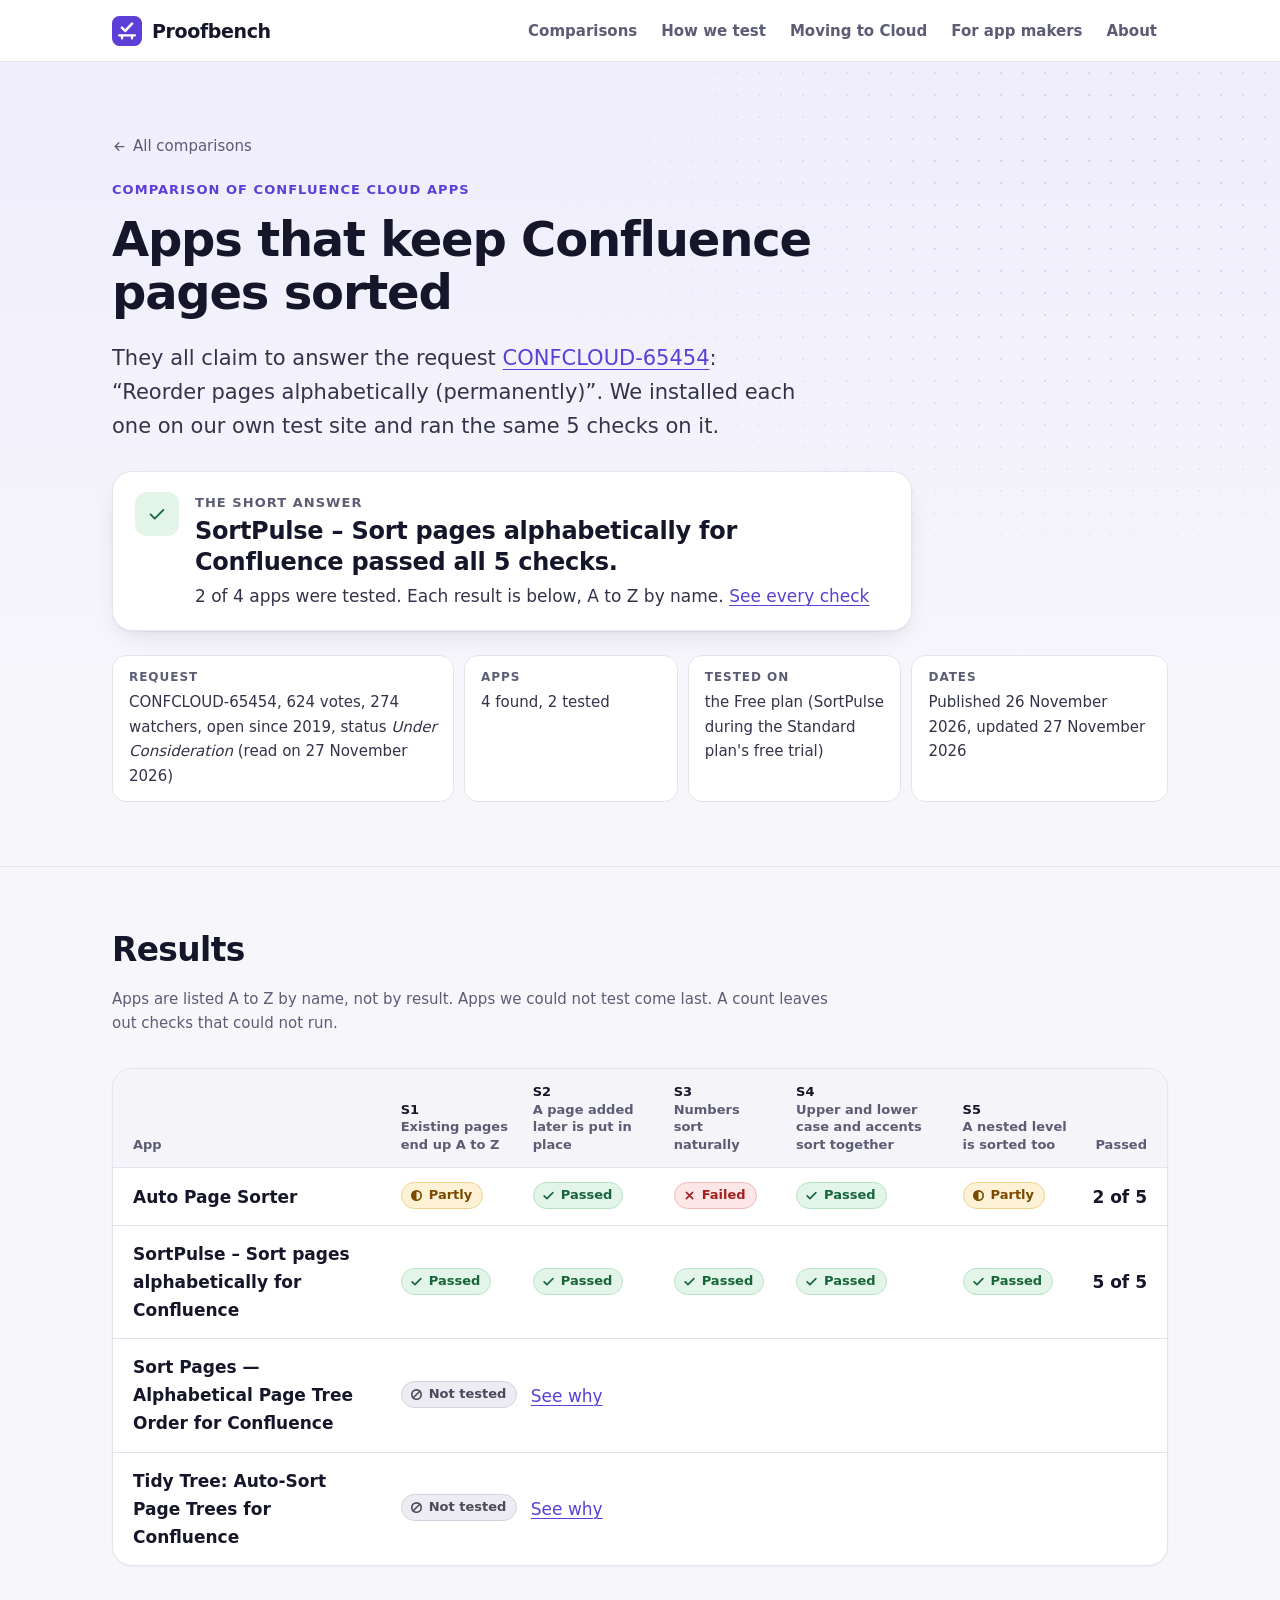
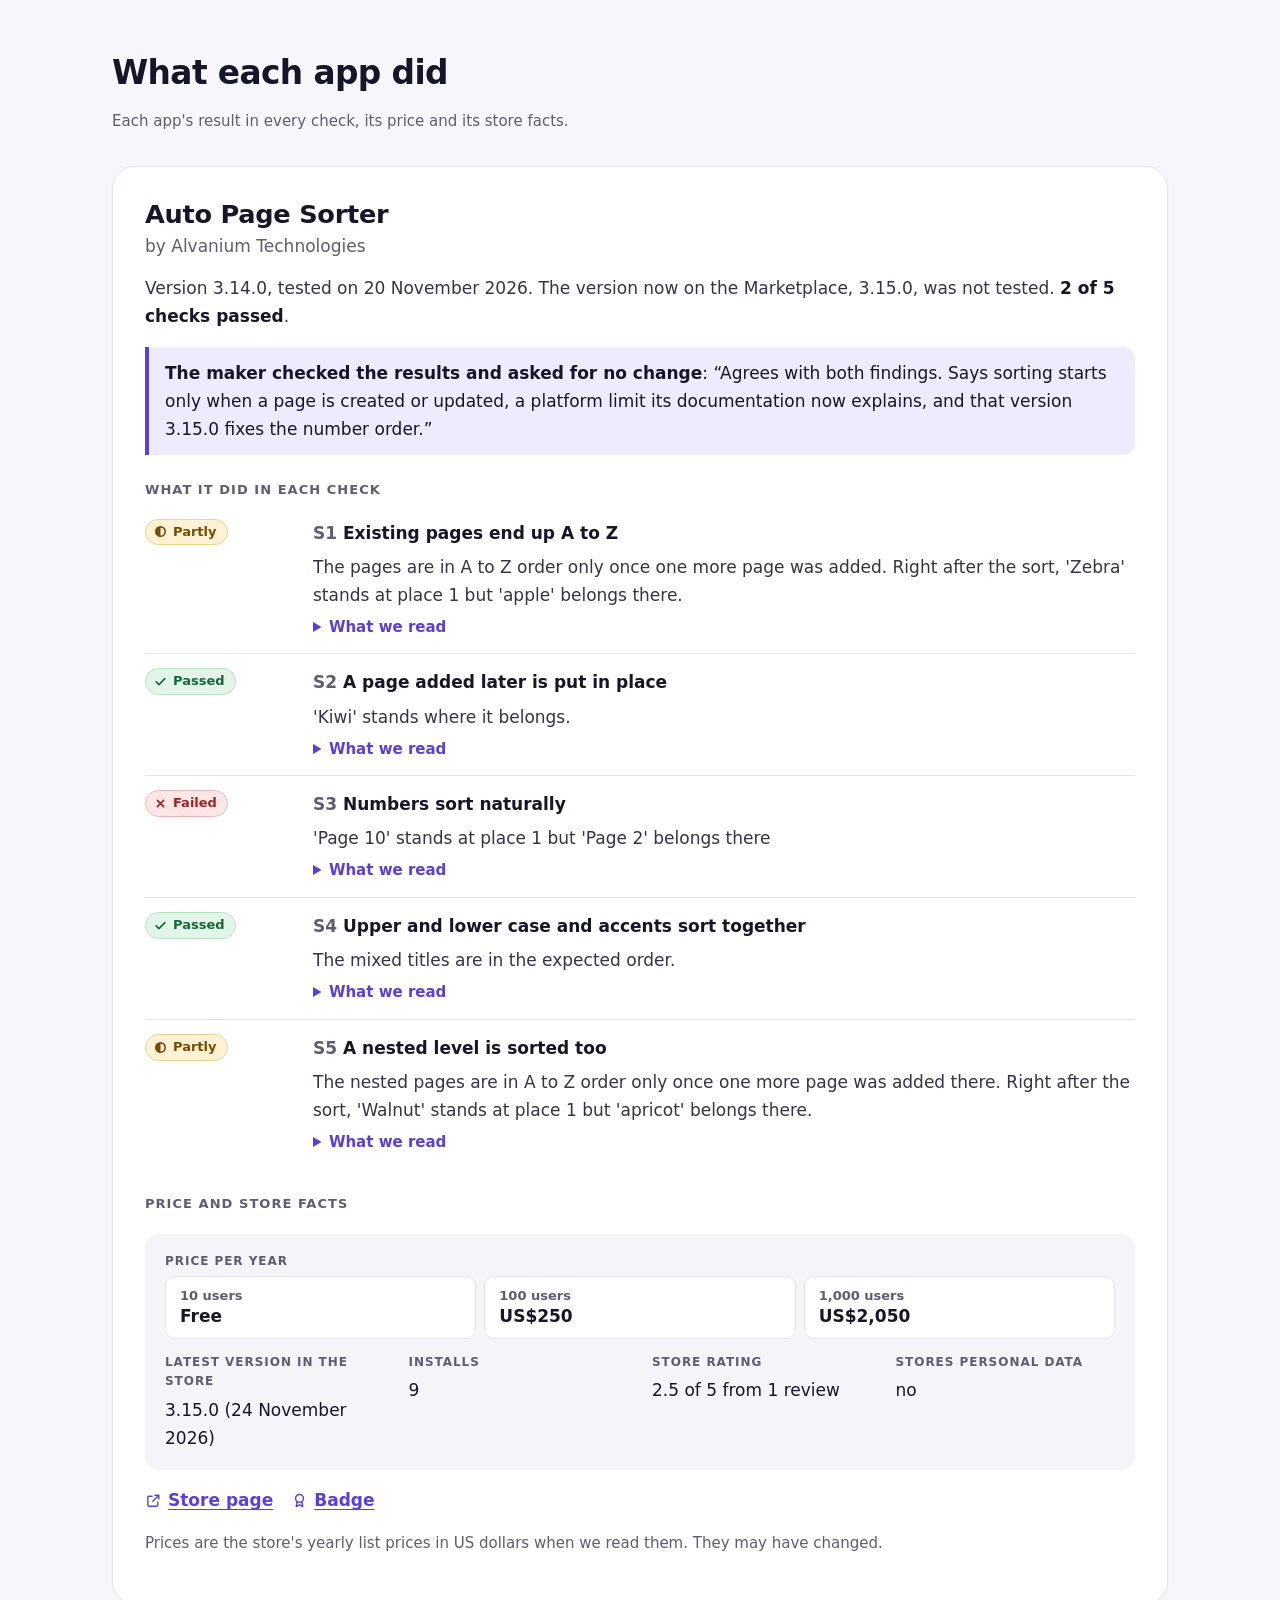
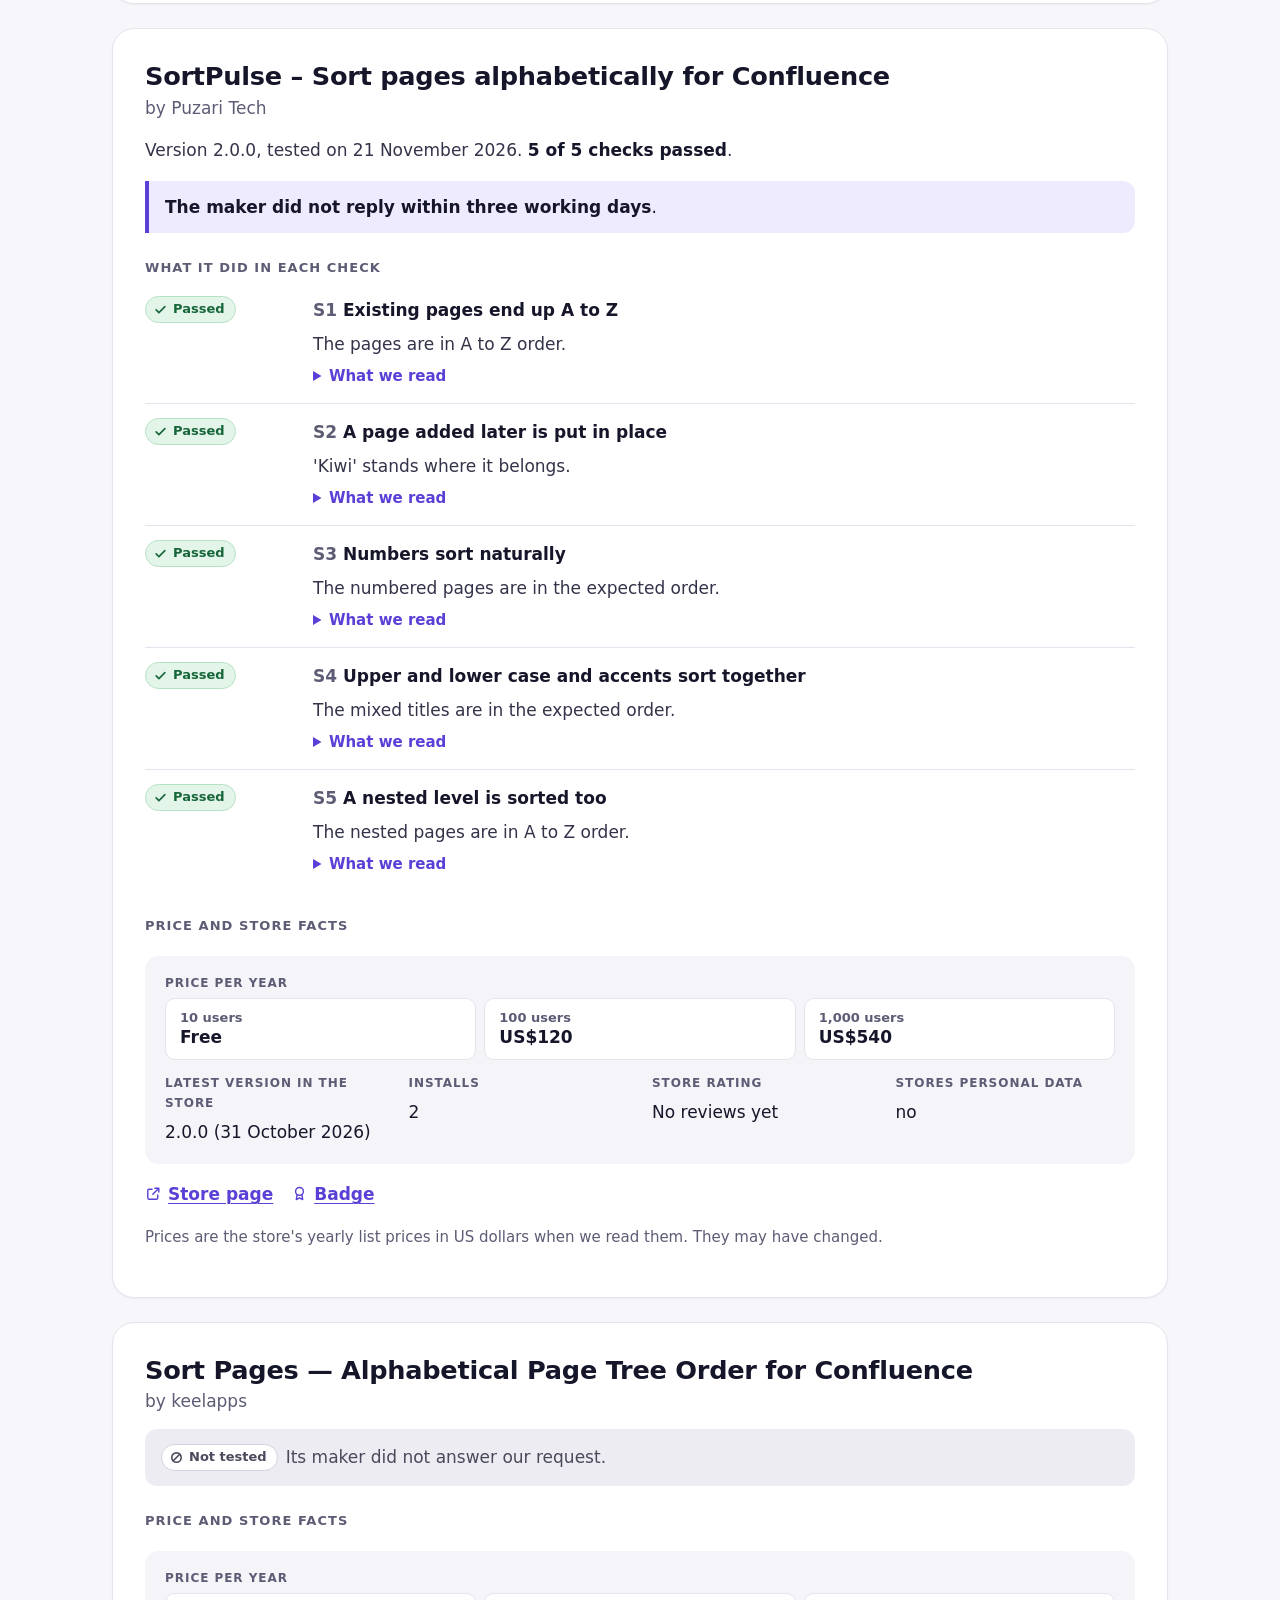
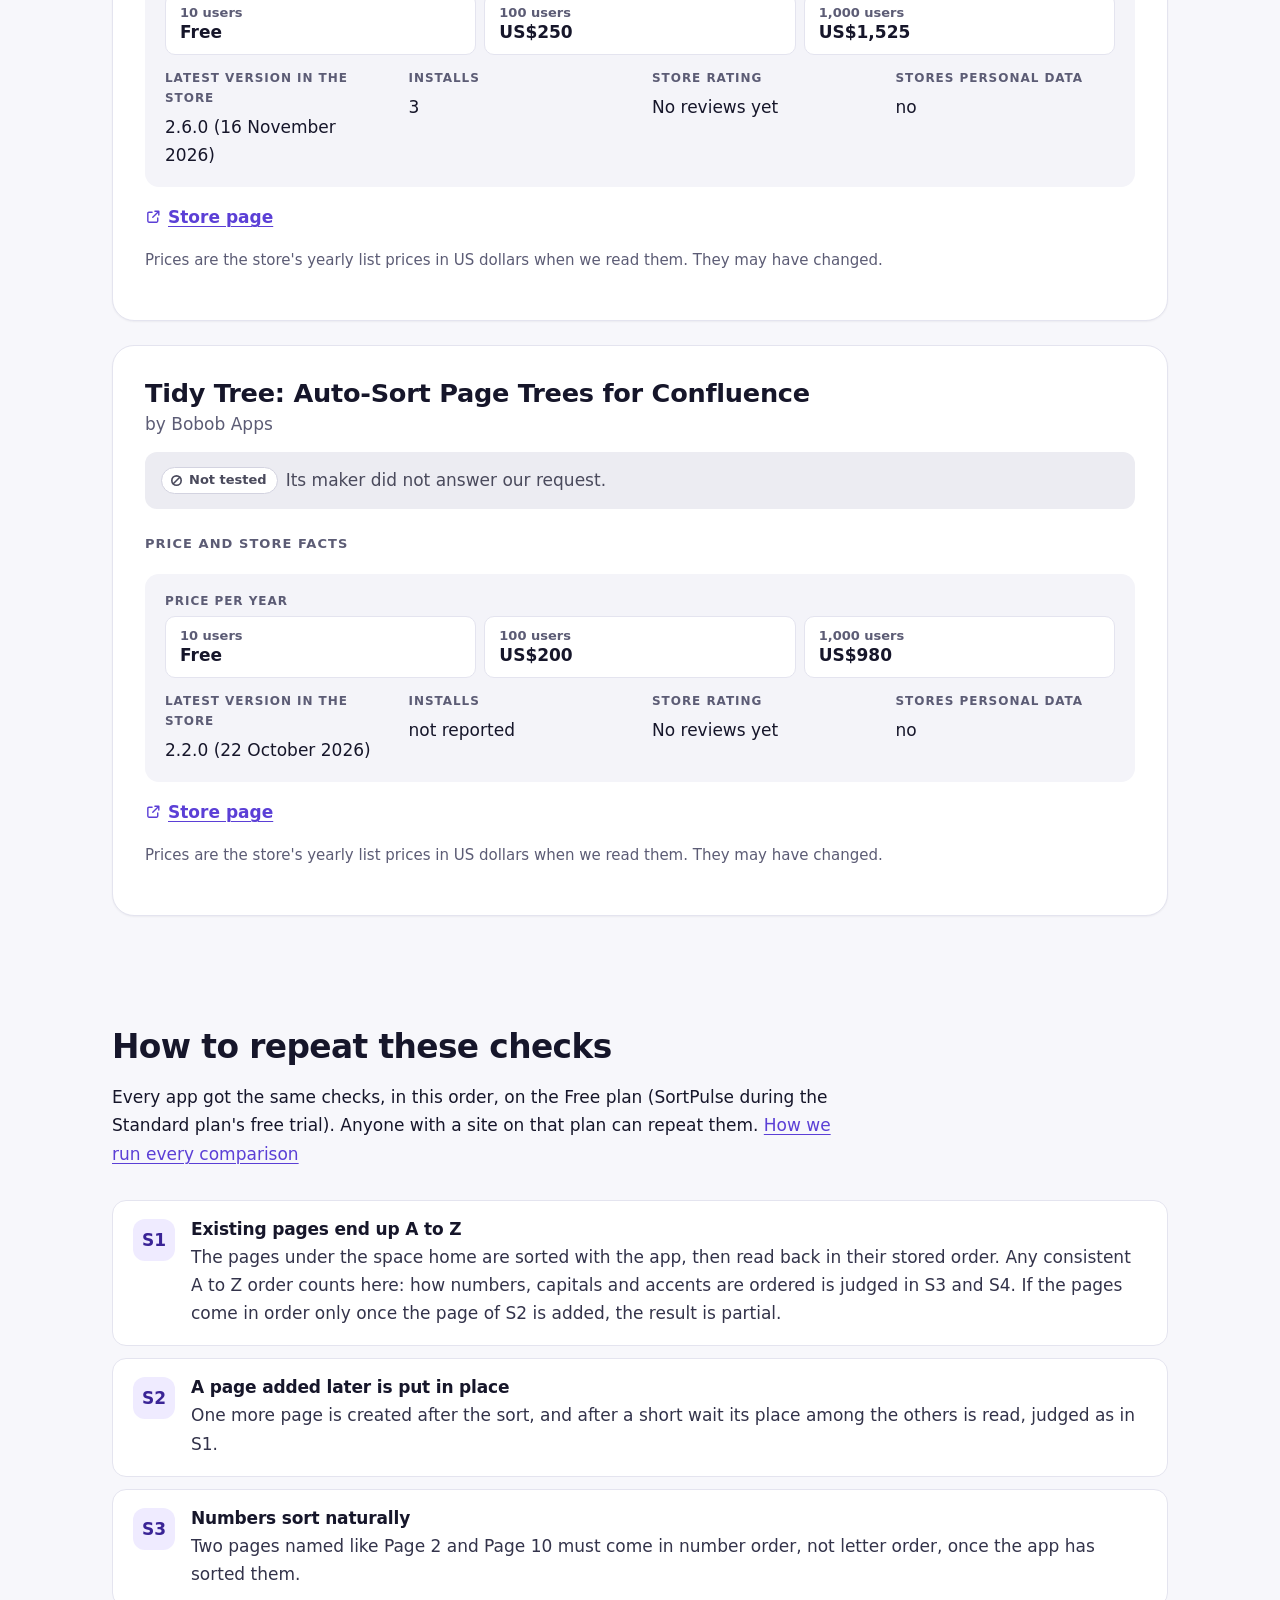
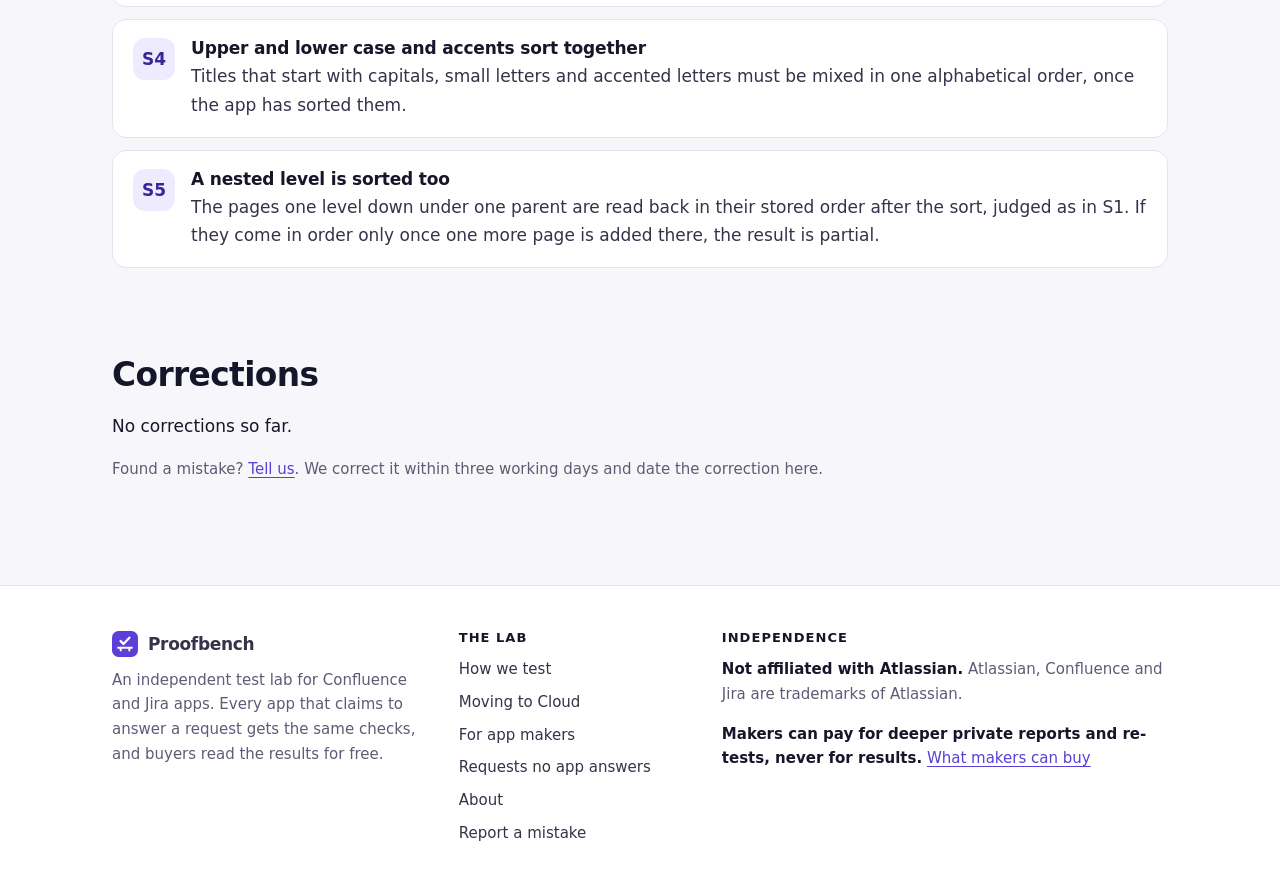
<file: c/sort-pages/index.html>
<!DOCTYPE html>
<html lang="en">
<head>
<meta charset="utf-8">
<meta name="viewport" content="width=device-width, initial-scale=1">
<meta name="color-scheme" content="light dark">
<meta name="theme-color" content="#f0edfd" media="(prefers-color-scheme: light)">
<meta name="theme-color" content="#15143a" media="(prefers-color-scheme: dark)">
<title>Apps that keep Confluence pages sorted · Proofbench</title>
<meta name="description" content="What each app that claims to answer CONFCLOUD-65454 does and does not do, tested with the same 5 checks.">
<meta property="og:type" content="website">
<meta property="og:site_name" content="Proofbench">
<meta property="og:title" content="Apps that keep Confluence pages sorted">
<meta property="og:description" content="What each app that claims to answer CONFCLOUD-65454 does and does not do, tested with the same 5 checks.">
<meta property="og:url" content="https://world-wide-nodes.github.io/App_Testing_Lab/c/sort-pages/">
<meta property="og:image" content="https://world-wide-nodes.github.io/App_Testing_Lab/assets/share-proofbench.png">
<meta property="og:image:width" content="1200">
<meta property="og:image:height" content="630">
<meta property="og:image:alt" content="Proofbench: which Confluence or Jira app really does what you asked for? The same checks for every app, and results are never for sale.">
<meta name="twitter:card" content="summary_large_image">
<meta name="twitter:image" content="https://world-wide-nodes.github.io/App_Testing_Lab/assets/share-proofbench.png">
<meta name="twitter:image:alt" content="Proofbench: which Confluence or Jira app really does what you asked for? The same checks for every app, and results are never for sale.">
<meta name="twitter:title" content="Apps that keep Confluence pages sorted">
<meta name="twitter:description" content="What each app that claims to answer CONFCLOUD-65454 does and does not do, tested with the same 5 checks.">
<link rel="canonical" href="https://world-wide-nodes.github.io/App_Testing_Lab/c/sort-pages/">
<script type="application/ld+json">{"@context":"https://schema.org","@type":"Article","headline":"Apps that keep Confluence pages sorted","description":"What each app that claims to answer CONFCLOUD-65454 does and does not do, tested with the same 5 checks.","url":"https://world-wide-nodes.github.io/App_Testing_Lab/c/sort-pages/","mainEntityOfPage":"https://world-wide-nodes.github.io/App_Testing_Lab/c/sort-pages/","author":{"@type":"Organization","@id":"https://world-wide-nodes.github.io/App_Testing_Lab/#lab","name":"Proofbench","url":"https://world-wide-nodes.github.io/App_Testing_Lab/","email":"proofbench.lab@proton.me"},"publisher":{"@type":"Organization","@id":"https://world-wide-nodes.github.io/App_Testing_Lab/#lab","name":"Proofbench","url":"https://world-wide-nodes.github.io/App_Testing_Lab/","email":"proofbench.lab@proton.me"},"about":[{"@type":"SoftwareApplication","name":"Auto Page Sorter","applicationCategory":"BusinessApplication","publisher":{"@type":"Organization","name":"Alvanium Technologies"},"url":"https://marketplace.atlassian.com/apps/1237790"},{"@type":"SoftwareApplication","name":"SortPulse – Sort pages alphabetically for Confluence","applicationCategory":"BusinessApplication","publisher":{"@type":"Organization","name":"Puzari Tech"},"url":"https://marketplace.atlassian.com/apps/359465458"},{"@type":"SoftwareApplication","name":"Sort Pages — Alphabetical Page Tree Order for Confluence","applicationCategory":"BusinessApplication","publisher":{"@type":"Organization","name":"keelapps"},"url":"https://marketplace.atlassian.com/apps/2662088941"},{"@type":"SoftwareApplication","name":"Tidy Tree: Auto-Sort Page Trees for Confluence","applicationCategory":"BusinessApplication","publisher":{"@type":"Organization","name":"Bobob Apps"},"url":"https://marketplace.atlassian.com/apps/375041202"}],"datePublished":"2026-11-26T14:30:17Z","dateModified":"2026-11-27T22:18:02Z","image":"https://world-wide-nodes.github.io/App_Testing_Lab/assets/share-proofbench.png"}</script>
<link rel="icon" href="../../assets/favicon.svg" type="image/svg+xml">
<link rel="stylesheet" href="../../assets/site.css?v=07ff1fd117">
</head>
<body>
<svg xmlns="http://www.w3.org/2000/svg" class="sprite" width="0" height="0" style="position:absolute;width:0;height:0;overflow:hidden" aria-hidden="true" focusable="false">
  <symbol id="i-pass" viewBox="0 0 24 24"><path d="M5 12.5l4.5 4.5L19 7.5"/></symbol>
  <symbol id="i-partial" viewBox="0 0 24 24"><circle cx="12" cy="12" r="7.5"/><path d="M12 4.5a7.5 7.5 0 0 0 0 15z" fill="currentColor" stroke="none"/></symbol>
  <symbol id="i-fail" viewBox="0 0 24 24"><path d="M7 7l10 10M17 7L7 17"/></symbol>
  <symbol id="i-na" viewBox="0 0 24 24"><circle cx="12" cy="12" r="7.5"/><path d="M6.8 17.2L17.2 6.8"/></symbol>
  <symbol id="i-dash" viewBox="0 0 24 24"><path d="M7 12h10"/></symbol>
  <symbol id="i-arrow" viewBox="0 0 24 24"><path d="M5 12h14M13 6l6 6-6 6"/></symbol>
  <symbol id="i-down" viewBox="0 0 24 24"><path d="M12 5v14M6 13l6 6 6-6"/></symbol>
  <symbol id="i-chevron" viewBox="0 0 24 24"><path d="M6 9l6 6 6-6"/></symbol>
  <symbol id="i-external" viewBox="0 0 24 24"><path d="M14 4.5h5.5V10M19.5 4.5L11 13M18 14v4.5a1.5 1.5 0 0 1-1.5 1.5h-11A1.5 1.5 0 0 1 4 18.5v-11A1.5 1.5 0 0 1 5.5 6H10"/></symbol>
  <symbol id="i-info" viewBox="0 0 24 24"><circle cx="12" cy="12" r="8.5"/><path d="M12 11v5.5M12 7.8v.2"/></symbol>
  <symbol id="i-mail" viewBox="0 0 24 24"><rect x="3.5" y="5.5" width="17" height="13" rx="2"/><path d="M4 7.5l8 5.5 8-5.5"/></symbol>
  <symbol id="i-checklist" viewBox="0 0 24 24"><path d="M4 6.5l1.6 1.6L8.8 5M4 12.5l1.6 1.6 3.2-3.1M4 18.5l1.6 1.6 3.2-3.1M12 7h8M12 13h8M12 19h8"/></symbol>
  <symbol id="i-scale" viewBox="0 0 24 24"><path d="M12 4v16M8 20h8M5 7.5h14M12 4.5l-7 3M12 4.5l7 3M5 7.5l-2.5 6h5zM19 7.5l-2.5 6h5z"/></symbol>
  <symbol id="i-repeat" viewBox="0 0 24 24"><path d="M16.5 3.5l3 3-3 3M4.5 11.5v-1a4 4 0 0 1 4-4h11M7.5 20.5l-3-3 3-3M19.5 12.5v1a4 4 0 0 1-4 4h-11"/></symbol>
  <symbol id="i-search" viewBox="0 0 24 24"><circle cx="10.5" cy="10.5" r="6.5"/><path d="M15.5 15.5l5 5"/></symbol>
  <symbol id="i-code" viewBox="0 0 24 24"><path d="M8.5 7l-5 5 5 5M15.5 7l5 5-5 5M13.5 4.5l-3 15"/></symbol>
  <symbol id="i-eye" viewBox="0 0 24 24"><path d="M2.5 12S6 5.5 12 5.5 21.5 12 21.5 12 18 18.5 12 18.5 2.5 12 2.5 12z"/><circle cx="12" cy="12" r="3"/></symbol>
  <symbol id="i-reply" viewBox="0 0 24 24"><path d="M5.5 19.5v-3.5h-1A1.5 1.5 0 0 1 3 14.5v-9A1.5 1.5 0 0 1 4.5 4h15A1.5 1.5 0 0 1 21 5.5v9a1.5 1.5 0 0 1-1.5 1.5H9.5z"/><path d="M7.5 8.5h9M7.5 12h6"/></symbol>
  <symbol id="i-badge" viewBox="0 0 24 24"><circle cx="12" cy="9" r="5.5"/><path d="M8.6 13.3L7.5 20.5l4.5-2.4 4.5 2.4-1.1-7.2"/></symbol>
  <symbol id="i-check-circle" viewBox="0 0 24 24"><circle cx="12" cy="12" r="8.5"/><path d="M8.3 12.3l2.6 2.6 4.9-5.3"/></symbol>
  <symbol id="i-report" viewBox="0 0 24 24"><path d="M14 3.5H7A1.5 1.5 0 0 0 5.5 5v14A1.5 1.5 0 0 0 7 20.5h10a1.5 1.5 0 0 0 1.5-1.5V8z"/><path d="M14 3.5V8h4.5M9 12.5h6M9 16h6"/></symbol>
  <symbol id="i-retest" viewBox="0 0 24 24"><path d="M19.5 12a7.5 7.5 0 1 1-2.3-5.4M19.5 4.5V9H15"/><path d="M9 12.3l2 2 4-4.3"/></symbol>
  <symbol id="i-calendar" viewBox="0 0 24 24"><rect x="4" y="5.5" width="16" height="14.5" rx="2"/><path d="M4 10h16M8.5 3.5v4M15.5 3.5v4M12 13v4M10 15h4"/></symbol>
  <symbol id="i-site" viewBox="0 0 24 24"><rect x="3.5" y="4.5" width="17" height="12" rx="2"/><path d="M8.5 20h7M12 16.5V20"/></symbol>
  <symbol id="i-flag" viewBox="0 0 24 24"><path d="M5.5 21V4.5M5.5 5h11l-2.5 4 2.5 4h-11"/></symbol>
</svg>
<a class="skip" href="#main">Skip to the content</a>
<header class="top">
  <div class="wrap top-row">
    <a class="brand" href="../../"><svg class="brand-mark" width="28" height="28" viewBox="0 0 32 32" aria-hidden="true" focusable="false"><rect class="brand-tile" width="32" height="32" rx="8"/><g fill="none" stroke="#fff" stroke-linecap="round" stroke-linejoin="round"><path stroke-width="2.8" d="M10.6 12.4l3.5 3.5 7.3-7.7"/><path stroke-width="2.4" d="M7.5 20.6h17M10.7 20.6v3.3M21.3 20.6v3.3"/></g></svg><span>Proofbench</span></a>
    <nav class="site-nav" aria-label="Main">
      <ul class="nav">
        <li><a href="../../">Comparisons</a></li>
        <li><a href="../../method/"><span class="nav-long">How we test</span><span class="nav-short" aria-hidden="true">Method</span></a></li>
        <li><a href="../../moving-to-cloud/"><span class="nav-long">Moving to Cloud</span><span class="nav-short" aria-hidden="true">Cloud</span></a></li>
        <li><a href="../../makers/"><span class="nav-long">For app makers</span><span class="nav-short" aria-hidden="true">Makers</span></a></li>
        <li><a href="../../about/">About</a></li>
      </ul>
    </nav>
  </div>
</header>
<main id="main">
<article>
<header class="page-head">
  <div class="wrap">
    <p class="crumbs"><a href="../../#comparisons"><svg class="icon" width="20" height="20" aria-hidden="true"><use href="#i-arrow"/></svg>All comparisons</a></p>
    <p class="kicker">Comparison of Confluence Cloud apps</p>
    <h1>Apps that keep Confluence pages sorted</h1>
    <p class="lead">They all claim to answer the request <a href="https://jira.atlassian.com/browse/CONFCLOUD-65454">CONFCLOUD-65454</a>: <q>Reorder pages alphabetically (permanently)</q>. We installed each one on our own test site and ran the same 5 checks on it.</p>
    <div class="answer">
      <span class="icon-tile"><svg class="icon" width="20" height="20" aria-hidden="true"><use href="#i-pass"/></svg></span>
      <div>
        <p class="answer-kicker">The short answer</p>
        <p class="answer-line">SortPulse – Sort pages alphabetically for Confluence passed all 5 checks.</p>
        <p>2 of 4 apps were tested. Each result is below, A to Z by name. <a href="#results">See every check</a></p>
      </div>
    </div>
    <ul class="facts">
      <li><span>Request</span><span>CONFCLOUD-65454, 624 votes, 274 watchers, open since 2019, status <em>Under Consideration</em> (read on 27 November 2026)</span></li>
      <li><span>Apps</span><span>4 found, 2 tested</span></li>
      <li><span>Tested on</span><span>the Free plan (SortPulse during the Standard plan&#x27;s free trial)</span></li>
      <li><span>Dates</span><span>Published 26 November 2026, updated 27 November 2026</span></li>
    </ul>
  </div>
</header>

<div class="wrap">
  <section class="section section-first" id="results" aria-labelledby="results-title">
    <div class="section-head">
      <h2 id="results-title">Results</h2>
      <p class="note">Apps are listed A to Z by name, not by result. Apps we could not test come last. A count leaves out checks that could not run.</p>
    </div>
    <ol class="check-key"><li><span class="sid">S1</span> Existing pages end up A to Z</li><li><span class="sid">S2</span> A page added later is put in place</li><li><span class="sid">S3</span> Numbers sort naturally</li><li><span class="sid">S4</span> Upper and lower case and accents sort together</li><li><span class="sid">S5</span> A nested level is sorted too</li></ol>
    <div class="matrix">
    <table class="results">
      <caption class="sr-only">Each app's result in each check</caption>
      <thead><tr><th scope="col">App</th><th scope="col"><span class="sid">S1</span> <span class="stitle">Existing pages end up A to Z</span></th><th scope="col"><span class="sid">S2</span> <span class="stitle">A page added later is put in place</span></th><th scope="col"><span class="sid">S3</span> <span class="stitle">Numbers sort naturally</span></th><th scope="col"><span class="sid">S4</span> <span class="stitle">Upper and lower case and accents sort together</span></th><th scope="col"><span class="sid">S5</span> <span class="stitle">A nested level is sorted too</span></th><th scope="col" class="score">Passed</th></tr></thead>
      <tbody>
      <tr><th scope="row"><a href="#app-codeforme.development.autopagesorter">Auto Page Sorter</a></th><td data-label="S1 Existing pages end up A to Z" data-sid="S1"><span class="pill pill-partial"><svg class="icon" width="20" height="20" aria-hidden="true"><use href="#i-partial"/></svg><span class="word">Partly</span></span></td><td data-label="S2 A page added later is put in place" data-sid="S2"><span class="pill pill-pass"><svg class="icon" width="20" height="20" aria-hidden="true"><use href="#i-pass"/></svg><span class="word">Passed</span></span></td><td data-label="S3 Numbers sort naturally" data-sid="S3"><span class="pill pill-fail"><svg class="icon" width="20" height="20" aria-hidden="true"><use href="#i-fail"/></svg><span class="word">Failed</span></span></td><td data-label="S4 Upper and lower case and accents sort together" data-sid="S4"><span class="pill pill-pass"><svg class="icon" width="20" height="20" aria-hidden="true"><use href="#i-pass"/></svg><span class="word">Passed</span></span></td><td data-label="S5 A nested level is sorted too" data-sid="S5"><span class="pill pill-partial"><svg class="icon" width="20" height="20" aria-hidden="true"><use href="#i-partial"/></svg><span class="word">Partly</span></span></td><td class="score" data-label="Passed">2 of 5</td></tr>
      <tr><th scope="row"><a href="#app-in.puzaricloud.sortpulse">SortPulse – Sort pages alphabetically for Confluence</a></th><td data-label="S1 Existing pages end up A to Z" data-sid="S1"><span class="pill pill-pass"><svg class="icon" width="20" height="20" aria-hidden="true"><use href="#i-pass"/></svg><span class="word">Passed</span></span></td><td data-label="S2 A page added later is put in place" data-sid="S2"><span class="pill pill-pass"><svg class="icon" width="20" height="20" aria-hidden="true"><use href="#i-pass"/></svg><span class="word">Passed</span></span></td><td data-label="S3 Numbers sort naturally" data-sid="S3"><span class="pill pill-pass"><svg class="icon" width="20" height="20" aria-hidden="true"><use href="#i-pass"/></svg><span class="word">Passed</span></span></td><td data-label="S4 Upper and lower case and accents sort together" data-sid="S4"><span class="pill pill-pass"><svg class="icon" width="20" height="20" aria-hidden="true"><use href="#i-pass"/></svg><span class="word">Passed</span></span></td><td data-label="S5 A nested level is sorted too" data-sid="S5"><span class="pill pill-pass"><svg class="icon" width="20" height="20" aria-hidden="true"><use href="#i-pass"/></svg><span class="word">Passed</span></span></td><td class="score" data-label="Passed">5 of 5</td></tr>
      <tr><th scope="row"><a href="#app-c0c03488-35a3-4be3-8822-92297608b45a">Sort Pages — Alphabetical Page Tree Order for Confluence</a></th><td class="untested" colspan="6"><span class="pill pill-na"><svg class="icon" width="20" height="20" aria-hidden="true"><use href="#i-na"/></svg><span class="word">Not tested</span></span> <a href="#app-c0c03488-35a3-4be3-8822-92297608b45a">See why</a></td></tr>
      <tr><th scope="row"><a href="#app-com.bobobapps.confluence.tidy-tree">Tidy Tree: Auto-Sort Page Trees for Confluence</a></th><td class="untested" colspan="6"><span class="pill pill-na"><svg class="icon" width="20" height="20" aria-hidden="true"><use href="#i-na"/></svg><span class="word">Not tested</span></span> <a href="#app-com.bobobapps.confluence.tidy-tree">See why</a></td></tr>
      </tbody>
    </table>
    </div>
  </section>

  <section class="section section-next" aria-labelledby="apps-title">
    <div class="section-head">
      <h2 id="apps-title">What each app did</h2>
      <p class="note">Each app's result in every check, its price and its store facts.</p>
    </div>
    <section class="app" id="app-codeforme.development.autopagesorter" aria-labelledby="app-codeforme.development.autopagesorter-title">
      <h3 id="app-codeforme.development.autopagesorter-title">Auto Page Sorter</h3>
      <p class="vendor">by Alvanium Technologies</p>
      <p class="tested">Version 3.14.0, tested on 20 November 2026. The version now on the Marketplace, 3.15.0, was not tested. <strong>2 of 5 checks passed</strong>.</p>
      <p class="reply"><strong>The maker checked the results and asked for no change</strong>: <q>Agrees with both findings. Says sorting starts only when a page is created or updated, a platform limit its documentation now explains, and that version 3.15.0 fixes the number order.</q></p>
      <h4>What it did in each check</h4>
      <ul class="outcomes">
        <li><div class="outcome-head"><span class="pill pill-partial"><svg class="icon" width="20" height="20" aria-hidden="true"><use href="#i-partial"/></svg><span class="word">Partly</span></span> <span class="outcome-title"><span class="sid">S1</span> Existing pages end up A to Z</span></div><p>The pages are in A to Z order only once one more page was added. Right after the sort, &#x27;Zebra&#x27; stands at place 1 but &#x27;apple&#x27; belongs there.</p><details><summary>What we read</summary><p>Once one more page was added</p><ol class="evidence"><li>apple</li><li>Árbol</li><li>banana</li><li>Kiwi</li><li>Mango</li><li>Page 10</li><li>Page 2</li><li>Zebra</li></ol><p>Right after the sort</p><ol class="evidence"><li>Zebra</li><li>apple</li><li>Mango</li><li>Page 10</li><li>Page 2</li><li>Árbol</li><li>banana</li></ol></details></li>
        <li><div class="outcome-head"><span class="pill pill-pass"><svg class="icon" width="20" height="20" aria-hidden="true"><use href="#i-pass"/></svg><span class="word">Passed</span></span> <span class="outcome-title"><span class="sid">S2</span> A page added later is put in place</span></div><p>&#x27;Kiwi&#x27; stands where it belongs.</p><details><summary>What we read</summary><ol class="evidence"><li>apple</li><li>Árbol</li><li>banana</li><li>Kiwi</li><li>Mango</li><li>Page 10</li><li>Page 2</li><li>Zebra</li></ol></details></li>
        <li><div class="outcome-head"><span class="pill pill-fail"><svg class="icon" width="20" height="20" aria-hidden="true"><use href="#i-fail"/></svg><span class="word">Failed</span></span> <span class="outcome-title"><span class="sid">S3</span> Numbers sort naturally</span></div><p>&#x27;Page 10&#x27; stands at place 1 but &#x27;Page 2&#x27; belongs there</p><details><summary>What we read</summary><ol class="evidence"><li>Page 10</li><li>Page 2</li></ol></details></li>
        <li><div class="outcome-head"><span class="pill pill-pass"><svg class="icon" width="20" height="20" aria-hidden="true"><use href="#i-pass"/></svg><span class="word">Passed</span></span> <span class="outcome-title"><span class="sid">S4</span> Upper and lower case and accents sort together</span></div><p>The mixed titles are in the expected order.</p><details><summary>What we read</summary><ol class="evidence"><li>apple</li><li>Árbol</li><li>banana</li><li>Mango</li><li>Zebra</li></ol></details></li>
        <li><div class="outcome-head"><span class="pill pill-partial"><svg class="icon" width="20" height="20" aria-hidden="true"><use href="#i-partial"/></svg><span class="word">Partly</span></span> <span class="outcome-title"><span class="sid">S5</span> A nested level is sorted too</span></div><p>The nested pages are in A to Z order only once one more page was added there. Right after the sort, &#x27;Walnut&#x27; stands at place 1 but &#x27;apricot&#x27; belongs there.</p><details><summary>What we read</summary><p>Once one more page was added</p><ol class="evidence"><li>apricot</li><li>Fig</li><li>Pear 10</li><li>Pear 3</li><li>Walnut</li></ol><p>Right after the sort</p><ol class="evidence"><li>Walnut</li><li>apricot</li><li>Pear 10</li><li>Pear 3</li></ol></details></li>
      </ul>
      <h4>Price and store facts</h4>
      <dl class="store">
        <div><dt>Price per year</dt><dd><ul class="prices"><li><span>10 users</span> Free</li><li><span>100 users</span> US$250</li><li><span>1,000 users</span> US$2,050</li></ul></dd></div>
        <div><dt>Latest version in the store</dt><dd>3.15.0 (24 November 2026)</dd></div>
        <div><dt>Installs</dt><dd>9</dd></div>
        <div><dt>Store rating</dt><dd>2.5 of 5 from 1 review</dd></div>
        <div><dt>Stores personal data</dt><dd>no</dd></div>
      </dl>
      <p class="links"><a href="https://marketplace.atlassian.com/apps/1237790" rel="nofollow noopener"><svg class="icon" width="20" height="20" aria-hidden="true"><use href="#i-external"/></svg>Store page</a><a class="badge-open" href="../../makers/#badge" data-key="codeforme.development.autopagesorter" data-name="Auto Page Sorter" data-svg="../../badge/sort-pages/codeforme.development.autopagesorter.svg" data-image="https://world-wide-nodes.github.io/App_Testing_Lab/badge/sort-pages/codeforme.development.autopagesorter.svg" data-page="https://world-wide-nodes.github.io/App_Testing_Lab/c/sort-pages/#app-codeforme.development.autopagesorter" data-alt="Tested by Proofbench: 2 of 5 checks, November 2026" data-salt="7c39e4854201829b2ff7d4436bbf39a1" data-hash="68b7c164d0508c8cd01727e22657f990cbb3e26b808f5a6c55e0e6e6b6cccb9c"><svg class="icon" width="20" height="20" aria-hidden="true"><use href="#i-badge"/></svg>Badge</a></p>
      <p class="note">Prices are the store's yearly list prices in US dollars when we read them. They may have changed.</p>
    </section>
    <section class="app" id="app-in.puzaricloud.sortpulse" aria-labelledby="app-in.puzaricloud.sortpulse-title">
      <h3 id="app-in.puzaricloud.sortpulse-title">SortPulse – Sort pages alphabetically for Confluence</h3>
      <p class="vendor">by Puzari Tech</p>
      <p class="tested">Version 2.0.0, tested on 21 November 2026. <strong>5 of 5 checks passed</strong>.</p>
      <p class="reply"><strong>The maker did not reply within three working days</strong>.</p>
      <h4>What it did in each check</h4>
      <ul class="outcomes">
        <li><div class="outcome-head"><span class="pill pill-pass"><svg class="icon" width="20" height="20" aria-hidden="true"><use href="#i-pass"/></svg><span class="word">Passed</span></span> <span class="outcome-title"><span class="sid">S1</span> Existing pages end up A to Z</span></div><p>The pages are in A to Z order.</p><details><summary>What we read</summary><ol class="evidence"><li>apple</li><li>Árbol</li><li>banana</li><li>Mango</li><li>Page 2</li><li>Page 10</li><li>Zebra</li></ol></details></li>
        <li><div class="outcome-head"><span class="pill pill-pass"><svg class="icon" width="20" height="20" aria-hidden="true"><use href="#i-pass"/></svg><span class="word">Passed</span></span> <span class="outcome-title"><span class="sid">S2</span> A page added later is put in place</span></div><p>&#x27;Kiwi&#x27; stands where it belongs.</p><details><summary>What we read</summary><ol class="evidence"><li>apple</li><li>Árbol</li><li>banana</li><li>Kiwi</li><li>Mango</li><li>Page 2</li><li>Page 10</li><li>Zebra</li></ol></details></li>
        <li><div class="outcome-head"><span class="pill pill-pass"><svg class="icon" width="20" height="20" aria-hidden="true"><use href="#i-pass"/></svg><span class="word">Passed</span></span> <span class="outcome-title"><span class="sid">S3</span> Numbers sort naturally</span></div><p>The numbered pages are in the expected order.</p><details><summary>What we read</summary><ol class="evidence"><li>Page 2</li><li>Page 10</li></ol></details></li>
        <li><div class="outcome-head"><span class="pill pill-pass"><svg class="icon" width="20" height="20" aria-hidden="true"><use href="#i-pass"/></svg><span class="word">Passed</span></span> <span class="outcome-title"><span class="sid">S4</span> Upper and lower case and accents sort together</span></div><p>The mixed titles are in the expected order.</p><details><summary>What we read</summary><ol class="evidence"><li>apple</li><li>Árbol</li><li>banana</li><li>Mango</li><li>Zebra</li></ol></details></li>
        <li><div class="outcome-head"><span class="pill pill-pass"><svg class="icon" width="20" height="20" aria-hidden="true"><use href="#i-pass"/></svg><span class="word">Passed</span></span> <span class="outcome-title"><span class="sid">S5</span> A nested level is sorted too</span></div><p>The nested pages are in A to Z order.</p><details><summary>What we read</summary><ol class="evidence"><li>apricot</li><li>Pear 3</li><li>Pear 10</li><li>Walnut</li></ol></details></li>
      </ul>
      <h4>Price and store facts</h4>
      <dl class="store">
        <div><dt>Price per year</dt><dd><ul class="prices"><li><span>10 users</span> Free</li><li><span>100 users</span> US$120</li><li><span>1,000 users</span> US$540</li></ul></dd></div>
        <div><dt>Latest version in the store</dt><dd>2.0.0 (31 October 2026)</dd></div>
        <div><dt>Installs</dt><dd>2</dd></div>
        <div><dt>Store rating</dt><dd>No reviews yet</dd></div>
        <div><dt>Stores personal data</dt><dd>no</dd></div>
      </dl>
      <p class="links"><a href="https://marketplace.atlassian.com/apps/359465458" rel="nofollow noopener"><svg class="icon" width="20" height="20" aria-hidden="true"><use href="#i-external"/></svg>Store page</a><a class="badge-open" href="../../makers/#badge" data-key="in.puzaricloud.sortpulse" data-name="SortPulse – Sort pages alphabetically for Confluence" data-svg="../../badge/sort-pages/in.puzaricloud.sortpulse.svg" data-image="https://world-wide-nodes.github.io/App_Testing_Lab/badge/sort-pages/in.puzaricloud.sortpulse.svg" data-page="https://world-wide-nodes.github.io/App_Testing_Lab/c/sort-pages/#app-in.puzaricloud.sortpulse" data-alt="Tested by Proofbench: 5 of 5 checks, November 2026" data-salt="0acac715b5b36cda94dc60ec781312a8" data-hash="465b6229f9c779d6311acaed3d0c6c813b625685f1f5ceab39708696394790d3"><svg class="icon" width="20" height="20" aria-hidden="true"><use href="#i-badge"/></svg>Badge</a></p>
      <p class="note">Prices are the store's yearly list prices in US dollars when we read them. They may have changed.</p>
    </section>
    <section class="app" id="app-c0c03488-35a3-4be3-8822-92297608b45a" aria-labelledby="app-c0c03488-35a3-4be3-8822-92297608b45a-title">
      <h3 id="app-c0c03488-35a3-4be3-8822-92297608b45a-title">Sort Pages — Alphabetical Page Tree Order for Confluence</h3>
      <p class="vendor">by keelapps</p>
      <p class="not-tested"><span class="pill pill-na"><svg class="icon" width="20" height="20" aria-hidden="true"><use href="#i-na"/></svg><span class="word">Not tested</span></span> Its maker did not answer our request.</p>
      <h4>Price and store facts</h4>
      <dl class="store">
        <div><dt>Price per year</dt><dd><ul class="prices"><li><span>10 users</span> Free</li><li><span>100 users</span> US$250</li><li><span>1,000 users</span> US$1,525</li></ul></dd></div>
        <div><dt>Latest version in the store</dt><dd>2.6.0 (16 November 2026)</dd></div>
        <div><dt>Installs</dt><dd>3</dd></div>
        <div><dt>Store rating</dt><dd>No reviews yet</dd></div>
        <div><dt>Stores personal data</dt><dd>no</dd></div>
      </dl>
      <p class="links"><a href="https://marketplace.atlassian.com/apps/2662088941" rel="nofollow noopener"><svg class="icon" width="20" height="20" aria-hidden="true"><use href="#i-external"/></svg>Store page</a></p>
      <p class="note">Prices are the store's yearly list prices in US dollars when we read them. They may have changed.</p>
    </section>
    <section class="app" id="app-com.bobobapps.confluence.tidy-tree" aria-labelledby="app-com.bobobapps.confluence.tidy-tree-title">
      <h3 id="app-com.bobobapps.confluence.tidy-tree-title">Tidy Tree: Auto-Sort Page Trees for Confluence</h3>
      <p class="vendor">by Bobob Apps</p>
      <p class="not-tested"><span class="pill pill-na"><svg class="icon" width="20" height="20" aria-hidden="true"><use href="#i-na"/></svg><span class="word">Not tested</span></span> Its maker did not answer our request.</p>
      <h4>Price and store facts</h4>
      <dl class="store">
        <div><dt>Price per year</dt><dd><ul class="prices"><li><span>10 users</span> Free</li><li><span>100 users</span> US$200</li><li><span>1,000 users</span> US$980</li></ul></dd></div>
        <div><dt>Latest version in the store</dt><dd>2.2.0 (22 October 2026)</dd></div>
        <div><dt>Installs</dt><dd>not reported</dd></div>
        <div><dt>Store rating</dt><dd>No reviews yet</dd></div>
        <div><dt>Stores personal data</dt><dd>no</dd></div>
      </dl>
      <p class="links"><a href="https://marketplace.atlassian.com/apps/375041202" rel="nofollow noopener"><svg class="icon" width="20" height="20" aria-hidden="true"><use href="#i-external"/></svg>Store page</a></p>
      <p class="note">Prices are the store's yearly list prices in US dollars when we read them. They may have changed.</p>
    </section>
  </section>

  <section class="section section-next" aria-labelledby="method-title">
    <div class="section-head">
      <h2 id="method-title">How to repeat these checks</h2>
      <p>Every app got the same checks, in this order, on the Free plan (SortPulse during the Standard plan&#x27;s free trial). Anyone with a site on that plan can repeat them. <a href="../../method/">How we run every comparison</a></p>
    </div>
    <ol class="checks" role="list">
      <li><span class="sid-badge">S1</span><h3>Existing pages end up A to Z</h3><p>The pages under the space home are sorted with the app, then read back in their stored order. Any consistent A to Z order counts here: how numbers, capitals and accents are ordered is judged in S3 and S4. If the pages come in order only once the page of S2 is added, the result is partial.</p></li>
      <li><span class="sid-badge">S2</span><h3>A page added later is put in place</h3><p>One more page is created after the sort, and after a short wait its place among the others is read, judged as in S1.</p></li>
      <li><span class="sid-badge">S3</span><h3>Numbers sort naturally</h3><p>Two pages named like Page 2 and Page 10 must come in number order, not letter order, once the app has sorted them.</p></li>
      <li><span class="sid-badge">S4</span><h3>Upper and lower case and accents sort together</h3><p>Titles that start with capitals, small letters and accented letters must be mixed in one alphabetical order, once the app has sorted them.</p></li>
      <li><span class="sid-badge">S5</span><h3>A nested level is sorted too</h3><p>The pages one level down under one parent are read back in their stored order after the sort, judged as in S1. If they come in order only once one more page is added there, the result is partial.</p></li>
    </ol>
  </section>

  <section class="section section-next" aria-labelledby="corrections-title">
    <h2 id="corrections-title">Corrections</h2>
    <p>No corrections so far.</p>
    <p class="note">Found a mistake? <a href="../../about/#report">Tell us</a>. We correct it within three working days and date the correction here.</p>
  </section>
</div>
</article>

<dialog class="badge-dialog" id="badge-dialog" aria-labelledby="badge-dialog-title">
  <div class="badge-dialog-head">
    <h2 id="badge-dialog-title">Badge for <span data-fill="name"></span></h2>
    <button class="badge-dialog-close" type="button" data-action="close" aria-label="Close"><svg class="icon" width="20" height="20" aria-hidden="true"><use href="#i-fail"/></svg></button>
  </div>
  <div data-step="ask">
    <p>For the app's maker: type the code from our message to get your badge.</p>
    <form class="badge-code" novalidate>
      <label for="badge-code-input">Your code</label>
      <div class="badge-code-row">
        <input id="badge-code-input" name="code" type="text" autocomplete="one-time-code" autocapitalize="characters" spellcheck="false" placeholder="ABCD-EFGH" maxlength="20">
        <button class="btn btn-primary" type="submit">Get my badge</button>
      </div>
      <p class="badge-error" data-fill="error" role="alert" hidden></p>
    </form>
  </div>
  <div data-step="none" hidden>
    <p>We have not sent a code for this app yet. If you make it, reply to our message or write to <a href="mailto:proofbench.lab@proton.me">proofbench.lab@proton.me</a>.</p>
  </div>
  <div data-step="got" hidden>
    <div class="badge-preview"><img data-fill="preview" alt=""></div>
    <div class="btn-row">
      <a class="btn btn-primary" data-fill="svg-file" href="#"><svg class="icon" width="20" height="20" aria-hidden="true"><use href="#i-down"/></svg>Download SVG</a>
      <button class="btn btn-secondary" type="button" data-action="png"><svg class="icon" width="20" height="20" aria-hidden="true"><use href="#i-down"/></svg>Download PNG</button>
    </div>
    <label for="badge-html">Code for your website</label>
    <textarea id="badge-html" data-fill="html" rows="4" readonly></textarea>
    <div class="badge-copy-row">
      <button class="btn btn-secondary" type="button" data-action="copy"><svg class="icon" width="20" height="20" aria-hidden="true"><use href="#i-code"/></svg>Copy the code</button>
      <span class="note" data-fill="copied" role="status"></span>
    </div>
    <p class="note">Link the badge to this page, so buyers can check it. Use the PNG where you can only upload an image, such as your Marketplace listing. The code for your website always shows the latest published result; a downloaded file does not change, so download it again after a re-test.</p>
  </div>
</dialog>
<script src="../../assets/badge.js?v=d05e2a078a" defer></script>

</main>
<footer class="foot">
  <div class="wrap foot-grid">
    <div>
      <a class="brand" href="../../"><svg class="brand-mark" width="28" height="28" viewBox="0 0 32 32" aria-hidden="true" focusable="false"><rect class="brand-tile" width="32" height="32" rx="8"/><g fill="none" stroke="#fff" stroke-linecap="round" stroke-linejoin="round"><path stroke-width="2.8" d="M10.6 12.4l3.5 3.5 7.3-7.7"/><path stroke-width="2.4" d="M7.5 20.6h17M10.7 20.6v3.3M21.3 20.6v3.3"/></g></svg><span>Proofbench</span></a>
      <p>An independent test lab for Confluence and Jira apps. Every app that claims to answer a request gets the same checks, and buyers read the results for free.</p>
    </div>
    <div>
      <h2>The lab</h2>
      <ul>
        <li><a href="../../method/">How we test</a></li>
        <li><a href="../../moving-to-cloud/">Moving to Cloud</a></li>
        <li><a href="../../makers/">For app makers</a></li>
        <li><a href="../../requests/">Requests no app answers</a></li>
        <li><a href="../../about/">About</a></li>
        <li><a href="../../about/#report">Report a mistake</a></li>
      </ul>
    </div>
    <div>
      <h2>Independence</h2>
      <p><strong>Not affiliated with Atlassian.</strong> Atlassian, Confluence and Jira are trademarks of Atlassian.</p>
      <p><strong>Makers can pay for deeper private reports and re-tests, never for results.</strong>
        <a href="../../makers/">What makers can buy</a></p>
    </div>
  </div>
</footer>
</body>
</html>
</file>
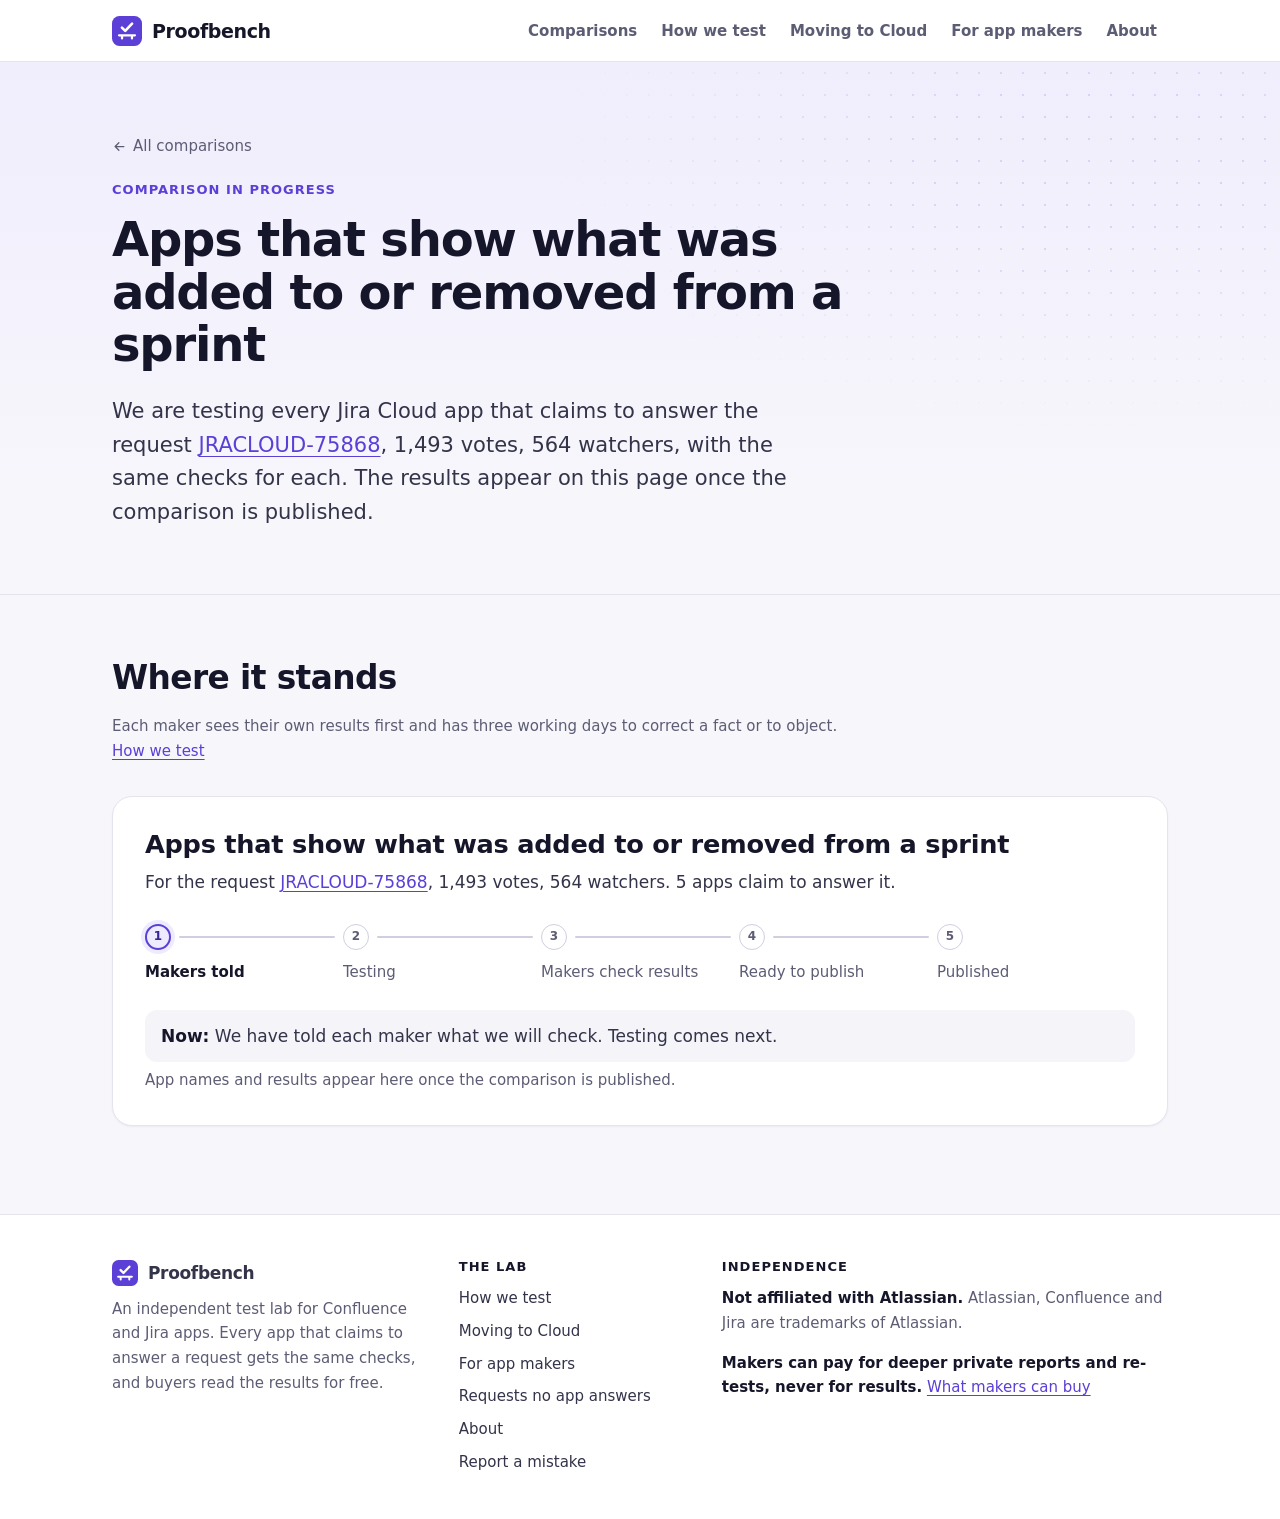
<file: c/sprint-scope/index.html>
<!DOCTYPE html>
<html lang="en">
<head>
<meta charset="utf-8">
<meta name="viewport" content="width=device-width, initial-scale=1">
<meta name="color-scheme" content="light dark">
<meta name="theme-color" content="#f0edfd" media="(prefers-color-scheme: light)">
<meta name="theme-color" content="#15143a" media="(prefers-color-scheme: dark)">
<title>Apps that show what was added to or removed from a sprint · Proofbench</title>
<meta name="description" content="A comparison in progress. Its results appear here once it is published.">
<meta name="robots" content="noindex">
<meta property="og:type" content="website">
<meta property="og:site_name" content="Proofbench">
<meta property="og:title" content="Apps that show what was added to or removed from a sprint">
<meta property="og:description" content="A comparison in progress. Its results appear here once it is published.">
<meta property="og:url" content="https://world-wide-nodes.github.io/App_Testing_Lab/c/sprint-scope/">
<meta property="og:image" content="https://world-wide-nodes.github.io/App_Testing_Lab/assets/share-proofbench.png">
<meta property="og:image:width" content="1200">
<meta property="og:image:height" content="630">
<meta property="og:image:alt" content="Proofbench: which Confluence or Jira app really does what you asked for? The same checks for every app, and results are never for sale.">
<meta name="twitter:card" content="summary_large_image">
<meta name="twitter:image" content="https://world-wide-nodes.github.io/App_Testing_Lab/assets/share-proofbench.png">
<meta name="twitter:image:alt" content="Proofbench: which Confluence or Jira app really does what you asked for? The same checks for every app, and results are never for sale.">
<meta name="twitter:title" content="Apps that show what was added to or removed from a sprint">
<meta name="twitter:description" content="A comparison in progress. Its results appear here once it is published.">
<link rel="icon" href="../../assets/favicon.svg" type="image/svg+xml">
<link rel="stylesheet" href="../../assets/site.css?v=07ff1fd117">
</head>
<body>
<svg xmlns="http://www.w3.org/2000/svg" class="sprite" width="0" height="0" style="position:absolute;width:0;height:0;overflow:hidden" aria-hidden="true" focusable="false">
  <symbol id="i-pass" viewBox="0 0 24 24"><path d="M5 12.5l4.5 4.5L19 7.5"/></symbol>
  <symbol id="i-partial" viewBox="0 0 24 24"><circle cx="12" cy="12" r="7.5"/><path d="M12 4.5a7.5 7.5 0 0 0 0 15z" fill="currentColor" stroke="none"/></symbol>
  <symbol id="i-fail" viewBox="0 0 24 24"><path d="M7 7l10 10M17 7L7 17"/></symbol>
  <symbol id="i-na" viewBox="0 0 24 24"><circle cx="12" cy="12" r="7.5"/><path d="M6.8 17.2L17.2 6.8"/></symbol>
  <symbol id="i-dash" viewBox="0 0 24 24"><path d="M7 12h10"/></symbol>
  <symbol id="i-arrow" viewBox="0 0 24 24"><path d="M5 12h14M13 6l6 6-6 6"/></symbol>
  <symbol id="i-down" viewBox="0 0 24 24"><path d="M12 5v14M6 13l6 6 6-6"/></symbol>
  <symbol id="i-chevron" viewBox="0 0 24 24"><path d="M6 9l6 6 6-6"/></symbol>
  <symbol id="i-external" viewBox="0 0 24 24"><path d="M14 4.5h5.5V10M19.5 4.5L11 13M18 14v4.5a1.5 1.5 0 0 1-1.5 1.5h-11A1.5 1.5 0 0 1 4 18.5v-11A1.5 1.5 0 0 1 5.5 6H10"/></symbol>
  <symbol id="i-info" viewBox="0 0 24 24"><circle cx="12" cy="12" r="8.5"/><path d="M12 11v5.5M12 7.8v.2"/></symbol>
  <symbol id="i-mail" viewBox="0 0 24 24"><rect x="3.5" y="5.5" width="17" height="13" rx="2"/><path d="M4 7.5l8 5.5 8-5.5"/></symbol>
  <symbol id="i-checklist" viewBox="0 0 24 24"><path d="M4 6.5l1.6 1.6L8.8 5M4 12.5l1.6 1.6 3.2-3.1M4 18.5l1.6 1.6 3.2-3.1M12 7h8M12 13h8M12 19h8"/></symbol>
  <symbol id="i-scale" viewBox="0 0 24 24"><path d="M12 4v16M8 20h8M5 7.5h14M12 4.5l-7 3M12 4.5l7 3M5 7.5l-2.5 6h5zM19 7.5l-2.5 6h5z"/></symbol>
  <symbol id="i-repeat" viewBox="0 0 24 24"><path d="M16.5 3.5l3 3-3 3M4.5 11.5v-1a4 4 0 0 1 4-4h11M7.5 20.5l-3-3 3-3M19.5 12.5v1a4 4 0 0 1-4 4h-11"/></symbol>
  <symbol id="i-search" viewBox="0 0 24 24"><circle cx="10.5" cy="10.5" r="6.5"/><path d="M15.5 15.5l5 5"/></symbol>
  <symbol id="i-code" viewBox="0 0 24 24"><path d="M8.5 7l-5 5 5 5M15.5 7l5 5-5 5M13.5 4.5l-3 15"/></symbol>
  <symbol id="i-eye" viewBox="0 0 24 24"><path d="M2.5 12S6 5.5 12 5.5 21.5 12 21.5 12 18 18.5 12 18.5 2.5 12 2.5 12z"/><circle cx="12" cy="12" r="3"/></symbol>
  <symbol id="i-reply" viewBox="0 0 24 24"><path d="M5.5 19.5v-3.5h-1A1.5 1.5 0 0 1 3 14.5v-9A1.5 1.5 0 0 1 4.5 4h15A1.5 1.5 0 0 1 21 5.5v9a1.5 1.5 0 0 1-1.5 1.5H9.5z"/><path d="M7.5 8.5h9M7.5 12h6"/></symbol>
  <symbol id="i-badge" viewBox="0 0 24 24"><circle cx="12" cy="9" r="5.5"/><path d="M8.6 13.3L7.5 20.5l4.5-2.4 4.5 2.4-1.1-7.2"/></symbol>
  <symbol id="i-check-circle" viewBox="0 0 24 24"><circle cx="12" cy="12" r="8.5"/><path d="M8.3 12.3l2.6 2.6 4.9-5.3"/></symbol>
  <symbol id="i-report" viewBox="0 0 24 24"><path d="M14 3.5H7A1.5 1.5 0 0 0 5.5 5v14A1.5 1.5 0 0 0 7 20.5h10a1.5 1.5 0 0 0 1.5-1.5V8z"/><path d="M14 3.5V8h4.5M9 12.5h6M9 16h6"/></symbol>
  <symbol id="i-retest" viewBox="0 0 24 24"><path d="M19.5 12a7.5 7.5 0 1 1-2.3-5.4M19.5 4.5V9H15"/><path d="M9 12.3l2 2 4-4.3"/></symbol>
  <symbol id="i-calendar" viewBox="0 0 24 24"><rect x="4" y="5.5" width="16" height="14.5" rx="2"/><path d="M4 10h16M8.5 3.5v4M15.5 3.5v4M12 13v4M10 15h4"/></symbol>
  <symbol id="i-site" viewBox="0 0 24 24"><rect x="3.5" y="4.5" width="17" height="12" rx="2"/><path d="M8.5 20h7M12 16.5V20"/></symbol>
  <symbol id="i-flag" viewBox="0 0 24 24"><path d="M5.5 21V4.5M5.5 5h11l-2.5 4 2.5 4h-11"/></symbol>
</svg>
<a class="skip" href="#main">Skip to the content</a>
<header class="top">
  <div class="wrap top-row">
    <a class="brand" href="../../"><svg class="brand-mark" width="28" height="28" viewBox="0 0 32 32" aria-hidden="true" focusable="false"><rect class="brand-tile" width="32" height="32" rx="8"/><g fill="none" stroke="#fff" stroke-linecap="round" stroke-linejoin="round"><path stroke-width="2.8" d="M10.6 12.4l3.5 3.5 7.3-7.7"/><path stroke-width="2.4" d="M7.5 20.6h17M10.7 20.6v3.3M21.3 20.6v3.3"/></g></svg><span>Proofbench</span></a>
    <nav class="site-nav" aria-label="Main">
      <ul class="nav">
        <li><a href="../../">Comparisons</a></li>
        <li><a href="../../method/"><span class="nav-long">How we test</span><span class="nav-short" aria-hidden="true">Method</span></a></li>
        <li><a href="../../moving-to-cloud/"><span class="nav-long">Moving to Cloud</span><span class="nav-short" aria-hidden="true">Cloud</span></a></li>
        <li><a href="../../makers/"><span class="nav-long">For app makers</span><span class="nav-short" aria-hidden="true">Makers</span></a></li>
        <li><a href="../../about/">About</a></li>
      </ul>
    </nav>
  </div>
</header>
<main id="main">
<article>
<header class="page-head">
  <div class="wrap">
    <p class="crumbs"><a href="../../#comparisons"><svg class="icon" width="20" height="20" aria-hidden="true"><use href="#i-arrow"/></svg>All comparisons</a></p>
    <p class="kicker">Comparison in progress</p>
    <h1>Apps that show what was added to or removed from a sprint</h1>
    <p class="lead">We are testing every Jira Cloud app that claims to answer the request <a href="https://jira.atlassian.com/browse/JRACLOUD-75868" rel="nofollow noopener">JRACLOUD-75868</a>, 1,493 votes, 564 watchers, with the same checks for each. The results appear on this page once the comparison is published.</p>
  </div>
</header>

<div class="wrap">
  <section class="section section-first" aria-labelledby="stage-title">
    <div class="section-head">
      <h2 id="stage-title">Where it stands</h2>
      <p class="note">Each maker sees their own results first and has three working days to correct a fact or to object. <a href="../../method/">How we test</a></p>
    </div>
    <ul class="cards">
      <li class="card card-progress">
        <h3>Apps that show what was added to or removed from a sprint</h3>
        <p class="request">For the request <a href="https://jira.atlassian.com/browse/JRACLOUD-75868" rel="nofollow noopener">JRACLOUD-75868</a>, 1,493 votes, 564 watchers. 5 apps claim to answer it.</p>
        <ol class="stages" role="list" aria-label="Stage"><li class="stage stage-now" aria-current="step">Makers told</li><li class="stage stage-next">Testing</li><li class="stage stage-next">Makers check results</li><li class="stage stage-next">Ready to publish</li><li class="stage stage-next">Published</li></ol>
        <p class="progress-now"><strong>Now:</strong> We have told each maker what we will check. Testing comes next.</p>
        <p class="note">App names and results appear here once the comparison is published.</p>
      </li>
    </ul>
  </section>
</div>
</article>

</main>
<footer class="foot">
  <div class="wrap foot-grid">
    <div>
      <a class="brand" href="../../"><svg class="brand-mark" width="28" height="28" viewBox="0 0 32 32" aria-hidden="true" focusable="false"><rect class="brand-tile" width="32" height="32" rx="8"/><g fill="none" stroke="#fff" stroke-linecap="round" stroke-linejoin="round"><path stroke-width="2.8" d="M10.6 12.4l3.5 3.5 7.3-7.7"/><path stroke-width="2.4" d="M7.5 20.6h17M10.7 20.6v3.3M21.3 20.6v3.3"/></g></svg><span>Proofbench</span></a>
      <p>An independent test lab for Confluence and Jira apps. Every app that claims to answer a request gets the same checks, and buyers read the results for free.</p>
    </div>
    <div>
      <h2>The lab</h2>
      <ul>
        <li><a href="../../method/">How we test</a></li>
        <li><a href="../../moving-to-cloud/">Moving to Cloud</a></li>
        <li><a href="../../makers/">For app makers</a></li>
        <li><a href="../../requests/">Requests no app answers</a></li>
        <li><a href="../../about/">About</a></li>
        <li><a href="../../about/#report">Report a mistake</a></li>
      </ul>
    </div>
    <div>
      <h2>Independence</h2>
      <p><strong>Not affiliated with Atlassian.</strong> Atlassian, Confluence and Jira are trademarks of Atlassian.</p>
      <p><strong>Makers can pay for deeper private reports and re-tests, never for results.</strong>
        <a href="../../makers/">What makers can buy</a></p>
    </div>
  </div>
</footer>
</body>
</html>
</file>
<file: assets/site.css>
/* The lab's one stylesheet. System fonts only: nothing loads from another host.
   Phone first: base rules are for small screens, wider screens add to them. */

/* Tokens ------------------------------------------------------------------------------ */
:root {
  color-scheme: light dark;
  --font: system-ui, -apple-system, "Segoe UI", Roboto, "Helvetica Neue", Arial, sans-serif;
  --mono: ui-monospace, SFMono-Regular, Menlo, Consolas, monospace;

  --bg: #f7f7fb;
  --bg-tint: #f0edfd;
  --surface: #ffffff;
  --surface-2: #f4f4f9;
  --text: #16162a;
  --text-2: #33334a;
  --muted: #5c5c75;
  --line: #e4e4ef;
  --line-strong: #cfcfe0;
  --dot: rgb(91 63 214 / 0.16);

  --brand: #5b3fd6;            /* links, buttons, focus */
  --brand-hover: #4a2fc0;
  --brand-strong: #3a2496;     /* text on the soft brand tint */
  --brand-soft: #efebff;
  --brand-soft-2: #ddd4ff;
  --brand-tile: #5b3fd6;       /* the logo tile */
  --on-brand: #ffffff;

  --pass-bg: #e3f5e9; --pass-fg: #17663a; --pass-line: #b6e2c4;
  --partial-bg: #fdf1d6; --partial-fg: #7a4a00; --partial-line: #efd18a;
  --fail-bg: #fde6e6; --fail-fg: #a3201f; --fail-line: #f2b8b8;
  --na-bg: #ececf2; --na-fg: #4a4a5c; --na-line: #d3d3e0;

  --shadow-1: 0 1px 2px rgb(22 22 42 / 0.05);
  --shadow-2: 0 1px 2px rgb(22 22 42 / 0.04), 0 10px 28px -12px rgb(22 22 42 / 0.18);
  --shadow-3: 0 2px 6px rgb(22 22 42 / 0.05), 0 28px 56px -20px rgb(58 36 150 / 0.34);

  --r-sm: 8px;
  --r: 14px;
  --r-lg: 20px;
  --wrap: 70rem;
}
@media (prefers-color-scheme: dark) {
  :root {
    --bg: #0e0f1b;
    --bg-tint: #15143a;
    --surface: #161828;
    --surface-2: #1d1f33;
    --text: #ecebf5;
    --text-2: #d2d2e3;
    --muted: #a6a8c0;
    --line: #2a2c42;
    --line-strong: #3d405c;
    --dot: rgb(180 162 255 / 0.13);

    --brand: #b4a2ff;
    --brand-hover: #cdc1ff;
    --brand-strong: #dad1ff;
    --brand-soft: #241f47;
    --brand-soft-2: #3a3170;
    --brand-tile: #7b61f0;
    --on-brand: #12102a;

    --pass-bg: #11321f; --pass-fg: #8fe3ae; --pass-line: #22573a;
    --partial-bg: #3a2a0a; --partial-fg: #f5cf7c; --partial-line: #6a4d14;
    --fail-bg: #431b1e; --fail-fg: #f7a8a8; --fail-line: #6f2c31;
    --na-bg: #262838; --na-fg: #c6c7d9; --na-line: #3c3f58;

    --shadow-1: 0 1px 2px rgb(0 0 0 / 0.4);
    --shadow-2: 0 1px 2px rgb(0 0 0 / 0.35), 0 12px 30px -14px rgb(0 0 0 / 0.7);
    --shadow-3: 0 2px 6px rgb(0 0 0 / 0.35), 0 30px 60px -24px rgb(0 0 0 / 0.85);
  }
}

/* Base -------------------------------------------------------------------------------- */
*, *::before, *::after { box-sizing: border-box; }
html { -webkit-text-size-adjust: 100%; text-size-adjust: 100%; }
body {
  margin: 0;
  background: var(--bg);
  color: var(--text);
  font: 1.0625rem/1.65 var(--font);
  overflow-wrap: anywhere;
  -webkit-font-smoothing: antialiased;
}
a { color: var(--brand); text-decoration-thickness: 1px; text-underline-offset: 0.18em; }
a:hover { color: var(--brand-hover); text-decoration-thickness: 2px; }
:focus-visible { outline: 3px solid var(--brand); outline-offset: 3px; border-radius: 4px; }
h1, h2, h3 { margin: 0 0 0.5em; line-height: 1.2; font-weight: 700; color: var(--text); }
h1 { font-size: clamp(2rem, 1.45rem + 2.4vw, 3rem); line-height: 1.1; letter-spacing: -0.025em; }
h2 { font-size: clamp(1.5rem, 1.25rem + 1vw, 2.125rem); letter-spacing: -0.018em; }
h3 { font-size: 1.1875rem; letter-spacing: -0.01em; }
p { margin: 0 0 1em; }
ul, ol { padding-left: 1.3em; }
q { quotes: "\201C" "\201D"; }
code { font-family: var(--mono); font-size: 0.9em; }
img, svg { max-width: 100%; }
@media (prefers-reduced-motion: reduce) {
  *, *::before, *::after { transition: none !important; scroll-behavior: auto !important; }
}

.wrap { max-width: var(--wrap); margin: 0 auto; padding: 0 16px; }
@media (min-width: 640px) { .wrap { padding: 0 24px; } }
@media (min-width: 1100px) { .wrap { padding: 0 32px; } }
.narrow { max-width: 46rem; }
.sr-only { position: absolute !important; width: 1px; height: 1px; padding: 0; margin: -1px;
  overflow: hidden; clip: rect(0 0 0 0); white-space: nowrap; border: 0; }
.skip { position: absolute; left: -999px; top: 8px; z-index: 10; background: var(--surface);
  color: var(--text); padding: 10px 14px; border-radius: var(--r-sm); box-shadow: var(--shadow-2); }
.skip:focus { left: 16px; }
.sprite { position: absolute; width: 0; height: 0; overflow: hidden; }
.icon { width: 1.25em; height: 1.25em; flex: none; fill: none; stroke: currentColor; stroke-width: 2;
  stroke-linecap: round; stroke-linejoin: round; vertical-align: -0.22em; }

.preview { background: var(--partial-bg); color: var(--partial-fg); border-bottom: 1px solid var(--partial-line);
  padding: 10px 16px; text-align: center; font-size: 0.9375rem; }
.note { color: var(--muted); font-size: 0.9375rem; }
.muted { color: var(--muted); }
.placeholder { background: var(--partial-bg); color: var(--partial-fg); padding: 2px 8px;
  border-radius: 6px; }

/* Sections and headings */
.section { padding: 56px 0; }
@media (min-width: 900px) { .section { padding: 88px 0; } }
.section-next { padding-top: 0; }
.section-first { padding-top: 40px; }
@media (min-width: 900px) { .section-first { padding-top: 64px; } }
.section-alt { background: var(--surface); border-top: 1px solid var(--line);
  border-bottom: 1px solid var(--line); }
.section-head { max-width: 46rem; margin-bottom: 32px; }
.section-head p:last-child { margin-bottom: 0; }
.kicker { margin: 0 0 12px; font-size: 0.8125rem; font-weight: 700; letter-spacing: 0.08em;
  text-transform: uppercase; color: var(--brand); }
.lead { font-size: clamp(1.125rem, 1.05rem + 0.35vw, 1.3125rem); line-height: 1.6;
  color: var(--text-2); max-width: 44rem; }
* + .block { margin-top: 56px; }
@media (min-width: 900px) { * + .block { margin-top: 72px; } }

/* Header and footer ------------------------------------------------------------------- */
.top { background: var(--surface); border-bottom: 1px solid var(--line); }
.top-row { display: flex; flex-wrap: wrap; align-items: center; justify-content: space-between;
  gap: 6px 24px; padding-top: 12px; padding-bottom: 10px; }
.brand { display: inline-flex; align-items: center; gap: 10px; font-weight: 750;
  font-size: 1.1875rem; letter-spacing: -0.02em; color: var(--text); text-decoration: none; }
.brand:hover { color: var(--text); }
.brand-mark { width: 30px; height: 30px; flex: none; }
.brand-tile { fill: var(--brand-tile); }
.nav { list-style: none; display: flex; flex-wrap: wrap; gap: 2px; margin: 0; padding: 0; }
.nav a { display: block; padding: 7px 11px; border-radius: 9px; color: var(--muted);
  font-size: 0.9375rem; font-weight: 600; text-decoration: none;
  transition: background-color 0.15s, color 0.15s; }
.nav a:hover { color: var(--text); background: var(--surface-2); }
.nav a[aria-current="page"] { color: var(--brand-strong); background: var(--brand-soft); }
.nav-short { display: none; }
@media (max-width: 719px) {
  .site-nav { width: 100%; border-top: 1px solid var(--line); padding-top: 6px; }
  .nav { justify-content: space-between; }
  .nav a { padding: 6px 8px; font-size: 0.9063rem; }
}
@media (max-width: 459px) {
  .nav-long { position: absolute; width: 1px; height: 1px; overflow: hidden; clip: rect(0 0 0 0);
    white-space: nowrap; }
  .nav-short { display: inline; }
  .nav a { padding: 6px 5px; }
}
@media (max-width: 359px) {
  .nav { gap: 0; }
  .nav a { padding: 6px 3px; font-size: 0.8125rem; }
  .chip { font-size: 0.8125rem; }
}

.foot { background: var(--surface); border-top: 1px solid var(--line); color: var(--muted);
  font-size: 0.9375rem; }
.foot-grid { display: grid; gap: 28px; padding-top: 44px; padding-bottom: 44px; }
@media (min-width: 860px) { .foot-grid { grid-template-columns: 1.1fr 0.8fr 1.6fr; gap: 40px; } }
.foot .brand { font-size: 1.0625rem; margin-bottom: 10px; }
.foot .brand-mark { width: 26px; height: 26px; }
.foot h2 { font-size: 0.8125rem; text-transform: uppercase; letter-spacing: 0.08em;
  color: var(--text); margin-bottom: 12px; }
.foot ul { list-style: none; margin: 0; padding: 0; display: grid; gap: 8px; }
.foot a { color: var(--text-2); text-decoration: none; }
.foot a:hover { color: var(--brand); text-decoration: underline; }
.foot strong { color: var(--text); }
.foot p a { color: var(--brand); text-decoration: underline; }
.foot p:last-child { margin-bottom: 0; }

/* Buttons, tags and chips ------------------------------------------------------------- */
.btn { display: inline-flex; align-items: center; justify-content: center; gap: 9px;
  min-height: 48px; padding: 12px 22px; border-radius: 12px; border: 1px solid transparent;
  font-size: 1rem; font-weight: 650; line-height: 1.2; text-decoration: none; text-align: center;
  transition: background-color 0.15s, border-color 0.15s, box-shadow 0.15s, transform 0.15s; }
.btn:hover { text-decoration: none; transform: translateY(-1px); }
.btn .icon { width: 1.1em; height: 1.1em; }
.btn-primary { background: var(--brand); color: var(--on-brand);
  box-shadow: 0 1px 2px rgb(22 22 42 / 0.12), 0 8px 18px -8px rgb(91 63 214 / 0.6); }
.btn-primary:hover { background: var(--brand-hover); color: var(--on-brand); }
.btn-secondary { background: var(--surface); color: var(--text); border-color: var(--line-strong);
  box-shadow: var(--shadow-1); }
.btn-secondary:hover { color: var(--brand-strong); border-color: var(--brand); }
.btn-light { background: #ffffff; color: #2a1b6b; }
.btn-light:hover { background: #f0ecff; color: #2a1b6b; }
.btn-row { display: flex; flex-wrap: wrap; gap: 12px; }
@media (max-width: 479px) { .btn-row .btn { flex: 1 1 100%; } }

.tag { display: inline-flex; align-items: center; gap: 7px; margin: 0 0 12px; padding: 3px 11px;
  border-radius: 999px; font-size: 0.8125rem; font-weight: 700; line-height: 1.5; }
.tag-progress { background: var(--brand-soft); color: var(--brand-strong); }
.tag-progress::before { content: ""; width: 8px; height: 8px; border-radius: 50%;
  background: var(--brand); box-shadow: 0 0 0 3px var(--brand-soft-2); }
.tag-published { background: var(--surface-2); color: var(--text-2); box-shadow: inset 0 0 0 1px var(--line); }
.tag-draft { color: var(--partial-fg); background: var(--partial-bg); }
.nowrap { white-space: nowrap; }

.chip { display: inline-flex; align-items: center; gap: 9px; max-width: 100%; margin: 0 0 22px;
  padding: 6px 14px 6px 8px; border-radius: 18px; border: 1px solid var(--line);
  background: var(--surface); box-shadow: var(--shadow-1); color: var(--text-2);
  font-size: 0.875rem; font-weight: 600; line-height: 1.35; text-decoration: none;
  transition: border-color 0.15s, box-shadow 0.15s; }
.chip:hover { color: var(--text); border-color: var(--brand-soft-2); box-shadow: var(--shadow-2);
  text-decoration: none; }
.chip-label { flex: none; padding: 2px 9px; border-radius: 999px; background: var(--brand-soft);
  color: var(--brand-strong); font-size: 0.75rem; font-weight: 750; text-transform: uppercase;
  letter-spacing: 0.06em; }
.chip .icon { color: var(--muted); width: 1em; height: 1em; }

/* Outcome marks and pills: colour always comes with an icon and a word ----------------- */
.pill { display: inline-flex; align-items: center; gap: 5px; padding: 3px 10px 3px 7px;
  border-radius: 999px; border: 1px solid transparent; font-size: 0.8125rem; font-weight: 650;
  line-height: 1.45; white-space: nowrap; }
.pill .icon { width: 15px; height: 15px; stroke-width: 2.6; }
.mark { display: inline-grid; place-items: center; width: 26px; height: 26px; border-radius: 8px;
  border: 1px solid transparent; vertical-align: middle; }
.mark .icon { width: 16px; height: 16px; stroke-width: 2.7; }
.pill-pass, .mark-pass { background: var(--pass-bg); color: var(--pass-fg); border-color: var(--pass-line); }
.pill-partial, .mark-partial { background: var(--partial-bg); color: var(--partial-fg);
  border-color: var(--partial-line); }
.pill-fail, .mark-fail { background: var(--fail-bg); color: var(--fail-fg); border-color: var(--fail-line); }
.pill-na, .mark-na { background: var(--na-bg); color: var(--na-fg); border-color: var(--na-line); }
.sid { font-weight: 750; color: var(--muted); font-variant-numeric: tabular-nums; }

.legend { list-style: none; margin: 0; padding: 0; display: grid; gap: 12px; }
.legend li { display: grid; gap: 4px 14px; align-items: start; }
@media (min-width: 560px) { .legend li { grid-template-columns: 9.5rem 1fr; } }
.legend .pill { justify-self: start; }
.legend-inline { display: flex; flex-wrap: wrap; gap: 8px 16px; font-size: 0.8125rem; color: var(--muted); }
.legend-inline li { display: inline-flex; align-items: center; gap: 6px; }
.legend-inline .mark { width: 20px; height: 20px; border-radius: 6px; }
.legend-inline .mark .icon { width: 13px; height: 13px; }

/* Ticks and crosses */
.ticks, .crosses { list-style: none; margin: 0; padding: 0; display: grid; gap: 10px; }
.ticks li, .crosses li { position: relative; padding-left: 30px; }
.ticks li::before, .crosses li::before { content: ""; position: absolute; left: 0; top: 0.2em;
  width: 20px; height: 20px; border-radius: 50%; background-repeat: no-repeat;
  background-position: center; background-size: 12px 12px; }
.ticks li::before { background-color: var(--pass-bg); box-shadow: inset 0 0 0 1px var(--pass-line);
  background-image: url("data:image/svg+xml,%3Csvg xmlns='http://www.w3.org/2000/svg' viewBox='0 0 24 24' fill='none' stroke='%2317663a' stroke-width='3.4' stroke-linecap='round' stroke-linejoin='round'%3E%3Cpath d='M5 12.5l4.5 4.5L19 7.5'/%3E%3C/svg%3E"); }
.crosses li::before { background-color: var(--fail-bg); box-shadow: inset 0 0 0 1px var(--fail-line);
  background-image: url("data:image/svg+xml,%3Csvg xmlns='http://www.w3.org/2000/svg' viewBox='0 0 24 24' fill='none' stroke='%23a3201f' stroke-width='3.4' stroke-linecap='round'%3E%3Cpath d='M7 7l10 10M17 7L7 17'/%3E%3C/svg%3E"); }
@media (prefers-color-scheme: dark) {
  .ticks li::before { background-image: url("data:image/svg+xml,%3Csvg xmlns='http://www.w3.org/2000/svg' viewBox='0 0 24 24' fill='none' stroke='%238fe3ae' stroke-width='3.4' stroke-linecap='round' stroke-linejoin='round'%3E%3Cpath d='M5 12.5l4.5 4.5L19 7.5'/%3E%3C/svg%3E"); }
  .crosses li::before { background-image: url("data:image/svg+xml,%3Csvg xmlns='http://www.w3.org/2000/svg' viewBox='0 0 24 24' fill='none' stroke='%23f7a8a8' stroke-width='3.4' stroke-linecap='round'%3E%3Cpath d='M7 7l10 10M17 7L7 17'/%3E%3C/svg%3E"); }
}

/* Cards */
.card { position: relative; background: var(--surface); border: 1px solid var(--line);
  border-radius: var(--r-lg); padding: 24px; box-shadow: var(--shadow-1); }
.card h3 { font-size: 1.25rem; }
.card p:last-child { margin-bottom: 0; }
.icon-tile { display: grid; place-items: center; width: 44px; height: 44px; flex: none;
  border-radius: 12px; background: var(--brand-soft); color: var(--brand-strong); }
.icon-tile .icon { width: 22px; height: 22px; }

/* Page heads -------------------------------------------------------------------------- */
.hero, .page-head { position: relative; overflow: hidden; border-bottom: 1px solid var(--line);
  background: linear-gradient(180deg, var(--bg-tint), var(--bg) 88%); }
.hero::before, .page-head::before { content: ""; position: absolute; inset: 0; pointer-events: none;
  background-image: radial-gradient(var(--dot) 1.2px, transparent 1.5px); background-size: 22px 22px;
  -webkit-mask-image: radial-gradient(ellipse 60% 70% at 85% 20%, #000 20%, transparent 70%);
  mask-image: radial-gradient(ellipse 60% 70% at 85% 20%, #000 20%, transparent 70%); }
.page-head { padding: 44px 0 40px; }
@media (min-width: 900px) { .page-head { padding: 72px 0 64px; } }
.page-head .wrap { position: relative; }
.page-head h1 { max-width: 22ch; }
.page-head .lead { margin-bottom: 0; }
.page-head .btn-row { margin-top: 28px; }
.crumbs { margin: 0 0 18px; font-size: 0.9375rem; }
.crumbs a { display: inline-flex; align-items: center; gap: 6px; color: var(--muted); text-decoration: none; }
.crumbs a:hover { color: var(--brand); }
.crumbs .icon { transform: rotate(180deg); width: 1em; height: 1em; }

/* Home: hero -------------------------------------------------------------------------- */
.hero-grid { position: relative; display: grid; gap: 44px; padding-top: 40px; padding-bottom: 56px; }
@media (min-width: 1000px) {
  .hero-grid { grid-template-columns: minmax(0, 1.05fr) minmax(0, 0.95fr); align-items: center;
    gap: 56px; padding-top: 80px; padding-bottom: 88px; }
}
.hero h1 { font-size: clamp(2.125rem, 1.35rem + 3.3vw, 3.5rem); line-height: 1.06;
  letter-spacing: -0.03em; max-width: 16ch; }
.hero .lead { margin-bottom: 28px; }
.hero-fine { list-style: none; margin: 22px 0 0; padding: 0; display: flex; flex-wrap: wrap;
  gap: 6px 16px; font-size: 0.9063rem; color: var(--muted); }
.hero-fine li { display: inline-flex; align-items: center; gap: 6px; }
.hero-fine .icon { color: var(--pass-fg); width: 1.05em; height: 1.05em; stroke-width: 2.6; }

/* The example results card */
.demo { margin: 0; padding: 16px 14px 14px; background: var(--surface); border: 1px solid var(--line);
  border-radius: 22px; box-shadow: var(--shadow-3); }
@media (min-width: 480px) { .demo { padding: 20px 20px 16px; } }
.demo-label { display: flex; align-items: center; gap: 8px; margin: 0 0 14px; padding: 7px 12px;
  border: 1px dashed var(--line-strong); border-radius: 10px; background: var(--surface-2);
  color: var(--text-2); font-size: 0.8125rem; font-weight: 700; }
.demo-label .icon { color: var(--brand); width: 1.1em; height: 1.1em; }
.demo-title { display: flex; justify-content: space-between; gap: 12px; margin: 0 2px 8px;
  font-size: 0.8125rem; color: var(--muted); font-weight: 600; }
.demo-table { width: 100%; border-collapse: collapse; font-size: 0.875rem; overflow-wrap: normal; }
.demo-table th, .demo-table td { padding: 8px 2px; text-align: center; }
.demo-table thead th { padding-top: 0; font-size: 0.75rem; font-weight: 650; color: var(--muted); }
.demo-table tbody th { text-align: left; font-weight: 650; white-space: nowrap; padding-right: 6px; }
.demo-table tbody tr > * { border-top: 1px solid var(--line); }
.demo-table .demo-score { text-align: right; font-weight: 750; white-space: nowrap;
  font-variant-numeric: tabular-nums; padding-left: 6px; }
.demo-table .demo-untested { text-align: left; }
.demo-why { color: var(--muted); font-size: 0.8125rem; margin-left: 6px; }
.demo .mark { width: 24px; height: 24px; border-radius: 7px; }
.demo .mark .icon { width: 15px; height: 15px; }
.demo .legend-inline { margin: 12px 2px 0; padding-top: 12px; border-top: 1px solid var(--line); }
@media (max-width: 359px) {
  .demo { padding: 14px 10px 12px; }
  .demo .mark { width: 21px; height: 21px; border-radius: 6px; }
  .demo .mark .icon { width: 13px; height: 13px; }
  .demo-table { font-size: 0.8125rem; }
}

/* Home: trust strip */
.trust { list-style: none; margin: 0; padding: 0; display: grid; gap: 14px; }
@media (min-width: 800px) {
  .trust { grid-template-columns: repeat(3, 1fr); gap: 20px; }
  .trust li { flex-direction: column; gap: 14px; padding: 24px; }
}
.trust li { display: flex; gap: 16px; align-items: flex-start; padding: 22px;
  background: var(--surface); border: 1px solid var(--line); border-radius: var(--r-lg);
  box-shadow: var(--shadow-1); }
.trust h3 { font-size: 1.0625rem; margin-bottom: 4px; }
.trust p { margin: 0; color: var(--muted); font-size: 0.9688rem; line-height: 1.55; }

/* Home: how a comparison is made */
.timeline { list-style: none; margin: 0; padding: 0; display: grid; counter-reset: step; }
.timeline > li { position: relative; padding: 0 0 30px 62px; counter-increment: step; }
.timeline > li::before { content: counter(step); position: absolute; left: 0; top: -4px;
  width: 42px; height: 42px; display: grid; place-items: center; border-radius: 50%;
  background: var(--surface); border: 2px solid var(--brand); color: var(--brand-strong);
  font-weight: 750; font-size: 1.0625rem; box-shadow: 0 0 0 5px var(--bg); }
.timeline > li::after { content: ""; position: absolute; left: 20px; top: 44px; bottom: 2px;
  width: 2px; border-radius: 2px; background: var(--brand-soft-2); }
.timeline > li:last-child { padding-bottom: 0; }
.timeline > li:last-child::after { display: none; }
.timeline h3 { font-size: 1.0938rem; margin-bottom: 4px; }
.timeline p { margin: 0; color: var(--muted); font-size: 0.9688rem; line-height: 1.55; }
@media (min-width: 900px) {
  .timeline { grid-template-columns: repeat(5, minmax(0, 1fr)); gap: 24px; }
  .timeline > li { padding: 62px 0 0; }
  .timeline > li::before { top: 0; }
  .timeline > li::after { left: 54px; right: -12px; top: 20px; bottom: auto; width: auto; height: 2px; }
}
.more-link { display: inline-flex; align-items: center; gap: 8px; margin-top: 32px; font-weight: 650;
  text-decoration: none; }
.more-link:hover { text-decoration: underline; }
.more-link .icon { width: 1.05em; height: 1.05em; transition: transform 0.15s; }
.more-link:hover .icon { transform: translateX(3px); }

/* Home: one card per audience */
.audiences { display: grid; gap: 20px; }
@media (min-width: 860px) { .audiences { grid-template-columns: 1fr 1fr; gap: 24px; } }
.aud { display: flex; flex-direction: column; padding: 28px 24px; border-radius: 22px;
  background: var(--surface); border: 1px solid var(--line); box-shadow: var(--shadow-2); }
@media (min-width: 640px) { .aud { padding: 32px; } }
.aud-makers { background: linear-gradient(165deg, var(--brand-soft), var(--surface) 62%);
  border-color: var(--brand-soft-2); }
.aud .kicker { margin: 18px 0 8px; }
.aud h3 { font-size: clamp(1.3125rem, 1.2rem + 0.4vw, 1.5rem); margin-bottom: 10px; }
.aud > p:not(.kicker) { color: var(--text-2); }
.aud-makers .icon-tile { background: var(--surface); box-shadow: inset 0 0 0 1px var(--brand-soft-2); }
.aud .ticks { margin: 4px 0 28px; }
.aud .btn { margin-top: auto; align-self: flex-start; }
@media (max-width: 479px) { .aud .btn { align-self: stretch; } }

/* Home: comparisons */
.cards { list-style: none; margin: 0; padding: 0; display: grid; gap: 20px; }
@media (min-width: 860px) { .cards-published { grid-template-columns: repeat(2, 1fr); } }
.cards + h3 { margin-top: 40px; }
.card-published { transition: border-color 0.15s, box-shadow 0.15s, transform 0.15s; }
.card-published:hover { border-color: var(--brand-soft-2); box-shadow: var(--shadow-2); transform: translateY(-2px); }
.card-published h3 a { color: var(--text); text-decoration: none; }
.card-published h3 a::after { content: ""; position: absolute; inset: 0; border-radius: inherit; }
.card-published h3 a:hover { text-decoration: underline; }
.card-published .meta { color: var(--muted); font-size: 0.9375rem; }
.card-cta { display: inline-flex; align-items: center; gap: 8px; margin-top: 6px; font-weight: 650;
  color: var(--brand); }
.card-progress { padding: 24px; }
@media (min-width: 640px) { .card-progress { padding: 32px; } }
.card-progress h3 { font-size: clamp(1.3125rem, 1.2rem + 0.5vw, 1.625rem); margin-bottom: 8px; }
.card-progress .request { color: var(--text-2); }
/* On the home page the whole in-progress card is a link, as a published card is; the request
   link inside it stays on top so it can still be followed. */
.card-linked { transition: border-color 0.15s, box-shadow 0.15s, transform 0.15s; }
.card-linked:hover { border-color: var(--brand-soft-2); box-shadow: var(--shadow-2); transform: translateY(-2px); }
.card-linked h3 a { color: var(--text); text-decoration: none; }
.card-linked h3 a::after { content: ""; position: absolute; inset: 0; border-radius: inherit; }
.card-linked h3 a:hover { text-decoration: underline; }
.card-linked .request a { position: relative; z-index: 1; }
.progress-now { margin: 0 0 6px; padding: 12px 16px; border-radius: 12px; background: var(--surface-2);
  color: var(--text-2); }
.progress-now strong { color: var(--text); }
.empty { padding: 24px; background: var(--surface); border: 1px dashed var(--line-strong);
  border-radius: var(--r-lg); color: var(--muted); }

/* Stages of a comparison in progress */
.stages { list-style: none; margin: 22px 0; padding: 0; display: grid; gap: 12px; counter-reset: stage; }
.stage { position: relative; display: flex; align-items: center; min-height: 26px; padding-left: 38px;
  counter-increment: stage; color: var(--muted); font-size: 0.9375rem; line-height: 1.35; }
.stage::before { content: counter(stage); position: absolute; left: 0; top: 50%;
  transform: translateY(-50%); width: 26px; height: 26px; display: grid; place-items: center;
  border-radius: 50%; border: 1px solid var(--line-strong); background: var(--surface);
  color: var(--muted); font-size: 0.75rem; font-weight: 750; }
.stage-done { color: var(--text-2); }
.stage-done::before { content: "\2713"; background: var(--brand); border-color: var(--brand);
  color: var(--on-brand); }
.stage-now { color: var(--text); font-weight: 700; }
.stage-now::before { border: 2px solid var(--brand); background: var(--brand-soft);
  color: var(--brand-strong); box-shadow: 0 0 0 4px var(--brand-soft); }
@media (min-width: 760px) {
  .stages { grid-template-columns: repeat(5, minmax(0, 1fr)); gap: 0; margin: 28px 0; }
  .stage { flex-direction: column; align-items: flex-start; padding: 38px 14px 0 0; }
  .stage::before { top: 0; transform: none; }
  .stage::after { content: ""; position: absolute; top: 12px; left: 34px; right: 8px; height: 2px;
    border-radius: 2px; background: var(--line-strong); }
  .stage-done::after { background: var(--brand); }
  .stage:last-child::after { display: none; }
}

/* How we test ------------------------------------------------------------------------- */
.callout { position: relative; display: grid; gap: 18px; padding: 24px 22px 24px 26px;
  border-radius: var(--r-lg); background: var(--surface); border: 1px solid var(--brand-soft-2);
  box-shadow: var(--shadow-2); overflow: hidden; }
.callout::before { content: ""; position: absolute; inset: 0 auto 0 0; width: 5px; background: var(--brand); }
@media (min-width: 860px) { .callout { grid-template-columns: auto 1fr; gap: 24px; padding: 32px 36px; } }
.callout h2 { font-size: clamp(1.3125rem, 1.15rem + 0.6vw, 1.625rem); margin-bottom: 12px; }
.callout .ticks { margin-bottom: 18px; }
.callout p:last-child { margin-bottom: 0; }
.head-callout { margin-top: 24px; position: relative; }
@media (min-width: 900px) { .head-callout { margin-top: -40px; } }

.steps { list-style: none; margin: 0; padding: 0; counter-reset: step; }
.steps > li { position: relative; padding: 0 0 36px 64px; counter-increment: step; }
.steps > li::before { content: counter(step); position: absolute; left: 0; top: -6px; width: 44px;
  height: 44px; display: grid; place-items: center; border-radius: 50%; background: var(--surface);
  border: 2px solid var(--brand); color: var(--brand-strong); font-weight: 750; font-size: 1.125rem;
  box-shadow: 0 0 0 5px var(--bg); }
.steps > li::after { content: ""; position: absolute; left: 21px; top: 44px; bottom: 4px; width: 2px;
  border-radius: 2px; background: var(--brand-soft-2); }
.steps > li:last-child { padding-bottom: 0; }
.steps > li:last-child::after { display: none; }
.steps h3 { font-size: clamp(1.1875rem, 1.1rem + 0.35vw, 1.375rem); margin-bottom: 6px; }
.steps p { margin: 0; color: var(--text-2); }
.step-tags { display: flex; flex-wrap: wrap; gap: 6px; margin: 0 0 8px; padding: 0; list-style: none; }
.step-tags li { padding: 1px 9px; border-radius: 999px; background: var(--brand-soft);
  color: var(--brand-strong); font-size: 0.75rem; font-weight: 750; letter-spacing: 0.02em; }
.step-key { scroll-margin-top: 20px; }
.step-key .step-body { margin-top: -10px; padding: 16px 18px; border-radius: var(--r);
  background: var(--brand-soft); border: 1px solid var(--brand-soft-2); }
.steps > li.step-key::before { background: var(--brand); color: var(--on-brand); }
.step-key .step-tags li { background: var(--surface); box-shadow: inset 0 0 0 1px var(--brand-soft-2); }
@media (min-width: 900px) { .steps-layout { display: grid; grid-template-columns: minmax(0, 1fr) 20rem; gap: 64px; align-items: start; } }
.aside-card { padding: 24px; border-radius: var(--r-lg); background: var(--surface);
  border: 1px solid var(--line); box-shadow: var(--shadow-1); margin-top: 40px; }
@media (min-width: 900px) { .aside-card { margin-top: 0; position: sticky; top: 24px; } }
.aside-card h2 { font-size: 1.125rem; }
.aside-card .legend li { grid-template-columns: 1fr; gap: 4px; }
.aside-card .legend p { margin: 0; font-size: 0.9375rem; color: var(--muted); }
.aside-card .note { margin: 18px 0 0; padding-top: 16px; border-top: 1px solid var(--line); }

.rules { list-style: none; margin: 0; padding: 0; display: grid; gap: 12px; }
@media (min-width: 760px) { .rules { grid-template-columns: 1fr 1fr; gap: 16px; } }
.rules li { display: flex; gap: 14px; align-items: flex-start; padding: 18px 20px;
  background: var(--surface); border: 1px solid var(--line); border-radius: var(--r);
  font-weight: 500; line-height: 1.5; }
.rules .icon { color: var(--brand); margin-top: 1px; width: 22px; height: 22px; }

/* For app makers ---------------------------------------------------------------------- */
.offers { display: grid; gap: 20px; }
@media (min-width: 720px) { .offers { grid-template-columns: repeat(2, 1fr); } }
.offers.offers-one { grid-template-columns: minmax(0, 1fr); max-width: 30rem; }
.offer { display: flex; flex-direction: column; padding: 26px 24px; border-radius: 22px;
  background: var(--surface); border: 1px solid var(--line); box-shadow: var(--shadow-2); }
.offer h3 { font-size: 1.25rem; margin: 18px 0 4px; }
.offer .price { margin: 0 0 6px; font-size: 2rem; font-weight: 750; letter-spacing: -0.02em; line-height: 1.2; }
.offer .price .was { margin-right: 10px; font-size: 1.25rem; font-weight: 600; color: var(--muted);
  text-decoration: line-through; text-decoration-thickness: 2px; }
.offer .price-terms { align-self: flex-start; margin: 0 0 10px; padding: 3px 10px; border-radius: 999px;
  background: var(--brand-soft); color: var(--brand-strong); font-size: 0.8125rem; font-weight: 650; }
.offer .offer-what { color: var(--text-2); margin-bottom: 18px; }
.offer .ticks { margin: 0 0 26px; font-size: 0.9688rem; }
.offer .btn { margin-top: auto; width: 100%; }
.offers-note { margin: 18px 0 0; }

.badge-grid { display: grid; gap: 28px; align-items: center; }
@media (min-width: 900px) { .badge-grid { grid-template-columns: minmax(0, 1fr) minmax(0, 1.05fr); gap: 56px; } }
.badge-stage { display: grid; gap: 12px; margin: 0; }
.badge-tile { display: grid; place-items: center; min-height: 112px; padding: 24px 16px;
  border-radius: var(--r-lg); border: 1px solid var(--line); }
.badge-tile svg { display: block; width: 100%; max-width: 440px; height: auto; }
.badge-tile-light { background: #ffffff; }
.badge-tile-dark { background: #16162a; border-color: #2a2c42; }
.badge-stage figcaption { color: var(--muted); font-size: 0.9375rem; }
.numbered { margin: 0 0 16px; padding-left: 1.4em; }
.numbered li { margin-bottom: 8px; padding-left: 4px; }
.numbered li::marker { color: var(--brand); font-weight: 750; }

.free { list-style: none; margin: 0; padding: 0; display: grid; gap: 16px; }
@media (min-width: 700px) { .free { grid-template-columns: 1fr 1fr; } }
.free li { display: flex; gap: 16px; align-items: flex-start; padding: 22px; background: var(--surface);
  border: 1px solid var(--line); border-radius: var(--r-lg); box-shadow: var(--shadow-1); }
.free h3 { font-size: 1.0625rem; margin-bottom: 4px; }
.free p { margin: 0; color: var(--muted); font-size: 0.9688rem; line-height: 1.55; }

.never { padding: 26px 24px; border-radius: var(--r-lg); background: var(--surface);
  border: 1px solid var(--line); box-shadow: var(--shadow-1); }
@media (min-width: 860px) { .never { display: grid; grid-template-columns: 1fr 1.4fr; gap: 40px; padding: 36px; } }
.never h2 { font-size: clamp(1.375rem, 1.2rem + 0.7vw, 1.75rem); }
.never p { color: var(--text-2); }

.faq { display: grid; gap: 10px; max-width: 50rem; }
.faq details { background: var(--surface); border: 1px solid var(--line); border-radius: var(--r);
  transition: border-color 0.15s, box-shadow 0.15s; }
.faq details[open] { border-color: var(--brand-soft-2); box-shadow: var(--shadow-1); }
.faq summary { display: flex; align-items: center; justify-content: space-between; gap: 16px;
  padding: 17px 20px; cursor: pointer; list-style: none; font-weight: 650; color: var(--text);
  border-radius: var(--r); }
.faq summary::-webkit-details-marker { display: none; }
.faq summary:hover { color: var(--brand-strong); }
.faq summary .icon { color: var(--muted); transition: transform 0.2s; }
.faq details[open] summary .icon { transform: rotate(180deg); }
.faq details p { margin: 0; padding: 0 20px 18px; color: var(--text-2); }

.cta-band { display: grid; gap: 22px; align-items: center; padding: 30px 24px; border-radius: 24px;
  color: #ffffff; background: radial-gradient(120% 140% at 100% 0%, #6d52ea 0%, #4a2fc0 45%, #24175e 100%);
  box-shadow: var(--shadow-3); }
@media (min-width: 860px) { .cta-band { grid-template-columns: minmax(0, 1fr) auto; padding: 44px 48px; } }
.cta-band h2 { color: #ffffff; margin-bottom: 10px; }
.cta-band p { margin: 0; color: #e6e0ff; }
.cta-band .contact-line { margin-top: 10px; font-size: 0.9375rem; }
.cta-band a:not(.btn) { color: #ffffff; }
.cta-band .placeholder { background: rgb(255 255 255 / 0.14); color: #ffffff; }

/* About ------------------------------------------------------------------------------- */
.about-grid { display: grid; gap: 20px; }
@media (min-width: 900px) { .about-grid { grid-template-columns: repeat(3, 1fr); gap: 24px; } }
.about-card { display: flex; flex-direction: column; padding: 26px 24px; border-radius: var(--r-lg);
  background: var(--surface); border: 1px solid var(--line); box-shadow: var(--shadow-1);
  scroll-margin-top: 20px; }
.about-card h2 { font-size: 1.3125rem; margin: 18px 0 10px; }
.about-card p { color: var(--text-2); }
.about-card .btn { margin-top: auto; align-self: flex-start; }

/* Comparison page --------------------------------------------------------------------- */
.answer { position: relative; display: flex; gap: 16px; align-items: flex-start; margin: 28px 0 0;
  padding: 20px 22px; border-radius: var(--r-lg); background: var(--surface);
  border: 1px solid var(--line); box-shadow: var(--shadow-2); max-width: 50rem; }
.answer .icon-tile { background: var(--pass-bg); color: var(--pass-fg); }
.answer-none .icon-tile { background: var(--na-bg); color: var(--na-fg); }
.answer-kicker { margin: 0 0 2px; font-size: 0.8125rem; font-weight: 750; text-transform: uppercase;
  letter-spacing: 0.08em; color: var(--muted); }
.answer-line { margin: 0 0 4px; font-size: clamp(1.1875rem, 1.05rem + 0.6vw, 1.5rem); font-weight: 700;
  line-height: 1.3; letter-spacing: -0.01em; }
.answer p:last-child { margin-bottom: 0; color: var(--text-2); }
.facts { list-style: none; margin: 24px 0 0; padding: 0; display: grid; gap: 10px; }
@media (min-width: 700px) { .facts { grid-template-columns: repeat(2, 1fr); } }
@media (min-width: 1100px) { .facts { grid-template-columns: 1.6fr 1fr 1fr 1.2fr; } }
.facts li { display: grid; align-content: start; gap: 2px; padding: 12px 16px; border-radius: var(--r);
  background: var(--surface); border: 1px solid var(--line); color: var(--text-2); font-size: 0.9375rem; }
.facts li > span:first-child { font-size: 0.75rem; font-weight: 750; text-transform: uppercase;
  letter-spacing: 0.08em; color: var(--muted); }
@media (max-width: 699px) {
  .facts { gap: 0; border: 1px solid var(--line); border-radius: var(--r); background: var(--surface);
    overflow: hidden; }
  .facts li { border: 0; border-radius: 0; }
  .facts li + li { border-top: 1px solid var(--line); }
}

.check-key { margin: 0 0 16px; padding: 14px 16px 14px 18px; border-radius: var(--r);
  background: var(--surface); border: 1px solid var(--line); list-style: none; display: grid; gap: 6px;
  font-size: 0.9375rem; }
.check-key li { display: grid; grid-template-columns: 2.4em minmax(0, 1fr); }
.check-key .sid { color: var(--brand-strong); }
@media (min-width: 900px) { .check-key { display: none; } }
.matrix { background: var(--surface); border: 1px solid var(--line); border-radius: var(--r-lg);
  box-shadow: var(--shadow-1); overflow: hidden; }
.results { width: 100%; border-collapse: collapse; overflow-wrap: normal; }
.results th, .results td { padding: 14px 12px; text-align: left; vertical-align: middle;
  border-bottom: 1px solid var(--line); }
.results thead th { background: var(--surface-2); font-size: 0.8125rem; font-weight: 600;
  color: var(--muted); vertical-align: bottom; line-height: 1.35; }
.results thead .sid { display: block; color: var(--text); }
.results tbody tr:last-child > * { border-bottom: 0; }
.results tbody th { min-width: 9rem; }
@media (min-width: 900px) { .results tbody th { min-width: 11rem; } }
.results tbody th a { color: var(--text); font-weight: 700; text-decoration: none; }
.results tbody th a:hover { color: var(--brand); text-decoration: underline; }
.results .score { font-weight: 750; white-space: nowrap; font-variant-numeric: tabular-nums; text-align: right; }
.results .untested a { margin-left: 8px; }
@media (min-width: 900px) {
  .results th:first-child, .results td:first-child { padding-left: 20px; }
  .results th:last-child, .results td:last-child { padding-right: 20px; }
}
@media (max-width: 899px) {
  .results thead { position: absolute; width: 1px; height: 1px; overflow: hidden; clip: rect(0 0 0 0); }
  .results, .results tbody { display: block; }
  .results tr { display: flex; flex-wrap: wrap; align-items: center; gap: 10px 6px; padding: 16px;
    border-bottom: 1px solid var(--line); }
  .results tbody tr:last-child { border-bottom: 0; }
  .results th, .results td { padding: 0; border: 0; }
  .results tr::after { content: ""; order: 1; flex-basis: 100%; }
  .results tbody th { order: 0; flex: 1 1 0; min-width: 0; font-size: 1.0625rem; }
  .results .score { order: 0; flex: 0 0 auto; }
  .results td.score::after { content: " passed"; font-weight: 500; color: var(--muted); font-size: 0.875rem; }
  .results td[data-sid] { order: 2; flex: 1 1 0; min-width: 0; display: flex; flex-direction: column;
    align-items: center; gap: 5px; padding: 8px 2px; border-radius: 10px; background: var(--surface-2); }
  .results td[data-sid]::before { content: attr(data-sid); font-size: 0.75rem; font-weight: 750;
    color: var(--muted); }
  .results td[data-sid] .pill { padding: 5px; border-radius: 8px; }
  .results td[data-sid] .pill .word { position: absolute; width: 1px; height: 1px; overflow: hidden;
    clip: rect(0 0 0 0); white-space: nowrap; }
  .results td[data-sid] .pill .icon { width: 16px; height: 16px; }
  .results td.untested { order: 2; flex: 1 1 100%; display: flex; flex-wrap: wrap; align-items: center; gap: 6px; }
}

.app { position: relative; margin-bottom: 24px; padding: 24px 20px; background: var(--surface);
  border: 1px solid var(--line); border-radius: 22px; box-shadow: var(--shadow-1); scroll-margin-top: 20px; }
@media (min-width: 640px) { .app { padding: 32px; } }
.app h3 { font-size: clamp(1.3125rem, 1.2rem + 0.5vw, 1.625rem); margin-bottom: 2px; }
.vendor { color: var(--muted); margin-bottom: 14px; }
.tested { color: var(--text-2); }
.tested strong { color: var(--text); }
.reply { margin-bottom: 1em; padding: 12px 16px; border-left: 4px solid var(--brand);
  border-radius: 0 12px 12px 0; background: var(--brand-soft); color: var(--text); }
.summary { font-size: 1.125rem; color: var(--text); }
.app h4 { margin: 24px 0 4px; font-size: 0.8125rem; font-weight: 750; text-transform: uppercase;
  letter-spacing: 0.08em; color: var(--muted); }
.outcomes { list-style: none; margin: 0 0 8px; padding: 0; }
.outcomes li { padding: 14px 0; border-bottom: 1px solid var(--line); }
.outcomes li:last-child { border-bottom: 0; }
.outcome-head { display: flex; flex-direction: column; align-items: flex-start; gap: 6px; font-weight: 650; }
.outcomes p { margin: 6px 0 0; color: var(--text-2); }
@media (min-width: 700px) {
  .outcomes li { display: grid; grid-template-columns: 9.5rem minmax(0, 1fr); column-gap: 16px; }
  .outcome-head { display: contents; }
  .outcome-head .pill { grid-column: 1; grid-row: 1 / span 3; align-self: start; justify-self: start; }
  .outcome-title { grid-column: 2; }
  .outcomes li > p, .outcomes li > details { grid-column: 2; }
}
details { margin-top: 6px; font-size: 0.9375rem; }
summary { cursor: pointer; color: var(--brand); font-weight: 600; }
.evidence { margin: 8px 0 0; padding: 10px 14px 10px 2.2em; border-radius: 10px; background: var(--surface-2);
  color: var(--text-2); font-family: var(--mono); font-size: 0.875rem; }
pre { white-space: pre-wrap; font-size: 0.875rem; }
.not-tested { display: flex; flex-wrap: wrap; align-items: center; gap: 8px; padding: 14px 16px;
  border-radius: 12px; background: var(--na-bg); color: var(--na-fg); }
.not-tested .pill { background: var(--surface); }
.store { display: grid; gap: 14px 24px; margin: 20px 0 16px; padding: 18px 20px; border-radius: var(--r);
  background: var(--surface-2); }
@media (min-width: 640px) { .store { grid-template-columns: repeat(2, 1fr); } }
@media (min-width: 1000px) { .store { grid-template-columns: repeat(4, 1fr); } }
.store > div:first-child { grid-column: 1 / -1; }
.store dt { font-size: 0.75rem; font-weight: 750; text-transform: uppercase; letter-spacing: 0.08em;
  color: var(--muted); margin-bottom: 4px; }
.store dd { margin: 0; color: var(--text); }
.prices { list-style: none; margin: 0; padding: 0; display: grid; gap: 8px; overflow-wrap: normal; }
.prices li { display: flex; justify-content: space-between; align-items: baseline; gap: 12px;
  padding: 10px 14px; border-radius: 10px; background: var(--surface); border: 1px solid var(--line);
  font-weight: 700; font-variant-numeric: tabular-nums; line-height: 1.35; }
.prices span { font-size: 0.875rem; font-weight: 600; color: var(--muted); }
@media (min-width: 640px) {
  .prices { grid-template-columns: repeat(3, minmax(0, 1fr)); }
  .prices li { display: grid; justify-content: stretch; gap: 0; }
  .prices span { font-size: 0.8125rem; }
}
.links { display: flex; flex-wrap: wrap; align-items: center; gap: 10px 18px; font-weight: 650; }
.links a { display: inline-flex; align-items: center; gap: 6px; }
.links .icon { width: 1em; height: 1em; }

.checks { list-style: none; margin: 24px 0 0; padding: 0; display: grid; gap: 12px; }
.checks li { display: grid; grid-template-columns: auto minmax(0, 1fr); gap: 4px 16px; padding: 18px 20px;
  background: var(--surface); border: 1px solid var(--line); border-radius: var(--r); }
.checks .sid-badge { grid-row: span 2; display: grid; place-items: center; width: 42px; height: 42px;
  border-radius: 12px; background: var(--brand-soft); color: var(--brand-strong); font-weight: 750;
  font-variant-numeric: tabular-nums; }
.checks h3 { font-size: 1.0625rem; margin: 0; align-self: center; }
.checks p { margin: 0; color: var(--text-2); }
.corrections { list-style: none; margin: 0 0 16px; padding: 0; display: grid; gap: 12px; }
.corrections li { padding: 14px 18px; border-radius: var(--r); background: var(--surface);
  border: 1px solid var(--line); border-left: 4px solid var(--partial-line); }
.corrections time { display: block; font-weight: 750; margin-bottom: 2px; }

/* The badge dialog on a comparison page ------------------------------------------------- */
.badge-dialog { width: min(34rem, calc(100vw - 32px)); max-height: calc(100vh - 32px);
  padding: 22px 22px 24px; border: 1px solid var(--line); border-radius: var(--r-lg);
  background: var(--surface); color: var(--text); box-shadow: var(--shadow-2); }
.badge-dialog::backdrop { background: rgb(14 15 27 / 0.55); }
.badge-dialog p { margin: 0 0 10px; }
.badge-dialog button, .badge-dialog input, .badge-dialog textarea { font-family: inherit; }
.badge-dialog button { cursor: pointer; -webkit-appearance: none; appearance: none; }
.badge-dialog-head { display: flex; align-items: flex-start; justify-content: space-between;
  gap: 12px; margin-bottom: 10px; }
.badge-dialog h2 { margin: 0; font-size: 1.25rem; }
.badge-dialog-close { flex: none; display: inline-flex; padding: 8px; border: 0;
  border-radius: var(--r-sm); background: transparent; color: var(--muted); }
.badge-dialog-close:hover { color: var(--text); background: var(--bg-tint); }
.badge-dialog label { display: block; margin: 14px 0 6px; font-weight: 650; }
.badge-code-row { display: flex; flex-wrap: wrap; gap: 10px; }
.badge-code-row input { flex: 1 1 10rem; min-width: 0; min-height: 48px; padding: 10px 12px;
  border: 1px solid var(--line-strong); border-radius: 12px; background: var(--bg);
  color: var(--text); font: 600 1.0625rem/1.3 var(--mono); letter-spacing: 0.08em;
  text-transform: uppercase; }
.badge-code-row input::placeholder { color: var(--muted); letter-spacing: 0.08em; }
.badge-code-row input:focus-visible, .badge-dialog textarea:focus-visible {
  outline: 2px solid var(--brand); outline-offset: 1px; }
.badge-error { margin: 12px 0 0; color: var(--fail-fg); font-weight: 600; }
.badge-preview { display: flex; justify-content: center; padding: 24px 12px; margin: 4px 0 16px;
  border: 1px solid var(--line); border-radius: var(--r); background: var(--bg-tint); }
.badge-preview img { max-width: 100%; height: auto; }
.badge-dialog textarea { display: block; width: 100%; padding: 10px 12px;
  border: 1px solid var(--line-strong); border-radius: var(--r-sm); background: var(--bg);
  color: var(--text); font: 0.8125rem/1.5 var(--mono); resize: vertical; }
.badge-copy-row { display: flex; flex-wrap: wrap; align-items: center; gap: 12px; margin: 10px 0 14px; }
.badge-copy-row .note { margin: 0; }

/* Moving to Cloud and the requests report ------------------------------------------- */
.offer-band { display: grid; gap: 28px; }
@media (min-width: 960px) {
  .offer-band { grid-template-columns: minmax(0, 1.15fr) minmax(0, 0.85fr); gap: 56px;
    align-items: start; }
}
.offer-band .numbered, .offer-band .ticks { margin-bottom: 18px; }
.table-title { margin: 32px 0 12px; font-size: 1.25rem; }
.section-head + .table-title { margin-top: 8px; }
.matrix.table-scroll { overflow-x: auto; }
.data-table { width: 100%; min-width: 640px; border-collapse: collapse; overflow-wrap: normal; }
.data-table th, .data-table td { padding: 12px; text-align: left; vertical-align: top;
  border-bottom: 1px solid var(--line); }
.data-table thead th { background: var(--surface-2); font-size: 0.8125rem; font-weight: 600;
  color: var(--muted); vertical-align: bottom; line-height: 1.35; }
.data-table tbody tr:last-child > * { border-bottom: 0; }
.data-table tbody th { font-weight: 600; }
.data-table tbody th a { color: var(--text); font-weight: 700; }
.data-table .rank { width: 2.5rem; color: var(--muted); font-variant-numeric: tabular-nums; }
.data-table .num { text-align: right; white-space: nowrap; font-variant-numeric: tabular-nums; }
.data-table .req-title { display: block; margin-top: 2px; font-weight: 500; color: var(--text-2); }
.data-table .also { display: block; margin-top: 6px; font-size: 0.875rem; }
.data-table .pill { white-space: nowrap; }
@media (min-width: 900px) {
  .data-table th:first-child, .data-table td:first-child { padding-left: 20px; }
  .data-table th:last-child, .data-table td:last-child { padding-right: 20px; }
}
.table-scroll + .note { margin-top: 16px; }
@media (max-width: 699px) {
  .data-table { min-width: 0; }
  .data-table thead { position: absolute; width: 1px; height: 1px; overflow: hidden;
    clip: rect(0 0 0 0); }
  .data-table, .data-table tbody { display: block; }
  .data-table tr { display: grid; grid-template-columns: auto minmax(0, 1fr); gap: 8px 10px;
    padding: 14px 16px; border-bottom: 1px solid var(--line); }
  .data-table tbody tr:last-child { border-bottom: 0; }
  .data-table th, .data-table td { padding: 0; border: 0; }
  .data-table tbody th { grid-column: 1 / -1; }
  .data-table td.rank + th { grid-column: auto; }
  .data-table .rank { width: auto; }
  .data-table td[data-label] { grid-column: 1 / -1; display: flex; flex-wrap: wrap; gap: 4px 10px;
    align-items: baseline; text-align: left; }
  .data-table td[data-label]::before { content: attr(data-label); min-width: 7.5rem;
    font-size: 0.8125rem; color: var(--muted); }
}
.cloud-callout { margin-top: 28px; }
</file>
